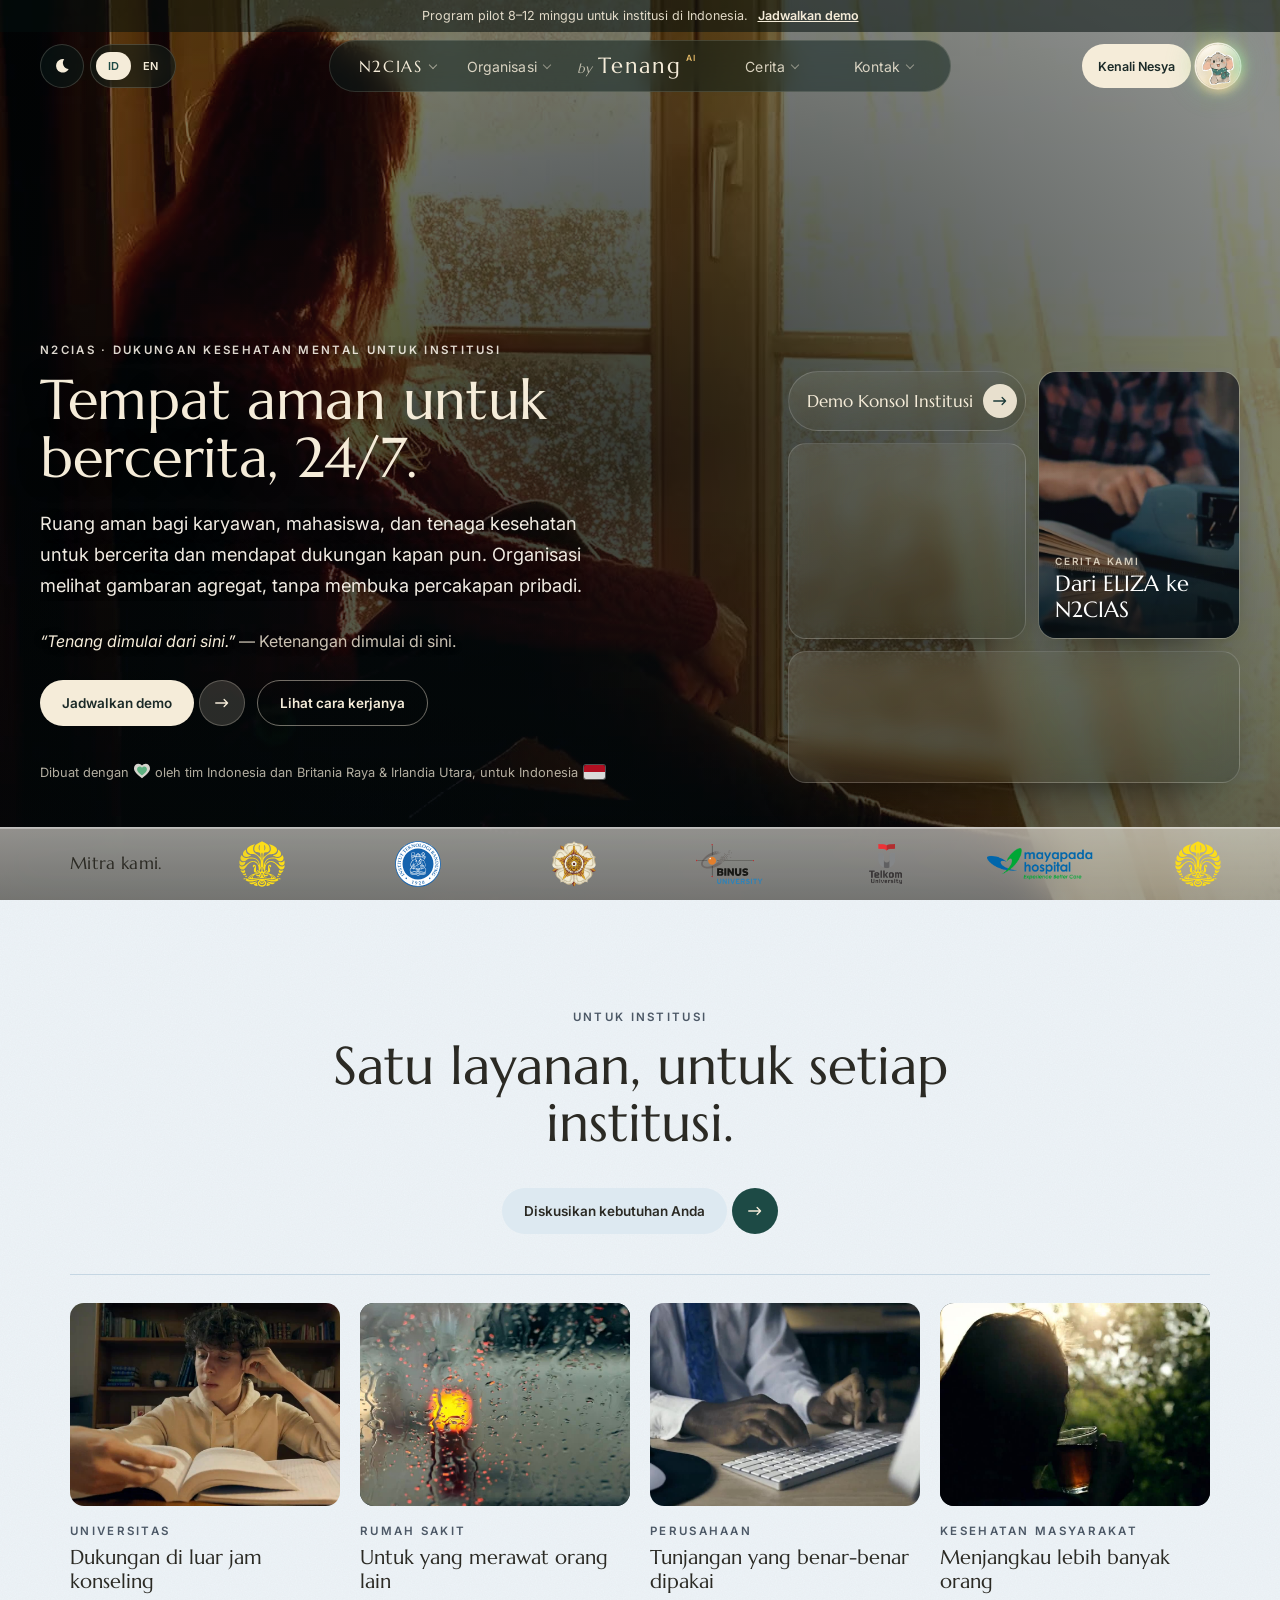
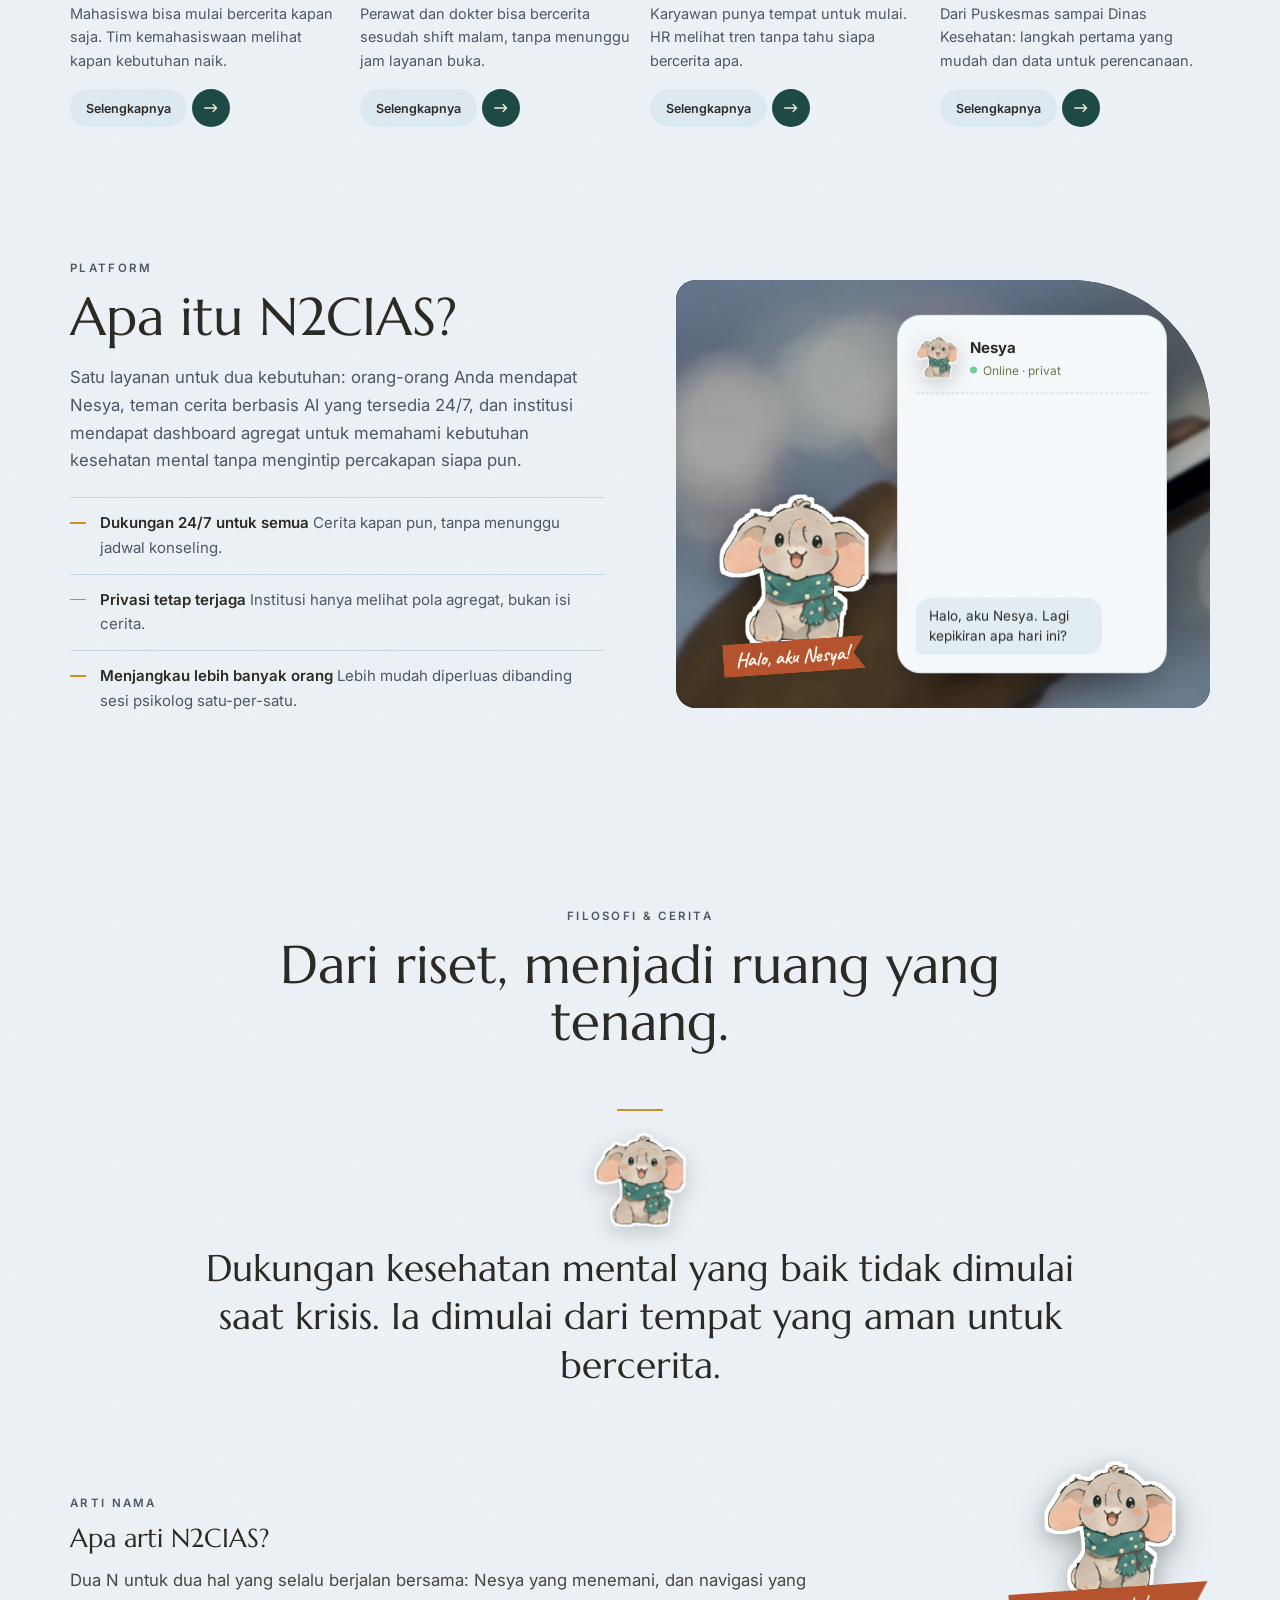
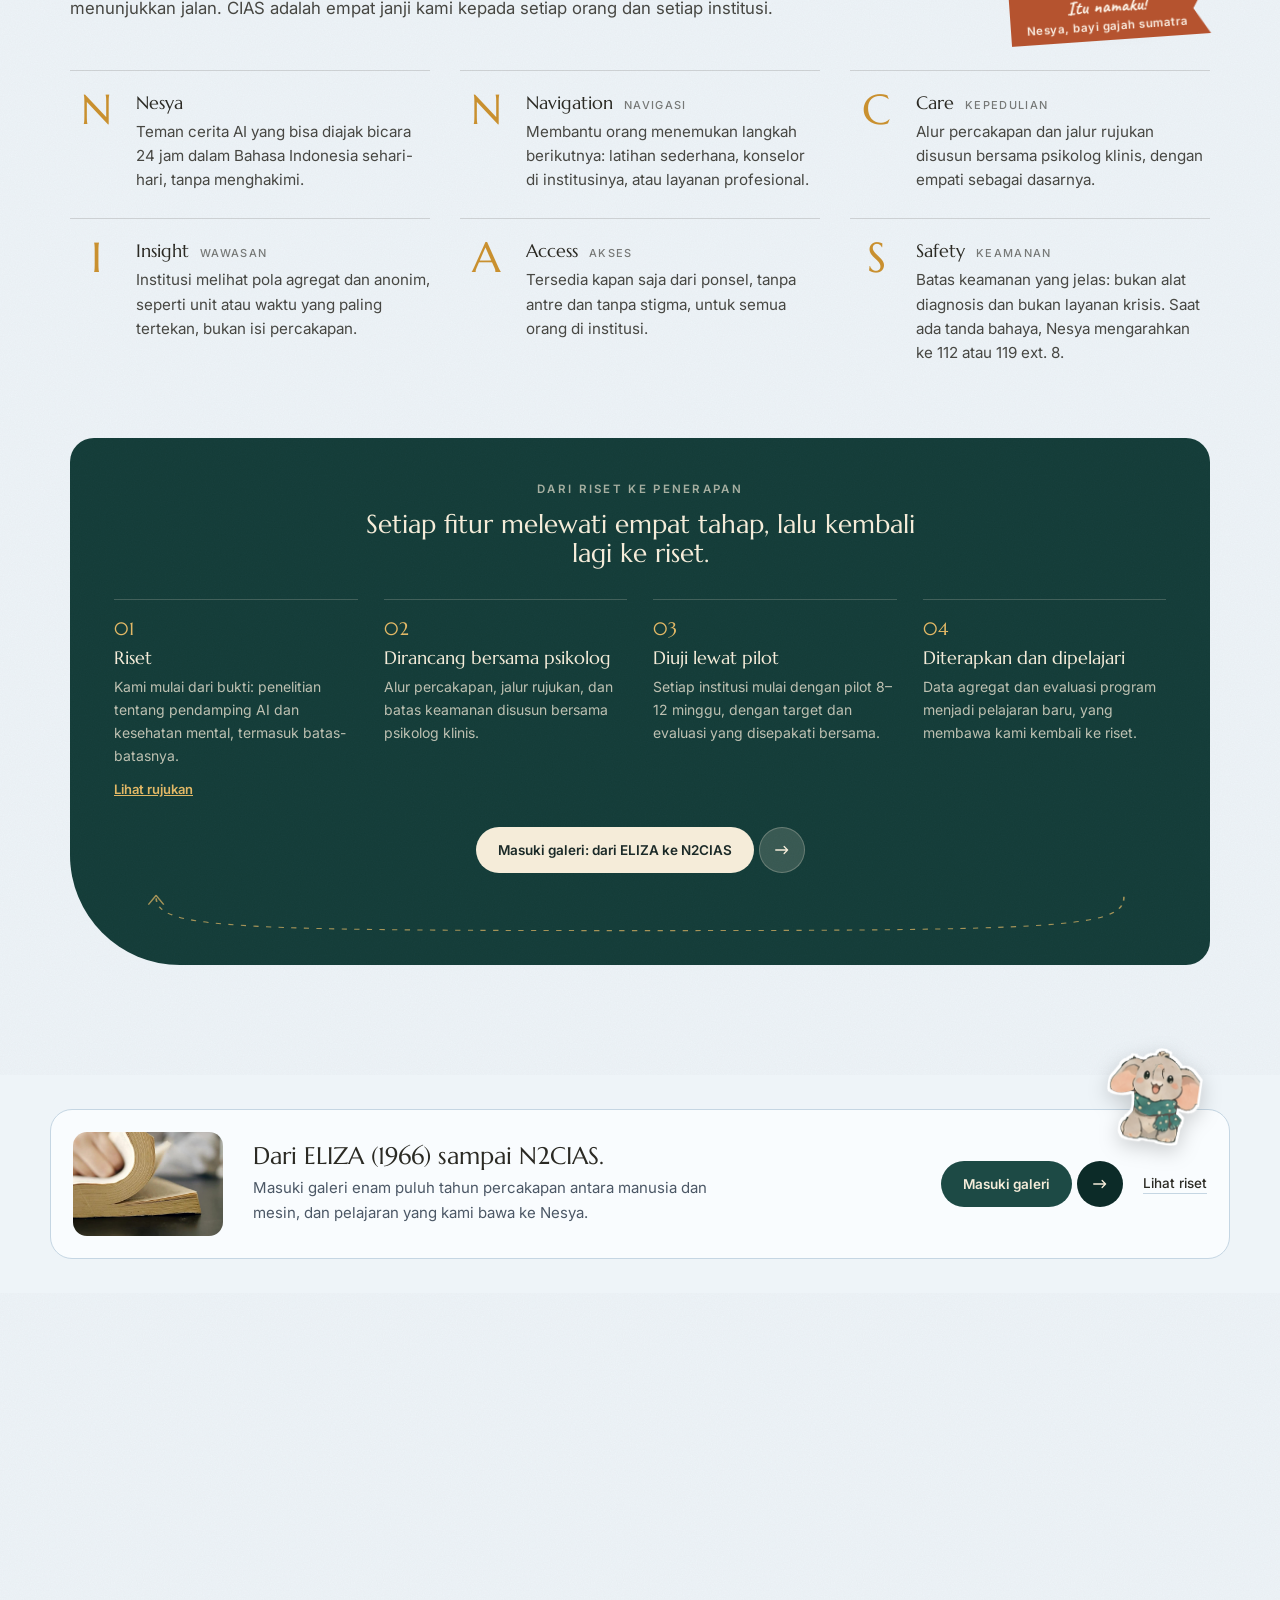
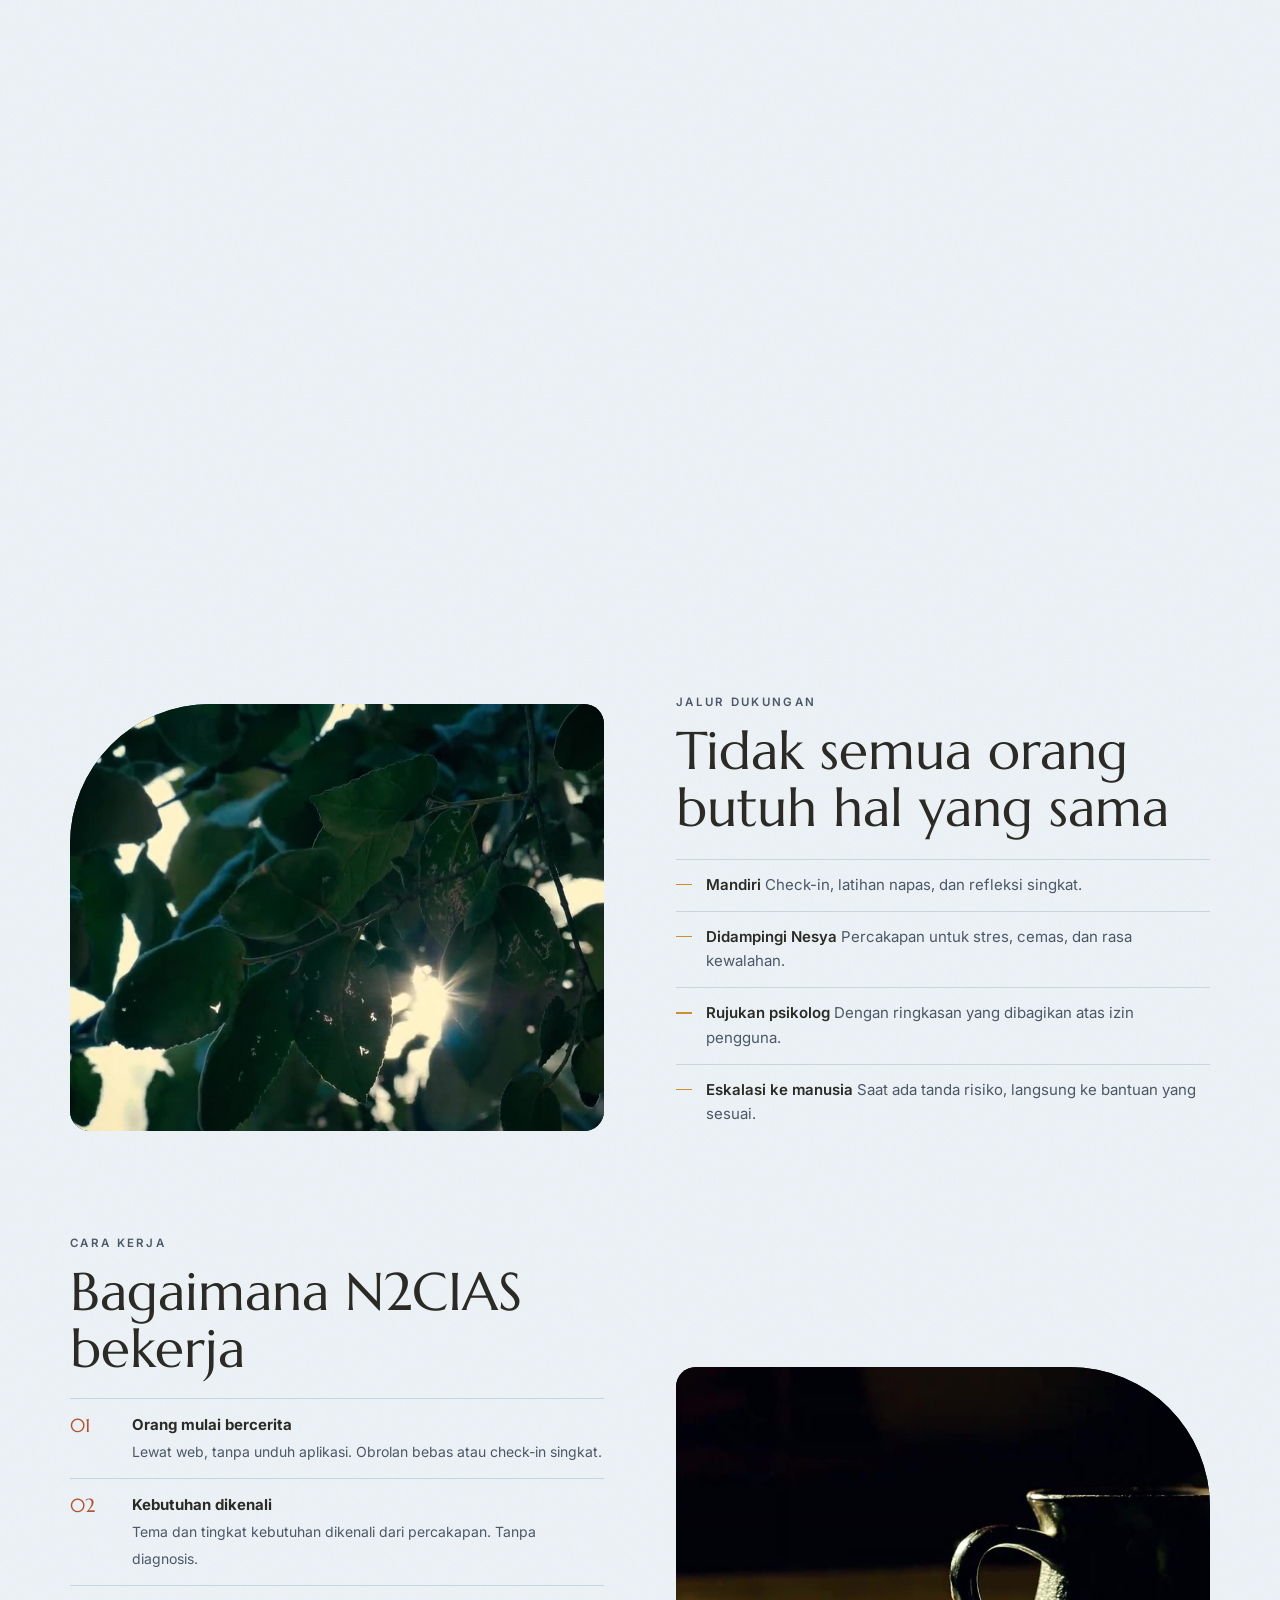
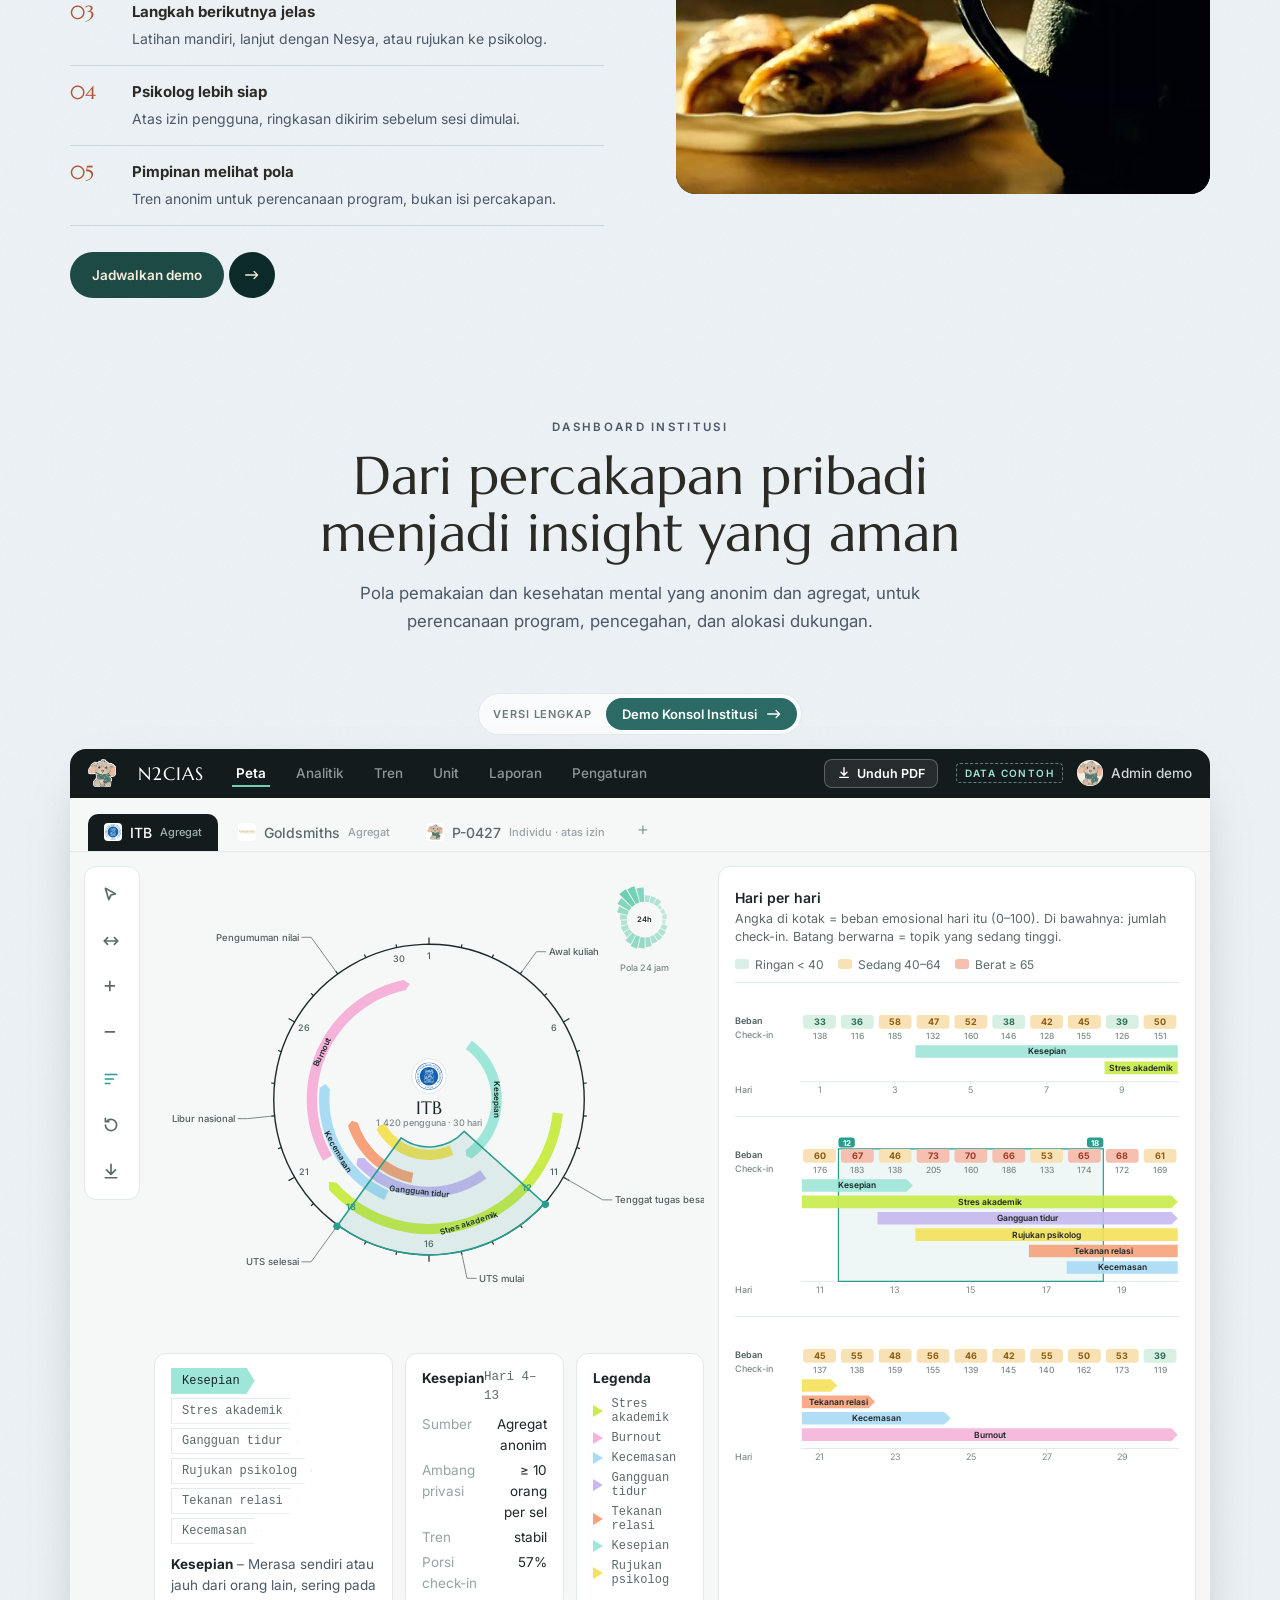
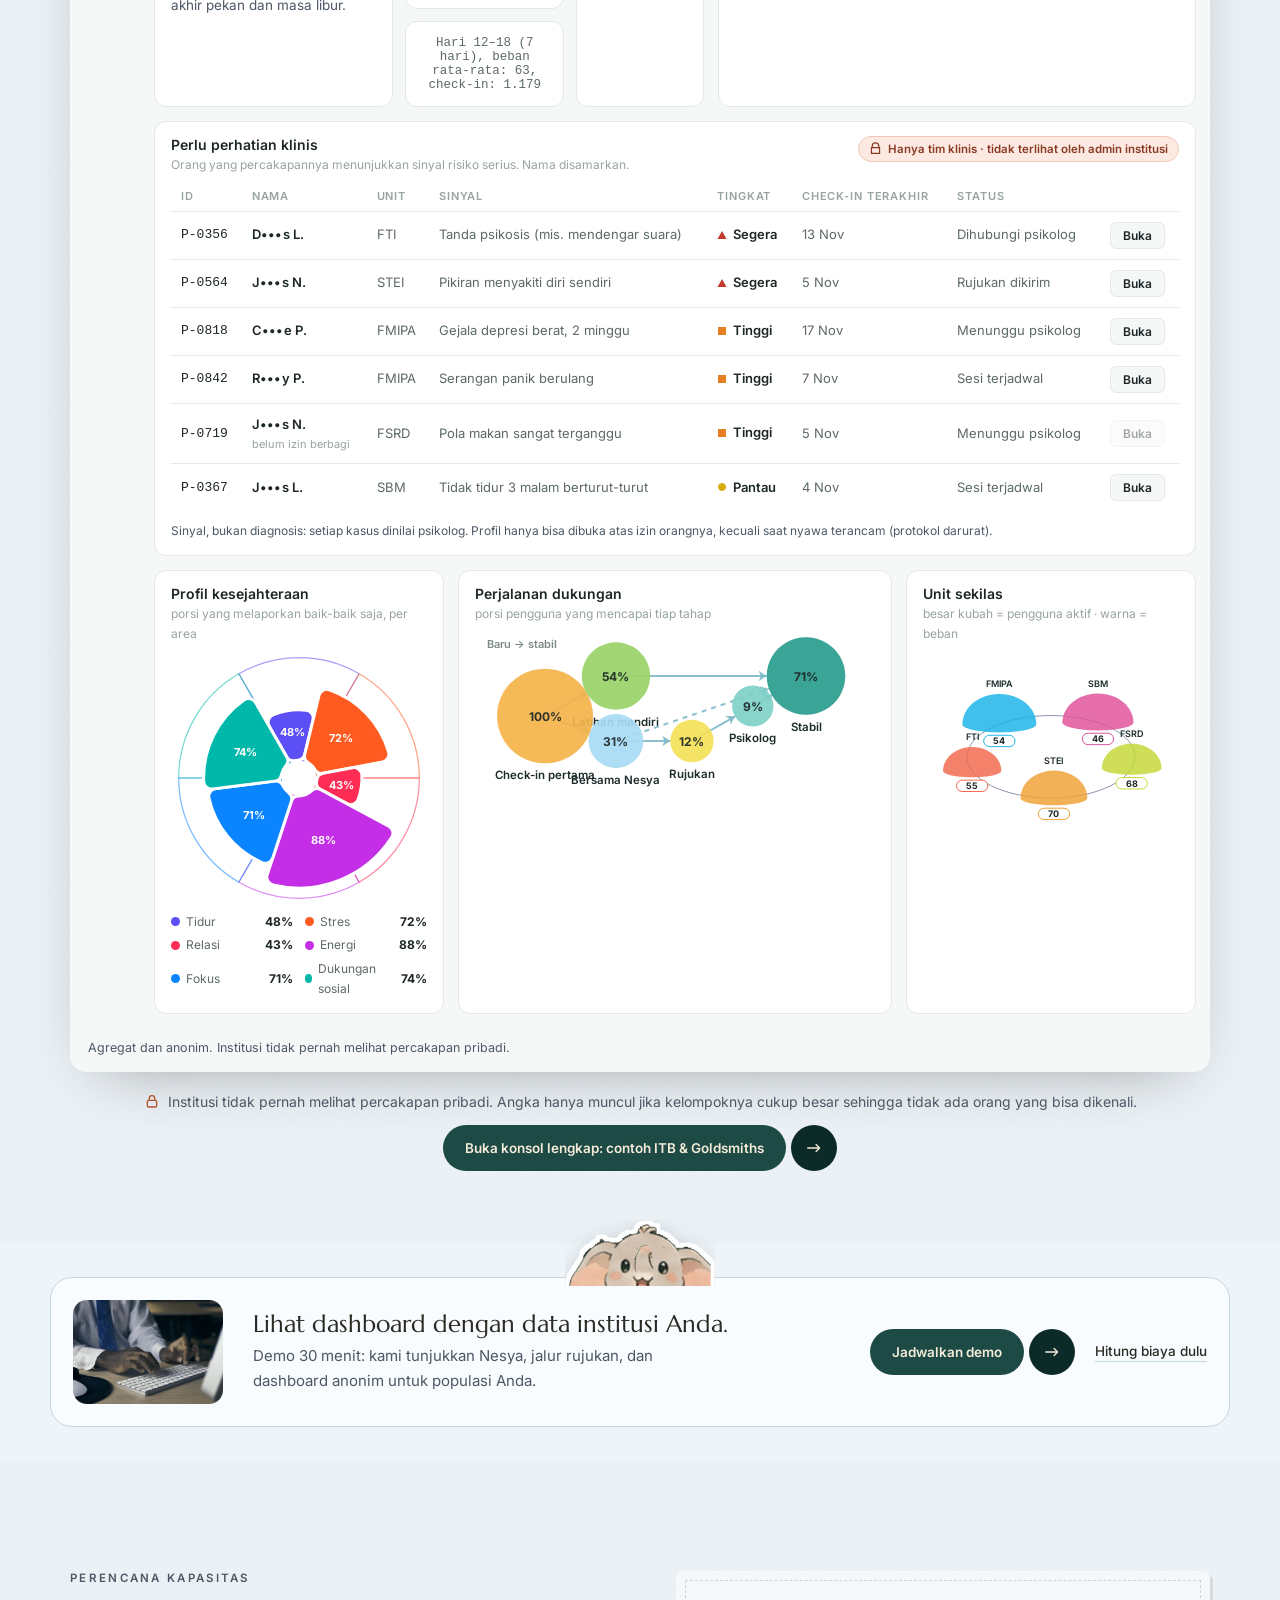
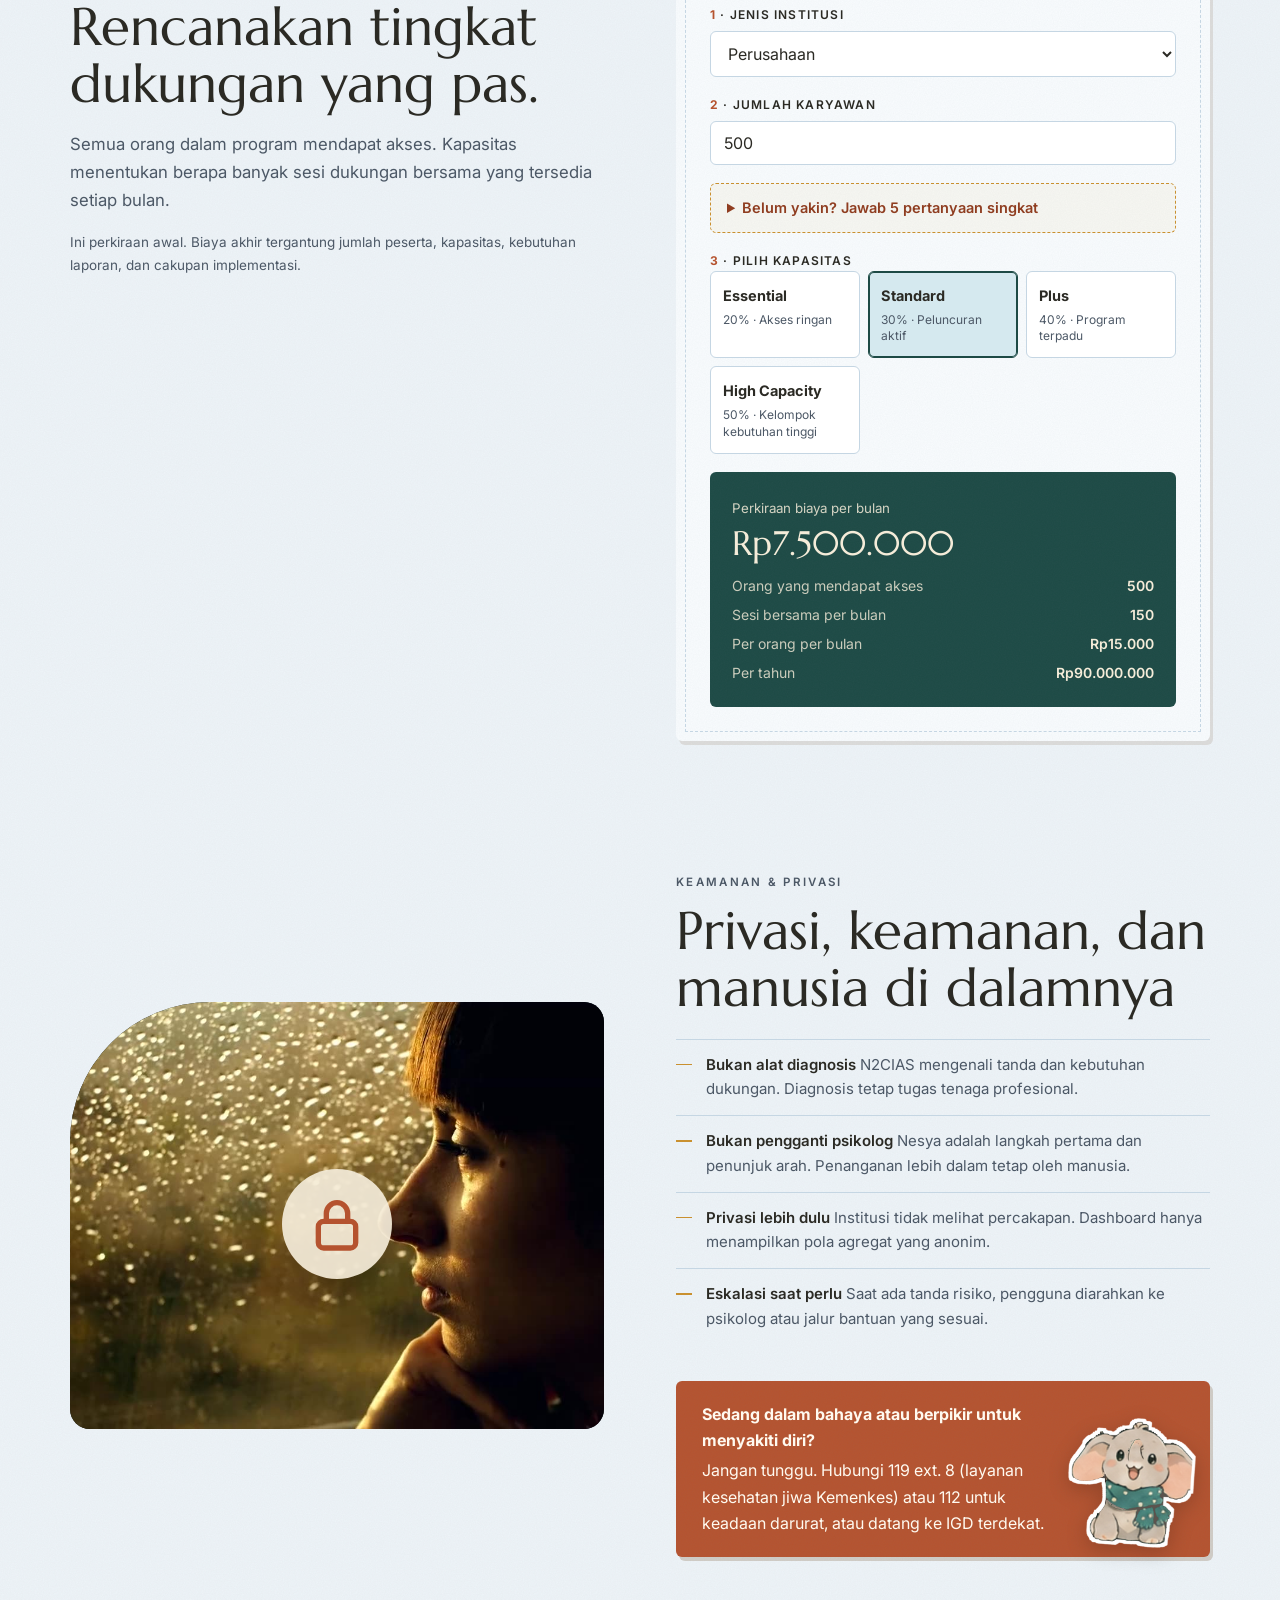
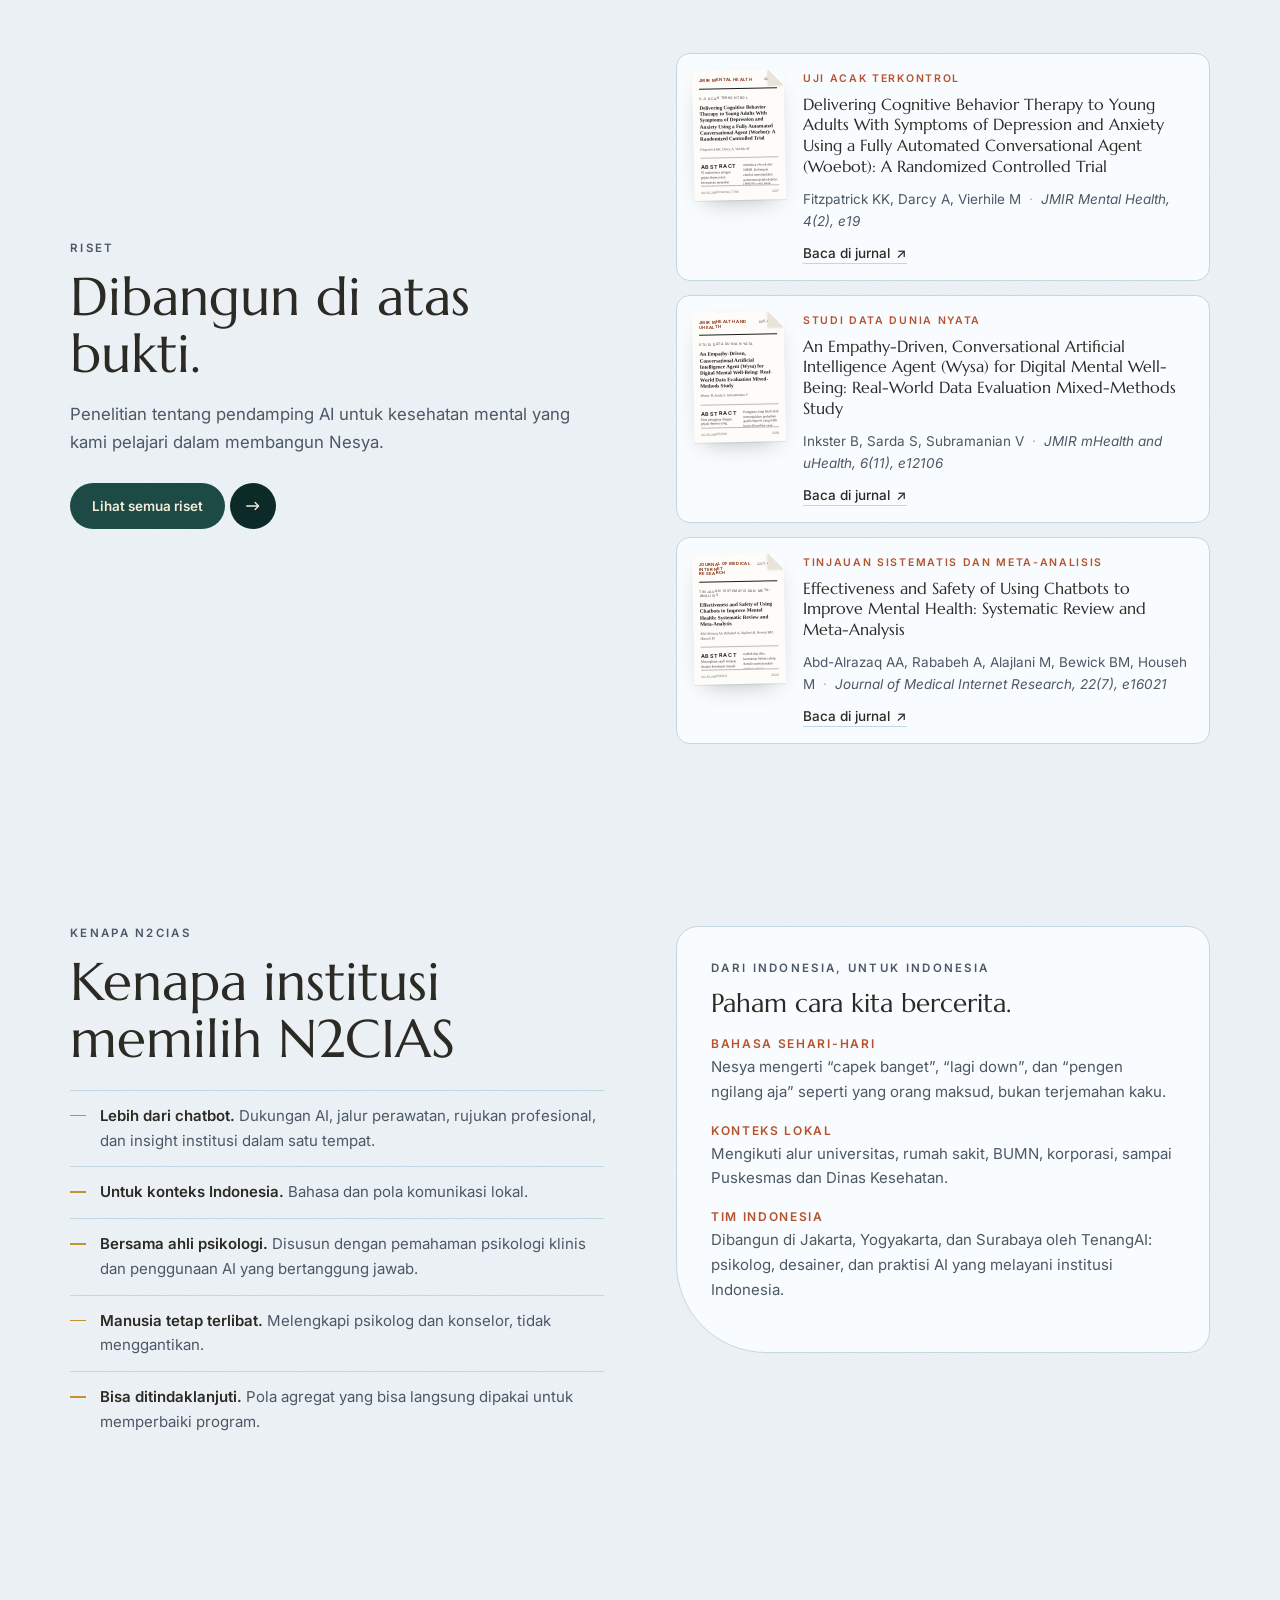
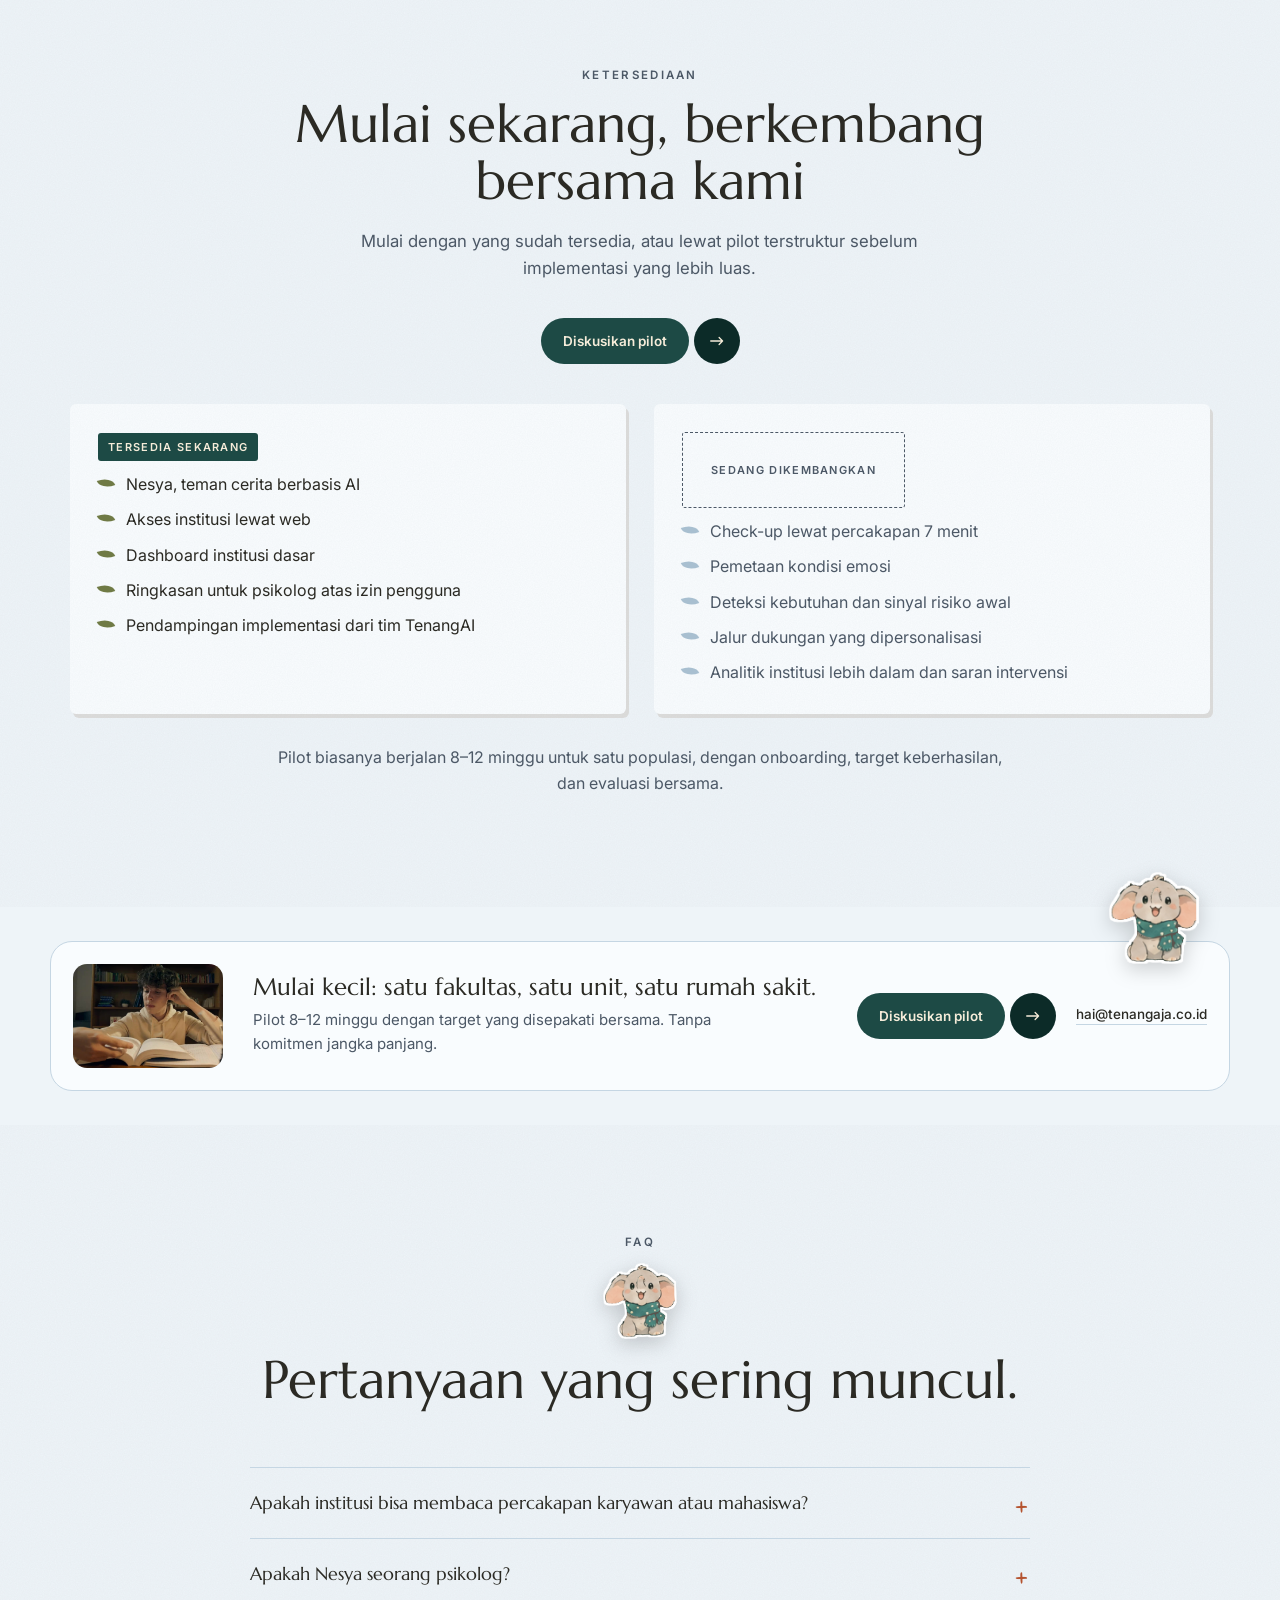
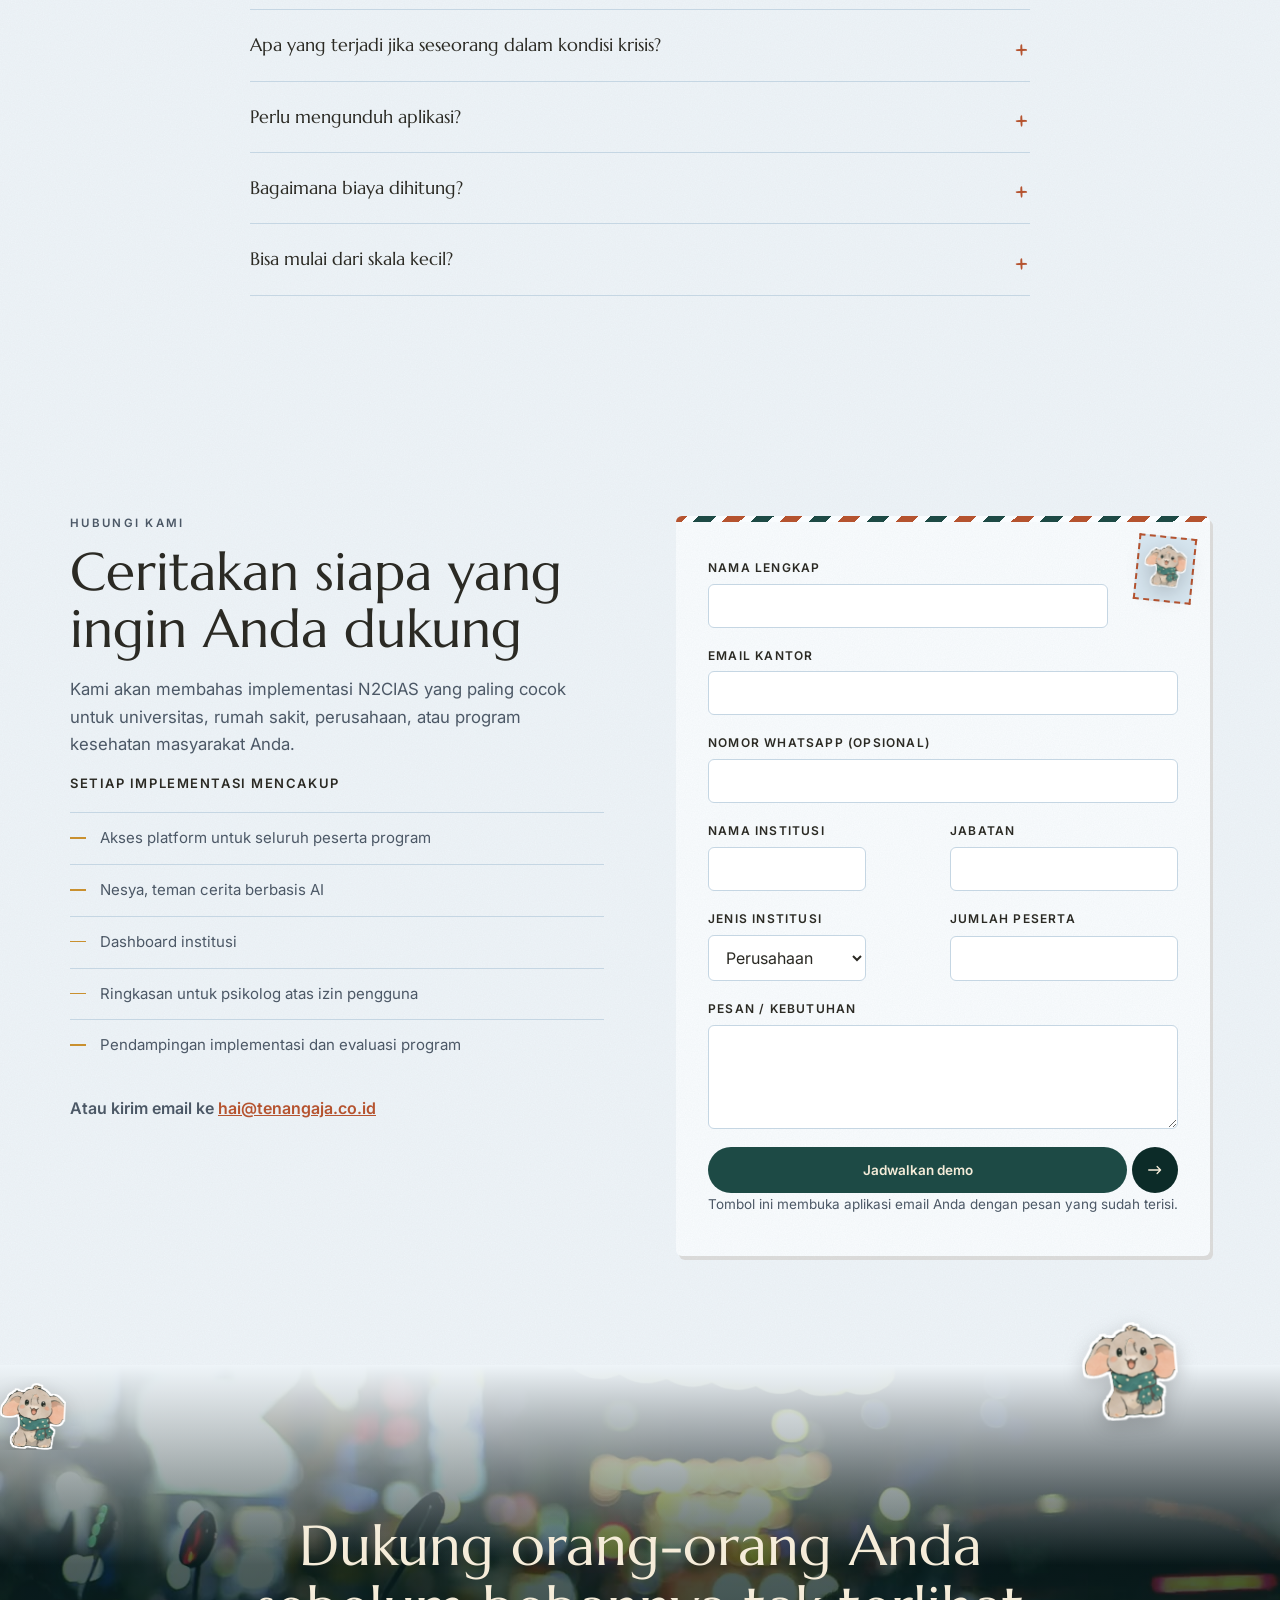
<file: index.html>
<!doctype html>
<html lang="id">
<head>
<meta charset="utf-8">
<meta name="viewport" content="width=device-width, initial-scale=1">
<title>N2CIAS oleh TenangAI · Dukungan kesehatan mental 24/7 untuk institusi</title>
<meta name="description" content="Dibuat di Indonesia. N2CIAS memberi karyawan, mahasiswa, dan tenaga kesehatan dukungan kesehatan mental 24/7 lewat Nesya, dan memberi institusi insight agregat tanpa membuka percakapan pribadi.">
<meta property="og:title" content="N2CIAS oleh TenangAI · Dukungan kesehatan mental 24/7">
<meta property="og:description" content="Tempat aman untuk bercerita, kapan saja. Insight anonim untuk institusi.">
<meta property="og:type" content="website">
<meta name="theme-color" content="#1d4a45">
<meta name="color-scheme" content="light dark">
<link rel="icon" href="assets/favicon.png" type="image/png">
<link rel="apple-touch-icon" href="assets/apple-touch-icon.png">
<link rel="preconnect" href="https://fonts.googleapis.com">
<link rel="preconnect" href="https://fonts.gstatic.com" crossorigin>
<link href="https://fonts.googleapis.com/css2?family=Caveat:wght@500;700&family=Marcellus&family=Inter:wght@400;500;600&display=swap" rel="stylesheet">
<link rel="stylesheet" href="styles.css?v=c06bdaa6">
<script>
  // Set light/dark before the page paints: saved choice first, then the system setting.
  (function () {
    var m = null;
    try { m = localStorage.getItem("mode"); } catch (e) {}
    if (!m) m = window.matchMedia && matchMedia("(prefers-color-scheme: dark)").matches ? "dark" : "light";
    document.documentElement.setAttribute("data-mode", m);
  })();
</script>
<script src="vt.js?v=b88d1577"></script>
</head>
<body>

<!-- Icon sprite -->
<svg width="0" height="0" style="position:absolute" aria-hidden="true">
  <symbol id="spark" viewBox="0 0 20 20"><path d="M10 0C11 7 13 9 20 10C13 11 11 13 10 20C9 13 7 11 0 10C7 9 9 7 10 0Z"/></symbol>
  <symbol id="i-company" viewBox="0 0 64 64"><g fill="none" stroke="currentColor" stroke-width="2.4" stroke-linecap="round" stroke-linejoin="round"><path d="M12 56V14l22-6v48M34 22h18v34M6 56h52"/><path d="M19 20h6M19 29h6M19 38h6M41 30h4M41 39h4M24 56v-8h4v8"/></g></symbol>
  <symbol id="i-hospital" viewBox="0 0 64 64"><g fill="none" stroke="currentColor" stroke-width="2.4" stroke-linecap="round" stroke-linejoin="round"><path d="M10 56V26L32 10l22 16v30M6 56h52"/><path d="M32 24v16M24 32h16"/><path d="M27 56v-8h10v8"/></g></symbol>
  <symbol id="i-university" viewBox="0 0 64 64"><g fill="none" stroke="currentColor" stroke-width="2.4" stroke-linecap="round" stroke-linejoin="round"><path d="M4 24l28-12 28 12-28 12z"/><path d="M16 30v12c0 5 8 9 16 9s16-4 16-9V30"/><path d="M60 24v14"/><circle cx="60" cy="41" r="2.5"/></g></symbol>
  <symbol id="i-public" viewBox="0 0 64 64"><g fill="none" stroke="currentColor" stroke-width="2.4" stroke-linecap="round" stroke-linejoin="round"><circle cx="32" cy="20" r="7"/><circle cx="13" cy="27" r="5.5"/><circle cx="51" cy="27" r="5.5"/><path d="M20 52c0-9 5-16 12-16s12 7 12 16M4 50c0-7 4-12 9-12 3 0 5 1 7 3M60 50c0-7-4-12-9-12-3 0-5 1-7 3"/></g></symbol>
  <symbol id="i-moon" viewBox="0 0 24 24"><path d="M15 3a9 9 0 1 0 6 13A8 8 0 0 1 15 3z" fill="currentColor"/></symbol>
  <symbol id="i-lock" viewBox="0 0 24 24"><g fill="none" stroke="currentColor" stroke-width="2" stroke-linecap="round"><rect x="5" y="11" width="14" height="10" rx="2"/><path d="M8 11V8a4 4 0 0 1 8 0v3"/></g></symbol>
  <symbol id="i-people" viewBox="0 0 24 24"><g fill="none" stroke="currentColor" stroke-width="2" stroke-linecap="round"><circle cx="9" cy="8" r="3.5"/><path d="M2 20c0-4 3-7 7-7s7 3 7 7"/><path d="M16 4.5a3.5 3.5 0 0 1 0 7M18 13c2.5 1 4 3.5 4 7"/></g></symbol>
  <symbol id="i-chat" viewBox="0 0 24 24"><path d="M4 5h16v11H9l-5 4z" fill="none" stroke="currentColor" stroke-width="2" stroke-linejoin="round"/><path d="M8 10h8M8 13h5" stroke="currentColor" stroke-width="2" stroke-linecap="round"/></symbol>
  <symbol id="i-check" viewBox="0 0 24 24"><g fill="none" stroke="currentColor" stroke-width="2" stroke-linecap="round" stroke-linejoin="round"><rect x="5" y="3" width="14" height="18" rx="2"/><path d="M9 3v3h6V3M9 12l2 2 4-4M9 17h6"/></g></symbol>
  <symbol id="i-leaf" viewBox="0 0 24 24"><g fill="none" stroke="currentColor" stroke-width="2" stroke-linecap="round" stroke-linejoin="round"><path d="M5 19C5 10 10 5 20 4c0 10-5 15-14 15z"/><path d="M5 19l8-8"/></g></symbol>
  <symbol id="i-doc" viewBox="0 0 24 24"><g fill="none" stroke="currentColor" stroke-width="2" stroke-linecap="round" stroke-linejoin="round"><path d="M6 3h9l4 4v14H6z"/><path d="M14 3v5h5M9 13h7M9 17h5"/></g></symbol>
  <symbol id="i-chart" viewBox="0 0 24 24"><g fill="none" stroke="currentColor" stroke-width="2" stroke-linecap="round"><path d="M4 20h16M7 16v-4M12 16V7M17 16v-6"/></g></symbol>
  <symbol id="arrow" viewBox="0 0 20 12"><path d="M1 6h17M13 1l5 5-5 5" fill="none" stroke="currentColor" stroke-width="1.8" stroke-linecap="round" stroke-linejoin="round"/></symbol>
</svg>

<a class="skip" href="#main" data-i18n="skip">Langsung ke isi</a>

<header class="nav2" id="nav">
  <div class="bar">
    <span data-i18n="bar.text">Program pilot 8–12 minggu untuk institusi di Indonesia.</span>
    <a href="#demo" data-i18n="bar.link">Jadwalkan demo</a>
  </div>
  <div class="wrap nav2-inner">
    <div class="nav2-side nav2-l">
      <button class="menu-btn" type="button" aria-label="Menu" aria-expanded="false"><span></span><span></span></button>
      <div class="util-pill">
        <button type="button" class="mode-btn" aria-label="Mode gelap / dark mode" aria-pressed="false">
          <svg class="i-moon2" viewBox="0 0 24 24"><path d="M15 3a9 9 0 1 0 6 13A8 8 0 0 1 15 3z" fill="currentColor"/></svg>
          <svg class="i-sun" viewBox="0 0 24 24"><g fill="none" stroke="currentColor" stroke-width="2" stroke-linecap="round"><circle cx="12" cy="12" r="4.5"/><path d="M12 2v2.5M12 19.5V22M2 12h2.5M19.5 12H22M4.9 4.9l1.8 1.8M17.3 17.3l1.8 1.8M4.9 19.1l1.8-1.8M17.3 6.7l1.8-1.8"/></g></svg>
        </button>
        <div class="lang" role="group" aria-label="Bahasa / Language">
          <button type="button" data-lang="id" aria-pressed="true">ID</button>
          <button type="button" data-lang="en" aria-pressed="false">EN</button>
        </div>
      </div>
    </div>
    <a href="#top" class="brand brand-m wm" aria-label="TenangAI"><span class="wm-t"><i class="wm-by">by</i><span class="wm-word">Tenang</span><sup>AI</sup></span><span class="wm-n2" aria-hidden="true">N2CIAS</span></a>
    <div class="nav2-pill">
      <nav class="nav-links nav-links-l" aria-label="Utama">
        <div class="dd"><button type="button" class="dd-btn dd-n2" aria-expanded="false"><span>N2CIAS</span></button><div class="dd-menu mega"><div class="mm-headbox"><div class="mm-head" data-i18n="mm.n2.h">Kenali N2CIAS</div><button type="button" class="n2-what" aria-expanded="false" aria-controls="n2-mean-mm"><span data-i18n="n2.what">Apa arti N2CIAS?</span><svg class="n2-chev" viewBox="0 0 10 6" aria-hidden="true"><path d="M1 1l4 4 4-4" fill="none" stroke="currentColor" stroke-width="1.4" stroke-linecap="round" stroke-linejoin="round"/></svg></button><p class="n2-mean n2-mean-mm" id="n2-mean-mm"><b>N</b>esya &amp; <b>N</b>avigation<br><b>C</b>are · <b>I</b>nsight · <b>A</b>ccess · <b>S</b>afety<br><a class="n2-more" href="#n2-name" data-i18n="n2.more">Selengkapnya</a></p></div><div class="mm-body"><div class="mm-col"><img src="assets/film/platform.jpg" alt="" loading="lazy"><span class="mm-eyebrow" data-i18n="mm.plat">Platform</span><b class="mm-title" data-i18n="mm.plat.t">Untuk setiap orang</b><div class="mm-links"><a href="#platform" data-i18n="n2.about">Tentang N2CIAS</a><a href="#toolkit" data-i18n="tool.eyebrow">Fitur</a><a href="#how-it-works" data-i18n="nav.how2">Cara kerja</a><a href="#dashboard">Dashboard</a><a href="dashboard.html" data-i18n="nav.console">Demo Konsol Institusi</a><a href="#safety" data-i18n="nav.safety">Keamanan</a></div></div><div class="mm-col"><img src="assets/film/safety.jpg" alt="" loading="lazy"><span class="mm-eyebrow" data-i18n="mm.cr">Clinical Research</span><b class="mm-title" data-i18n="mm.cr.t">Riset & bukti</b><div class="mm-links"><a href="research.html" data-i18n="rp.kicker">Riset & publikasi</a><a href="galeri.html" data-i18n="n2.story">Dari ELIZA ke N2CIAS</a><a href="research.html#team" data-i18n="rp.t.title">Tim klinis</a></div></div><div class="mm-col"><img src="assets/film/tea.jpg" alt="" loading="lazy"><span class="mm-eyebrow" data-i18n="mm.prog">Program</span><b class="mm-title" data-i18n="mm.prog.t">Mulai dengan pilot</b><div class="mm-links"><a href="#pilot" data-i18n="mm.pilot">Pilot 8–12 minggu</a><a href="#coverage" data-i18n="plan.kicker">Perencana kapasitas</a><a href="#faq">FAQ</a></div></div></div><div class="mm-foot"><a href="#demo" data-i18n="cta.demo">Jadwalkan demo</a><a href="mailto:hai@tenangaja.co.id">hai@tenangaja.co.id</a></div></div></div>
        <div class="dd"><button type="button" class="dd-btn" aria-expanded="false"><span data-i18n="nav.org">Organisasi</span></button><div class="dd-menu mega"><div class="mm-head" data-i18n="mm.org.h">Untuk institusi Anda</div><div class="mm-body"><a class="mm-card" href="universitas.html"><img src="assets/film/uni.jpg" alt="" loading="lazy"><span class="mm-eyebrow" data-i18n="mm.u.e">Kampus</span><b class="mm-title" data-i18n="type.university">Universitas</b></a><a class="mm-card" href="rumah-sakit.html"><img src="assets/film/rain.jpg" alt="" loading="lazy"><span class="mm-eyebrow" data-i18n="mm.h.e">Shift malam</span><b class="mm-title" data-i18n="type.hospital">Rumah sakit</b></a><a class="mm-card" href="perusahaan.html"><img src="assets/film/company.jpg" alt="" loading="lazy"><span class="mm-eyebrow" data-i18n="mm.c.e">Tempat kerja</span><b class="mm-title" data-i18n="type.company">Perusahaan</b></a><a class="mm-card" href="kesehatan-masyarakat.html"><img src="assets/film/public.jpg" alt="" loading="lazy"><span class="mm-eyebrow" data-i18n="mm.p.e">Puskesmas & Dinkes</span><b class="mm-title" data-i18n="type.public">Kesehatan masyarakat</b></a></div><div class="mm-foot"><a href="#use-cases" data-i18n="mm.org.all">Semua institusi</a><a href="#coverage" data-i18n="plan.kicker">Perencana kapasitas</a></div></div></div>
      </nav>
      <a href="#top" class="brand wm" aria-label="TenangAI"><span class="wm-t"><i class="wm-by">by</i><span class="wm-word">Tenang</span><sup>AI</sup></span><span class="wm-n2" aria-hidden="true">N2CIAS</span></a>
      <nav class="nav-links nav-links-r" aria-label="Lainnya">
        <div class="dd"><button type="button" class="dd-btn" aria-expanded="false"><span data-i18n="nav.story">Cerita</span></button><div class="dd-menu mega"><div class="mm-head" data-i18n="mm.st.h">Cerita kami</div><div class="mm-body"><a class="mm-card" href="#story"><img src="assets/film/leaves.jpg" alt="" loading="lazy"><span class="mm-eyebrow" data-i18n="mm.s1.e">Filosofi</span><b class="mm-title" data-i18n="mm.s1.t">Dari riset, menjadi ruang yang tenang</b></a><a class="mm-card" href="galeri.html"><img src="assets/film/rain.jpg" alt="" loading="lazy"><span class="mm-eyebrow" data-i18n="mm.s2.e">Galeri</span><b class="mm-title" data-i18n="n2.story">Dari ELIZA ke N2CIAS</b></a><a class="mm-card" href="research.html"><img src="assets/film/night.jpg" alt="" loading="lazy"><span class="mm-eyebrow" data-i18n="mm.s3.e">Bukti</span><b class="mm-title" data-i18n="rp.kicker">Riset & publikasi</b></a></div><div class="mm-foot"><a href="#why" data-i18n="id.kicker">Dari Indonesia, untuk Indonesia</a></div></div></div>
        <div class="dd"><button type="button" class="dd-btn" aria-expanded="false"><span data-i18n="nav.contact">Kontak</span></button><div class="dd-menu mega"><div class="mm-head" data-i18n="mm.ct.h">Mari bicara</div><div class="mm-body"><a class="mm-card" href="#demo"><img src="assets/film/night.jpg" alt="" loading="lazy"><span class="mm-eyebrow" data-i18n="mm.ct1.e">30 menit</span><b class="mm-title" data-i18n="cta.demo">Jadwalkan demo</b></a><a class="mm-card" href="#pilot"><img src="assets/film/tea.jpg" alt="" loading="lazy"><span class="mm-eyebrow" data-i18n="mm.ct2.e">8–12 minggu</span><b class="mm-title" data-i18n="cta.pilot">Diskusikan pilot</b></a><a class="mm-card" href="#faq"><img src="assets/film/safety.jpg" alt="" loading="lazy"><span class="mm-eyebrow" data-i18n="mm.ct3.e">Jawaban cepat</span><b class="mm-title">FAQ</b></a></div><div class="mm-foot"><a href="mailto:hai@tenangaja.co.id">hai@tenangaja.co.id</a></div></div></div>
      </nav>
      <div class="drawer-foot">
        <button type="button" class="mode-btn" aria-label="Mode gelap / dark mode" aria-pressed="false">
          <svg class="i-moon2" viewBox="0 0 24 24"><path d="M15 3a9 9 0 1 0 6 13A8 8 0 0 1 15 3z" fill="currentColor"/></svg>
          <svg class="i-sun" viewBox="0 0 24 24"><g fill="none" stroke="currentColor" stroke-width="2" stroke-linecap="round"><circle cx="12" cy="12" r="4.5"/><path d="M12 2v2.5M12 19.5V22M2 12h2.5M19.5 12H22M4.9 4.9l1.8 1.8M17.3 17.3l1.8 1.8M4.9 19.1l1.8-1.8M17.3 6.7l1.8-1.8"/></g></svg>
        </button>
        <a href="#platform" class="pbtn pbtn-light meet-btn"><span class="pbtn-t" data-i18n="hb.cat">Kenali Nesya</span><span class="pbtn-i meet-i"><img src="assets/nesya/tilt-4.png" alt=""></span></a>
        <a href="#demo" class="pbtn pbtn-light"><span class="pbtn-t" data-i18n="cta.demo">Jadwalkan demo</span><span class="pbtn-i"><svg width="14" height="10"><use href="#arrow"/></svg></span></a>
      </div>
    </div>
    <div class="nav2-side nav2-r">
      
      <a href="#platform" class="pbtn pbtn-sm pbtn-light demo-btn meet-btn"><span class="pbtn-t" data-i18n="hb.cat">Kenali Nesya</span><span class="pbtn-i meet-i"><img src="assets/nesya/tilt-4.png" alt="" class="bob"></span></a>
      <div class="lang lang-m" role="group" aria-label="Bahasa / Language">
        <button type="button" data-lang="id" aria-pressed="true">ID</button>
        <button type="button" data-lang="en" aria-pressed="false">EN</button>
      </div>
    </div>
  </div>
</header>

<main id="main">

<!-- HERO: full-bleed illustrated scene, headline bottom-left -->
<section class="hero2" id="top">
  <div class="hero2-bg" aria-hidden="true">
    <video class="hero2-video" autoplay muted loop playsinline preload="auto" poster="assets/film/hero.jpg?v=7af32c7a"><source src="assets/film/hero.mp4?v=7af32c7a" type="video/mp4"></video>
    <div class="hero2-shade"></div>
  </div>
  <div class="hero-peeks">
    <div class="hb">
      <a class="hb-pill" href="dashboard.html"><span data-i18n="pk.title">Demo Konsol Institusi</span><span class="hb-i" aria-hidden="true"><svg width="14" height="10"><use href="#arrow"/></svg></span></a>
      <a class="hb-tile hero-dash" href="dashboard.html" aria-label="Demo Konsol Institusi"><span class="pk-body hb-wheel"></span></a>
      <a class="hb-story" href="galeri.html"><video data-film muted loop playsinline preload="none" poster="assets/film/gallery/r0.jpg"><source src="assets/film/gallery/r0.mp4" type="video/mp4"></video><span class="hb-st"><small data-i18n="hb.story.e">Cerita kami</small><b data-i18n="n2.story">Dari ELIZA ke N2CIAS</b></span></a>
      <a class="hb-wide" href="dashboard.html" aria-label="Demo Konsol Institusi"><span class="pk-body hb-days"></span></a>
    </div>
  </div>
  <script>(function(){var w=document.querySelector('.hero-peeks'),c=w&&w.querySelector('.hb'),h=document.querySelector('.hero2');if(!c)return;
  /* the strip of partner logos sits over the hero's bottom edge: copy and cards both rest the same distance above it */
  function fit(){var p=document.querySelector('.partners-pin');if(p&&h)h.style.setProperty('--strip',p.offsetHeight+'px');w.classList.remove('pk-off');if(getComputedStyle(w).display==='none')return;
  var r=c.getBoundingClientRect(),hit=false;document.querySelectorAll('.hero2-copy > *').forEach(function(e){var b=e.getBoundingClientRect();if(b.width&&b.left<r.right+32&&b.right>r.left-32&&b.top<r.bottom&&b.bottom>r.top)hit=true;});if(hit)w.classList.add('pk-off');}
  addEventListener('resize',fit);addEventListener('load',fit);if(document.fonts)document.fonts.ready.then(fit);document.addEventListener('langchange',function(){setTimeout(fit,50);});fit();setTimeout(fit,1500);})();</script>
  <div class="wrap hero2-grid hero2-center">
    <div class="hero2-copy">
      <p class="eyebrow2 hero-eyebrow"><button type="button" class="he-n2" aria-expanded="false" aria-controls="n2-mean-hero" aria-label="N2CIAS: arti nama">N2CIAS<svg class="he-chev" viewBox="0 0 10 6" aria-hidden="true"><path d="M1 1l4 4 4-4" fill="none" stroke="currentColor" stroke-width="1.4" stroke-linecap="round" stroke-linejoin="round"/></svg></button><span class="n2-mean n2-mean-hero" id="n2-mean-hero"><b>N</b>esya &amp; <b>N</b>avigation · <b>C</b>are · <b>I</b>nsight · <b>A</b>ccess · <b>S</b>afety <a class="n2-more" href="#n2-name" data-i18n="n2.more">Selengkapnya</a></span><span class="he-dot" aria-hidden="true"> · </span><span class="he-t" data-i18n="hero.label">dukungan kesehatan mental untuk institusi</span></p>
      <h1 class="h1"><span data-i18n="hero.t1">Tempat aman untuk bercerita,</span> <span class="nw">24/7.</span></h1>
      <p class="hero2-lead" data-i18n="hero.lead">Ruang aman bagi karyawan, mahasiswa, dan tenaga kesehatan untuk bercerita dan mendapat dukungan kapan pun. Organisasi melihat gambaran agregat, tanpa membuka percakapan pribadi.</p>
      <p class="hero-motto"><span class="hm-q">&ldquo;Tenang dimulai dari sini.&rdquo;</span> <span class="hm-t">&mdash; <span data-i18n="hero.motto">Ketenangan dimulai di sini.</span></span></p>
      <div class="pbtn-row">
        <a href="#demo" class="pbtn pbtn-light"><span class="pbtn-t" data-i18n="cta.demo">Jadwalkan demo</span><span class="pbtn-i"><svg width="14" height="10"><use href="#arrow"/></svg></span></a>
        <a href="#how-it-works" class="pbtn pbtn-ghost"><span class="pbtn-t" data-i18n="cta.how">Lihat cara kerjanya</span></a>
      </div>
      <a class="hero-story" href="galeri.html">
        <span class="hs-thumb"><video data-film muted loop playsinline preload="none" poster="assets/film/gallery/r0.jpg"><source src="assets/film/gallery/r0.mp4" type="video/mp4"></video></span>
        <span class="hs-txt"><small data-i18n="hb.story.e">Cerita kami</small><b data-i18n="n2.story">Dari ELIZA ke N2CIAS</b></span>
        <span class="hs-i" aria-hidden="true"><svg width="14" height="10"><use href="#arrow"/></svg></span>
      </a>
      <p class="made-with"><span data-i18n="mw.a">Dibuat dengan</span> <span class="mw-hearts" aria-hidden="true"><svg class="mw-heart h-green" viewBox="0 0 24 22"><path d="M12 21C5 15.5 1 11.7 1 7.2 1 3.7 3.7 1 7 1c2 0 3.8 1 5 2.6C13.2 2 15 1 17 1c3.3 0 6 2.7 6 6.2 0 4.5-4 8.3-11 13.8z"/></svg><svg class="mw-heart h-white" viewBox="0 0 24 22"><path d="M12 21C5 15.5 1 11.7 1 7.2 1 3.7 3.7 1 7 1c2 0 3.8 1 5 2.6C13.2 2 15 1 17 1c3.3 0 6 2.7 6 6.2 0 4.5-4 8.3-11 13.8z"/></svg><i></i><i></i><i></i></span> <span data-i18n="mw.b">oleh tim Indonesia dan Britania Raya &amp; Irlandia Utara, untuk Indonesia</span> <span class="mw-flags"><svg class="flag" viewBox="0 0 30 20" role="img" aria-label="Indonesia"><rect width="30" height="10" fill="#ce1126"/><rect y="10" width="30" height="10" fill="#fff"/></svg></span></p>
      <ul class="proof proof-light">
        <li><b>24/7</b><span data-i18n="proof.1">akses untuk semua peserta</span></li>
        <li><b>0</b><span data-i18n="proof.2">percakapan dibuka ke institusi</span></li>
        <li><b>8–12</b><span data-i18n="proof.3">minggu untuk pilot pertama</span></li>
      </ul>
      
    </div>
    
    </div>

<!-- PARTNERS: moving logo carousel -->
<div class="logos partners-home partners-pin" aria-labelledby="logos-label">
  <div class="wrap logos-inner reveal">
    <p class="eyebrow2" data-i18n="logos.label">Bekerja bersama institusi di Indonesia</p>
    <h2 class="h2 center" id="logos-label" data-i18n="partners.title">Mitra kami.</h2>
  </div>
  <div class="marquee">
    <ul class="marquee-track"><li><img src="assets/logos/ui.svg" alt="Universitas Indonesia"></li><li><img src="assets/logos/itb.svg" alt="Institut Teknologi Bandung"></li><li><img src="assets/logos/ugm.png" alt="Universitas Gadjah Mada"></li><li><img src="assets/logos/binus.svg" alt="BINUS University"></li><li><img src="assets/logos/telkom.png" alt="Telkom University"></li><li><img src="assets/logos/mayapada.png" alt="Mayapada Hospital"></li><li aria-hidden="true"><img src="assets/logos/ui.svg" alt=""></li><li aria-hidden="true"><img src="assets/logos/itb.svg" alt=""></li><li aria-hidden="true"><img src="assets/logos/ugm.png" alt=""></li><li aria-hidden="true"><img src="assets/logos/binus.svg" alt=""></li><li aria-hidden="true"><img src="assets/logos/telkom.png" alt=""></li><li aria-hidden="true"><img src="assets/logos/mayapada.png" alt=""></li></ul>
  </div>
</div>
<!-- /PARTNERS -->
</section>







<!-- ORGANISATIONS: four cards (Bija "stories" row) -->
<section class="ed ed-light" id="use-cases">
  <div class="wrap">
    <div class="ed-head reveal">
      <div>
        <p class="eyebrow2" data-i18n="org.eyebrow">Untuk institusi</p>
        <h2 class="h2" data-i18n="org.home.title">Satu layanan, untuk setiap institusi.</h2>
      </div>
      <div class="ed-head-side">
        <a href="#demo" class="pbtn pbtn-soft"><span class="pbtn-t" data-i18n="org.all">Diskusikan kebutuhan Anda</span><span class="pbtn-i"><svg width="14" height="10"><use href="#arrow"/></svg></span></a>
      </div>
    </div>
    <div class="card4">
      <a class="c4 reveal" href="universitas.html">
        <span class="c4-media"><video class="film" data-film muted loop playsinline preload="none" poster="assets/film/uni.jpg"><source src="assets/film/uni.mp4" type="video/mp4"></video></span>
        <span class="eyebrow2" data-i18n="type.university">Universitas</span>
        <b class="c4-t" data-i18n="card.uni.t">Dukungan di luar jam konseling</b>
        <span class="c4-b" data-i18n="card.uni.b">Mahasiswa bisa mulai bercerita kapan saja. Tim kemahasiswaan melihat kapan kebutuhan naik.</span>
        <span class="pbtn pbtn-soft pbtn-sm"><span class="pbtn-t" data-i18n="card.more">Selengkapnya</span><span class="pbtn-i"><svg width="14" height="10"><use href="#arrow"/></svg></span></span>
      </a>
      <a class="c4 reveal" href="rumah-sakit.html">
        <span class="c4-media"><video class="film" data-film muted loop playsinline preload="none" poster="assets/film/rain.jpg"><source src="assets/film/rain.mp4" type="video/mp4"></video></span>
        <span class="eyebrow2" data-i18n="type.hospital">Rumah sakit</span>
        <b class="c4-t" data-i18n="card.hos.t">Untuk yang merawat orang lain</b>
        <span class="c4-b" data-i18n="card.hos.b">Perawat dan dokter bisa bercerita sesudah shift malam, tanpa menunggu jam layanan buka.</span>
        <span class="pbtn pbtn-soft pbtn-sm"><span class="pbtn-t" data-i18n="card.more">Selengkapnya</span><span class="pbtn-i"><svg width="14" height="10"><use href="#arrow"/></svg></span></span>
      </a>
      <a class="c4 reveal" href="perusahaan.html">
        <span class="c4-media"><video class="film" data-film muted loop playsinline preload="none" poster="assets/film/company.jpg"><source src="assets/film/company.mp4" type="video/mp4"></video></span>
        <span class="eyebrow2" data-i18n="type.company">Perusahaan</span>
        <b class="c4-t" data-i18n="card.com.t">Tunjangan yang benar-benar dipakai</b>
        <span class="c4-b" data-i18n="card.com.b">Karyawan punya tempat untuk mulai. HR melihat tren tanpa tahu siapa bercerita apa.</span>
        <span class="pbtn pbtn-soft pbtn-sm"><span class="pbtn-t" data-i18n="card.more">Selengkapnya</span><span class="pbtn-i"><svg width="14" height="10"><use href="#arrow"/></svg></span></span>
      </a>
      <a class="c4 reveal" href="kesehatan-masyarakat.html">
        <span class="c4-media"><video class="film" data-film muted loop playsinline preload="none" poster="assets/film/public.jpg"><source src="assets/film/public.mp4" type="video/mp4"></video></span>
        <span class="eyebrow2" data-i18n="type.public">Kesehatan masyarakat</span>
        <b class="c4-t" data-i18n="card.pub.t">Menjangkau lebih banyak orang</b>
        <span class="c4-b" data-i18n="card.pub.b">Dari Puskesmas sampai Dinas Kesehatan: langkah pertama yang mudah dan data untuk perencanaan.</span>
        <span class="pbtn pbtn-soft pbtn-sm"><span class="pbtn-t" data-i18n="card.more">Selengkapnya</span><span class="pbtn-i"><svg width="14" height="10"><use href="#arrow"/></svg></span></span>
      </a>
    </div>
  </div>
</section>

<!-- PLATFORM: split, text left / media right -->
<section class="ed ed-light ed-tight" id="platform">
  <div class="wrap split reveal-split">
    <div class="split-copy">
      <p class="eyebrow2" data-i18n="plat.eyebrow">Platform</p>
      <h2 class="h2" data-i18n="about.title">Apa itu N2CIAS?</h2>
      <p class="ed-p" data-i18n="about.lead">Satu layanan untuk dua kebutuhan: orang-orang Anda mendapat Nesya, teman cerita berbasis AI yang tersedia 24/7, dan institusi mendapat dashboard agregat untuk memahami kebutuhan kesehatan mental tanpa mengintip percakapan siapa pun.</p>
      <ul class="dash-list">
        <li><b data-i18n="about.1.t">Dukungan 24/7 untuk semua</b> <span data-i18n="about.1.b">Cerita kapan pun, tanpa menunggu jadwal konseling.</span></li>
        <li><b data-i18n="about.2.t">Privasi tetap terjaga</b> <span data-i18n="about.2.b">Institusi hanya melihat pola agregat, bukan isi cerita.</span></li>
        <li><b data-i18n="about.3.t">Menjangkau lebih banyak orang</b> <span data-i18n="about.3.b">Lebih mudah diperluas dibanding sesi psikolog satu-per-satu.</span></li>
      </ul>
    </div>
    <figure class="split-media media-nesya"><video class="film" data-film muted loop playsinline preload="none" poster="assets/film/platform.jpg"><source src="assets/film/platform.mp4" type="video/mp4"></video>
      <div class="nesya-peek"><span class="nesya lg" aria-hidden="true"><img src="assets/nesya/wave-1.png" alt=""></span><span class="tag" data-i18n="about.tag">Halo, aku Nesya!</span></div>
      <div class="phone phone-on-film">
        <div class="phone-top">
          <span class="nesya av" aria-hidden="true" data-chat-avatar><img src="assets/nesya/curious.png" alt=""></span>
          <div><strong>Nesya</strong><small data-i18n="chat.status">Online · privat</small></div>
        </div>
        <div class="chat" id="chat">
          <p class="msg user" data-i18n="chat.u1">Aku nggak tahu kenapa, tapi akhir-akhir ini rasanya berat.</p>
          <p class="msg bot" data-i18n="chat.b1">Aku dengerin. Kita pahami pelan-pelan ya. Bagian mana yang paling terasa berat akhir-akhir ini?</p>
          <p class="msg user" data-i18n="chat.u2">Kerjaan numpuk, tidur juga jadi berantakan.</p>
          <p class="msg bot" data-i18n="chat.b2">Kedengarannya capek banget. Mau coba latihan napas 2 menit dulu, atau cerita lebih banyak soal kerjaannya?</p>
          <div class="quick"><span data-i18n="chat.q1">Latihan napas</span><span data-i18n="chat.q2">Cerita lagi</span></div>
        </div>
      </div></figure>
  </div>
</section>

<!-- STORY: philosophy and the path from research to practice -->
<section class="ed ed-light story" id="story">
  <div class="wrap">
    <div class="ed-head reveal">
      <div>
        <p class="eyebrow2" data-i18n="st.eyebrow">Filosofi & cerita</p>
        <h2 class="h2" data-i18n="st.title">Dari riset, menjadi ruang yang tenang.</h2>
      </div>
    </div>

    <blockquote class="st-quote reveal">
      <span class="nesya quote-cat" aria-hidden="true"><img src="assets/nesya/wave-1.png" alt=""></span>
      <p data-i18n="st.quote">Dukungan kesehatan mental yang baik tidak dimulai saat krisis. Ia dimulai dari tempat yang aman untuk bercerita.</p>
    </blockquote>

    <div class="st-name reveal" id="n2-name" data-land="top">
      <div class="st-name-head">
        <p class="eyebrow2" data-i18n="n2n.eyebrow">Arti nama</p>
        <h3 class="h3" data-i18n="n2n.title">Apa arti N2CIAS?</h3>
        <p class="st-name-lead" data-i18n="n2n.lead">Dua N untuk dua hal yang selalu berjalan bersama: Nesya yang menemani, dan navigasi yang menunjukkan jalan. CIAS adalah empat janji kami kepada setiap orang dan setiap institusi.</p>
      </div>
      <div class="st-name-cat" aria-hidden="true"><span class="nesya name-cat"><img src="assets/nesya/happy.png" alt=""></span><span class="tag name-tag"><b data-i18n="n2n.tag">Itu namaku!</b><small data-i18n="n2n.cap">Nesya, bayi gajah sumatra</small></span>
      </div>
      <ol class="st-letters"><li><b class="sl-l">N</b><div><h4>Nesya</h4><p data-i18n="n2n.n1">Teman cerita AI yang bisa diajak bicara 24 jam dalam Bahasa Indonesia sehari-hari, tanpa menghakimi.</p></div></li><li><b class="sl-l">N</b><div><h4>Navigation <small class="sl-gl">Navigasi</small></h4><p data-i18n="n2n.n2">Membantu orang menemukan langkah berikutnya: latihan sederhana, konselor di institusinya, atau layanan profesional.</p></div></li><li><b class="sl-l">C</b><div><h4>Care <small class="sl-gl">Kepedulian</small></h4><p data-i18n="n2n.c">Alur percakapan dan jalur rujukan disusun bersama psikolog klinis, dengan empati sebagai dasarnya.</p></div></li><li><b class="sl-l">I</b><div><h4>Insight <small class="sl-gl">Wawasan</small></h4><p data-i18n="n2n.i">Institusi melihat pola agregat dan anonim, seperti unit atau waktu yang paling tertekan, bukan isi percakapan.</p></div></li><li><b class="sl-l">A</b><div><h4>Access <small class="sl-gl">Akses</small></h4><p data-i18n="n2n.a">Tersedia kapan saja dari ponsel, tanpa antre dan tanpa stigma, untuk semua orang di institusi.</p></div></li><li><b class="sl-l">S</b><div><h4>Safety <small class="sl-gl">Keamanan</small></h4><p data-i18n="n2n.s">Batas keamanan yang jelas: bukan alat diagnosis dan bukan layanan krisis. Saat ada tanda bahaya, Nesya mengarahkan ke 112 atau 119 ext. 8.</p></div></li></ol>
    </div>

    <div class="st-path reveal">
      <div class="st-path-head">
        <p class="eyebrow2" data-i18n="st.path.eyebrow">Dari riset ke penerapan</p>
        <h3 class="h3" data-i18n="st.path.title">Setiap fitur melewati empat tahap, lalu kembali lagi ke riset.</h3>
      </div>
      <ol class="st-steps">
        <li><span class="st-n">01</span><h4 data-i18n="st.p1.t">Riset</h4><p data-i18n="st.p1.b">Kami mulai dari bukti: penelitian tentang pendamping AI dan kesehatan mental, termasuk batas-batasnya.</p><a href="research.html" class="st-link" data-i18n="st.p1.l">Lihat rujukan</a></li>
        <li><span class="st-n">02</span><h4 data-i18n="st.p2.t">Dirancang bersama psikolog</h4><p data-i18n="st.p2.b">Alur percakapan, jalur rujukan, dan batas keamanan disusun bersama psikolog klinis.</p></li>
        <li><span class="st-n">03</span><h4 data-i18n="st.p3.t">Diuji lewat pilot</h4><p data-i18n="st.p3.b">Setiap institusi mulai dengan pilot 8–12 minggu, dengan target dan evaluasi yang disepakati bersama.</p></li>
        <li><span class="st-n">04</span><h4 data-i18n="st.p4.t">Diterapkan dan dipelajari</h4><p data-i18n="st.p4.b">Data agregat dan evaluasi program menjadi pelajaran baru, yang membawa kami kembali ke riset.</p></li>
      </ol>
      <a href="galeri.html" class="pbtn pbtn-light st-gallery"><span class="pbtn-t" data-i18n="st.gallery">Masuki galeri: dari ELIZA ke N2CIAS</span><span class="pbtn-i"><svg width="14" height="10"><use href="#arrow"/></svg></span></a>
      <svg class="st-loop" viewBox="0 0 1000 60" preserveAspectRatio="none" aria-hidden="true"><path d="M960 8 C960 50 900 54 500 54 S40 50 40 8" fill="none" stroke="currentColor" stroke-width="1.5" stroke-dasharray="5 7"/><path d="M33 18 L40 6 L47 18" fill="none" stroke="currentColor" stroke-width="1.5" stroke-linecap="round" stroke-linejoin="round"/></svg>
    </div>
  </div>
</section>


<section class="cta-band reveal">
  <div class="wrap cta-in">
    <span class="nesya cta-cat look" aria-hidden="true"><img src="assets/nesya/tilt-1.png" alt=""></span>
    <img class="cta-img" src="assets/film/gallery/r3.jpg" alt="" aria-hidden="true">
    <div class="cta-txt"><h3 data-i18n="cta1.t">Dari ELIZA (1966) sampai N2CIAS.</h3><p data-i18n="cta1.b">Masuki galeri enam puluh tahun percakapan antara manusia dan mesin, dan pelajaran yang kami bawa ke Nesya.</p></div>
    <div class="cta-acts">
      <a href="galeri.html" class="pbtn pbtn-dark"><span class="pbtn-t" data-i18n="cta1.a">Masuki galeri</span><span class="pbtn-i"><svg width="14" height="10"><use href="#arrow"/></svg></span></a>
      <a href="research.html" class="pt-link" data-i18n="cta1.c">Lihat riset</a>
    </div>
  </div>
</section>

<!-- TOOLKIT: dark product-style grid -->
<section class="ed ed-dark" id="toolkit">
  <div class="wrap">
    <div class="ed-head reveal">
      <div>
        <p class="eyebrow2" data-i18n="tool.eyebrow">Fitur</p>
        <h2 class="h2" data-i18n="tool.title">Isi kotak alat Nesya</h2>
        <p class="ed-p" data-i18n="tool.lead">Bukan sekadar chatbot. Alat yang membantu orang merasa lebih baik dan tahu langkah berikutnya.</p>
      </div>
    </div>
    <div class="tool-grid tg2">
      <article class="tcard reveal"><span class="tcard-top t1"><svg><use href="#i-chat"/></svg></span><h3 data-i18n="tool.1.t">Teman cerita AI</h3><p data-i18n="tool.1.b">Ngobrol kapan saja dalam Bahasa Indonesia sehari-hari, dengan empati dan tanpa menghakimi.</p></article>
      <article class="tcard reveal"><span class="tcard-top t2"><svg><use href="#i-check"/></svg></span><h3 data-i18n="tool.2.t">Check-in singkat</h3><p data-i18n="tool.2.b">Beberapa pertanyaan untuk mengenali perasaan dan apa yang sedang dibutuhkan.</p></article>
      <article class="tcard reveal"><span class="tcard-top t3"><svg><use href="#i-leaf"/></svg></span><h3 data-i18n="tool.3.t">Latihan menenangkan diri</h3><p data-i18n="tool.3.b">Latihan napas, grounding, dan refleksi singkat yang bisa dilakukan di mana saja.</p></article>
      <article class="tcard reveal"><span class="tcard-top t4"><svg><use href="#i-people"/></svg></span><h3 data-i18n="tool.4.t">Rujukan ke psikolog</h3><p data-i18n="tool.4.b">Saat butuh lebih dari sekadar cerita, Nesya mengarahkan ke psikolog atau konselor.</p></article>
      <article class="tcard reveal"><span class="tcard-top t5"><svg><use href="#i-doc"/></svg></span><h3 data-i18n="tool.5.t">Ringkasan untuk psikolog</h3><p data-i18n="tool.5.b">Atas izin pengguna, psikolog menerima ringkasan agar sesi tidak mulai dari nol.</p></article>
      <article class="tcard reveal"><span class="tcard-top t6"><svg><use href="#i-chart"/></svg></span><h3 data-i18n="tool.6.t">Dashboard institusi</h3><p data-i18n="tool.6.b">Pola agregat yang anonim untuk merencanakan program dukungan.</p></article>
    </div>
  </div>
</section>

<!-- PATHWAY: split, media left -->
<section class="ed ed-dark ed-tight" id="pathway">
  <div class="wrap split reveal-split split-rev">
    <figure class="split-media media-kite"><video class="film" data-film muted loop playsinline preload="none" poster="assets/film/leaves.jpg"><source src="assets/film/leaves.mp4" type="video/mp4"></video></figure>
    <div class="split-copy">
      <p class="eyebrow2" data-i18n="path.eyebrow">Jalur dukungan</p>
      <h2 class="h2" data-i18n="path.title">Tidak semua orang butuh hal yang sama</h2>
      <ul class="dash-list">
        <li><b data-i18n="path.1.t">Mandiri</b> <span data-i18n="path.1.b">Check-in, latihan napas, dan refleksi singkat.</span></li>
        <li><b data-i18n="path.2.t">Didampingi Nesya</b> <span data-i18n="path.2.b">Percakapan untuk stres, cemas, dan rasa kewalahan.</span></li>
        <li><b data-i18n="path.3.t">Rujukan psikolog</b> <span data-i18n="path.3.b">Dengan ringkasan yang dibagikan atas izin pengguna.</span></li>
        <li><b data-i18n="path.4.t">Eskalasi ke manusia</b> <span data-i18n="path.4.b">Saat ada tanda risiko, langsung ke bantuan yang sesuai.</span></li>
      </ul>
    </div>
  </div>
</section>

<!-- HOW IT WORKS: split with a steps table (Bija opening-hours table) -->
<section class="ed ed-dark ed-tight" id="how-it-works">
  <div class="wrap split reveal-split">
    <div class="split-copy">
      <p class="eyebrow2" data-i18n="how.eyebrow">Cara kerja</p>
      <h2 class="h2" data-i18n="how.title">Bagaimana N2CIAS bekerja</h2>
      <ol class="steps2">
        <li><b>01</b><span><strong data-i18n="how.1.t">Orang mulai bercerita</strong><em data-i18n="how.1.b">Lewat web, tanpa unduh aplikasi. Obrolan bebas atau check-in singkat.</em></span></li>
        <li><b>02</b><span><strong data-i18n="how.2.t">Kebutuhan dikenali</strong><em data-i18n="how.2.b">Tema dan tingkat kebutuhan dikenali dari percakapan. Tanpa diagnosis.</em></span></li>
        <li><b>03</b><span><strong data-i18n="how.3.t">Langkah berikutnya jelas</strong><em data-i18n="how.3.b">Latihan mandiri, lanjut dengan Nesya, atau rujukan ke psikolog.</em></span></li>
        <li><b>04</b><span><strong data-i18n="how.4.t">Psikolog lebih siap</strong><em data-i18n="how.4.b">Atas izin pengguna, ringkasan dikirim sebelum sesi dimulai.</em></span></li>
        <li><b>05</b><span><strong data-i18n="how.5.t">Pimpinan melihat pola</strong><em data-i18n="how.5.b">Tren anonim untuk perencanaan program, bukan isi percakapan.</em></span></li>
      </ol>
      <div class="pbtn-row"><a href="#demo" class="pbtn pbtn-light"><span class="pbtn-t" data-i18n="cta.demo">Jadwalkan demo</span><span class="pbtn-i"><svg width="14" height="10"><use href="#arrow"/></svg></span></a></div>
    </div>
    <figure class="split-media media-clouds"><video class="film" data-film muted loop playsinline preload="none" poster="assets/film/tea.jpg"><source src="assets/film/tea.mp4" type="video/mp4"></video></figure>
  </div>
</section>

<!-- DASHBOARD -->
<section class="ed ed-dark ed-tight" id="dashboard">
  <div class="wrap">
    <div class="ed-head reveal">
      <div>
        <p class="eyebrow2" data-i18n="dash.eyebrow">Dashboard institusi</p>
        <h2 class="h2" data-i18n="dash.title">Dari percakapan pribadi menjadi insight yang aman</h2>
        <p class="ed-p" data-i18n="dash.lead">Pola pemakaian dan kesehatan mental yang anonim dan agregat, untuk perencanaan program, pencegahan, dan alokasi dukungan.</p>
      </div>
    </div>
    <a class="dash-style dash-demo" href="dashboard.html"><span data-i18n="ds.lab">Versi lengkap</span><b><span data-i18n="pk.title">Demo Konsol Institusi</span><svg width="14" height="10" aria-hidden="true"><use href="#arrow"/></svg></b></a>
    <div class="cx cx-embed" id="cx"></div>
    <div class="dash-after">
      <p class="dash-foot"><svg width="16" height="16"><use href="#i-lock"/></svg> <span data-i18n="dash.foot">Institusi tidak pernah melihat percakapan pribadi. Angka hanya muncul jika kelompoknya cukup besar sehingga tidak ada orang yang bisa dikenali.</span></p>
      <p class="dash-more"><a href="dashboard.html" class="pbtn pbtn-light"><span class="pbtn-t" data-i18n="dash.more">Buka konsol lengkap: contoh ITB &amp; Goldsmiths</span><span class="pbtn-i"><svg width="14" height="10"><use href="#arrow"/></svg></span></a></p>
    </div>
  </div>
</section>


<section class="cta-band reveal">
  <div class="wrap cta-in">
    <span class="nesya cta-cat peek" aria-hidden="true"><img src="assets/nesya/peek-edge.png" alt=""></span>
    <img class="cta-img" src="assets/film/company.jpg" alt="" aria-hidden="true">
    <div class="cta-txt"><h3 data-i18n="cta2.t">Lihat dashboard dengan data institusi Anda.</h3><p data-i18n="cta2.b">Demo 30 menit: kami tunjukkan Nesya, jalur rujukan, dan dashboard anonim untuk populasi Anda.</p></div>
    <div class="cta-acts">
      <a href="#demo" class="pbtn pbtn-dark"><span class="pbtn-t" data-i18n="cta.demo">Jadwalkan demo</span><span class="pbtn-i"><svg width="14" height="10"><use href="#arrow"/></svg></span></a>
      <a href="#coverage" class="pt-link" data-i18n="cta2.c">Hitung biaya dulu</a>
    </div>
  </div>
</section>

<!-- COVERAGE PLANNER -->
<section class="ed ed-light" id="coverage">
  <div class="wrap split reveal-split split-top">
    <div class="split-copy">
      <p class="eyebrow2" data-i18n="plan.kicker">Perencana kapasitas</p>
      <h2 class="h2" data-i18n="plan.title">Rencanakan tingkat dukungan yang pas.</h2>
      <p class="ed-p" data-i18n="plan.lead">Semua orang dalam program mendapat akses. Kapasitas menentukan berapa banyak sesi dukungan bersama yang tersedia setiap bulan.</p>
      <p class="small" data-i18n="plan.note">Ini perkiraan awal. Biaya akhir tergantung jumlah peserta, kapasitas, kebutuhan laporan, dan cakupan implementasi.</p>
    </div>
    <form class="note stitched planner" id="planner" onsubmit="return false">
      <label class="field"><span><b>1</b> · <span data-i18n="plan.type">Jenis institusi</span></span>
        <select id="p-type">
          <option value="company" data-i18n="type.company">Perusahaan</option>
          <option value="hospital" data-i18n="type.hospital">Rumah sakit</option>
          <option value="university" data-i18n="type.university">Universitas</option>
          <option value="public" data-i18n="type.public">Kesehatan masyarakat</option>
        </select>
      </label>
      <label class="field"><span><b>2</b> · <span id="p-pop-label" data-i18n="plan.pop.emp">Jumlah karyawan</span></span>
        <input id="p-pop" type="number" inputmode="numeric" min="1" step="1" value="500">
      </label>
      <details class="quiz" id="quiz">
        <summary data-i18n="quiz.open">Belum yakin? Jawab 5 pertanyaan singkat</summary>
        <p class="small" data-i18n="quiz.intro">Beberapa pertanyaan membantu memperkirakan kapasitas awal yang masuk akal. Ini panduan, bukan keharusan.</p>
        <div id="quiz-qs"></div>
        <div id="quiz-out" class="quiz-out" aria-live="polite"></div>
      </details>
      <fieldset class="field" id="p-tier-wrap"><legend><b>3</b> · <span data-i18n="plan.tier">Pilih kapasitas</span></legend><div class="tiers" id="p-tiers"></div></fieldset>
      <div class="result" id="p-result" aria-live="polite"></div>
    </form>
  </div>
</section>

<!-- SAFETY: split, media left -->
<section class="ed ed-light ed-tight" id="safety">
  <div class="wrap split reveal-split split-rev">
    <figure class="split-media media-lock"><video class="film" data-film muted loop playsinline preload="none" poster="assets/film/safety.jpg"><source src="assets/film/safety.mp4" type="video/mp4"></video><span class="lock-badge" aria-hidden="true"><svg><use href="#i-lock"/></svg></span></figure>
    <div class="split-copy">
      <p class="eyebrow2" data-i18n="safe.eyebrow">Keamanan & privasi</p>
      <h2 class="h2" data-i18n="safe.title">Privasi, keamanan, dan manusia di dalamnya</h2>
      <ul class="dash-list">
        <li><b data-i18n="safe.1.t">Bukan alat diagnosis</b> <span data-i18n="safe.1.b">N2CIAS mengenali tanda dan kebutuhan dukungan. Diagnosis tetap tugas tenaga profesional.</span></li>
        <li><b data-i18n="safe.2.t">Bukan pengganti psikolog</b> <span data-i18n="safe.2.b">Nesya adalah langkah pertama dan penunjuk arah. Penanganan lebih dalam tetap oleh manusia.</span></li>
        <li><b data-i18n="safe.3.t">Privasi lebih dulu</b> <span data-i18n="safe.3.b">Institusi tidak melihat percakapan. Dashboard hanya menampilkan pola agregat yang anonim.</span></li>
        <li><b data-i18n="safe.4.t">Eskalasi saat perlu</b> <span data-i18n="safe.4.b">Saat ada tanda risiko, pengguna diarahkan ke psikolog atau jalur bantuan yang sesuai.</span></li>
      </ul>
      <div class="crisis">
        <span class="nesya crisis-cat breathe" aria-hidden="true"><img src="assets/nesya/lie-heart.png" alt=""></span>
        <strong data-i18n="crisis.t">Sedang dalam bahaya atau berpikir untuk menyakiti diri?</strong>
        <span data-i18n="crisis.b">Jangan tunggu. Hubungi 119 ext. 8 (layanan kesehatan jiwa Kemenkes) atau 112 untuk keadaan darurat, atau datang ke IGD terdekat.</span>
      </div>
    </div>
  </div>
</section>

<!-- RESEARCH: split -->
<section class="ed ed-light ed-tight" id="research">
  <div class="wrap split reveal-split">
    <div class="split-copy">
      <p class="eyebrow2" data-i18n="rs.kicker">Riset</p>
      <h2 class="h2" data-i18n="rs.title">Dibangun di atas bukti.</h2>
      <p class="ed-p" data-i18n="rs.sub">Penelitian tentang pendamping AI untuk kesehatan mental yang kami pelajari dalam membangun Nesya.</p>
      <div class="pbtn-row"><a href="research.html" class="pbtn pbtn-dark"><span class="pbtn-t" data-i18n="rs.all">Lihat semua riset</span><span class="pbtn-i"><svg width="14" height="10"><use href="#arrow"/></svg></span></a></div>
    </div>
    <div class="paper-list paper-compact" id="reading-teaser"></div>
  </div>
</section>

<!-- WHY + INDONESIA: dark -->
<section class="ed ed-dark" id="why">
  <div class="wrap split reveal-split split-top">
    <div class="split-copy">
      <p class="eyebrow2" data-i18n="why.eyebrow">Kenapa N2CIAS</p>
      <h2 class="h2" data-i18n="why.title">Kenapa institusi memilih N2CIAS</h2>
      <ul class="dash-list">
        <li><b data-i18n="why.1.t">Lebih dari chatbot.</b> <span data-i18n="why.1.b">Dukungan AI, jalur perawatan, rujukan profesional, dan insight institusi dalam satu tempat.</span></li>
        <li><b data-i18n="why.2.t">Untuk konteks Indonesia.</b> <span data-i18n="why.2.b">Bahasa dan pola komunikasi lokal.</span></li>
        <li><b data-i18n="why.3.t">Bersama ahli psikologi.</b> <span data-i18n="why.3.b">Disusun dengan pemahaman psikologi klinis dan penggunaan AI yang bertanggung jawab.</span></li>
        <li><b data-i18n="why.4.t">Manusia tetap terlibat.</b> <span data-i18n="why.4.b">Melengkapi psikolog dan konselor, tidak menggantikan.</span></li>
        <li><b data-i18n="why.5.t">Bisa ditindaklanjuti.</b> <span data-i18n="why.5.b">Pola agregat yang bisa langsung dipakai untuk memperbaiki program.</span></li>
      </ul>
    </div>
    <div class="id-box">
      <p class="eyebrow2" data-i18n="id.kicker">Dari Indonesia, untuk Indonesia</p>
      <h3 class="h3" data-i18n="id.title">Paham cara kita bercerita.</h3>
      <dl class="id-list">
        <dt data-i18n="id.1.t">Bahasa sehari-hari</dt><dd data-i18n="id.1.b">Nesya mengerti “capek banget”, “lagi down”, dan “pengen ngilang aja” seperti yang orang maksud, bukan terjemahan kaku.</dd>
        <dt data-i18n="id.2.t">Konteks lokal</dt><dd data-i18n="id.2.b">Mengikuti alur universitas, rumah sakit, BUMN, korporasi, sampai Puskesmas dan Dinas Kesehatan.</dd>
        <dt data-i18n="id.3.t">Tim Indonesia</dt><dd data-i18n="id.3.b">Dibangun di Jakarta, Yogyakarta, dan Surabaya oleh TenangAI: psikolog, desainer, dan praktisi AI yang melayani institusi Indonesia.</dd>
      </dl>
    </div>
  </div>
</section>

<!-- AVAILABILITY / PILOT -->
<section class="ed ed-light" id="pilot">
  <div class="wrap">
    <div class="ed-head reveal">
      <div>
        <p class="eyebrow2" data-i18n="av.eyebrow">Ketersediaan</p>
        <h2 class="h2" data-i18n="av.title">Mulai sekarang, berkembang bersama kami</h2>
        <p class="ed-p" data-i18n="av.lead">Mulai dengan yang sudah tersedia, atau lewat pilot terstruktur sebelum implementasi yang lebih luas.</p>
      </div>
      <div class="ed-head-side">
        <a href="#demo" class="pbtn pbtn-dark"><span class="pbtn-t" data-i18n="cta.pilot">Diskusikan pilot</span><span class="pbtn-i"><svg width="14" height="10"><use href="#arrow"/></svg></span></a>
      </div>
    </div>
    <div class="cols-2 av2">
      <article class="note">
        <span class="pill ok" data-i18n="av.now">Tersedia sekarang</span>
        <ul class="leafs">
          <li data-i18n="av.n1">Nesya, teman cerita berbasis AI</li><li data-i18n="av.n2">Akses institusi lewat web</li><li data-i18n="av.n3">Dashboard institusi dasar</li><li data-i18n="av.n4">Ringkasan untuk psikolog atas izin pengguna</li><li data-i18n="av.n5">Pendampingan implementasi dari tim TenangAI</li>
        </ul>
      </article>
      <article class="note">
        <span class="pill soon" data-i18n="av.soon">Sedang dikembangkan</span>
        <ul class="leafs muted">
          <li data-i18n="av.s1">Check-up lewat percakapan 7 menit</li><li data-i18n="av.s2">Pemetaan kondisi emosi</li><li data-i18n="av.s3">Deteksi kebutuhan dan sinyal risiko awal</li><li data-i18n="av.s4">Jalur dukungan yang dipersonalisasi</li><li data-i18n="av.s5">Analitik institusi lebih dalam dan saran intervensi</li>
        </ul>
      </article>
    </div>
    <p class="pilot-line" data-i18n="av.pilot">Pilot biasanya berjalan 8–12 minggu untuk satu populasi, dengan onboarding, target keberhasilan, dan evaluasi bersama.</p>
  </div>
</section>




<section class="cta-band reveal">
  <div class="wrap cta-in">
    <span class="nesya cta-cat hop" aria-hidden="true"><img src="assets/nesya/wave-1.png" alt=""></span>
    <img class="cta-img" src="assets/film/uni.jpg" alt="" aria-hidden="true">
    <div class="cta-txt"><h3 data-i18n="cta3.t">Mulai kecil: satu fakultas, satu unit, satu rumah sakit.</h3><p data-i18n="cta3.b">Pilot 8–12 minggu dengan target yang disepakati bersama. Tanpa komitmen jangka panjang.</p></div>
    <div class="cta-acts">
      <a href="#demo" class="pbtn pbtn-dark"><span class="pbtn-t" data-i18n="cta.pilot">Diskusikan pilot</span><span class="pbtn-i"><svg width="14" height="10"><use href="#arrow"/></svg></span></a>
      <a href="mailto:hai@tenangaja.co.id" class="pt-link" data-i18n="cta3.c">hai@tenangaja.co.id</a>
    </div>
  </div>
</section>

<!-- FAQ -->
<section class="ed ed-light" id="faq">
  <div class="wrap split reveal-split split-top">
    <div class="split-copy">
      <p class="eyebrow2">FAQ</p>
      
      <span class="nesya faq-cat tilt" aria-hidden="true"><img src="assets/nesya/wink.png" alt=""></span>
      <h2 class="h2" data-i18n="faq.title">Pertanyaan yang sering muncul.</h2>
    </div>
    <div class="faq reveal">
      <details><summary data-i18n="faq.1.q">Apakah institusi bisa membaca percakapan karyawan atau mahasiswa?</summary><p data-i18n="faq.1.a">Tidak. Institusi hanya melihat angka agregat, dan hanya untuk kelompok yang cukup besar sehingga tidak ada individu yang bisa dikenali.</p></details>
      <details><summary data-i18n="faq.2.q">Apakah Nesya seorang psikolog?</summary><p data-i18n="faq.2.a">Bukan. Nesya adalah AI yang membantu orang bercerita, menenangkan diri, dan menemukan langkah berikutnya. Untuk penanganan lebih dalam, Nesya merujuk ke psikolog atau konselor.</p></details>
      <details><summary data-i18n="faq.3.q">Apa yang terjadi jika seseorang dalam kondisi krisis?</summary><p data-i18n="faq.3.a">Nesya mengarahkan pengguna ke layanan darurat dan jalur rujukan yang disepakati dengan institusi. N2CIAS bukan layanan krisis.</p></details>
      <details><summary data-i18n="faq.4.q">Perlu mengunduh aplikasi?</summary><p data-i18n="faq.4.a">Tidak. Nesya bisa diakses lewat browser di ponsel maupun laptop.</p></details>
      <details><summary data-i18n="faq.5.q">Bagaimana biaya dihitung?</summary><p data-i18n="faq.5.a">Per peserta per bulan, sesuai tingkat kapasitas yang dipilih. Gunakan perencana kapasitas di atas, lalu kami sesuaikan saat diskusi.</p></details>
      <details><summary data-i18n="faq.6.q">Bisa mulai dari skala kecil?</summary><p data-i18n="faq.6.a">Bisa. Banyak institusi memulai dengan pilot untuk satu fakultas, unit, atau departemen.</p></details>
    </div>
  </div>
</section>

<!-- CONTACT -->
<section class="ed ed-dark" id="demo">
  <div class="wrap split reveal-split split-top">
    <div class="split-copy">
      <p class="eyebrow2" data-i18n="ct.eyebrow">Hubungi kami</p>
      <h2 class="h2" data-i18n="ct.title">Ceritakan siapa yang ingin Anda dukung</h2>
      <p class="ed-p" data-i18n="ct.lead">Kami akan membahas implementasi N2CIAS yang paling cocok untuk universitas, rumah sakit, perusahaan, atau program kesehatan masyarakat Anda.</p>
      <h4 class="caps" data-i18n="ct.inc">Setiap implementasi mencakup</h4>
      <ul class="dash-list">
        <li data-i18n="ct.i1">Akses platform untuk seluruh peserta program</li><li data-i18n="ct.i2">Nesya, teman cerita berbasis AI</li><li data-i18n="ct.i3">Dashboard institusi</li><li data-i18n="ct.i4">Ringkasan untuk psikolog atas izin pengguna</li><li data-i18n="ct.i5">Pendampingan implementasi dan evaluasi program</li>
      </ul>
      <p class="mail"><span data-i18n="ct.mail">Atau kirim email ke</span> <a href="mailto:hai@tenangaja.co.id">hai@tenangaja.co.id</a></p>
    </div>
    <form class="note letter" id="contact">
      <span class="stamp" aria-hidden="true"><span class="nesya pulse" aria-hidden="true"><img src="assets/nesya/heart.png" alt=""></span></span>
      <label class="field"><span data-i18n="f.name">Nama lengkap</span><input name="name" required autocomplete="name"></label>
      <label class="field"><span data-i18n="f.email">Email kantor</span><input name="email" type="email" required autocomplete="email"></label>
      <label class="field"><span data-i18n="f.wa">Nomor WhatsApp (opsional)</span><input name="wa" type="tel" autocomplete="tel"></label>
      <div class="row">
        <label class="field"><span data-i18n="f.org">Nama institusi</span><input name="org" required autocomplete="organization"></label>
        <label class="field"><span data-i18n="f.role">Jabatan</span><input name="role" autocomplete="organization-title"></label>
      </div>
      <div class="row">
        <label class="field"><span data-i18n="f.type">Jenis institusi</span>
          <select name="type">
            <option data-i18n="type.company">Perusahaan</option>
            <option data-i18n="type.hospital">Rumah sakit</option>
            <option data-i18n="type.university">Universitas</option>
            <option data-i18n="type.public">Kesehatan masyarakat</option>
            <option data-i18n="type.other">Lainnya</option>
          </select>
        </label>
        <label class="field"><span data-i18n="f.size">Jumlah peserta</span><input name="size" type="number" min="1" inputmode="numeric"></label>
      </div>
      <label class="field"><span data-i18n="f.msg">Pesan / kebutuhan</span><textarea name="msg" rows="4"></textarea></label>
      <button class="pbtn pbtn-dark pbtn-block" type="submit"><span class="pbtn-t" data-i18n="cta.demo">Jadwalkan demo</span><span class="pbtn-i"><svg width="14" height="10"><use href="#arrow"/></svg></span></button>
      <p class="small" data-i18n="f.note">Tombol ini membuka aplikasi email Anda dengan pesan yang sudah terisi.</p>
    </form>
  </div>
</section>

</main>

<footer class="footer foot2">
  <div class="walker" aria-hidden="true"><span class="nesya walk" aria-hidden="true"><img src="assets/nesya/walk-1.png" alt=""></span></div>
  <span class="nesya sleeper breathe" aria-hidden="true"><img src="assets/nesya/curl.png" alt=""></span>
  <div class="foot2-film" aria-hidden="true"><video class="film" data-film muted loop playsinline preload="none" poster="assets/film/night.jpg"><source src="assets/film/night.mp4" type="video/mp4"></video><div class="foot2-shade"></div></div>
  <div class="wrap foot2-grid">
    <div class="foot2-big reveal">
      <h2 class="h2" data-i18n="final.title">Dukung orang-orang Anda sebelum bebannya tak terlihat</h2>
      <p class="made-with foot-mw"><span data-i18n="mw.a">Dibuat dengan</span> <span class="mw-hearts" aria-hidden="true"><svg class="mw-heart h-green" viewBox="0 0 24 22"><path d="M12 21C5 15.5 1 11.7 1 7.2 1 3.7 3.7 1 7 1c2 0 3.8 1 5 2.6C13.2 2 15 1 17 1c3.3 0 6 2.7 6 6.2 0 4.5-4 8.3-11 13.8z"/></svg><svg class="mw-heart h-white" viewBox="0 0 24 22"><path d="M12 21C5 15.5 1 11.7 1 7.2 1 3.7 3.7 1 7 1c2 0 3.8 1 5 2.6C13.2 2 15 1 17 1c3.3 0 6 2.7 6 6.2 0 4.5-4 8.3-11 13.8z"/></svg><i></i><i></i><i></i></span> <span data-i18n="mw.b">oleh tim Indonesia dan Britania Raya &amp; Irlandia Utara, untuk Indonesia</span> <span class="mw-flags"><svg class="flag" viewBox="0 0 30 20" role="img" aria-label="Indonesia"><rect width="30" height="10" fill="#ce1126"/><rect y="10" width="30" height="10" fill="#fff"/></svg></span></p>
      <p data-i18n="foot.about">Layanan kesehatan mental preventif untuk institusi Indonesia. Dibuat di Jakarta, Indonesia.</p>
      <a href="#demo" class="pbtn pbtn-light"><span class="pbtn-t" data-i18n="cta.demo">Jadwalkan demo</span><span class="pbtn-i"><svg width="14" height="10"><use href="#arrow"/></svg></span></a>
    </div>
    <nav aria-label="Footer">
      <h4 data-i18n="foot.explore">Jelajahi</h4>
      <a href="#platform">Platform</a>
      <a href="#story" data-i18n="nav.story">Cerita</a>
      <a href="#how-it-works" data-i18n="nav.how2">Cara kerja</a>
      <a href="#dashboard">Dashboard</a>
      <a href="#safety" data-i18n="nav.safety">Keamanan</a>
      <a href="#pilot">Pilot</a>
      <a href="#faq">FAQ</a>
    </nav>
    <nav aria-label="Organisasi">
      <h4 data-i18n="nav.org">Organisasi</h4>
      <a href="universitas.html" data-i18n="type.university">Universitas</a>
      <a href="perusahaan.html" data-i18n="type.company">Perusahaan</a>
      <a href="rumah-sakit.html" data-i18n="type.hospital">Rumah sakit</a>
      <a href="kesehatan-masyarakat.html" data-i18n="type.public">Kesehatan masyarakat</a>
    </nav>
    <nav aria-label="Riset">
      <h4 data-i18n="nav.research">Riset</h4>
      <a href="research.html" data-i18n="rp.kicker">Riset & publikasi</a>
      <a href="research.html#team" data-i18n="rp.t.title">Tim klinis</a>
      <a href="galeri.html" data-i18n="ga.kicker">Galeri</a>
      <h4 data-i18n="foot.contact">Kontak</h4>
      <a href="mailto:hai@tenangaja.co.id">hai@tenangaja.co.id</a>
    </nav>
  </div>
  <div class="wrap foot-legal">
    <p data-i18n="foot.disc">N2CIAS dirancang untuk dukungan kesehatan mental dan navigasi perawatan. N2CIAS bukan alat diagnosis, bukan layanan krisis, dan bukan pengganti perawatan profesional. Dalam keadaan darurat hubungi 112 atau 119 ext. 8.</p>
    <p>© <span id="year">2026</span> TenangAI</p>
  </div>
</footer>

<a href="#top" class="to-top" aria-label="Kembali ke atas"><img src="assets/nesya/back-1.png" alt=""></a>
<a href="#demo" class="m-cta" aria-hidden="true" tabindex="-1"><span data-i18n="cta.demo">Jadwalkan demo</span><svg width="18" height="12"><use href="#arrow"/></svg></a>

<script src="i18n.js?v=685dc5c2"></script>
<script src="app.js?v=bd4a6255"></script>
<script src="assets/vendor/echarts/echarts.min.js"></script>
<script src="charts.js?v=ce0e8134"></script>
<script src="dash.js?v=39992f6b"></script>
<script src="hero-peek.js?v=5e9729b3"></script>
<script src="console.js?v=fb9a96b1"></script>
<script src="data.js?v=d16d1927"></script>
<script src="research.js?v=8eac0e99"></script>
</body>
</html>
</file>
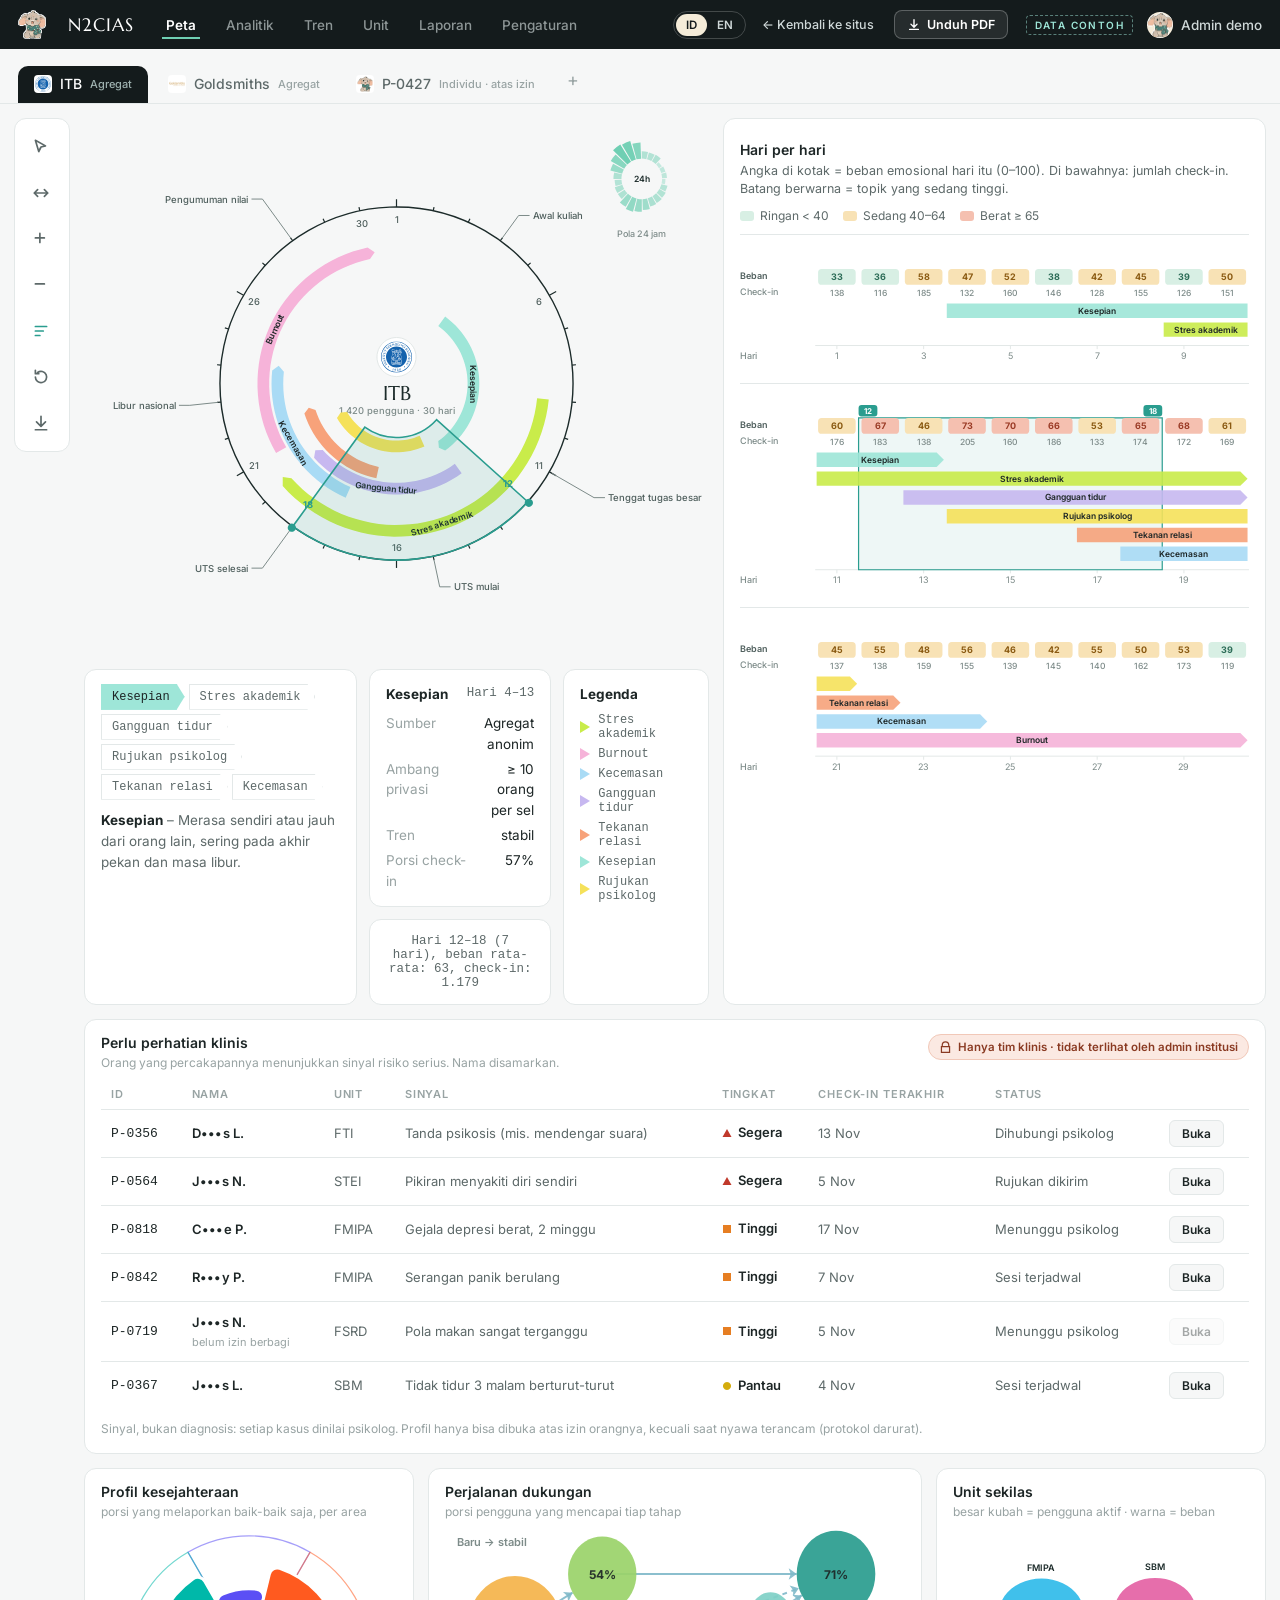
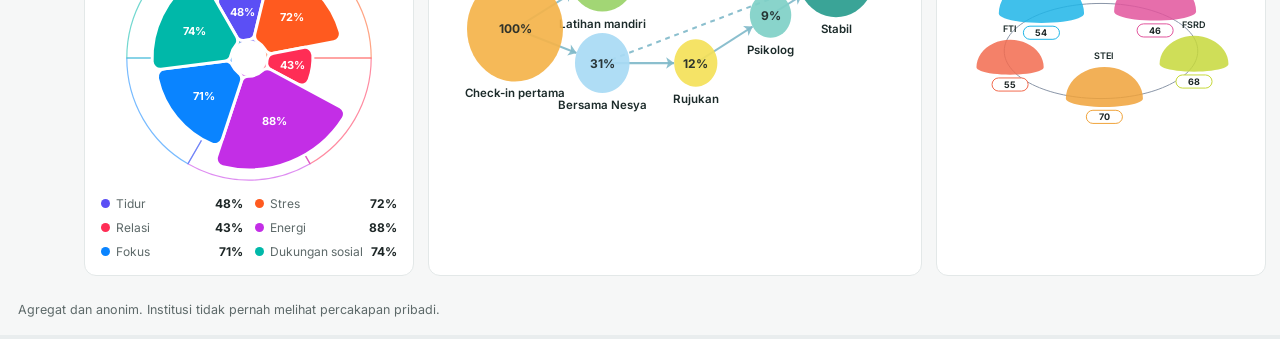
<file: dashboard.html>
<!doctype html>
<html lang="id">
<head>
<meta charset="utf-8">
<meta name="viewport" content="width=device-width, initial-scale=1">
<title>Demo Konsol Institusi · N2CIAS</title>
<meta name="description" content="Dibuat di Indonesia. N2CIAS memberi karyawan, mahasiswa, dan tenaga kesehatan dukungan kesehatan mental 24/7 lewat Nesya, dan memberi institusi insight agregat tanpa membuka percakapan pribadi.">
<meta property="og:title" content="N2CIAS oleh TenangAI · Dukungan kesehatan mental 24/7">
<meta property="og:description" content="Tempat aman untuk bercerita, kapan saja. Insight anonim untuk institusi.">
<meta property="og:type" content="website">
<meta name="theme-color" content="#1d4a45">
<meta name="color-scheme" content="light dark">
<link rel="icon" href="assets/favicon.png" type="image/png">
<link rel="apple-touch-icon" href="assets/apple-touch-icon.png">
<link rel="preconnect" href="https://fonts.googleapis.com">
<link rel="preconnect" href="https://fonts.gstatic.com" crossorigin>
<link href="https://fonts.googleapis.com/css2?family=Caveat:wght@500;700&family=Marcellus&family=Inter:wght@400;500;600&display=swap" rel="stylesheet">
<link rel="stylesheet" href="styles.css?v=c06bdaa6">
<script>
  // Set light/dark before the page paints: saved choice first, then the system setting.
  (function () {
    var m = null;
    try { m = localStorage.getItem("mode"); } catch (e) {}
    if (!m) m = window.matchMedia && matchMedia("(prefers-color-scheme: dark)").matches ? "dark" : "light";
    document.documentElement.setAttribute("data-mode", m);
  })();
</script>
<script src="vt.js?v=b88d1577"></script>
<body class="cx-full">
<script>try{var l=localStorage.getItem("lang");if(l)document.documentElement.lang=l;}catch(e){}</script>
<div class="cx" id="cx"></div>
<script src="assets/vendor/echarts/echarts.min.js"></script>
<script src="charts.js?v=ce0e8134"></script>
<script src="dash.js?v=39992f6b"></script>
<script src="console.js?v=fb9a96b1"></script>
</body>
</html>
</file>
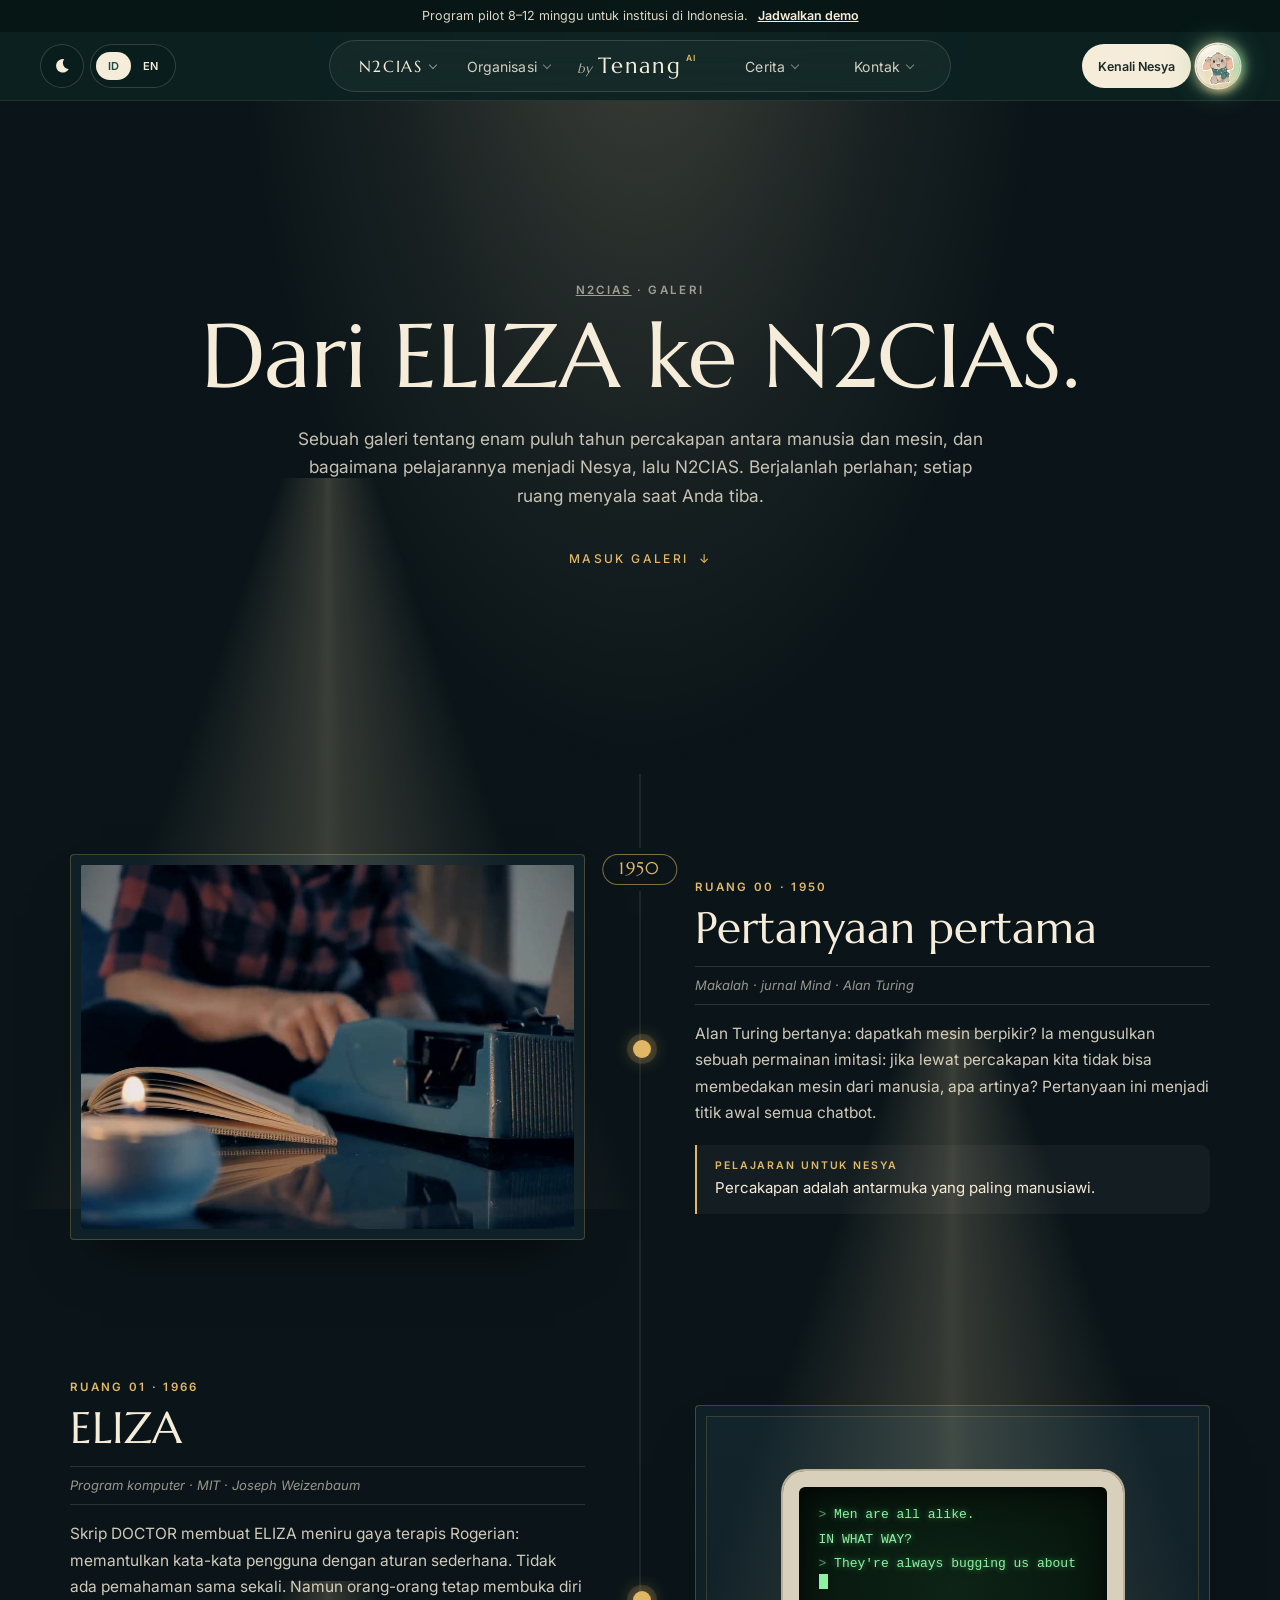
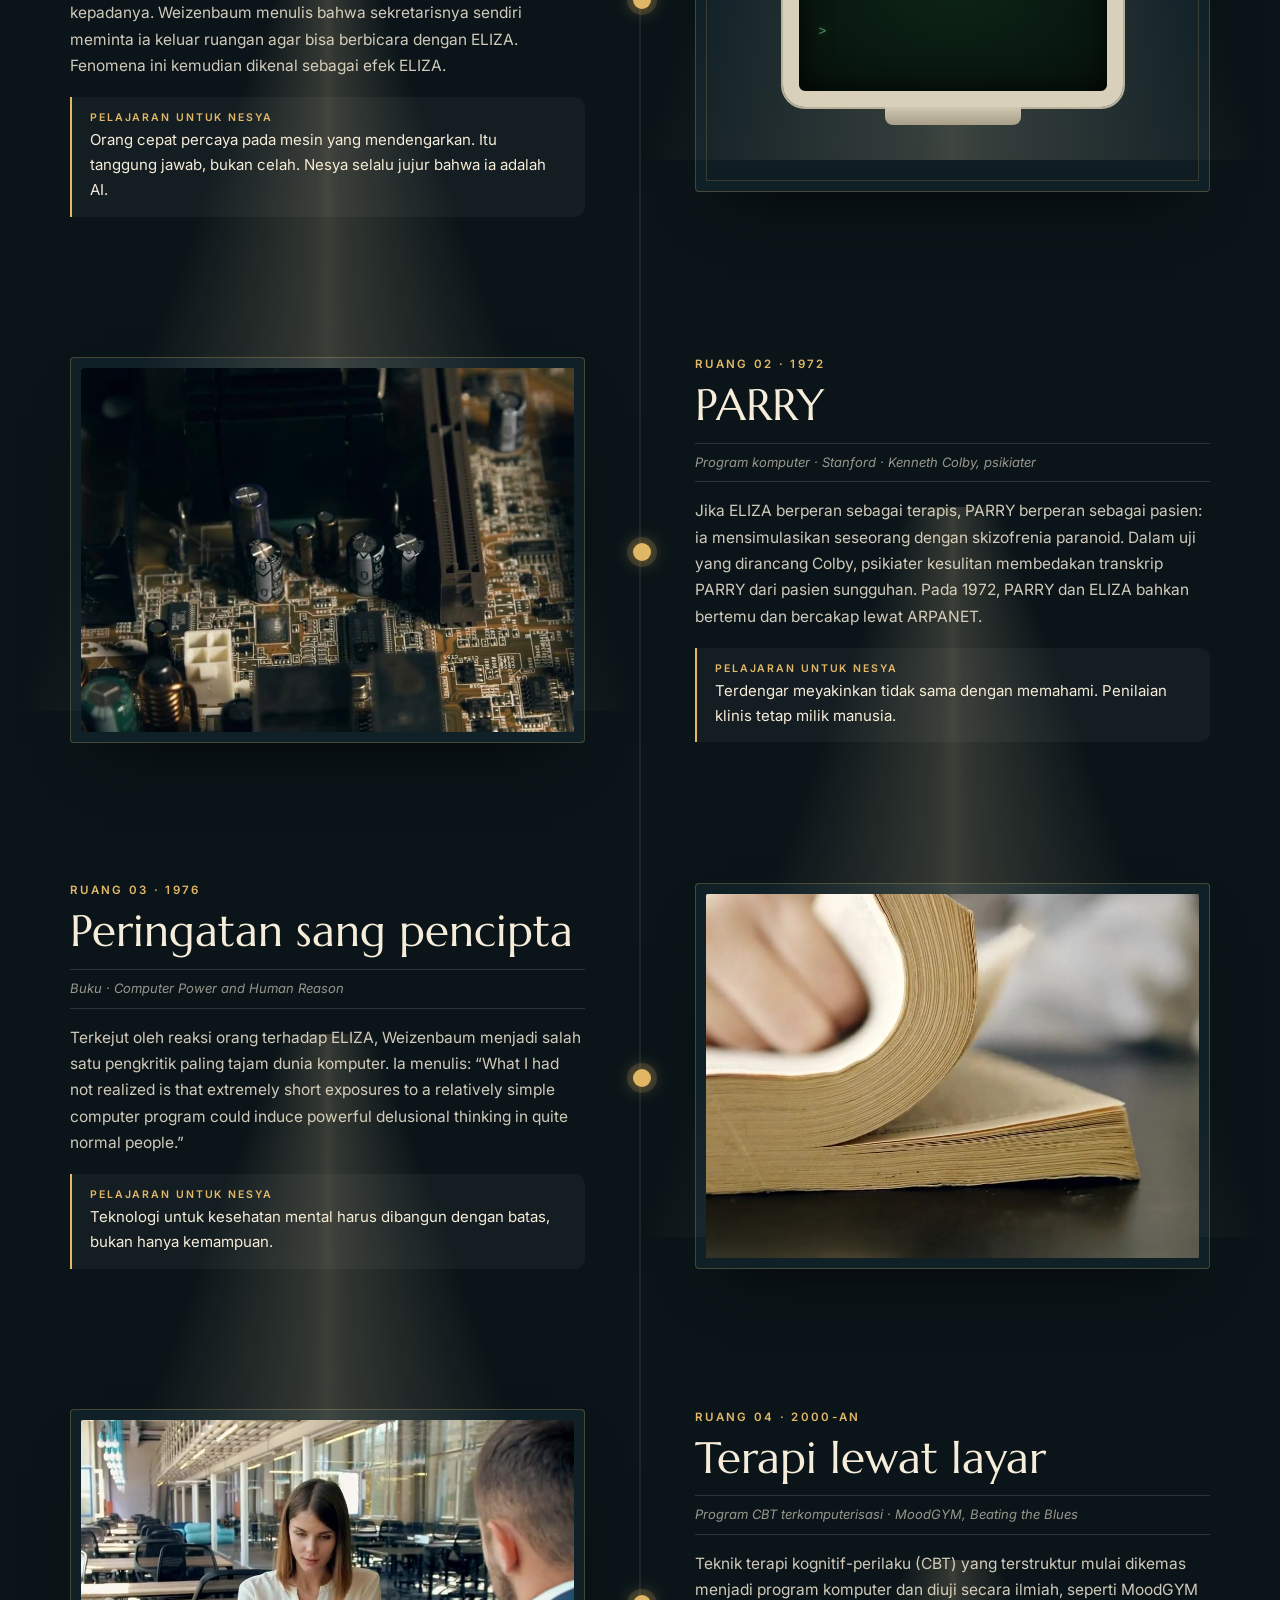
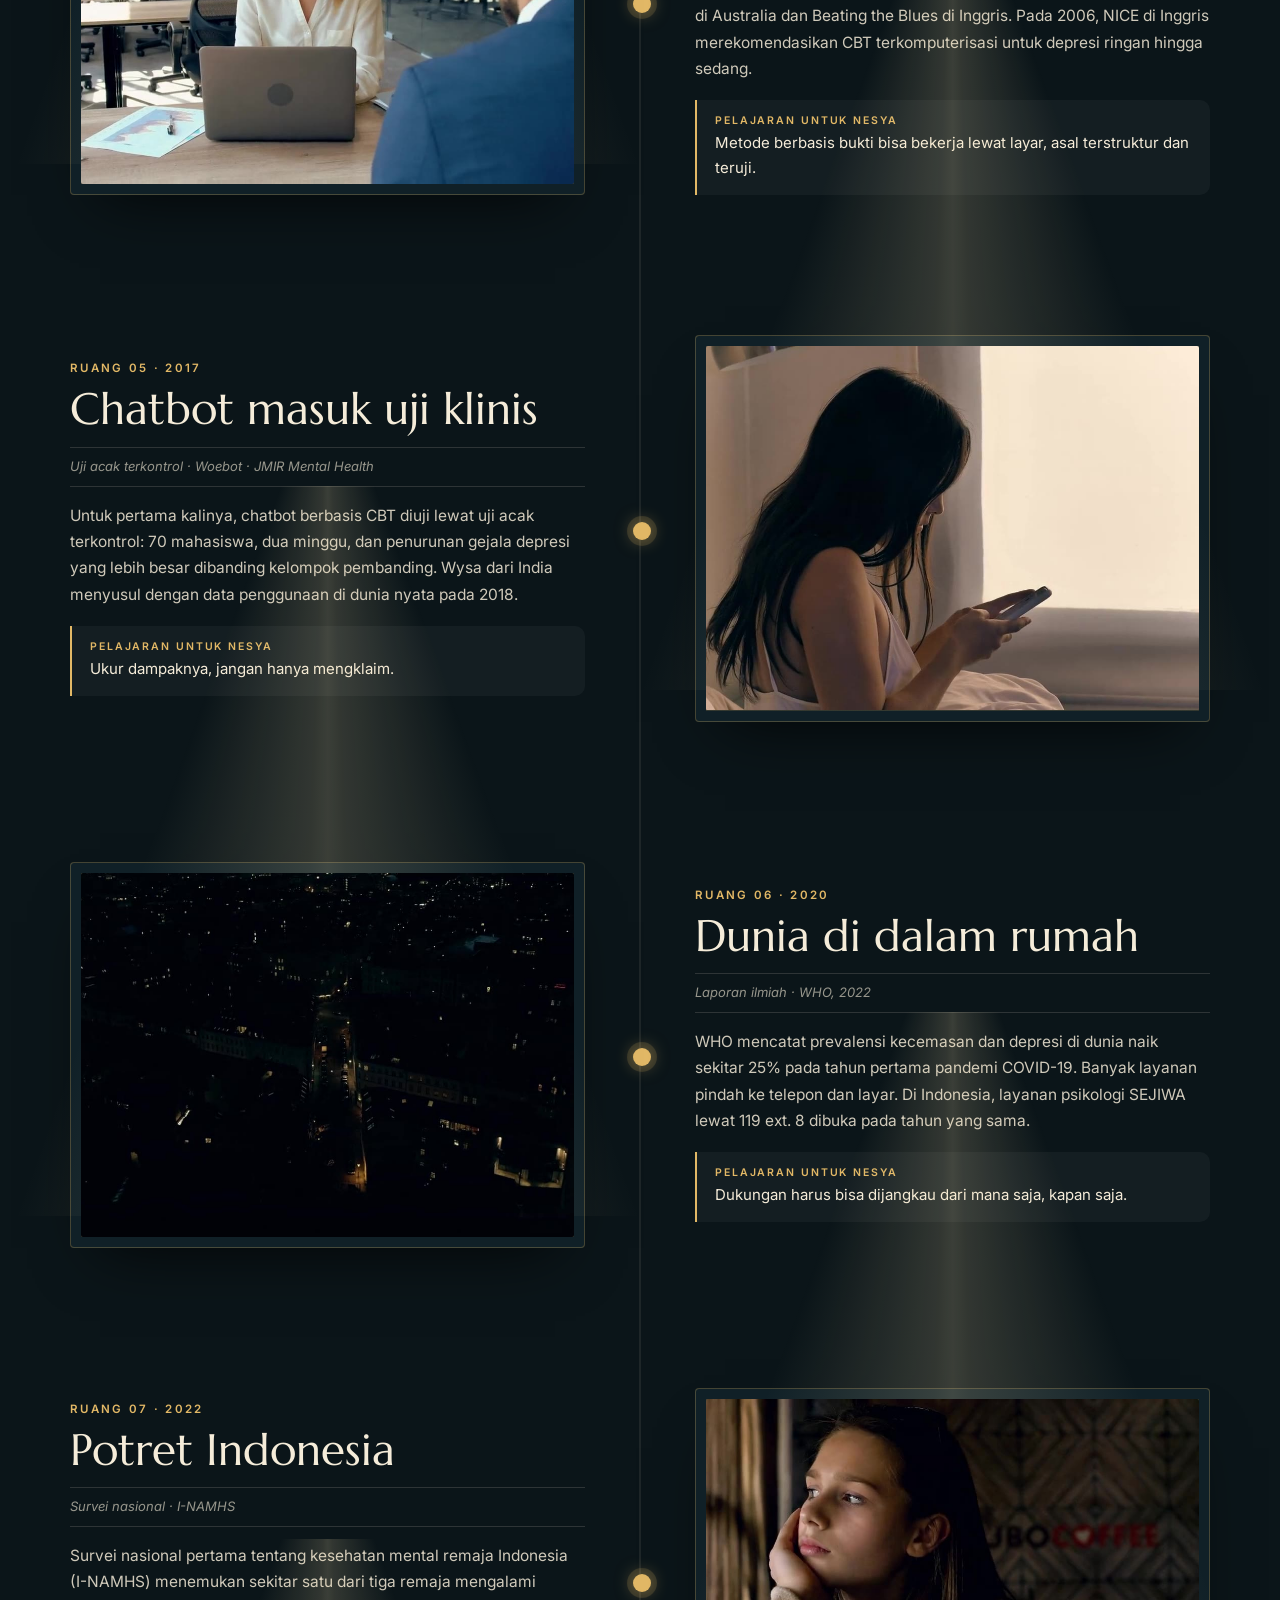
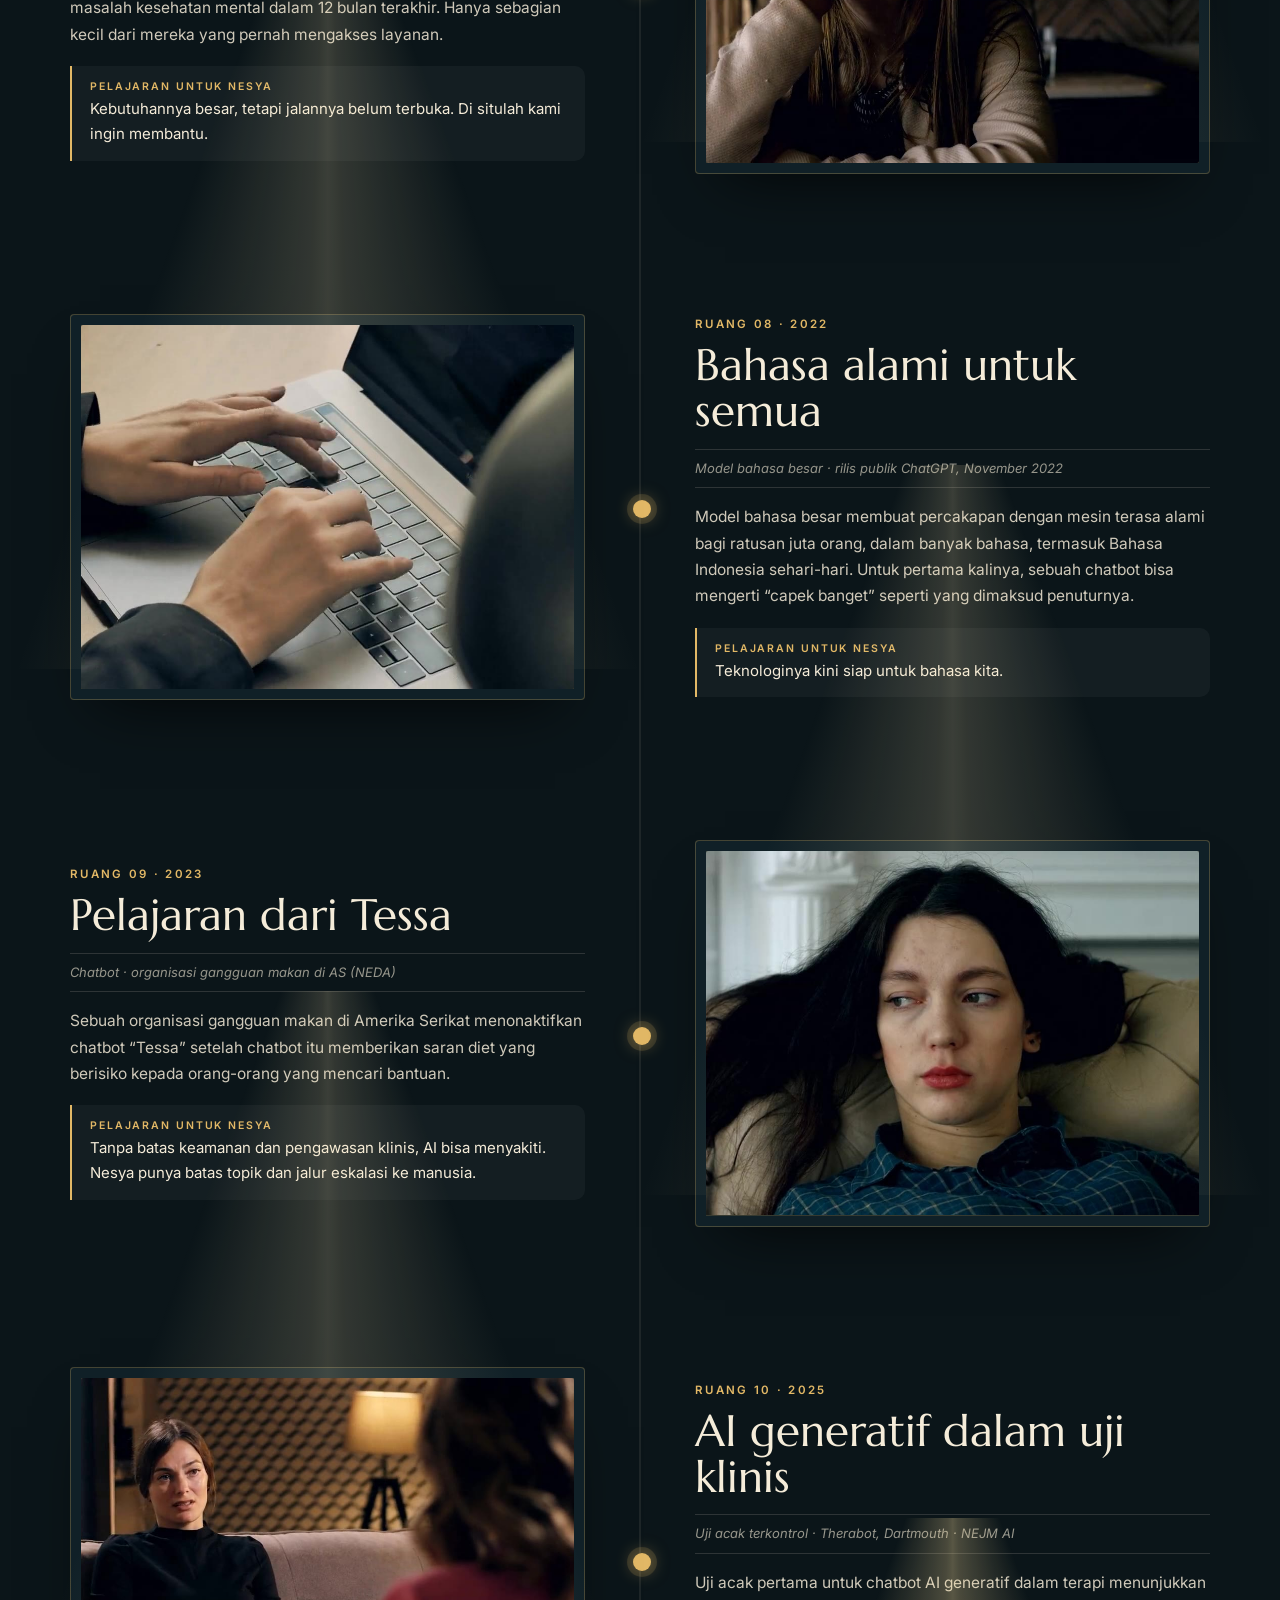
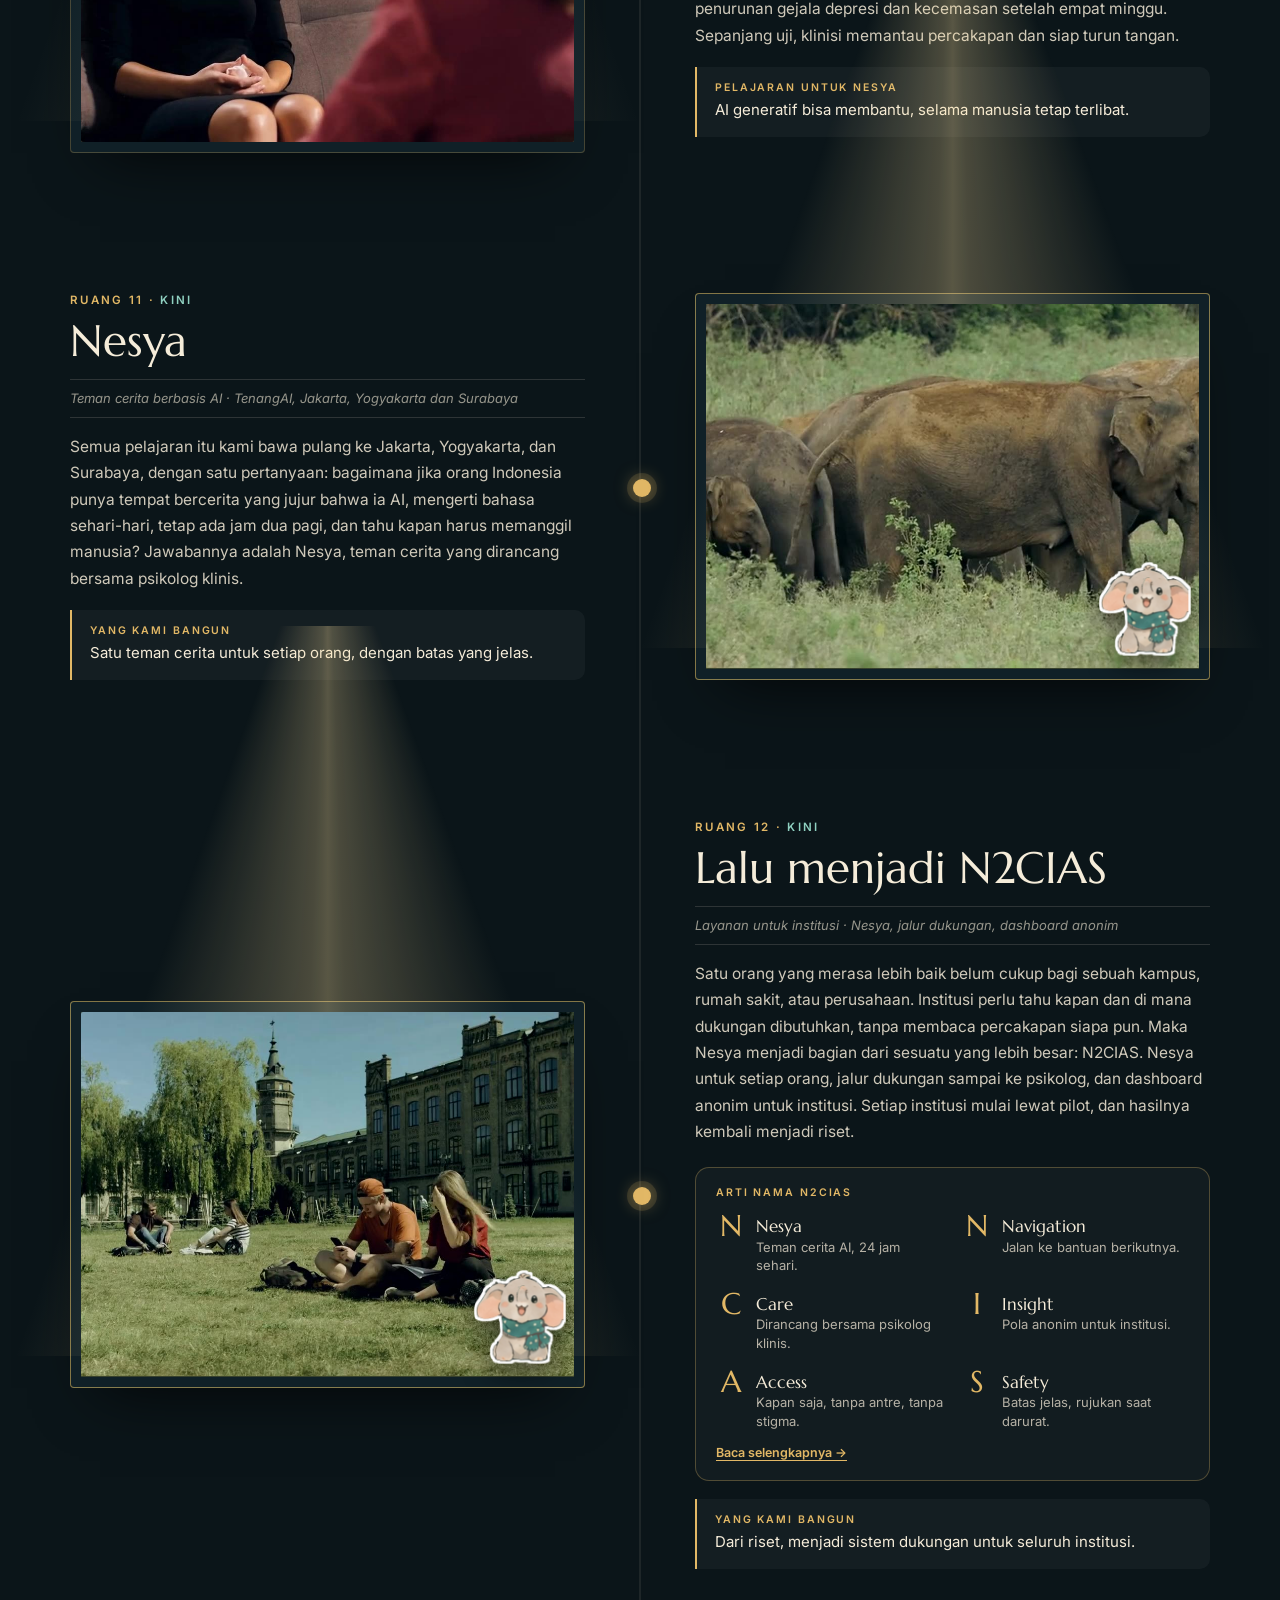
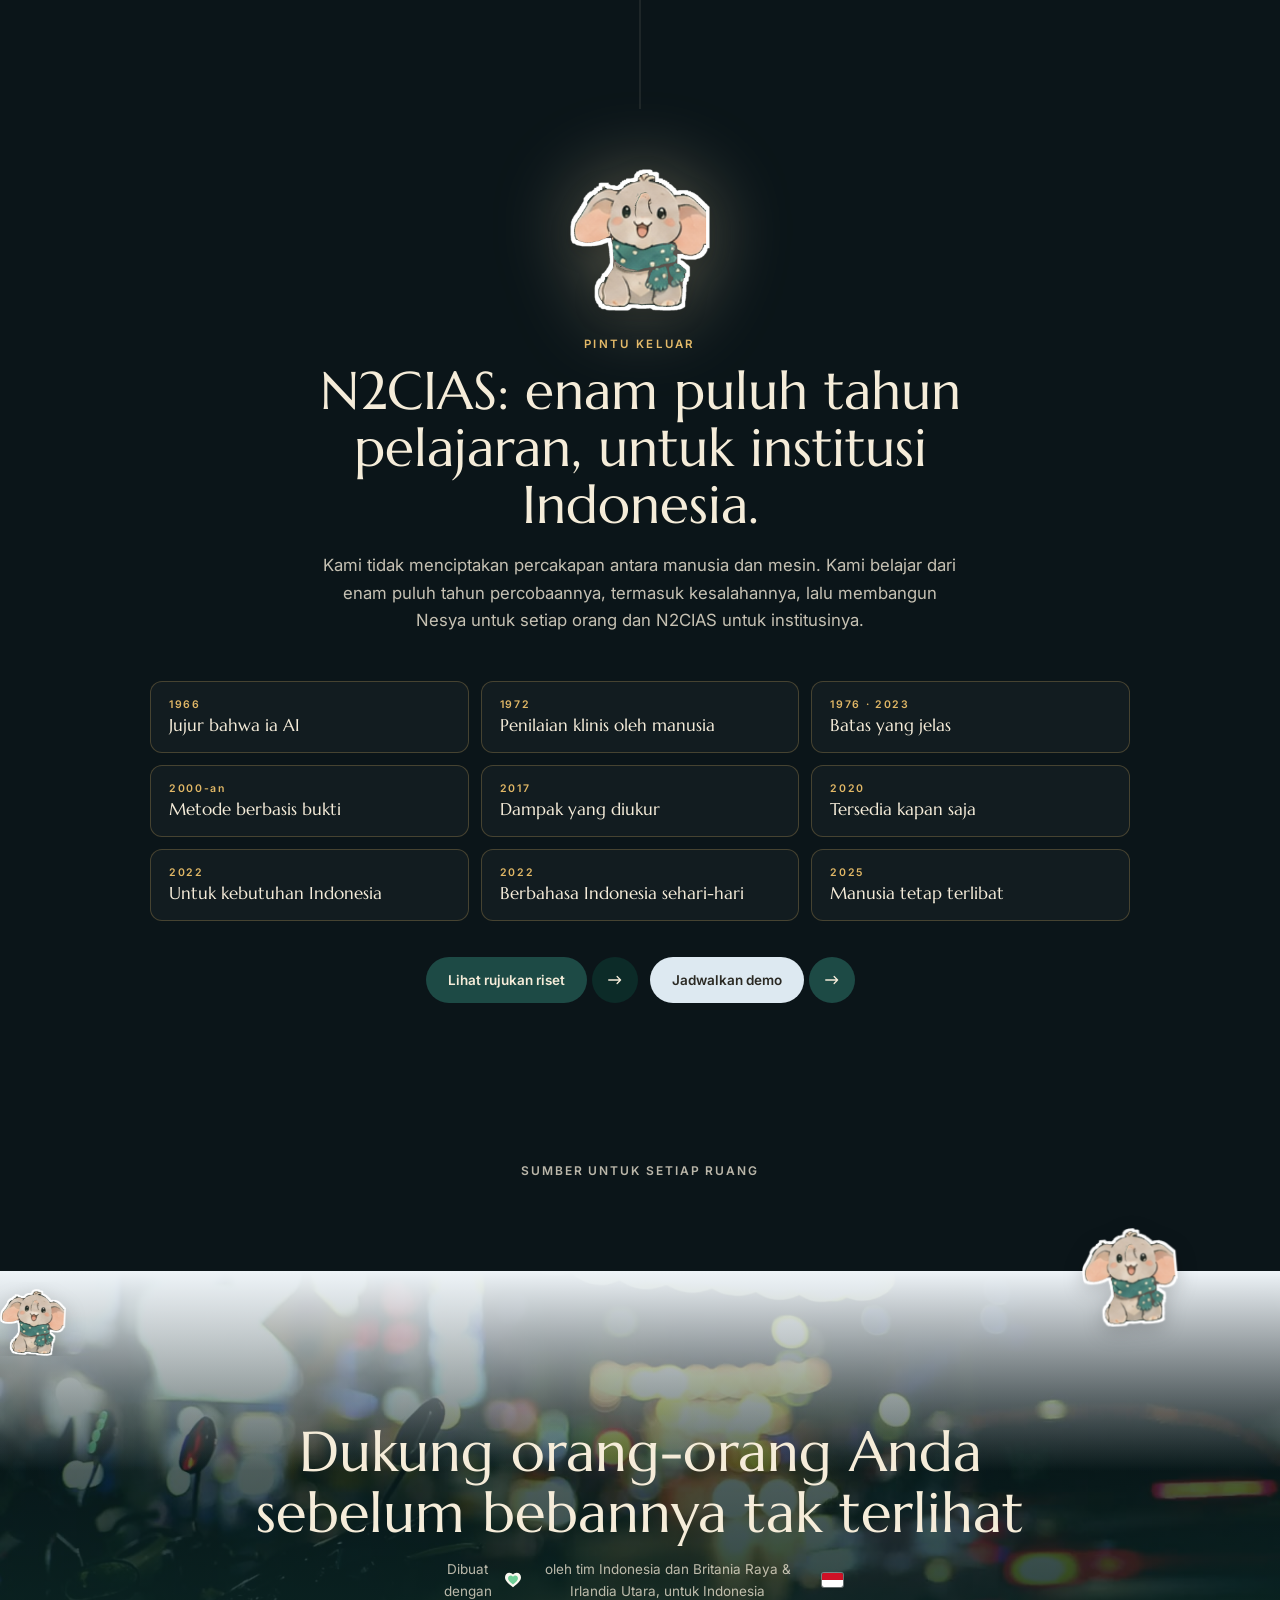
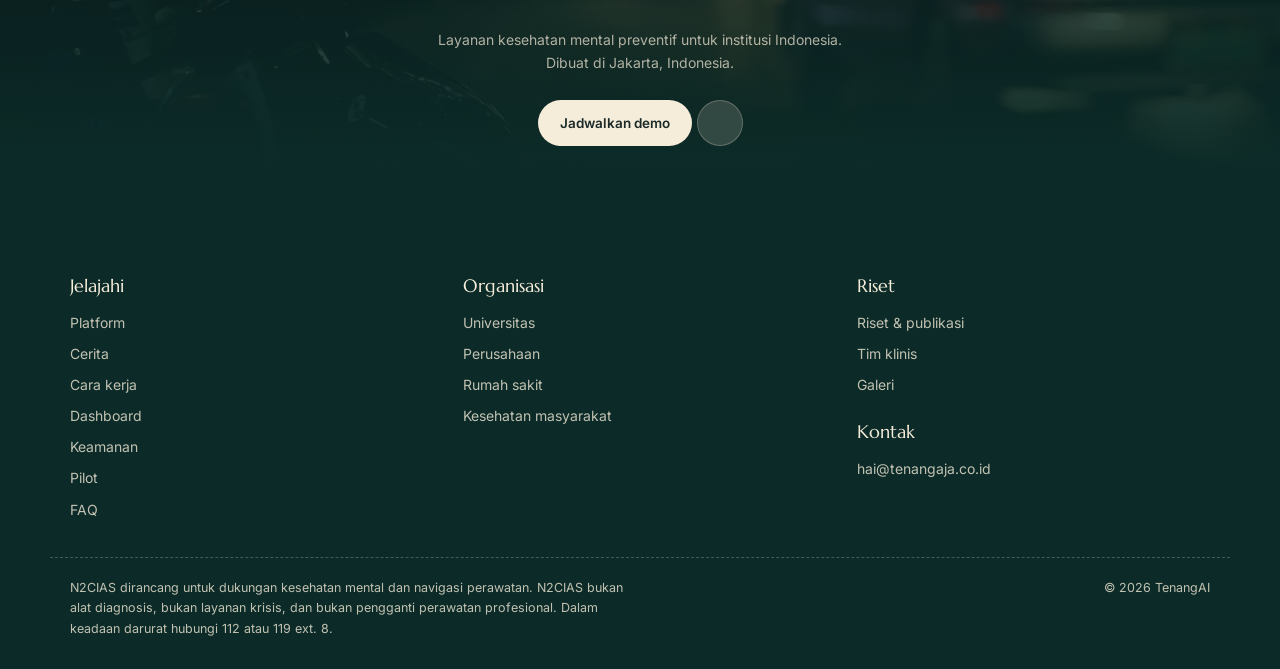
<file: galeri.html>
<!doctype html>
<html lang="id">
<head>
<meta charset="utf-8">
<meta name="viewport" content="width=device-width, initial-scale=1">
<title>Galeri: dari ELIZA ke N2CIAS · N2CIAS oleh TenangAI</title>
<meta name="description" content="Sejarah percakapan antara manusia dan mesin di kesehatan mental, dari ELIZA (1966) sampai Nesya dan N2CIAS.">
<meta property="og:title" content="Galeri: dari ELIZA ke N2CIAS · N2CIAS oleh TenangAI">
<meta property="og:description" content="Tempat aman untuk bercerita, kapan saja. Insight anonim untuk institusi.">
<meta property="og:type" content="website">
<meta name="theme-color" content="#1d4a45">
<meta name="color-scheme" content="light dark">
<link rel="icon" href="assets/favicon.png" type="image/png">
<link rel="apple-touch-icon" href="assets/apple-touch-icon.png">
<link rel="preconnect" href="https://fonts.googleapis.com">
<link rel="preconnect" href="https://fonts.gstatic.com" crossorigin>
<link href="https://fonts.googleapis.com/css2?family=Caveat:wght@500;700&family=Marcellus&family=Inter:wght@400;500;600&display=swap" rel="stylesheet">
<link rel="stylesheet" href="styles.css?v=c06bdaa6">
<script>
  // Set light/dark before the page paints: saved choice first, then the system setting.
  (function () {
    var m = null;
    try { m = localStorage.getItem("mode"); } catch (e) {}
    if (!m) m = window.matchMedia && matchMedia("(prefers-color-scheme: dark)").matches ? "dark" : "light";
    document.documentElement.setAttribute("data-mode", m);
  })();
</script>
<script src="vt.js?v=b88d1577"></script>
</head>
<body>

<!-- Icon sprite -->
<svg width="0" height="0" style="position:absolute" aria-hidden="true">
  <symbol id="spark" viewBox="0 0 20 20"><path d="M10 0C11 7 13 9 20 10C13 11 11 13 10 20C9 13 7 11 0 10C7 9 9 7 10 0Z"/></symbol>
  <symbol id="i-company" viewBox="0 0 64 64"><g fill="none" stroke="currentColor" stroke-width="2.4" stroke-linecap="round" stroke-linejoin="round"><path d="M12 56V14l22-6v48M34 22h18v34M6 56h52"/><path d="M19 20h6M19 29h6M19 38h6M41 30h4M41 39h4M24 56v-8h4v8"/></g></symbol>
  <symbol id="i-hospital" viewBox="0 0 64 64"><g fill="none" stroke="currentColor" stroke-width="2.4" stroke-linecap="round" stroke-linejoin="round"><path d="M10 56V26L32 10l22 16v30M6 56h52"/><path d="M32 24v16M24 32h16"/><path d="M27 56v-8h10v8"/></g></symbol>
  <symbol id="i-university" viewBox="0 0 64 64"><g fill="none" stroke="currentColor" stroke-width="2.4" stroke-linecap="round" stroke-linejoin="round"><path d="M4 24l28-12 28 12-28 12z"/><path d="M16 30v12c0 5 8 9 16 9s16-4 16-9V30"/><path d="M60 24v14"/><circle cx="60" cy="41" r="2.5"/></g></symbol>
  <symbol id="i-public" viewBox="0 0 64 64"><g fill="none" stroke="currentColor" stroke-width="2.4" stroke-linecap="round" stroke-linejoin="round"><circle cx="32" cy="20" r="7"/><circle cx="13" cy="27" r="5.5"/><circle cx="51" cy="27" r="5.5"/><path d="M20 52c0-9 5-16 12-16s12 7 12 16M4 50c0-7 4-12 9-12 3 0 5 1 7 3M60 50c0-7-4-12-9-12-3 0-5 1-7 3"/></g></symbol>
  <symbol id="i-moon" viewBox="0 0 24 24"><path d="M15 3a9 9 0 1 0 6 13A8 8 0 0 1 15 3z" fill="currentColor"/></symbol>
  <symbol id="i-lock" viewBox="0 0 24 24"><g fill="none" stroke="currentColor" stroke-width="2" stroke-linecap="round"><rect x="5" y="11" width="14" height="10" rx="2"/><path d="M8 11V8a4 4 0 0 1 8 0v3"/></g></symbol>
  <symbol id="i-people" viewBox="0 0 24 24"><g fill="none" stroke="currentColor" stroke-width="2" stroke-linecap="round"><circle cx="9" cy="8" r="3.5"/><path d="M2 20c0-4 3-7 7-7s7 3 7 7"/><path d="M16 4.5a3.5 3.5 0 0 1 0 7M18 13c2.5 1 4 3.5 4 7"/></g></symbol>
  <symbol id="i-chat" viewBox="0 0 24 24"><path d="M4 5h16v11H9l-5 4z" fill="none" stroke="currentColor" stroke-width="2" stroke-linejoin="round"/><path d="M8 10h8M8 13h5" stroke="currentColor" stroke-width="2" stroke-linecap="round"/></symbol>
  <symbol id="i-check" viewBox="0 0 24 24"><g fill="none" stroke="currentColor" stroke-width="2" stroke-linecap="round" stroke-linejoin="round"><rect x="5" y="3" width="14" height="18" rx="2"/><path d="M9 3v3h6V3M9 12l2 2 4-4M9 17h6"/></g></symbol>
  <symbol id="i-leaf" viewBox="0 0 24 24"><g fill="none" stroke="currentColor" stroke-width="2" stroke-linecap="round" stroke-linejoin="round"><path d="M5 19C5 10 10 5 20 4c0 10-5 15-14 15z"/><path d="M5 19l8-8"/></g></symbol>
  <symbol id="i-doc" viewBox="0 0 24 24"><g fill="none" stroke="currentColor" stroke-width="2" stroke-linecap="round" stroke-linejoin="round"><path d="M6 3h9l4 4v14H6z"/><path d="M14 3v5h5M9 13h7M9 17h5"/></g></symbol>
  <symbol id="i-chart" viewBox="0 0 24 24"><g fill="none" stroke="currentColor" stroke-width="2" stroke-linecap="round"><path d="M4 20h16M7 16v-4M12 16V7M17 16v-6"/></g></symbol>
  <symbol id="arrow" viewBox="0 0 20 12"><path d="M1 6h17M13 1l5 5-5 5" fill="none" stroke="currentColor" stroke-width="1.8" stroke-linecap="round" stroke-linejoin="round"/></symbol>
</svg>

<a class="skip" href="#main" data-i18n="skip">Langsung ke isi</a>

<header class="nav2" id="nav">
  <div class="bar">
    <span data-i18n="bar.text">Program pilot 8–12 minggu untuk institusi di Indonesia.</span>
    <a href="index.html#demo" data-i18n="bar.link">Jadwalkan demo</a>
  </div>
  <div class="wrap nav2-inner">
    <div class="nav2-side nav2-l">
      <button class="menu-btn" type="button" aria-label="Menu" aria-expanded="false"><span></span><span></span></button>
      <div class="util-pill">
        <button type="button" class="mode-btn" aria-label="Mode gelap / dark mode" aria-pressed="false">
          <svg class="i-moon2" viewBox="0 0 24 24"><path d="M15 3a9 9 0 1 0 6 13A8 8 0 0 1 15 3z" fill="currentColor"/></svg>
          <svg class="i-sun" viewBox="0 0 24 24"><g fill="none" stroke="currentColor" stroke-width="2" stroke-linecap="round"><circle cx="12" cy="12" r="4.5"/><path d="M12 2v2.5M12 19.5V22M2 12h2.5M19.5 12H22M4.9 4.9l1.8 1.8M17.3 17.3l1.8 1.8M4.9 19.1l1.8-1.8M17.3 6.7l1.8-1.8"/></g></svg>
        </button>
        <div class="lang" role="group" aria-label="Bahasa / Language">
          <button type="button" data-lang="id" aria-pressed="true">ID</button>
          <button type="button" data-lang="en" aria-pressed="false">EN</button>
        </div>
      </div>
    </div>
    <a href="index.html" class="brand brand-m wm" aria-label="TenangAI"><span class="wm-t"><i class="wm-by">by</i><span class="wm-word">Tenang</span><sup>AI</sup></span><span class="wm-n2" aria-hidden="true">N2CIAS</span></a>
    <div class="nav2-pill">
      <nav class="nav-links nav-links-l" aria-label="Utama">
        <div class="dd"><button type="button" class="dd-btn dd-n2" aria-expanded="false"><span>N2CIAS</span></button><div class="dd-menu mega"><div class="mm-headbox"><div class="mm-head" data-i18n="mm.n2.h">Kenali N2CIAS</div><button type="button" class="n2-what" aria-expanded="false" aria-controls="n2-mean-mm"><span data-i18n="n2.what">Apa arti N2CIAS?</span><svg class="n2-chev" viewBox="0 0 10 6" aria-hidden="true"><path d="M1 1l4 4 4-4" fill="none" stroke="currentColor" stroke-width="1.4" stroke-linecap="round" stroke-linejoin="round"/></svg></button><p class="n2-mean n2-mean-mm" id="n2-mean-mm"><b>N</b>esya &amp; <b>N</b>avigation<br><b>C</b>are · <b>I</b>nsight · <b>A</b>ccess · <b>S</b>afety<br><a class="n2-more" href="index.html#n2-name" data-i18n="n2.more">Selengkapnya</a></p></div><div class="mm-body"><div class="mm-col"><img src="assets/film/platform.jpg" alt="" loading="lazy"><span class="mm-eyebrow" data-i18n="mm.plat">Platform</span><b class="mm-title" data-i18n="mm.plat.t">Untuk setiap orang</b><div class="mm-links"><a href="index.html#platform" data-i18n="n2.about">Tentang N2CIAS</a><a href="index.html#toolkit" data-i18n="tool.eyebrow">Fitur</a><a href="index.html#how-it-works" data-i18n="nav.how2">Cara kerja</a><a href="index.html#dashboard">Dashboard</a><a href="dashboard.html" data-i18n="nav.console">Demo Konsol Institusi</a><a href="index.html#safety" data-i18n="nav.safety">Keamanan</a></div></div><div class="mm-col"><img src="assets/film/safety.jpg" alt="" loading="lazy"><span class="mm-eyebrow" data-i18n="mm.cr">Clinical Research</span><b class="mm-title" data-i18n="mm.cr.t">Riset & bukti</b><div class="mm-links"><a href="research.html" data-i18n="rp.kicker">Riset & publikasi</a><a aria-current="page" href="galeri.html" data-i18n="n2.story">Dari ELIZA ke N2CIAS</a><a href="research.html#team" data-i18n="rp.t.title">Tim klinis</a></div></div><div class="mm-col"><img src="assets/film/tea.jpg" alt="" loading="lazy"><span class="mm-eyebrow" data-i18n="mm.prog">Program</span><b class="mm-title" data-i18n="mm.prog.t">Mulai dengan pilot</b><div class="mm-links"><a href="index.html#pilot" data-i18n="mm.pilot">Pilot 8–12 minggu</a><a href="index.html#coverage" data-i18n="plan.kicker">Perencana kapasitas</a><a href="index.html#faq">FAQ</a></div></div></div><div class="mm-foot"><a href="index.html#demo" data-i18n="cta.demo">Jadwalkan demo</a><a href="mailto:hai@tenangaja.co.id">hai@tenangaja.co.id</a></div></div></div>
        <div class="dd"><button type="button" class="dd-btn" aria-expanded="false"><span data-i18n="nav.org">Organisasi</span></button><div class="dd-menu mega"><div class="mm-head" data-i18n="mm.org.h">Untuk institusi Anda</div><div class="mm-body"><a class="mm-card" href="universitas.html"><img src="assets/film/uni.jpg" alt="" loading="lazy"><span class="mm-eyebrow" data-i18n="mm.u.e">Kampus</span><b class="mm-title" data-i18n="type.university">Universitas</b></a><a class="mm-card" href="rumah-sakit.html"><img src="assets/film/rain.jpg" alt="" loading="lazy"><span class="mm-eyebrow" data-i18n="mm.h.e">Shift malam</span><b class="mm-title" data-i18n="type.hospital">Rumah sakit</b></a><a class="mm-card" href="perusahaan.html"><img src="assets/film/company.jpg" alt="" loading="lazy"><span class="mm-eyebrow" data-i18n="mm.c.e">Tempat kerja</span><b class="mm-title" data-i18n="type.company">Perusahaan</b></a><a class="mm-card" href="kesehatan-masyarakat.html"><img src="assets/film/public.jpg" alt="" loading="lazy"><span class="mm-eyebrow" data-i18n="mm.p.e">Puskesmas & Dinkes</span><b class="mm-title" data-i18n="type.public">Kesehatan masyarakat</b></a></div><div class="mm-foot"><a href="index.html#use-cases" data-i18n="mm.org.all">Semua institusi</a><a href="index.html#coverage" data-i18n="plan.kicker">Perencana kapasitas</a></div></div></div>
      </nav>
      <a href="index.html" class="brand wm" aria-label="TenangAI"><span class="wm-t"><i class="wm-by">by</i><span class="wm-word">Tenang</span><sup>AI</sup></span><span class="wm-n2" aria-hidden="true">N2CIAS</span></a>
      <nav class="nav-links nav-links-r" aria-label="Lainnya">
        <div class="dd"><button type="button" class="dd-btn" aria-expanded="false"><span data-i18n="nav.story">Cerita</span></button><div class="dd-menu mega"><div class="mm-head" data-i18n="mm.st.h">Cerita kami</div><div class="mm-body"><a class="mm-card" href="index.html#story"><img src="assets/film/leaves.jpg" alt="" loading="lazy"><span class="mm-eyebrow" data-i18n="mm.s1.e">Filosofi</span><b class="mm-title" data-i18n="mm.s1.t">Dari riset, menjadi ruang yang tenang</b></a><a class="mm-card" href="galeri.html"><img src="assets/film/rain.jpg" alt="" loading="lazy"><span class="mm-eyebrow" data-i18n="mm.s2.e">Galeri</span><b class="mm-title" data-i18n="n2.story">Dari ELIZA ke N2CIAS</b></a><a class="mm-card" href="research.html"><img src="assets/film/night.jpg" alt="" loading="lazy"><span class="mm-eyebrow" data-i18n="mm.s3.e">Bukti</span><b class="mm-title" data-i18n="rp.kicker">Riset & publikasi</b></a></div><div class="mm-foot"><a href="index.html#why" data-i18n="id.kicker">Dari Indonesia, untuk Indonesia</a></div></div></div>
        <div class="dd"><button type="button" class="dd-btn" aria-expanded="false"><span data-i18n="nav.contact">Kontak</span></button><div class="dd-menu mega"><div class="mm-head" data-i18n="mm.ct.h">Mari bicara</div><div class="mm-body"><a class="mm-card" href="index.html#demo"><img src="assets/film/night.jpg" alt="" loading="lazy"><span class="mm-eyebrow" data-i18n="mm.ct1.e">30 menit</span><b class="mm-title" data-i18n="cta.demo">Jadwalkan demo</b></a><a class="mm-card" href="index.html#pilot"><img src="assets/film/tea.jpg" alt="" loading="lazy"><span class="mm-eyebrow" data-i18n="mm.ct2.e">8–12 minggu</span><b class="mm-title" data-i18n="cta.pilot">Diskusikan pilot</b></a><a class="mm-card" href="index.html#faq"><img src="assets/film/safety.jpg" alt="" loading="lazy"><span class="mm-eyebrow" data-i18n="mm.ct3.e">Jawaban cepat</span><b class="mm-title">FAQ</b></a></div><div class="mm-foot"><a href="mailto:hai@tenangaja.co.id">hai@tenangaja.co.id</a></div></div></div>
      </nav>
      <div class="drawer-foot">
        <button type="button" class="mode-btn" aria-label="Mode gelap / dark mode" aria-pressed="false">
          <svg class="i-moon2" viewBox="0 0 24 24"><path d="M15 3a9 9 0 1 0 6 13A8 8 0 0 1 15 3z" fill="currentColor"/></svg>
          <svg class="i-sun" viewBox="0 0 24 24"><g fill="none" stroke="currentColor" stroke-width="2" stroke-linecap="round"><circle cx="12" cy="12" r="4.5"/><path d="M12 2v2.5M12 19.5V22M2 12h2.5M19.5 12H22M4.9 4.9l1.8 1.8M17.3 17.3l1.8 1.8M4.9 19.1l1.8-1.8M17.3 6.7l1.8-1.8"/></g></svg>
        </button>
        <a href="index.html#platform" class="pbtn pbtn-light meet-btn"><span class="pbtn-t" data-i18n="hb.cat">Kenali Nesya</span><span class="pbtn-i meet-i"><img src="assets/nesya/tilt-4.png" alt=""></span></a>
        <a href="index.html#demo" class="pbtn pbtn-light"><span class="pbtn-t" data-i18n="cta.demo">Jadwalkan demo</span><span class="pbtn-i"><svg width="14" height="10"><use href="index.html#arrow"/></svg></span></a>
      </div>
    </div>
    <div class="nav2-side nav2-r">
      
      <a href="index.html#platform" class="pbtn pbtn-sm pbtn-light demo-btn meet-btn"><span class="pbtn-t" data-i18n="hb.cat">Kenali Nesya</span><span class="pbtn-i meet-i"><img src="assets/nesya/tilt-4.png" alt="" class="bob"></span></a>
      <div class="lang lang-m" role="group" aria-label="Bahasa / Language">
        <button type="button" data-lang="id" aria-pressed="true">ID</button>
        <button type="button" data-lang="en" aria-pressed="false">EN</button>
      </div>
    </div>
  </div>
</header>

<main id="main" class="subpage">
<section class="ga-hero">
  <div class="ga-hero-light" aria-hidden="true"></div>
  <div class="wrap ga-hero-in">
    <p class="eyebrow2"><a href="index.html">N2CIAS</a> · <span data-i18n="ga.kicker">Galeri</span></p>
    <h1 class="h1" data-i18n="ga.title">Dari ELIZA ke N2CIAS.</h1>
    <p class="ga-lead" data-i18n="ga.lead">Sebuah galeri tentang enam puluh tahun percakapan antara manusia dan mesin, dan bagaimana pelajarannya menjadi Nesya, lalu N2CIAS. Berjalanlah perlahan; setiap ruang menyala saat Anda tiba.</p>
    <a href="#r0" class="ga-enter"><span data-i18n="ga.enter">Masuk galeri</span> <span aria-hidden="true">↓</span></a>
  </div>
</section>

<section class="ga-hall" aria-label="Galeri">
  <div class="ga-rail" aria-hidden="true"><div class="ga-rail-fill"></div></div>
  <div class="ga-now" aria-hidden="true"><span class="ga-now-year">1950</span></div>
  <div class="wrap ga-rooms">
    <article class="ga-room ga-left" id="r0" data-year="1950">
      <div class="ga-frame"><div class="ga-light"></div><div class="ga-art"><video class="ga-film" data-film muted loop playsinline preload="none" poster="assets/film/gallery/r0.jpg"><source src="assets/film/gallery/r0.mp4" type="video/mp4"></video></div></div>
      <div class="ga-plaque">
        <p class="ga-no"><span data-i18n="ga.room">Ruang</span> 00 · <span class="ga-year">1950</span></p>
        <h2 class="ga-title" data-i18n="ga.r0.t">Pertanyaan pertama</h2>
        <p class="ga-obj" data-i18n="ga.r0.o">Makalah · jurnal Mind · Alan Turing</p>
        <p class="ga-body" data-i18n="ga.r0.b">Alan Turing bertanya: dapatkah mesin berpikir? Ia mengusulkan sebuah permainan imitasi: jika lewat percakapan kita tidak bisa membedakan mesin dari manusia, apa artinya? Pertanyaan ini menjadi titik awal semua chatbot.</p>
        <div class="ga-lesson"><span><span data-i18n="ga.lesson">Pelajaran untuk Nesya</span></span><p data-i18n="ga.r0.l">Percakapan adalah antarmuka yang paling manusiawi.</p></div>
      </div>
    </article>
    <article class="ga-room ga-right" id="r1" data-year="1966">
      <div class="ga-frame"><div class="ga-light"></div><div class="ga-art"><div class="ga-crt" data-type><div class="ga-crt-screen"><p class="u" data-line="Men are all alike."></p><p class="e" data-line="IN WHAT WAY?"></p><p class="u" data-line="They're always bugging us about something or other."></p><p class="e" data-line="CAN YOU THINK OF A SPECIFIC EXAMPLE?"></p><p class="u" data-line="Well, my boyfriend made me come here."></p><p class="e" data-line="YOUR BOYFRIEND MADE YOU COME HERE?"></p><span class="ga-caret"></span></div><div class="ga-crt-base"></div></div></div></div>
      <div class="ga-plaque">
        <p class="ga-no"><span data-i18n="ga.room">Ruang</span> 01 · <span class="ga-year">1966</span></p>
        <h2 class="ga-title" data-i18n="ga.r1.t">ELIZA</h2>
        <p class="ga-obj" data-i18n="ga.r1.o">Program komputer · MIT · Joseph Weizenbaum</p>
        <p class="ga-body" data-i18n="ga.r1.b">Skrip DOCTOR membuat ELIZA meniru gaya terapis Rogerian: memantulkan kata-kata pengguna dengan aturan sederhana. Tidak ada pemahaman sama sekali. Namun orang-orang tetap membuka diri kepadanya. Weizenbaum menulis bahwa sekretarisnya sendiri meminta ia keluar ruangan agar bisa berbicara dengan ELIZA. Fenomena ini kemudian dikenal sebagai efek ELIZA.</p>
        <div class="ga-lesson"><span><span data-i18n="ga.lesson">Pelajaran untuk Nesya</span></span><p data-i18n="ga.r1.l">Orang cepat percaya pada mesin yang mendengarkan. Itu tanggung jawab, bukan celah. Nesya selalu jujur bahwa ia adalah AI.</p></div>
      </div>
    </article>
    <article class="ga-room ga-left" id="r2" data-year="1972">
      <div class="ga-frame"><div class="ga-light"></div><div class="ga-art"><video class="ga-film" data-film muted loop playsinline preload="none" poster="assets/film/gallery/r2.jpg"><source src="assets/film/gallery/r2.mp4" type="video/mp4"></video></div></div>
      <div class="ga-plaque">
        <p class="ga-no"><span data-i18n="ga.room">Ruang</span> 02 · <span class="ga-year">1972</span></p>
        <h2 class="ga-title" data-i18n="ga.r2.t">PARRY</h2>
        <p class="ga-obj" data-i18n="ga.r2.o">Program komputer · Stanford · Kenneth Colby, psikiater</p>
        <p class="ga-body" data-i18n="ga.r2.b">Jika ELIZA berperan sebagai terapis, PARRY berperan sebagai pasien: ia mensimulasikan seseorang dengan skizofrenia paranoid. Dalam uji yang dirancang Colby, psikiater kesulitan membedakan transkrip PARRY dari pasien sungguhan. Pada 1972, PARRY dan ELIZA bahkan bertemu dan bercakap lewat ARPANET.</p>
        <div class="ga-lesson"><span><span data-i18n="ga.lesson">Pelajaran untuk Nesya</span></span><p data-i18n="ga.r2.l">Terdengar meyakinkan tidak sama dengan memahami. Penilaian klinis tetap milik manusia.</p></div>
      </div>
    </article>
    <article class="ga-room ga-right" id="r3" data-year="1976">
      <div class="ga-frame"><div class="ga-light"></div><div class="ga-art"><video class="ga-film" data-film muted loop playsinline preload="none" poster="assets/film/gallery/r3.jpg"><source src="assets/film/gallery/r3.mp4" type="video/mp4"></video></div></div>
      <div class="ga-plaque">
        <p class="ga-no"><span data-i18n="ga.room">Ruang</span> 03 · <span class="ga-year">1976</span></p>
        <h2 class="ga-title" data-i18n="ga.r3.t">Peringatan sang pencipta</h2>
        <p class="ga-obj" data-i18n="ga.r3.o">Buku · Computer Power and Human Reason</p>
        <p class="ga-body" data-i18n="ga.r3.b">Terkejut oleh reaksi orang terhadap ELIZA, Weizenbaum menjadi salah satu pengkritik paling tajam dunia komputer. Ia menulis: “What I had not realized is that extremely short exposures to a relatively simple computer program could induce powerful delusional thinking in quite normal people.”</p>
        <div class="ga-lesson"><span><span data-i18n="ga.lesson">Pelajaran untuk Nesya</span></span><p data-i18n="ga.r3.l">Teknologi untuk kesehatan mental harus dibangun dengan batas, bukan hanya kemampuan.</p></div>
      </div>
    </article>
    <article class="ga-room ga-left" id="r4" data-year="2000-an">
      <div class="ga-frame"><div class="ga-light"></div><div class="ga-art"><video class="ga-film" data-film muted loop playsinline preload="none" poster="assets/film/gallery/r4.jpg"><source src="assets/film/gallery/r4.mp4" type="video/mp4"></video></div></div>
      <div class="ga-plaque">
        <p class="ga-no"><span data-i18n="ga.room">Ruang</span> 04 · <span class="ga-year">2000-an</span></p>
        <h2 class="ga-title" data-i18n="ga.r4.t">Terapi lewat layar</h2>
        <p class="ga-obj" data-i18n="ga.r4.o">Program CBT terkomputerisasi · MoodGYM, Beating the Blues</p>
        <p class="ga-body" data-i18n="ga.r4.b">Teknik terapi kognitif-perilaku (CBT) yang terstruktur mulai dikemas menjadi program komputer dan diuji secara ilmiah, seperti MoodGYM di Australia dan Beating the Blues di Inggris. Pada 2006, NICE di Inggris merekomendasikan CBT terkomputerisasi untuk depresi ringan hingga sedang.</p>
        <div class="ga-lesson"><span><span data-i18n="ga.lesson">Pelajaran untuk Nesya</span></span><p data-i18n="ga.r4.l">Metode berbasis bukti bisa bekerja lewat layar, asal terstruktur dan teruji.</p></div>
      </div>
    </article>
    <article class="ga-room ga-right" id="r5" data-year="2017">
      <div class="ga-frame"><div class="ga-light"></div><div class="ga-art"><video class="ga-film" data-film muted loop playsinline preload="none" poster="assets/film/gallery/r5.jpg"><source src="assets/film/gallery/r5.mp4" type="video/mp4"></video></div></div>
      <div class="ga-plaque">
        <p class="ga-no"><span data-i18n="ga.room">Ruang</span> 05 · <span class="ga-year">2017</span></p>
        <h2 class="ga-title" data-i18n="ga.r5.t">Chatbot masuk uji klinis</h2>
        <p class="ga-obj" data-i18n="ga.r5.o">Uji acak terkontrol · Woebot · JMIR Mental Health</p>
        <p class="ga-body" data-i18n="ga.r5.b">Untuk pertama kalinya, chatbot berbasis CBT diuji lewat uji acak terkontrol: 70 mahasiswa, dua minggu, dan penurunan gejala depresi yang lebih besar dibanding kelompok pembanding. Wysa dari India menyusul dengan data penggunaan di dunia nyata pada 2018.</p>
        <div class="ga-lesson"><span><span data-i18n="ga.lesson">Pelajaran untuk Nesya</span></span><p data-i18n="ga.r5.l">Ukur dampaknya, jangan hanya mengklaim.</p></div>
      </div>
    </article>
    <article class="ga-room ga-left" id="r6" data-year="2020">
      <div class="ga-frame"><div class="ga-light"></div><div class="ga-art"><video class="ga-film" data-film muted loop playsinline preload="none" poster="assets/film/gallery/r6.jpg"><source src="assets/film/gallery/r6.mp4" type="video/mp4"></video></div></div>
      <div class="ga-plaque">
        <p class="ga-no"><span data-i18n="ga.room">Ruang</span> 06 · <span class="ga-year">2020</span></p>
        <h2 class="ga-title" data-i18n="ga.r6.t">Dunia di dalam rumah</h2>
        <p class="ga-obj" data-i18n="ga.r6.o">Laporan ilmiah · WHO, 2022</p>
        <p class="ga-body" data-i18n="ga.r6.b">WHO mencatat prevalensi kecemasan dan depresi di dunia naik sekitar 25% pada tahun pertama pandemi COVID-19. Banyak layanan pindah ke telepon dan layar. Di Indonesia, layanan psikologi SEJIWA lewat 119 ext. 8 dibuka pada tahun yang sama.</p>
        <div class="ga-lesson"><span><span data-i18n="ga.lesson">Pelajaran untuk Nesya</span></span><p data-i18n="ga.r6.l">Dukungan harus bisa dijangkau dari mana saja, kapan saja.</p></div>
      </div>
    </article>
    <article class="ga-room ga-right" id="r7" data-year="2022">
      <div class="ga-frame"><div class="ga-light"></div><div class="ga-art"><video class="ga-film" data-film muted loop playsinline preload="none" poster="assets/film/gallery/r7.jpg"><source src="assets/film/gallery/r7.mp4" type="video/mp4"></video></div></div>
      <div class="ga-plaque">
        <p class="ga-no"><span data-i18n="ga.room">Ruang</span> 07 · <span class="ga-year">2022</span></p>
        <h2 class="ga-title" data-i18n="ga.r7.t">Potret Indonesia</h2>
        <p class="ga-obj" data-i18n="ga.r7.o">Survei nasional · I-NAMHS</p>
        <p class="ga-body" data-i18n="ga.r7.b">Survei nasional pertama tentang kesehatan mental remaja Indonesia (I-NAMHS) menemukan sekitar satu dari tiga remaja mengalami masalah kesehatan mental dalam 12 bulan terakhir. Hanya sebagian kecil dari mereka yang pernah mengakses layanan.</p>
        <div class="ga-lesson"><span><span data-i18n="ga.lesson">Pelajaran untuk Nesya</span></span><p data-i18n="ga.r7.l">Kebutuhannya besar, tetapi jalannya belum terbuka. Di situlah kami ingin membantu.</p></div>
      </div>
    </article>
    <article class="ga-room ga-left" id="r8" data-year="2022">
      <div class="ga-frame"><div class="ga-light"></div><div class="ga-art"><video class="ga-film" data-film muted loop playsinline preload="none" poster="assets/film/gallery/r8.jpg"><source src="assets/film/gallery/r8.mp4" type="video/mp4"></video></div></div>
      <div class="ga-plaque">
        <p class="ga-no"><span data-i18n="ga.room">Ruang</span> 08 · <span class="ga-year">2022</span></p>
        <h2 class="ga-title" data-i18n="ga.r8.t">Bahasa alami untuk semua</h2>
        <p class="ga-obj" data-i18n="ga.r8.o">Model bahasa besar · rilis publik ChatGPT, November 2022</p>
        <p class="ga-body" data-i18n="ga.r8.b">Model bahasa besar membuat percakapan dengan mesin terasa alami bagi ratusan juta orang, dalam banyak bahasa, termasuk Bahasa Indonesia sehari-hari. Untuk pertama kalinya, sebuah chatbot bisa mengerti “capek banget” seperti yang dimaksud penuturnya.</p>
        <div class="ga-lesson"><span><span data-i18n="ga.lesson">Pelajaran untuk Nesya</span></span><p data-i18n="ga.r8.l">Teknologinya kini siap untuk bahasa kita.</p></div>
      </div>
    </article>
    <article class="ga-room ga-right" id="r9" data-year="2023">
      <div class="ga-frame"><div class="ga-light"></div><div class="ga-art"><video class="ga-film" data-film muted loop playsinline preload="none" poster="assets/film/gallery/r9.jpg"><source src="assets/film/gallery/r9.mp4" type="video/mp4"></video></div></div>
      <div class="ga-plaque">
        <p class="ga-no"><span data-i18n="ga.room">Ruang</span> 09 · <span class="ga-year">2023</span></p>
        <h2 class="ga-title" data-i18n="ga.r9.t">Pelajaran dari Tessa</h2>
        <p class="ga-obj" data-i18n="ga.r9.o">Chatbot · organisasi gangguan makan di AS (NEDA)</p>
        <p class="ga-body" data-i18n="ga.r9.b">Sebuah organisasi gangguan makan di Amerika Serikat menonaktifkan chatbot “Tessa” setelah chatbot itu memberikan saran diet yang berisiko kepada orang-orang yang mencari bantuan.</p>
        <div class="ga-lesson"><span><span data-i18n="ga.lesson">Pelajaran untuk Nesya</span></span><p data-i18n="ga.r9.l">Tanpa batas keamanan dan pengawasan klinis, AI bisa menyakiti. Nesya punya batas topik dan jalur eskalasi ke manusia.</p></div>
      </div>
    </article>
    <article class="ga-room ga-left" id="r10" data-year="2025">
      <div class="ga-frame"><div class="ga-light"></div><div class="ga-art"><video class="ga-film" data-film muted loop playsinline preload="none" poster="assets/film/gallery/r10.jpg"><source src="assets/film/gallery/r10.mp4" type="video/mp4"></video></div></div>
      <div class="ga-plaque">
        <p class="ga-no"><span data-i18n="ga.room">Ruang</span> 10 · <span class="ga-year">2025</span></p>
        <h2 class="ga-title" data-i18n="ga.r10.t">AI generatif dalam uji klinis</h2>
        <p class="ga-obj" data-i18n="ga.r10.o">Uji acak terkontrol · Therabot, Dartmouth · NEJM AI</p>
        <p class="ga-body" data-i18n="ga.r10.b">Uji acak pertama untuk chatbot AI generatif dalam terapi menunjukkan penurunan gejala depresi dan kecemasan setelah empat minggu. Sepanjang uji, klinisi memantau percakapan dan siap turun tangan.</p>
        <div class="ga-lesson"><span><span data-i18n="ga.lesson">Pelajaran untuk Nesya</span></span><p data-i18n="ga.r10.l">AI generatif bisa membantu, selama manusia tetap terlibat.</p></div>
      </div>
    </article>
    <article class="ga-room ga-right ga-ours" id="r11" data-year="Kini">
      <div class="ga-frame"><div class="ga-light"></div><div class="ga-art"><video class="ga-film" data-film muted loop playsinline preload="none" poster="assets/film/gallery/r11.jpg?v=c08a3677"><source src="assets/film/gallery/r11.mp4?v=c08a3677" type="video/mp4"></video><span class="ga-sticker"><span class="nesya" aria-hidden="true"><img src="assets/nesya/wave-1.png" alt=""></span></span></div></div>
      <div class="ga-plaque">
        <p class="ga-no"><span data-i18n="ga.room">Ruang</span> 11 · <span class="ga-year">Kini</span></p>
        <h2 class="ga-title" data-i18n="ga.r11.t">Nesya</h2>
        <p class="ga-obj" data-i18n="ga.r11.o">Teman cerita berbasis AI · TenangAI, Jakarta, Yogyakarta dan Surabaya</p>
        <p class="ga-body" data-i18n="ga.r11.b">Semua pelajaran itu kami bawa pulang ke Jakarta, Yogyakarta, dan Surabaya, dengan satu pertanyaan: bagaimana jika orang Indonesia punya tempat bercerita yang jujur bahwa ia AI, mengerti bahasa sehari-hari, tetap ada jam dua pagi, dan tahu kapan harus memanggil manusia? Jawabannya adalah Nesya, teman cerita yang dirancang bersama psikolog klinis.</p>
        <div class="ga-lesson"><span><span data-i18n="ga.built">Yang kami bangun</span></span><p data-i18n="ga.r11.l">Satu teman cerita untuk setiap orang, dengan batas yang jelas.</p></div>
      </div>
    </article>
    <article class="ga-room ga-left ga-ours" id="r12" data-year="Kini">
      <div class="ga-frame"><div class="ga-light"></div><div class="ga-art"><video class="ga-film" data-film muted loop playsinline preload="none" poster="assets/film/gallery/r12.jpg"><source src="assets/film/gallery/r12.mp4" type="video/mp4"></video><span class="ga-sticker"><span class="nesya" aria-hidden="true"><img src="assets/nesya/wave-1.png" alt=""></span></span></div></div>
      <div class="ga-plaque">
        <p class="ga-no"><span data-i18n="ga.room">Ruang</span> 12 · <span class="ga-year">Kini</span></p>
        <h2 class="ga-title" data-i18n="ga.r12.t">Lalu menjadi N2CIAS</h2>
        <p class="ga-obj" data-i18n="ga.r12.o">Layanan untuk institusi · Nesya, jalur dukungan, dashboard anonim</p>
        <p class="ga-body" data-i18n="ga.r12.b">Satu orang yang merasa lebih baik belum cukup bagi sebuah kampus, rumah sakit, atau perusahaan. Institusi perlu tahu kapan dan di mana dukungan dibutuhkan, tanpa membaca percakapan siapa pun. Maka Nesya menjadi bagian dari sesuatu yang lebih besar: N2CIAS. Nesya untuk setiap orang, jalur dukungan sampai ke psikolog, dan dashboard anonim untuk institusi. Setiap institusi mulai lewat pilot, dan hasilnya kembali menjadi riset.</p>
        <div class="ga-name"><p class="gn-h" data-i18n="ga.name.h">Arti nama N2CIAS</p><ol><li><b class="gn-l">N</b><span class="gn-w">Nesya</span><span class="gn-t" data-i18n="ga.name.n1">Teman cerita AI, 24 jam sehari.</span></li><li><b class="gn-l">N</b><span class="gn-w">Navigation</span><span class="gn-t" data-i18n="ga.name.n2">Jalan ke bantuan berikutnya.</span></li><li><b class="gn-l">C</b><span class="gn-w">Care</span><span class="gn-t" data-i18n="ga.name.c">Dirancang bersama psikolog klinis.</span></li><li><b class="gn-l">I</b><span class="gn-w">Insight</span><span class="gn-t" data-i18n="ga.name.i">Pola anonim untuk institusi.</span></li><li><b class="gn-l">A</b><span class="gn-w">Access</span><span class="gn-t" data-i18n="ga.name.a">Kapan saja, tanpa antre, tanpa stigma.</span></li><li><b class="gn-l">S</b><span class="gn-w">Safety</span><span class="gn-t" data-i18n="ga.name.s">Batas jelas, rujukan saat darurat.</span></li></ol><a class="gn-more" href="index.html#n2-name"><span data-i18n="ga.name.more">Baca selengkapnya</span> <span aria-hidden="true">&rarr;</span></a></div>
        <div class="ga-lesson"><span><span data-i18n="ga.built">Yang kami bangun</span></span><p data-i18n="ga.r12.l">Dari riset, menjadi sistem dukungan untuk seluruh institusi.</p></div>
      </div>
    </article>
  </div>
</section>

<section class="ga-final">
  <div class="wrap">
    <div class="ga-final-head">
      <span class="nesya ga-final-nesya" aria-hidden="true"><img src="assets/nesya/sit-1.png" alt=""></span>
      <p class="ga-no"><span data-i18n="ga.exit">Pintu keluar</span></p>
      <h2 class="h2 center" data-i18n="ga.final.t">N2CIAS: enam puluh tahun pelajaran, untuk institusi Indonesia.</h2>
      <p class="ed-p center" data-i18n="ga.final.b">Kami tidak menciptakan percakapan antara manusia dan mesin. Kami belajar dari enam puluh tahun percobaannya, termasuk kesalahannya, lalu membangun Nesya untuk setiap orang dan N2CIAS untuk institusinya.</p>
    </div>
    <ol class="ga-lessons"><li><small>1966</small><span data-i18n="ga.f1">Jujur bahwa ia AI</span></li><li><small>1972</small><span data-i18n="ga.f2">Penilaian klinis oleh manusia</span></li><li><small>1976 · 2023</small><span data-i18n="ga.f3">Batas yang jelas</span></li><li><small>2000-an</small><span data-i18n="ga.f4">Metode berbasis bukti</span></li><li><small>2017</small><span data-i18n="ga.f5">Dampak yang diukur</span></li><li><small>2020</small><span data-i18n="ga.f6">Tersedia kapan saja</span></li><li><small>2022</small><span data-i18n="ga.f7">Untuk kebutuhan Indonesia</span></li><li><small>2022</small><span data-i18n="ga.f8">Berbahasa Indonesia sehari-hari</span></li><li><small>2025</small><span data-i18n="ga.f9">Manusia tetap terlibat</span></li></ol>
    <div class="pbtn-row center">
      <a href="research.html" class="pbtn pbtn-dark"><span class="pbtn-t" data-i18n="ga.cta1">Lihat rujukan riset</span><span class="pbtn-i"><svg width="14" height="10"><use href="#arrow"/></svg></span></a>
      <a href="index.html#demo" class="pbtn pbtn-soft"><span class="pbtn-t" data-i18n="cta.demo">Jadwalkan demo</span><span class="pbtn-i"><svg width="14" height="10"><use href="#arrow"/></svg></span></a>
    </div>
  </div>
</section>

<section class="ga-sources">
  <div class="wrap narrow">
    <details>
      <summary><span data-i18n="ga.src">Sumber untuk setiap ruang</span></summary>
      <ol><li>Turing AM. Computing Machinery and Intelligence. Mind. 1950;59(236):433–460.</li><li>Weizenbaum J. ELIZA: a computer program for the study of natural language communication between man and machine. Communications of the ACM. 1966;9(1):36–45.</li><li>Colby KM, Weber S, Hilf FD. Artificial paranoia. Artificial Intelligence. 1971;2(1):1–25.</li><li>Weizenbaum J. Computer Power and Human Reason: From Judgment to Calculation. W. H. Freeman; 1976.</li><li>NICE. Computerised cognitive behaviour therapy for depression and anxiety (TA97). 2006.</li><li>Fitzpatrick KK, Darcy A, Vierhile M. Delivering CBT to young adults using a fully automated conversational agent (Woebot): a randomized controlled trial. JMIR Mental Health. 2017;4(2):e19.</li><li>Inkster B, Sarda S, Subramanian V. An empathy-driven, conversational AI agent (Wysa) for digital mental well-being. JMIR mHealth and uHealth. 2018;6(11):e12106.</li><li>World Health Organization. Mental health and COVID-19: early evidence of the pandemic's impact. Scientific brief, 2 March 2022.</li><li>Center for Reproductive Health UGM, University of Queensland, Johns Hopkins Bloomberg School of Public Health. Indonesia National Adolescent Mental Health Survey (I-NAMHS) report. 2022.</li><li>Media reports on NEDA's Tessa chatbot being taken offline, June 2023.</li><li>Heinz MV, et al. Randomized trial of a generative AI chatbot for mental health treatment. NEJM AI. 2025;2(4).</li></ol>
    </details>
  </div>
</section>
</main>

<footer class="footer foot2">
  <div class="walker" aria-hidden="true"><span class="nesya walk" aria-hidden="true"><img src="assets/nesya/walk-1.png" alt=""></span></div>
  <span class="nesya sleeper breathe" aria-hidden="true"><img src="assets/nesya/curl.png" alt=""></span>
  <div class="foot2-film" aria-hidden="true"><video class="film" data-film muted loop playsinline preload="none" poster="assets/film/night.jpg"><source src="assets/film/night.mp4" type="video/mp4"></video><div class="foot2-shade"></div></div>
  <div class="wrap foot2-grid">
    <div class="foot2-big reveal">
      <h2 class="h2" data-i18n="final.title">Dukung orang-orang Anda sebelum bebannya tak terlihat</h2>
      <p class="made-with foot-mw"><span data-i18n="mw.a">Dibuat dengan</span> <span class="mw-hearts" aria-hidden="true"><svg class="mw-heart h-green" viewBox="0 0 24 22"><path d="M12 21C5 15.5 1 11.7 1 7.2 1 3.7 3.7 1 7 1c2 0 3.8 1 5 2.6C13.2 2 15 1 17 1c3.3 0 6 2.7 6 6.2 0 4.5-4 8.3-11 13.8z"/></svg><svg class="mw-heart h-white" viewBox="0 0 24 22"><path d="M12 21C5 15.5 1 11.7 1 7.2 1 3.7 3.7 1 7 1c2 0 3.8 1 5 2.6C13.2 2 15 1 17 1c3.3 0 6 2.7 6 6.2 0 4.5-4 8.3-11 13.8z"/></svg><i></i><i></i><i></i></span> <span data-i18n="mw.b">oleh tim Indonesia dan Britania Raya &amp; Irlandia Utara, untuk Indonesia</span> <span class="mw-flags"><svg class="flag" viewBox="0 0 30 20" role="img" aria-label="Indonesia"><rect width="30" height="10" fill="#ce1126"/><rect y="10" width="30" height="10" fill="#fff"/></svg></span></p>
      <p data-i18n="foot.about">Layanan kesehatan mental preventif untuk institusi Indonesia. Dibuat di Jakarta, Indonesia.</p>
      <a href="index.html#demo" class="pbtn pbtn-light"><span class="pbtn-t" data-i18n="cta.demo">Jadwalkan demo</span><span class="pbtn-i"><svg width="14" height="10"><use href="index.html#arrow"/></svg></span></a>
    </div>
    <nav aria-label="Footer">
      <h4 data-i18n="foot.explore">Jelajahi</h4>
      <a href="index.html#platform">Platform</a>
      <a href="index.html#story" data-i18n="nav.story">Cerita</a>
      <a href="index.html#how-it-works" data-i18n="nav.how2">Cara kerja</a>
      <a href="index.html#dashboard">Dashboard</a>
      <a href="index.html#safety" data-i18n="nav.safety">Keamanan</a>
      <a href="index.html#pilot">Pilot</a>
      <a href="index.html#faq">FAQ</a>
    </nav>
    <nav aria-label="Organisasi">
      <h4 data-i18n="nav.org">Organisasi</h4>
      <a href="universitas.html" data-i18n="type.university">Universitas</a>
      <a href="perusahaan.html" data-i18n="type.company">Perusahaan</a>
      <a href="rumah-sakit.html" data-i18n="type.hospital">Rumah sakit</a>
      <a href="kesehatan-masyarakat.html" data-i18n="type.public">Kesehatan masyarakat</a>
    </nav>
    <nav aria-label="Riset">
      <h4 data-i18n="nav.research">Riset</h4>
      <a href="research.html" data-i18n="rp.kicker">Riset & publikasi</a>
      <a href="research.html#team" data-i18n="rp.t.title">Tim klinis</a>
      <a href="galeri.html" data-i18n="ga.kicker">Galeri</a>
      <h4 data-i18n="foot.contact">Kontak</h4>
      <a href="mailto:hai@tenangaja.co.id">hai@tenangaja.co.id</a>
    </nav>
  </div>
  <div class="wrap foot-legal">
    <p data-i18n="foot.disc">N2CIAS dirancang untuk dukungan kesehatan mental dan navigasi perawatan. N2CIAS bukan alat diagnosis, bukan layanan krisis, dan bukan pengganti perawatan profesional. Dalam keadaan darurat hubungi 112 atau 119 ext. 8.</p>
    <p>© <span id="year">2026</span> TenangAI</p>
  </div>
</footer>

<a href="index.html" class="to-top" aria-label="Kembali ke atas"><img src="assets/nesya/back-1.png" alt=""></a>
<a href="index.html#demo" class="m-cta" aria-hidden="true" tabindex="-1"><span data-i18n="cta.demo">Jadwalkan demo</span><svg width="18" height="12"><use href="index.html#arrow"/></svg></a>

<script src="i18n.js?v=685dc5c2"></script>
<script src="i18n-pages.js?v=d0707b22"></script>
<script src="app.js?v=bd4a6255"></script>
<script src="data.js?v=d16d1927"></script>
<script src="research.js?v=8eac0e99"></script>
</body>
</html>
</file>
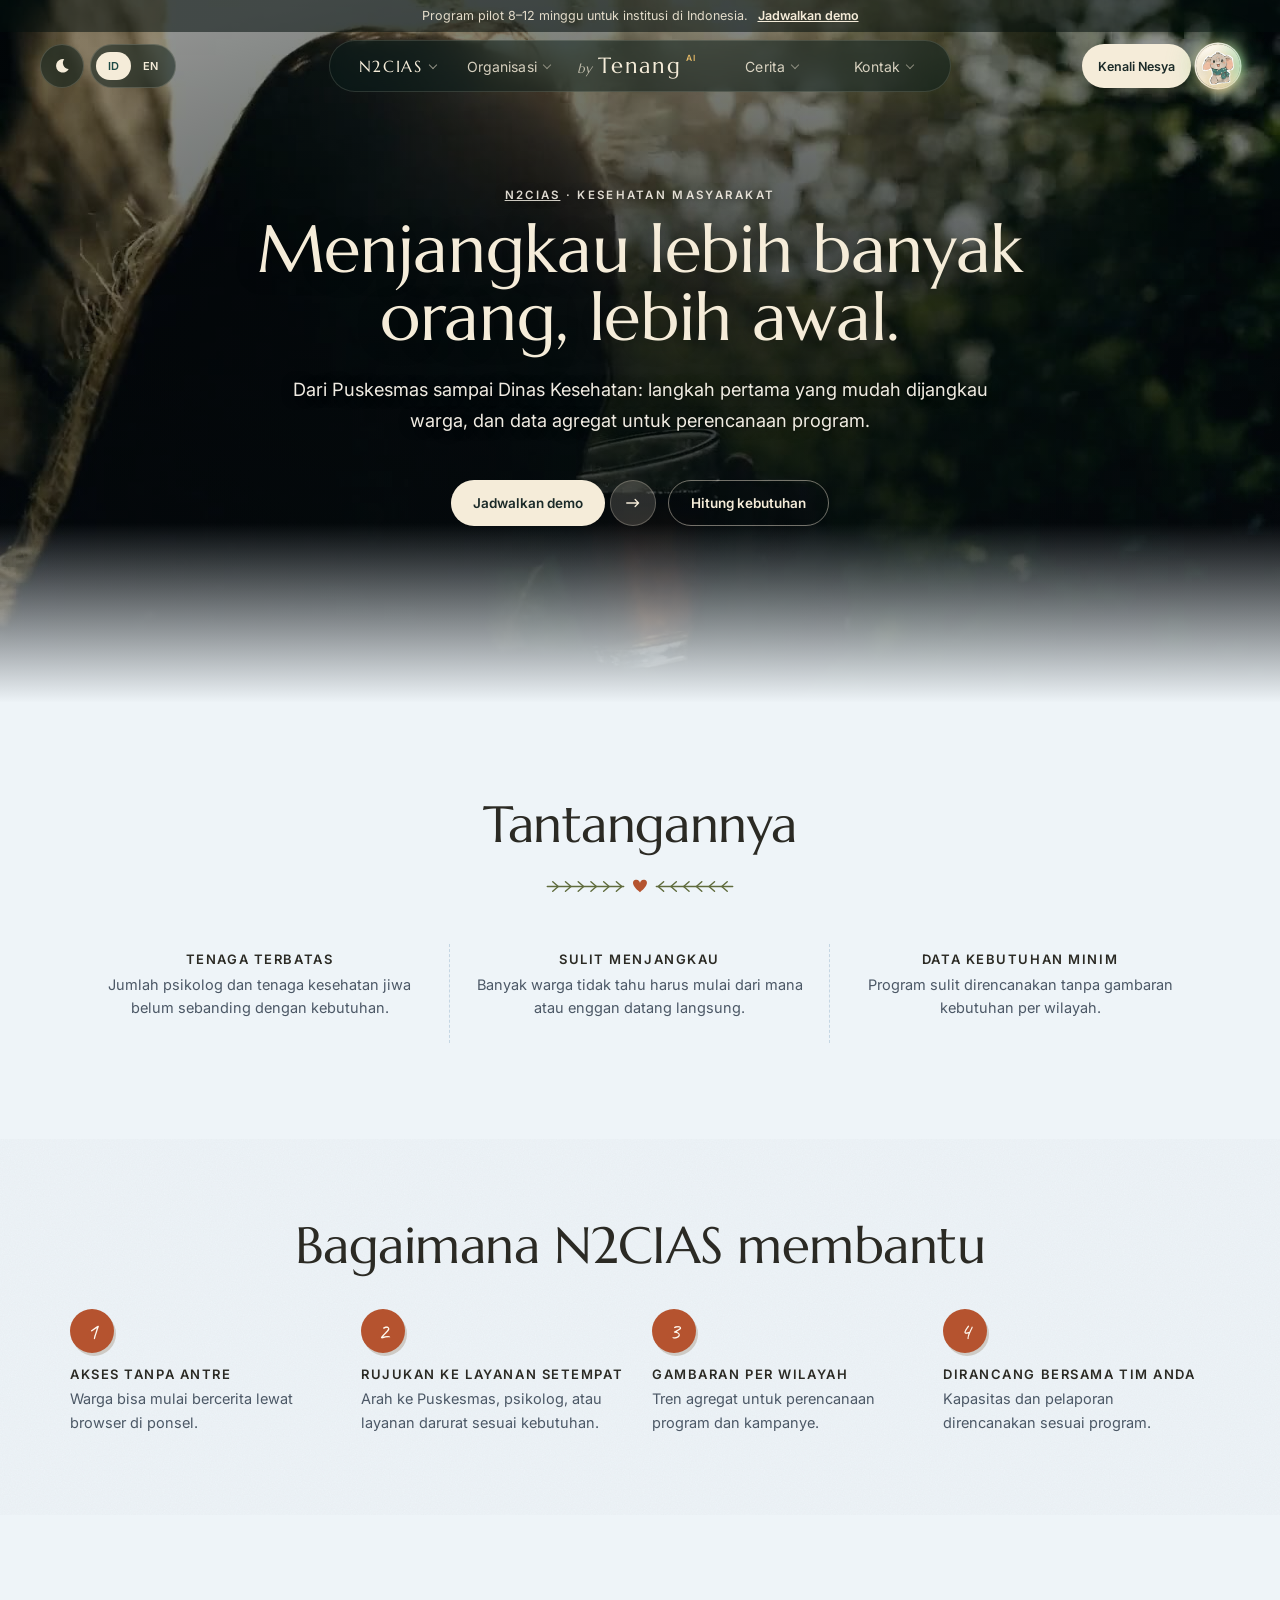
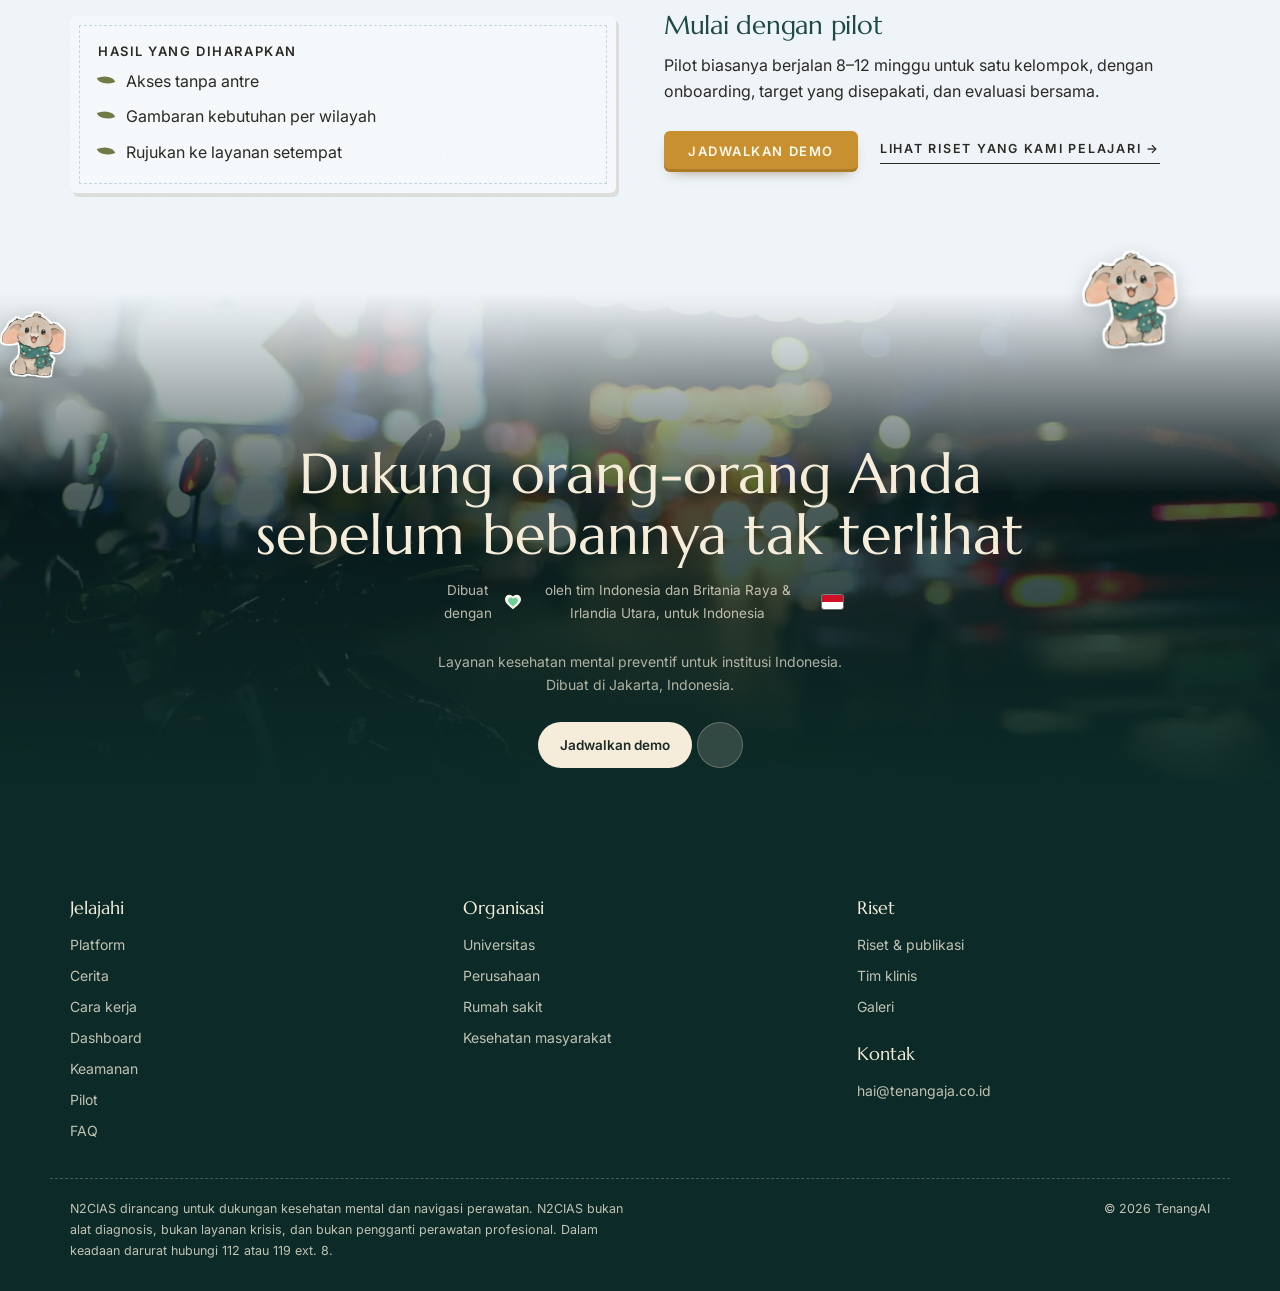
<file: kesehatan-masyarakat.html>
<!doctype html>
<html lang="id">
<head>
<meta charset="utf-8">
<meta name="viewport" content="width=device-width, initial-scale=1">
<title>Kesehatan masyarakat · N2CIAS oleh TenangAI</title>
<meta name="description" content="Dari Puskesmas sampai Dinas Kesehatan: langkah pertama yang mudah dijangkau warga, dan data agregat untuk perencanaan program.">
<meta property="og:title" content="Kesehatan masyarakat · N2CIAS oleh TenangAI">
<meta property="og:description" content="Tempat aman untuk bercerita, kapan saja. Insight anonim untuk institusi.">
<meta property="og:type" content="website">
<meta name="theme-color" content="#1d4a45">
<meta name="color-scheme" content="light dark">
<link rel="icon" href="assets/favicon.png" type="image/png">
<link rel="apple-touch-icon" href="assets/apple-touch-icon.png">
<link rel="preconnect" href="https://fonts.googleapis.com">
<link rel="preconnect" href="https://fonts.gstatic.com" crossorigin>
<link href="https://fonts.googleapis.com/css2?family=Caveat:wght@500;700&family=Marcellus&family=Inter:wght@400;500;600&display=swap" rel="stylesheet">
<link rel="stylesheet" href="styles.css?v=c06bdaa6">
<script>
  // Set light/dark before the page paints: saved choice first, then the system setting.
  (function () {
    var m = null;
    try { m = localStorage.getItem("mode"); } catch (e) {}
    if (!m) m = window.matchMedia && matchMedia("(prefers-color-scheme: dark)").matches ? "dark" : "light";
    document.documentElement.setAttribute("data-mode", m);
  })();
</script>
<script src="vt.js?v=b88d1577"></script>
</head>
<body>

<!-- Icon sprite -->
<svg width="0" height="0" style="position:absolute" aria-hidden="true">
  <symbol id="spark" viewBox="0 0 20 20"><path d="M10 0C11 7 13 9 20 10C13 11 11 13 10 20C9 13 7 11 0 10C7 9 9 7 10 0Z"/></symbol>
  <symbol id="i-company" viewBox="0 0 64 64"><g fill="none" stroke="currentColor" stroke-width="2.4" stroke-linecap="round" stroke-linejoin="round"><path d="M12 56V14l22-6v48M34 22h18v34M6 56h52"/><path d="M19 20h6M19 29h6M19 38h6M41 30h4M41 39h4M24 56v-8h4v8"/></g></symbol>
  <symbol id="i-hospital" viewBox="0 0 64 64"><g fill="none" stroke="currentColor" stroke-width="2.4" stroke-linecap="round" stroke-linejoin="round"><path d="M10 56V26L32 10l22 16v30M6 56h52"/><path d="M32 24v16M24 32h16"/><path d="M27 56v-8h10v8"/></g></symbol>
  <symbol id="i-university" viewBox="0 0 64 64"><g fill="none" stroke="currentColor" stroke-width="2.4" stroke-linecap="round" stroke-linejoin="round"><path d="M4 24l28-12 28 12-28 12z"/><path d="M16 30v12c0 5 8 9 16 9s16-4 16-9V30"/><path d="M60 24v14"/><circle cx="60" cy="41" r="2.5"/></g></symbol>
  <symbol id="i-public" viewBox="0 0 64 64"><g fill="none" stroke="currentColor" stroke-width="2.4" stroke-linecap="round" stroke-linejoin="round"><circle cx="32" cy="20" r="7"/><circle cx="13" cy="27" r="5.5"/><circle cx="51" cy="27" r="5.5"/><path d="M20 52c0-9 5-16 12-16s12 7 12 16M4 50c0-7 4-12 9-12 3 0 5 1 7 3M60 50c0-7-4-12-9-12-3 0-5 1-7 3"/></g></symbol>
  <symbol id="i-moon" viewBox="0 0 24 24"><path d="M15 3a9 9 0 1 0 6 13A8 8 0 0 1 15 3z" fill="currentColor"/></symbol>
  <symbol id="i-lock" viewBox="0 0 24 24"><g fill="none" stroke="currentColor" stroke-width="2" stroke-linecap="round"><rect x="5" y="11" width="14" height="10" rx="2"/><path d="M8 11V8a4 4 0 0 1 8 0v3"/></g></symbol>
  <symbol id="i-people" viewBox="0 0 24 24"><g fill="none" stroke="currentColor" stroke-width="2" stroke-linecap="round"><circle cx="9" cy="8" r="3.5"/><path d="M2 20c0-4 3-7 7-7s7 3 7 7"/><path d="M16 4.5a3.5 3.5 0 0 1 0 7M18 13c2.5 1 4 3.5 4 7"/></g></symbol>
  <symbol id="i-chat" viewBox="0 0 24 24"><path d="M4 5h16v11H9l-5 4z" fill="none" stroke="currentColor" stroke-width="2" stroke-linejoin="round"/><path d="M8 10h8M8 13h5" stroke="currentColor" stroke-width="2" stroke-linecap="round"/></symbol>
  <symbol id="i-check" viewBox="0 0 24 24"><g fill="none" stroke="currentColor" stroke-width="2" stroke-linecap="round" stroke-linejoin="round"><rect x="5" y="3" width="14" height="18" rx="2"/><path d="M9 3v3h6V3M9 12l2 2 4-4M9 17h6"/></g></symbol>
  <symbol id="i-leaf" viewBox="0 0 24 24"><g fill="none" stroke="currentColor" stroke-width="2" stroke-linecap="round" stroke-linejoin="round"><path d="M5 19C5 10 10 5 20 4c0 10-5 15-14 15z"/><path d="M5 19l8-8"/></g></symbol>
  <symbol id="i-doc" viewBox="0 0 24 24"><g fill="none" stroke="currentColor" stroke-width="2" stroke-linecap="round" stroke-linejoin="round"><path d="M6 3h9l4 4v14H6z"/><path d="M14 3v5h5M9 13h7M9 17h5"/></g></symbol>
  <symbol id="i-chart" viewBox="0 0 24 24"><g fill="none" stroke="currentColor" stroke-width="2" stroke-linecap="round"><path d="M4 20h16M7 16v-4M12 16V7M17 16v-6"/></g></symbol>
  <symbol id="arrow" viewBox="0 0 20 12"><path d="M1 6h17M13 1l5 5-5 5" fill="none" stroke="currentColor" stroke-width="1.8" stroke-linecap="round" stroke-linejoin="round"/></symbol>
</svg>

<a class="skip" href="#main" data-i18n="skip">Langsung ke isi</a>

<header class="nav2" id="nav">
  <div class="bar">
    <span data-i18n="bar.text">Program pilot 8–12 minggu untuk institusi di Indonesia.</span>
    <a href="index.html#demo" data-i18n="bar.link">Jadwalkan demo</a>
  </div>
  <div class="wrap nav2-inner">
    <div class="nav2-side nav2-l">
      <button class="menu-btn" type="button" aria-label="Menu" aria-expanded="false"><span></span><span></span></button>
      <div class="util-pill">
        <button type="button" class="mode-btn" aria-label="Mode gelap / dark mode" aria-pressed="false">
          <svg class="i-moon2" viewBox="0 0 24 24"><path d="M15 3a9 9 0 1 0 6 13A8 8 0 0 1 15 3z" fill="currentColor"/></svg>
          <svg class="i-sun" viewBox="0 0 24 24"><g fill="none" stroke="currentColor" stroke-width="2" stroke-linecap="round"><circle cx="12" cy="12" r="4.5"/><path d="M12 2v2.5M12 19.5V22M2 12h2.5M19.5 12H22M4.9 4.9l1.8 1.8M17.3 17.3l1.8 1.8M4.9 19.1l1.8-1.8M17.3 6.7l1.8-1.8"/></g></svg>
        </button>
        <div class="lang" role="group" aria-label="Bahasa / Language">
          <button type="button" data-lang="id" aria-pressed="true">ID</button>
          <button type="button" data-lang="en" aria-pressed="false">EN</button>
        </div>
      </div>
    </div>
    <a href="index.html" class="brand brand-m wm" aria-label="TenangAI"><span class="wm-t"><i class="wm-by">by</i><span class="wm-word">Tenang</span><sup>AI</sup></span><span class="wm-n2" aria-hidden="true">N2CIAS</span></a>
    <div class="nav2-pill">
      <nav class="nav-links nav-links-l" aria-label="Utama">
        <div class="dd"><button type="button" class="dd-btn dd-n2" aria-expanded="false"><span>N2CIAS</span></button><div class="dd-menu mega"><div class="mm-headbox"><div class="mm-head" data-i18n="mm.n2.h">Kenali N2CIAS</div><button type="button" class="n2-what" aria-expanded="false" aria-controls="n2-mean-mm"><span data-i18n="n2.what">Apa arti N2CIAS?</span><svg class="n2-chev" viewBox="0 0 10 6" aria-hidden="true"><path d="M1 1l4 4 4-4" fill="none" stroke="currentColor" stroke-width="1.4" stroke-linecap="round" stroke-linejoin="round"/></svg></button><p class="n2-mean n2-mean-mm" id="n2-mean-mm"><b>N</b>esya &amp; <b>N</b>avigation<br><b>C</b>are · <b>I</b>nsight · <b>A</b>ccess · <b>S</b>afety<br><a class="n2-more" href="index.html#n2-name" data-i18n="n2.more">Selengkapnya</a></p></div><div class="mm-body"><div class="mm-col"><img src="assets/film/platform.jpg" alt="" loading="lazy"><span class="mm-eyebrow" data-i18n="mm.plat">Platform</span><b class="mm-title" data-i18n="mm.plat.t">Untuk setiap orang</b><div class="mm-links"><a href="index.html#platform" data-i18n="n2.about">Tentang N2CIAS</a><a href="index.html#toolkit" data-i18n="tool.eyebrow">Fitur</a><a href="index.html#how-it-works" data-i18n="nav.how2">Cara kerja</a><a href="index.html#dashboard">Dashboard</a><a href="dashboard.html" data-i18n="nav.console">Demo Konsol Institusi</a><a href="index.html#safety" data-i18n="nav.safety">Keamanan</a></div></div><div class="mm-col"><img src="assets/film/safety.jpg" alt="" loading="lazy"><span class="mm-eyebrow" data-i18n="mm.cr">Clinical Research</span><b class="mm-title" data-i18n="mm.cr.t">Riset & bukti</b><div class="mm-links"><a href="research.html" data-i18n="rp.kicker">Riset & publikasi</a><a href="galeri.html" data-i18n="n2.story">Dari ELIZA ke N2CIAS</a><a href="research.html#team" data-i18n="rp.t.title">Tim klinis</a></div></div><div class="mm-col"><img src="assets/film/tea.jpg" alt="" loading="lazy"><span class="mm-eyebrow" data-i18n="mm.prog">Program</span><b class="mm-title" data-i18n="mm.prog.t">Mulai dengan pilot</b><div class="mm-links"><a href="index.html#pilot" data-i18n="mm.pilot">Pilot 8–12 minggu</a><a href="index.html#coverage" data-i18n="plan.kicker">Perencana kapasitas</a><a href="index.html#faq">FAQ</a></div></div></div><div class="mm-foot"><a href="index.html#demo" data-i18n="cta.demo">Jadwalkan demo</a><a href="mailto:hai@tenangaja.co.id">hai@tenangaja.co.id</a></div></div></div>
        <div class="dd"><button type="button" class="dd-btn" aria-expanded="false"><span data-i18n="nav.org">Organisasi</span></button><div class="dd-menu mega"><div class="mm-head" data-i18n="mm.org.h">Untuk institusi Anda</div><div class="mm-body"><a class="mm-card" href="universitas.html"><img src="assets/film/uni.jpg" alt="" loading="lazy"><span class="mm-eyebrow" data-i18n="mm.u.e">Kampus</span><b class="mm-title" data-i18n="type.university">Universitas</b></a><a class="mm-card" href="rumah-sakit.html"><img src="assets/film/rain.jpg" alt="" loading="lazy"><span class="mm-eyebrow" data-i18n="mm.h.e">Shift malam</span><b class="mm-title" data-i18n="type.hospital">Rumah sakit</b></a><a class="mm-card" href="perusahaan.html"><img src="assets/film/company.jpg" alt="" loading="lazy"><span class="mm-eyebrow" data-i18n="mm.c.e">Tempat kerja</span><b class="mm-title" data-i18n="type.company">Perusahaan</b></a><a class="mm-card" href="kesehatan-masyarakat.html"><img src="assets/film/public.jpg" alt="" loading="lazy"><span class="mm-eyebrow" data-i18n="mm.p.e">Puskesmas & Dinkes</span><b class="mm-title" data-i18n="type.public">Kesehatan masyarakat</b></a></div><div class="mm-foot"><a href="index.html#use-cases" data-i18n="mm.org.all">Semua institusi</a><a href="index.html#coverage" data-i18n="plan.kicker">Perencana kapasitas</a></div></div></div>
      </nav>
      <a href="index.html" class="brand wm" aria-label="TenangAI"><span class="wm-t"><i class="wm-by">by</i><span class="wm-word">Tenang</span><sup>AI</sup></span><span class="wm-n2" aria-hidden="true">N2CIAS</span></a>
      <nav class="nav-links nav-links-r" aria-label="Lainnya">
        <div class="dd"><button type="button" class="dd-btn" aria-expanded="false"><span data-i18n="nav.story">Cerita</span></button><div class="dd-menu mega"><div class="mm-head" data-i18n="mm.st.h">Cerita kami</div><div class="mm-body"><a class="mm-card" href="index.html#story"><img src="assets/film/leaves.jpg" alt="" loading="lazy"><span class="mm-eyebrow" data-i18n="mm.s1.e">Filosofi</span><b class="mm-title" data-i18n="mm.s1.t">Dari riset, menjadi ruang yang tenang</b></a><a class="mm-card" href="galeri.html"><img src="assets/film/rain.jpg" alt="" loading="lazy"><span class="mm-eyebrow" data-i18n="mm.s2.e">Galeri</span><b class="mm-title" data-i18n="n2.story">Dari ELIZA ke N2CIAS</b></a><a class="mm-card" href="research.html"><img src="assets/film/night.jpg" alt="" loading="lazy"><span class="mm-eyebrow" data-i18n="mm.s3.e">Bukti</span><b class="mm-title" data-i18n="rp.kicker">Riset & publikasi</b></a></div><div class="mm-foot"><a href="index.html#why" data-i18n="id.kicker">Dari Indonesia, untuk Indonesia</a></div></div></div>
        <div class="dd"><button type="button" class="dd-btn" aria-expanded="false"><span data-i18n="nav.contact">Kontak</span></button><div class="dd-menu mega"><div class="mm-head" data-i18n="mm.ct.h">Mari bicara</div><div class="mm-body"><a class="mm-card" href="index.html#demo"><img src="assets/film/night.jpg" alt="" loading="lazy"><span class="mm-eyebrow" data-i18n="mm.ct1.e">30 menit</span><b class="mm-title" data-i18n="cta.demo">Jadwalkan demo</b></a><a class="mm-card" href="index.html#pilot"><img src="assets/film/tea.jpg" alt="" loading="lazy"><span class="mm-eyebrow" data-i18n="mm.ct2.e">8–12 minggu</span><b class="mm-title" data-i18n="cta.pilot">Diskusikan pilot</b></a><a class="mm-card" href="index.html#faq"><img src="assets/film/safety.jpg" alt="" loading="lazy"><span class="mm-eyebrow" data-i18n="mm.ct3.e">Jawaban cepat</span><b class="mm-title">FAQ</b></a></div><div class="mm-foot"><a href="mailto:hai@tenangaja.co.id">hai@tenangaja.co.id</a></div></div></div>
      </nav>
      <div class="drawer-foot">
        <button type="button" class="mode-btn" aria-label="Mode gelap / dark mode" aria-pressed="false">
          <svg class="i-moon2" viewBox="0 0 24 24"><path d="M15 3a9 9 0 1 0 6 13A8 8 0 0 1 15 3z" fill="currentColor"/></svg>
          <svg class="i-sun" viewBox="0 0 24 24"><g fill="none" stroke="currentColor" stroke-width="2" stroke-linecap="round"><circle cx="12" cy="12" r="4.5"/><path d="M12 2v2.5M12 19.5V22M2 12h2.5M19.5 12H22M4.9 4.9l1.8 1.8M17.3 17.3l1.8 1.8M4.9 19.1l1.8-1.8M17.3 6.7l1.8-1.8"/></g></svg>
        </button>
        <a href="index.html#platform" class="pbtn pbtn-light meet-btn"><span class="pbtn-t" data-i18n="hb.cat">Kenali Nesya</span><span class="pbtn-i meet-i"><img src="assets/nesya/tilt-4.png" alt=""></span></a>
        <a href="index.html#demo" class="pbtn pbtn-light"><span class="pbtn-t" data-i18n="cta.demo">Jadwalkan demo</span><span class="pbtn-i"><svg width="14" height="10"><use href="index.html#arrow"/></svg></span></a>
      </div>
    </div>
    <div class="nav2-side nav2-r">
      
      <a href="index.html#platform" class="pbtn pbtn-sm pbtn-light demo-btn meet-btn"><span class="pbtn-t" data-i18n="hb.cat">Kenali Nesya</span><span class="pbtn-i meet-i"><img src="assets/nesya/tilt-4.png" alt="" class="bob"></span></a>
      <div class="lang lang-m" role="group" aria-label="Bahasa / Language">
        <button type="button" data-lang="id" aria-pressed="true">ID</button>
        <button type="button" data-lang="en" aria-pressed="false">EN</button>
      </div>
    </div>
  </div>
</header>

<main id="main" class="subpage">
<section class="hero2 hero-sub">
  <div class="hero2-bg" aria-hidden="true">
    <video class="hero2-video" autoplay muted loop playsinline preload="auto" poster="assets/film/public.jpg"><source src="assets/film/public.mp4" type="video/mp4"></video>
    <div class="hero2-shade"></div>
  </div>
  <div class="wrap hero2-grid hero2-center">
    <div class="hero2-copy">
      <p class="eyebrow2"><a href="index.html">N2CIAS</a> · <span data-i18n="org.pub.kicker">Kesehatan masyarakat</span></p>
      <h1 class="h1" data-i18n="org.pub.title">Menjangkau lebih banyak orang, lebih awal.</h1>
      <p class="hero2-lead" data-i18n="org.pub.lead">Dari Puskesmas sampai Dinas Kesehatan: langkah pertama yang mudah dijangkau warga, dan data agregat untuk perencanaan program.</p>
      <div class="pbtn-row">
        <a href="index.html#demo" class="pbtn pbtn-light"><span class="pbtn-t" data-i18n="cta.demo">Jadwalkan demo</span><span class="pbtn-i"><svg width="14" height="10"><use href="#arrow"/></svg></span></a>
        <a href="index.html#coverage" class="pbtn pbtn-ghost"><span class="pbtn-t" data-i18n="org.plan">Hitung kebutuhan</span></a>
      </div>
    </div>
  </div>
</section>

<section class="section paper">
  <div class="wrap">
    <div class="head"><h2 class="script" data-i18n="org.challenge">Tantangannya</h2><img class="divider" src="assets/divider.svg" alt="" width="200" height="18"></div>
    <div class="cols-4 cols-3x">
      <article class="col"><h3 class="caps" data-i18n="org.pub.c1t">Tenaga terbatas</h3><p data-i18n="org.pub.c1b">Jumlah psikolog dan tenaga kesehatan jiwa belum sebanding dengan kebutuhan.</p></article>
      <article class="col"><h3 class="caps" data-i18n="org.pub.c2t">Sulit menjangkau</h3><p data-i18n="org.pub.c2b">Banyak warga tidak tahu harus mulai dari mana atau enggan datang langsung.</p></article>
      <article class="col"><h3 class="caps" data-i18n="org.pub.c3t">Data kebutuhan minim</h3><p data-i18n="org.pub.c3b">Program sulit direncanakan tanpa gambaran kebutuhan per wilayah.</p></article>
    </div>
  </div>
</section>

<section class="band band-olive edge-both">
  <div class="wrap">
    <h2 class="script center" data-i18n="org.helps">Bagaimana N2CIAS membantu</h2>
    <ol class="org-helps">
      <li><span class="num">1</span><h3 class="caps" data-i18n="org.pub.h1t">Akses tanpa antre</h3><p data-i18n="org.pub.h1b">Warga bisa mulai bercerita lewat browser di ponsel.</p></li>
      <li><span class="num">2</span><h3 class="caps" data-i18n="org.pub.h2t">Rujukan ke layanan setempat</h3><p data-i18n="org.pub.h2b">Arah ke Puskesmas, psikolog, atau layanan darurat sesuai kebutuhan.</p></li>
      <li><span class="num">3</span><h3 class="caps" data-i18n="org.pub.h3t">Gambaran per wilayah</h3><p data-i18n="org.pub.h3b">Tren agregat untuk perencanaan program dan kampanye.</p></li>
      <li><span class="num">4</span><h3 class="caps" data-i18n="org.pub.h4t">Dirancang bersama tim Anda</h3><p data-i18n="org.pub.h4b">Kapasitas dan pelaporan direncanakan sesuai program.</p></li>
    </ol>
  </div>
</section>

<section class="section paper">
  <div class="wrap org-out">
    <div class="note stitched">
      <h3 class="caps" data-i18n="org.outcomes">Hasil yang diharapkan</h3>
      <ul class="leafs">
        <li data-i18n="use.pub.1">Akses tanpa antre</li>
        <li data-i18n="use.pub.2">Gambaran kebutuhan per wilayah</li>
        <li data-i18n="use.pub.3">Rujukan ke layanan setempat</li>
      </ul>
    </div>
    <div>
      <h2 class="script-sm" data-i18n="org.cta.t">Mulai dengan pilot</h2>
      <p data-i18n="org.cta.b">Pilot biasanya berjalan 8–12 minggu untuk satu kelompok, dengan onboarding, target yang disepakati, dan evaluasi bersama.</p>
      <div class="hero-cta">
        <a href="index.html#demo" class="btn btn-mustard" data-i18n="cta.demo">Jadwalkan demo</a>
        <a href="research.html" class="link-u" data-i18n="org.research">Lihat riset yang kami pelajari</a>
      </div>
    </div>
  </div>
</section>
</main>

<footer class="footer foot2">
  <div class="walker" aria-hidden="true"><span class="nesya walk" aria-hidden="true"><img src="assets/nesya/walk-1.png" alt=""></span></div>
  <span class="nesya sleeper breathe" aria-hidden="true"><img src="assets/nesya/curl.png" alt=""></span>
  <div class="foot2-film" aria-hidden="true"><video class="film" data-film muted loop playsinline preload="none" poster="assets/film/night.jpg"><source src="assets/film/night.mp4" type="video/mp4"></video><div class="foot2-shade"></div></div>
  <div class="wrap foot2-grid">
    <div class="foot2-big reveal">
      <h2 class="h2" data-i18n="final.title">Dukung orang-orang Anda sebelum bebannya tak terlihat</h2>
      <p class="made-with foot-mw"><span data-i18n="mw.a">Dibuat dengan</span> <span class="mw-hearts" aria-hidden="true"><svg class="mw-heart h-green" viewBox="0 0 24 22"><path d="M12 21C5 15.5 1 11.7 1 7.2 1 3.7 3.7 1 7 1c2 0 3.8 1 5 2.6C13.2 2 15 1 17 1c3.3 0 6 2.7 6 6.2 0 4.5-4 8.3-11 13.8z"/></svg><svg class="mw-heart h-white" viewBox="0 0 24 22"><path d="M12 21C5 15.5 1 11.7 1 7.2 1 3.7 3.7 1 7 1c2 0 3.8 1 5 2.6C13.2 2 15 1 17 1c3.3 0 6 2.7 6 6.2 0 4.5-4 8.3-11 13.8z"/></svg><i></i><i></i><i></i></span> <span data-i18n="mw.b">oleh tim Indonesia dan Britania Raya &amp; Irlandia Utara, untuk Indonesia</span> <span class="mw-flags"><svg class="flag" viewBox="0 0 30 20" role="img" aria-label="Indonesia"><rect width="30" height="10" fill="#ce1126"/><rect y="10" width="30" height="10" fill="#fff"/></svg></span></p>
      <p data-i18n="foot.about">Layanan kesehatan mental preventif untuk institusi Indonesia. Dibuat di Jakarta, Indonesia.</p>
      <a href="index.html#demo" class="pbtn pbtn-light"><span class="pbtn-t" data-i18n="cta.demo">Jadwalkan demo</span><span class="pbtn-i"><svg width="14" height="10"><use href="index.html#arrow"/></svg></span></a>
    </div>
    <nav aria-label="Footer">
      <h4 data-i18n="foot.explore">Jelajahi</h4>
      <a href="index.html#platform">Platform</a>
      <a href="index.html#story" data-i18n="nav.story">Cerita</a>
      <a href="index.html#how-it-works" data-i18n="nav.how2">Cara kerja</a>
      <a href="index.html#dashboard">Dashboard</a>
      <a href="index.html#safety" data-i18n="nav.safety">Keamanan</a>
      <a href="index.html#pilot">Pilot</a>
      <a href="index.html#faq">FAQ</a>
    </nav>
    <nav aria-label="Organisasi">
      <h4 data-i18n="nav.org">Organisasi</h4>
      <a href="universitas.html" data-i18n="type.university">Universitas</a>
      <a href="perusahaan.html" data-i18n="type.company">Perusahaan</a>
      <a href="rumah-sakit.html" data-i18n="type.hospital">Rumah sakit</a>
      <a href="kesehatan-masyarakat.html" data-i18n="type.public">Kesehatan masyarakat</a>
    </nav>
    <nav aria-label="Riset">
      <h4 data-i18n="nav.research">Riset</h4>
      <a href="research.html" data-i18n="rp.kicker">Riset & publikasi</a>
      <a href="research.html#team" data-i18n="rp.t.title">Tim klinis</a>
      <a href="galeri.html" data-i18n="ga.kicker">Galeri</a>
      <h4 data-i18n="foot.contact">Kontak</h4>
      <a href="mailto:hai@tenangaja.co.id">hai@tenangaja.co.id</a>
    </nav>
  </div>
  <div class="wrap foot-legal">
    <p data-i18n="foot.disc">N2CIAS dirancang untuk dukungan kesehatan mental dan navigasi perawatan. N2CIAS bukan alat diagnosis, bukan layanan krisis, dan bukan pengganti perawatan profesional. Dalam keadaan darurat hubungi 112 atau 119 ext. 8.</p>
    <p>© <span id="year">2026</span> TenangAI</p>
  </div>
</footer>

<a href="index.html" class="to-top" aria-label="Kembali ke atas"><img src="assets/nesya/back-1.png" alt=""></a>
<a href="index.html#demo" class="m-cta" aria-hidden="true" tabindex="-1"><span data-i18n="cta.demo">Jadwalkan demo</span><svg width="18" height="12"><use href="index.html#arrow"/></svg></a>

<script src="i18n.js?v=685dc5c2"></script>
<script src="i18n-pages.js?v=d0707b22"></script>
<script src="app.js?v=bd4a6255"></script>
<script src="data.js?v=d16d1927"></script>
<script src="research.js?v=8eac0e99"></script>
</body>
</html>
</file>
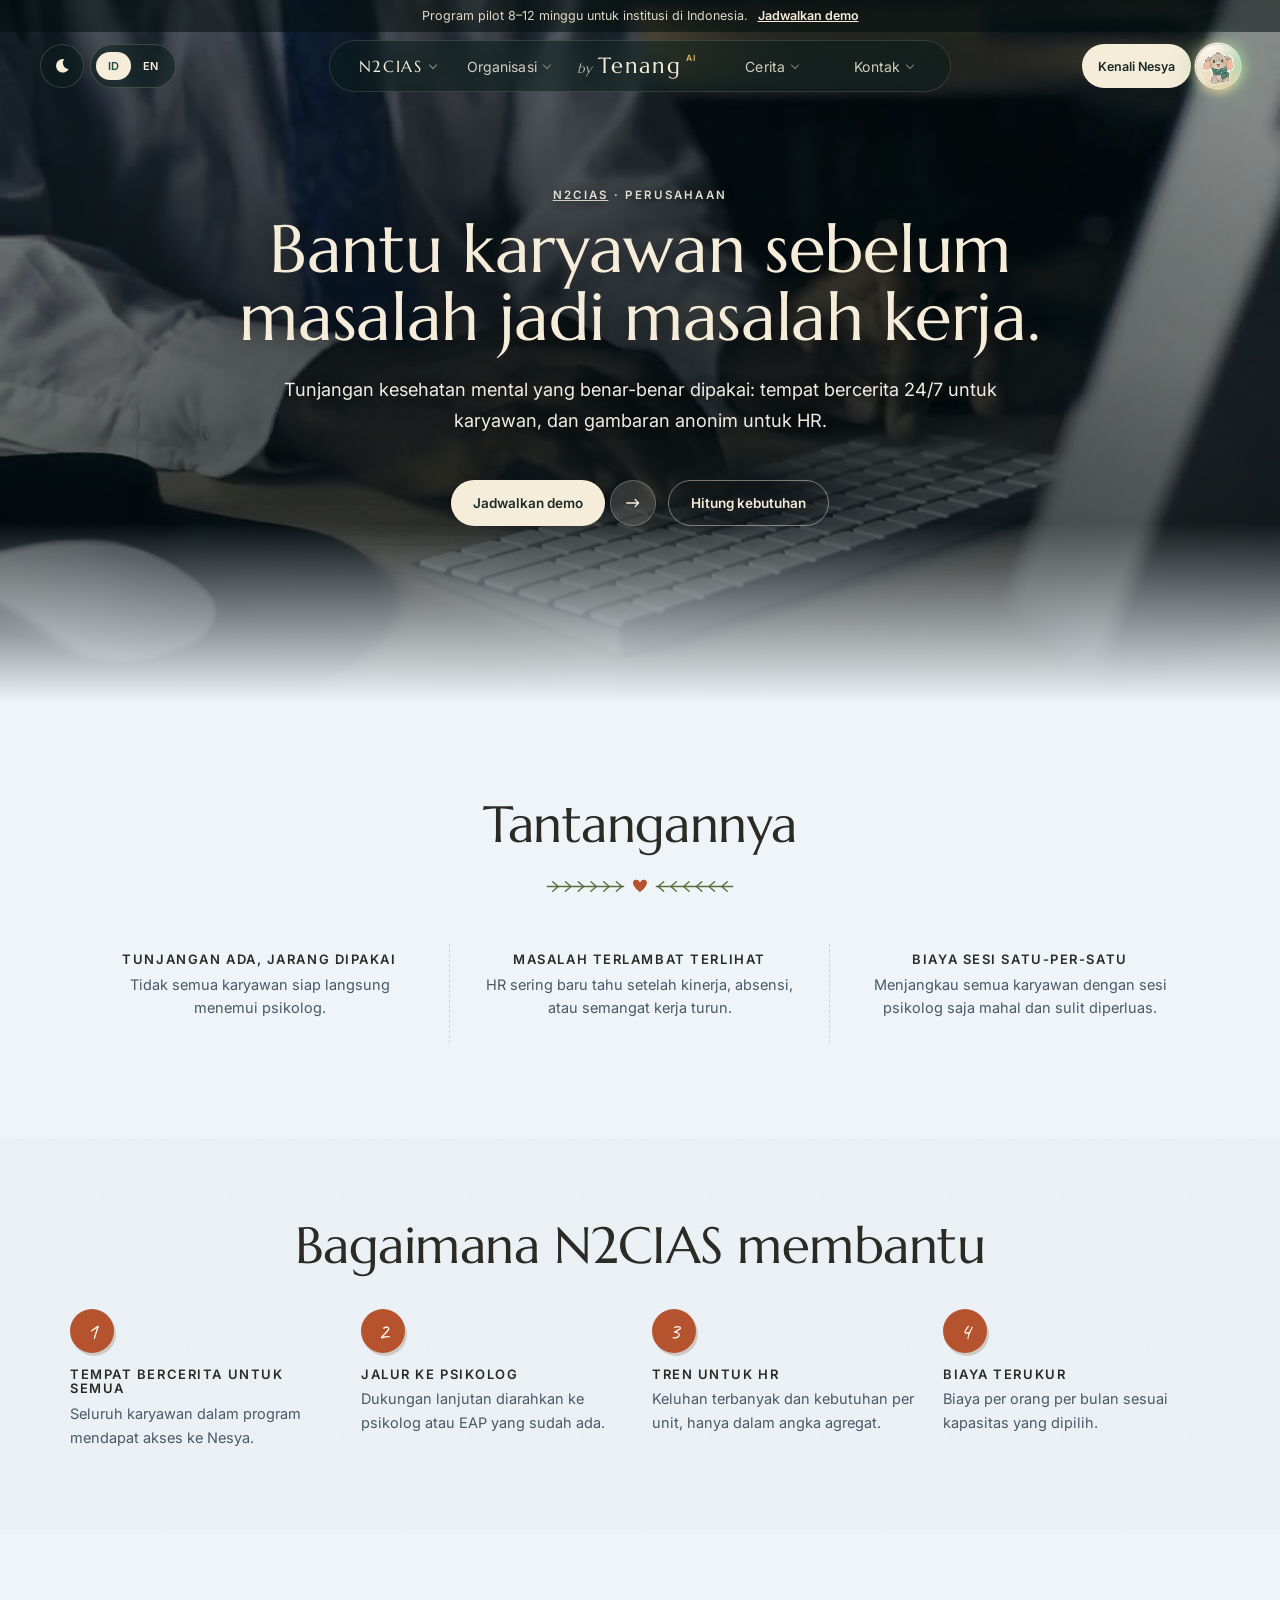
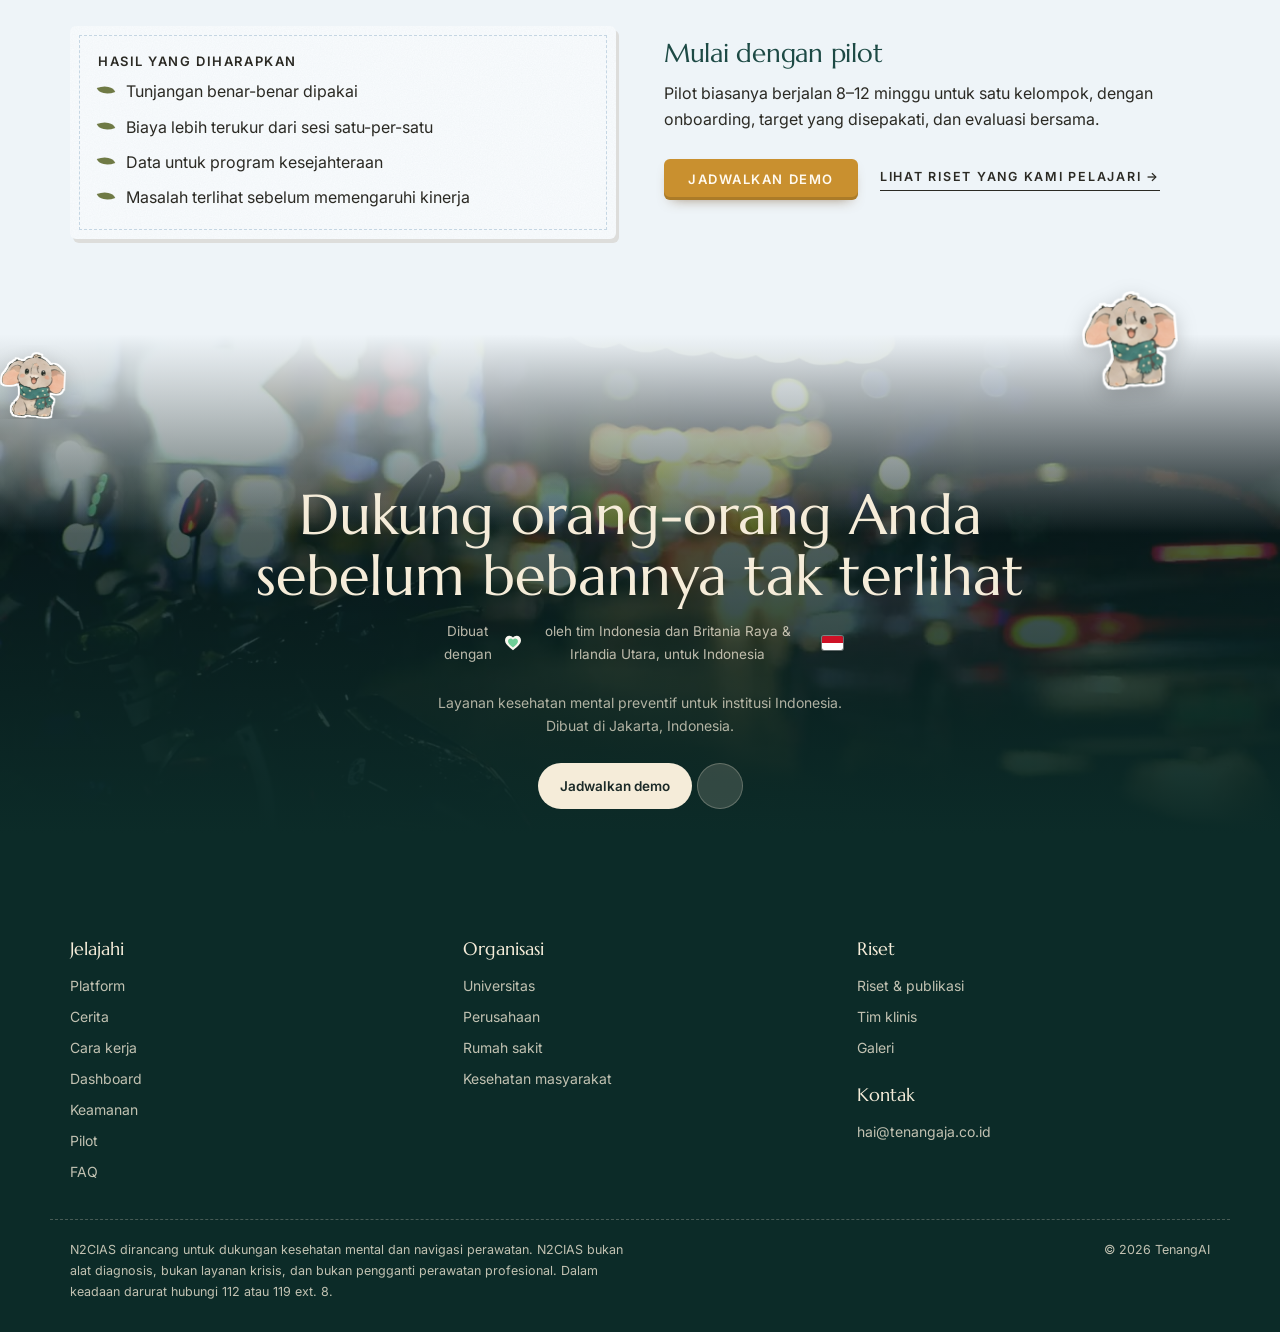
<file: perusahaan.html>
<!doctype html>
<html lang="id">
<head>
<meta charset="utf-8">
<meta name="viewport" content="width=device-width, initial-scale=1">
<title>Perusahaan · N2CIAS oleh TenangAI</title>
<meta name="description" content="Tunjangan kesehatan mental yang benar-benar dipakai: tempat bercerita 24/7 untuk karyawan, dan gambaran anonim untuk HR.">
<meta property="og:title" content="Perusahaan · N2CIAS oleh TenangAI">
<meta property="og:description" content="Tempat aman untuk bercerita, kapan saja. Insight anonim untuk institusi.">
<meta property="og:type" content="website">
<meta name="theme-color" content="#1d4a45">
<meta name="color-scheme" content="light dark">
<link rel="icon" href="assets/favicon.png" type="image/png">
<link rel="apple-touch-icon" href="assets/apple-touch-icon.png">
<link rel="preconnect" href="https://fonts.googleapis.com">
<link rel="preconnect" href="https://fonts.gstatic.com" crossorigin>
<link href="https://fonts.googleapis.com/css2?family=Caveat:wght@500;700&family=Marcellus&family=Inter:wght@400;500;600&display=swap" rel="stylesheet">
<link rel="stylesheet" href="styles.css?v=c06bdaa6">
<script>
  // Set light/dark before the page paints: saved choice first, then the system setting.
  (function () {
    var m = null;
    try { m = localStorage.getItem("mode"); } catch (e) {}
    if (!m) m = window.matchMedia && matchMedia("(prefers-color-scheme: dark)").matches ? "dark" : "light";
    document.documentElement.setAttribute("data-mode", m);
  })();
</script>
<script src="vt.js?v=b88d1577"></script>
</head>
<body>

<!-- Icon sprite -->
<svg width="0" height="0" style="position:absolute" aria-hidden="true">
  <symbol id="spark" viewBox="0 0 20 20"><path d="M10 0C11 7 13 9 20 10C13 11 11 13 10 20C9 13 7 11 0 10C7 9 9 7 10 0Z"/></symbol>
  <symbol id="i-company" viewBox="0 0 64 64"><g fill="none" stroke="currentColor" stroke-width="2.4" stroke-linecap="round" stroke-linejoin="round"><path d="M12 56V14l22-6v48M34 22h18v34M6 56h52"/><path d="M19 20h6M19 29h6M19 38h6M41 30h4M41 39h4M24 56v-8h4v8"/></g></symbol>
  <symbol id="i-hospital" viewBox="0 0 64 64"><g fill="none" stroke="currentColor" stroke-width="2.4" stroke-linecap="round" stroke-linejoin="round"><path d="M10 56V26L32 10l22 16v30M6 56h52"/><path d="M32 24v16M24 32h16"/><path d="M27 56v-8h10v8"/></g></symbol>
  <symbol id="i-university" viewBox="0 0 64 64"><g fill="none" stroke="currentColor" stroke-width="2.4" stroke-linecap="round" stroke-linejoin="round"><path d="M4 24l28-12 28 12-28 12z"/><path d="M16 30v12c0 5 8 9 16 9s16-4 16-9V30"/><path d="M60 24v14"/><circle cx="60" cy="41" r="2.5"/></g></symbol>
  <symbol id="i-public" viewBox="0 0 64 64"><g fill="none" stroke="currentColor" stroke-width="2.4" stroke-linecap="round" stroke-linejoin="round"><circle cx="32" cy="20" r="7"/><circle cx="13" cy="27" r="5.5"/><circle cx="51" cy="27" r="5.5"/><path d="M20 52c0-9 5-16 12-16s12 7 12 16M4 50c0-7 4-12 9-12 3 0 5 1 7 3M60 50c0-7-4-12-9-12-3 0-5 1-7 3"/></g></symbol>
  <symbol id="i-moon" viewBox="0 0 24 24"><path d="M15 3a9 9 0 1 0 6 13A8 8 0 0 1 15 3z" fill="currentColor"/></symbol>
  <symbol id="i-lock" viewBox="0 0 24 24"><g fill="none" stroke="currentColor" stroke-width="2" stroke-linecap="round"><rect x="5" y="11" width="14" height="10" rx="2"/><path d="M8 11V8a4 4 0 0 1 8 0v3"/></g></symbol>
  <symbol id="i-people" viewBox="0 0 24 24"><g fill="none" stroke="currentColor" stroke-width="2" stroke-linecap="round"><circle cx="9" cy="8" r="3.5"/><path d="M2 20c0-4 3-7 7-7s7 3 7 7"/><path d="M16 4.5a3.5 3.5 0 0 1 0 7M18 13c2.5 1 4 3.5 4 7"/></g></symbol>
  <symbol id="i-chat" viewBox="0 0 24 24"><path d="M4 5h16v11H9l-5 4z" fill="none" stroke="currentColor" stroke-width="2" stroke-linejoin="round"/><path d="M8 10h8M8 13h5" stroke="currentColor" stroke-width="2" stroke-linecap="round"/></symbol>
  <symbol id="i-check" viewBox="0 0 24 24"><g fill="none" stroke="currentColor" stroke-width="2" stroke-linecap="round" stroke-linejoin="round"><rect x="5" y="3" width="14" height="18" rx="2"/><path d="M9 3v3h6V3M9 12l2 2 4-4M9 17h6"/></g></symbol>
  <symbol id="i-leaf" viewBox="0 0 24 24"><g fill="none" stroke="currentColor" stroke-width="2" stroke-linecap="round" stroke-linejoin="round"><path d="M5 19C5 10 10 5 20 4c0 10-5 15-14 15z"/><path d="M5 19l8-8"/></g></symbol>
  <symbol id="i-doc" viewBox="0 0 24 24"><g fill="none" stroke="currentColor" stroke-width="2" stroke-linecap="round" stroke-linejoin="round"><path d="M6 3h9l4 4v14H6z"/><path d="M14 3v5h5M9 13h7M9 17h5"/></g></symbol>
  <symbol id="i-chart" viewBox="0 0 24 24"><g fill="none" stroke="currentColor" stroke-width="2" stroke-linecap="round"><path d="M4 20h16M7 16v-4M12 16V7M17 16v-6"/></g></symbol>
  <symbol id="arrow" viewBox="0 0 20 12"><path d="M1 6h17M13 1l5 5-5 5" fill="none" stroke="currentColor" stroke-width="1.8" stroke-linecap="round" stroke-linejoin="round"/></symbol>
</svg>

<a class="skip" href="#main" data-i18n="skip">Langsung ke isi</a>

<header class="nav2" id="nav">
  <div class="bar">
    <span data-i18n="bar.text">Program pilot 8–12 minggu untuk institusi di Indonesia.</span>
    <a href="index.html#demo" data-i18n="bar.link">Jadwalkan demo</a>
  </div>
  <div class="wrap nav2-inner">
    <div class="nav2-side nav2-l">
      <button class="menu-btn" type="button" aria-label="Menu" aria-expanded="false"><span></span><span></span></button>
      <div class="util-pill">
        <button type="button" class="mode-btn" aria-label="Mode gelap / dark mode" aria-pressed="false">
          <svg class="i-moon2" viewBox="0 0 24 24"><path d="M15 3a9 9 0 1 0 6 13A8 8 0 0 1 15 3z" fill="currentColor"/></svg>
          <svg class="i-sun" viewBox="0 0 24 24"><g fill="none" stroke="currentColor" stroke-width="2" stroke-linecap="round"><circle cx="12" cy="12" r="4.5"/><path d="M12 2v2.5M12 19.5V22M2 12h2.5M19.5 12H22M4.9 4.9l1.8 1.8M17.3 17.3l1.8 1.8M4.9 19.1l1.8-1.8M17.3 6.7l1.8-1.8"/></g></svg>
        </button>
        <div class="lang" role="group" aria-label="Bahasa / Language">
          <button type="button" data-lang="id" aria-pressed="true">ID</button>
          <button type="button" data-lang="en" aria-pressed="false">EN</button>
        </div>
      </div>
    </div>
    <a href="index.html" class="brand brand-m wm" aria-label="TenangAI"><span class="wm-t"><i class="wm-by">by</i><span class="wm-word">Tenang</span><sup>AI</sup></span><span class="wm-n2" aria-hidden="true">N2CIAS</span></a>
    <div class="nav2-pill">
      <nav class="nav-links nav-links-l" aria-label="Utama">
        <div class="dd"><button type="button" class="dd-btn dd-n2" aria-expanded="false"><span>N2CIAS</span></button><div class="dd-menu mega"><div class="mm-headbox"><div class="mm-head" data-i18n="mm.n2.h">Kenali N2CIAS</div><button type="button" class="n2-what" aria-expanded="false" aria-controls="n2-mean-mm"><span data-i18n="n2.what">Apa arti N2CIAS?</span><svg class="n2-chev" viewBox="0 0 10 6" aria-hidden="true"><path d="M1 1l4 4 4-4" fill="none" stroke="currentColor" stroke-width="1.4" stroke-linecap="round" stroke-linejoin="round"/></svg></button><p class="n2-mean n2-mean-mm" id="n2-mean-mm"><b>N</b>esya &amp; <b>N</b>avigation<br><b>C</b>are · <b>I</b>nsight · <b>A</b>ccess · <b>S</b>afety<br><a class="n2-more" href="index.html#n2-name" data-i18n="n2.more">Selengkapnya</a></p></div><div class="mm-body"><div class="mm-col"><img src="assets/film/platform.jpg" alt="" loading="lazy"><span class="mm-eyebrow" data-i18n="mm.plat">Platform</span><b class="mm-title" data-i18n="mm.plat.t">Untuk setiap orang</b><div class="mm-links"><a href="index.html#platform" data-i18n="n2.about">Tentang N2CIAS</a><a href="index.html#toolkit" data-i18n="tool.eyebrow">Fitur</a><a href="index.html#how-it-works" data-i18n="nav.how2">Cara kerja</a><a href="index.html#dashboard">Dashboard</a><a href="dashboard.html" data-i18n="nav.console">Demo Konsol Institusi</a><a href="index.html#safety" data-i18n="nav.safety">Keamanan</a></div></div><div class="mm-col"><img src="assets/film/safety.jpg" alt="" loading="lazy"><span class="mm-eyebrow" data-i18n="mm.cr">Clinical Research</span><b class="mm-title" data-i18n="mm.cr.t">Riset & bukti</b><div class="mm-links"><a href="research.html" data-i18n="rp.kicker">Riset & publikasi</a><a href="galeri.html" data-i18n="n2.story">Dari ELIZA ke N2CIAS</a><a href="research.html#team" data-i18n="rp.t.title">Tim klinis</a></div></div><div class="mm-col"><img src="assets/film/tea.jpg" alt="" loading="lazy"><span class="mm-eyebrow" data-i18n="mm.prog">Program</span><b class="mm-title" data-i18n="mm.prog.t">Mulai dengan pilot</b><div class="mm-links"><a href="index.html#pilot" data-i18n="mm.pilot">Pilot 8–12 minggu</a><a href="index.html#coverage" data-i18n="plan.kicker">Perencana kapasitas</a><a href="index.html#faq">FAQ</a></div></div></div><div class="mm-foot"><a href="index.html#demo" data-i18n="cta.demo">Jadwalkan demo</a><a href="mailto:hai@tenangaja.co.id">hai@tenangaja.co.id</a></div></div></div>
        <div class="dd"><button type="button" class="dd-btn" aria-expanded="false"><span data-i18n="nav.org">Organisasi</span></button><div class="dd-menu mega"><div class="mm-head" data-i18n="mm.org.h">Untuk institusi Anda</div><div class="mm-body"><a class="mm-card" href="universitas.html"><img src="assets/film/uni.jpg" alt="" loading="lazy"><span class="mm-eyebrow" data-i18n="mm.u.e">Kampus</span><b class="mm-title" data-i18n="type.university">Universitas</b></a><a class="mm-card" href="rumah-sakit.html"><img src="assets/film/rain.jpg" alt="" loading="lazy"><span class="mm-eyebrow" data-i18n="mm.h.e">Shift malam</span><b class="mm-title" data-i18n="type.hospital">Rumah sakit</b></a><a class="mm-card" href="perusahaan.html"><img src="assets/film/company.jpg" alt="" loading="lazy"><span class="mm-eyebrow" data-i18n="mm.c.e">Tempat kerja</span><b class="mm-title" data-i18n="type.company">Perusahaan</b></a><a class="mm-card" href="kesehatan-masyarakat.html"><img src="assets/film/public.jpg" alt="" loading="lazy"><span class="mm-eyebrow" data-i18n="mm.p.e">Puskesmas & Dinkes</span><b class="mm-title" data-i18n="type.public">Kesehatan masyarakat</b></a></div><div class="mm-foot"><a href="index.html#use-cases" data-i18n="mm.org.all">Semua institusi</a><a href="index.html#coverage" data-i18n="plan.kicker">Perencana kapasitas</a></div></div></div>
      </nav>
      <a href="index.html" class="brand wm" aria-label="TenangAI"><span class="wm-t"><i class="wm-by">by</i><span class="wm-word">Tenang</span><sup>AI</sup></span><span class="wm-n2" aria-hidden="true">N2CIAS</span></a>
      <nav class="nav-links nav-links-r" aria-label="Lainnya">
        <div class="dd"><button type="button" class="dd-btn" aria-expanded="false"><span data-i18n="nav.story">Cerita</span></button><div class="dd-menu mega"><div class="mm-head" data-i18n="mm.st.h">Cerita kami</div><div class="mm-body"><a class="mm-card" href="index.html#story"><img src="assets/film/leaves.jpg" alt="" loading="lazy"><span class="mm-eyebrow" data-i18n="mm.s1.e">Filosofi</span><b class="mm-title" data-i18n="mm.s1.t">Dari riset, menjadi ruang yang tenang</b></a><a class="mm-card" href="galeri.html"><img src="assets/film/rain.jpg" alt="" loading="lazy"><span class="mm-eyebrow" data-i18n="mm.s2.e">Galeri</span><b class="mm-title" data-i18n="n2.story">Dari ELIZA ke N2CIAS</b></a><a class="mm-card" href="research.html"><img src="assets/film/night.jpg" alt="" loading="lazy"><span class="mm-eyebrow" data-i18n="mm.s3.e">Bukti</span><b class="mm-title" data-i18n="rp.kicker">Riset & publikasi</b></a></div><div class="mm-foot"><a href="index.html#why" data-i18n="id.kicker">Dari Indonesia, untuk Indonesia</a></div></div></div>
        <div class="dd"><button type="button" class="dd-btn" aria-expanded="false"><span data-i18n="nav.contact">Kontak</span></button><div class="dd-menu mega"><div class="mm-head" data-i18n="mm.ct.h">Mari bicara</div><div class="mm-body"><a class="mm-card" href="index.html#demo"><img src="assets/film/night.jpg" alt="" loading="lazy"><span class="mm-eyebrow" data-i18n="mm.ct1.e">30 menit</span><b class="mm-title" data-i18n="cta.demo">Jadwalkan demo</b></a><a class="mm-card" href="index.html#pilot"><img src="assets/film/tea.jpg" alt="" loading="lazy"><span class="mm-eyebrow" data-i18n="mm.ct2.e">8–12 minggu</span><b class="mm-title" data-i18n="cta.pilot">Diskusikan pilot</b></a><a class="mm-card" href="index.html#faq"><img src="assets/film/safety.jpg" alt="" loading="lazy"><span class="mm-eyebrow" data-i18n="mm.ct3.e">Jawaban cepat</span><b class="mm-title">FAQ</b></a></div><div class="mm-foot"><a href="mailto:hai@tenangaja.co.id">hai@tenangaja.co.id</a></div></div></div>
      </nav>
      <div class="drawer-foot">
        <button type="button" class="mode-btn" aria-label="Mode gelap / dark mode" aria-pressed="false">
          <svg class="i-moon2" viewBox="0 0 24 24"><path d="M15 3a9 9 0 1 0 6 13A8 8 0 0 1 15 3z" fill="currentColor"/></svg>
          <svg class="i-sun" viewBox="0 0 24 24"><g fill="none" stroke="currentColor" stroke-width="2" stroke-linecap="round"><circle cx="12" cy="12" r="4.5"/><path d="M12 2v2.5M12 19.5V22M2 12h2.5M19.5 12H22M4.9 4.9l1.8 1.8M17.3 17.3l1.8 1.8M4.9 19.1l1.8-1.8M17.3 6.7l1.8-1.8"/></g></svg>
        </button>
        <a href="index.html#platform" class="pbtn pbtn-light meet-btn"><span class="pbtn-t" data-i18n="hb.cat">Kenali Nesya</span><span class="pbtn-i meet-i"><img src="assets/nesya/tilt-4.png" alt=""></span></a>
        <a href="index.html#demo" class="pbtn pbtn-light"><span class="pbtn-t" data-i18n="cta.demo">Jadwalkan demo</span><span class="pbtn-i"><svg width="14" height="10"><use href="index.html#arrow"/></svg></span></a>
      </div>
    </div>
    <div class="nav2-side nav2-r">
      
      <a href="index.html#platform" class="pbtn pbtn-sm pbtn-light demo-btn meet-btn"><span class="pbtn-t" data-i18n="hb.cat">Kenali Nesya</span><span class="pbtn-i meet-i"><img src="assets/nesya/tilt-4.png" alt="" class="bob"></span></a>
      <div class="lang lang-m" role="group" aria-label="Bahasa / Language">
        <button type="button" data-lang="id" aria-pressed="true">ID</button>
        <button type="button" data-lang="en" aria-pressed="false">EN</button>
      </div>
    </div>
  </div>
</header>

<main id="main" class="subpage">
<section class="hero2 hero-sub">
  <div class="hero2-bg" aria-hidden="true">
    <video class="hero2-video" autoplay muted loop playsinline preload="auto" poster="assets/film/company.jpg"><source src="assets/film/company.mp4" type="video/mp4"></video>
    <div class="hero2-shade"></div>
  </div>
  <div class="wrap hero2-grid hero2-center">
    <div class="hero2-copy">
      <p class="eyebrow2"><a href="index.html">N2CIAS</a> · <span data-i18n="org.com.kicker">Perusahaan</span></p>
      <h1 class="h1" data-i18n="org.com.title">Bantu karyawan sebelum masalah jadi masalah kerja.</h1>
      <p class="hero2-lead" data-i18n="org.com.lead">Tunjangan kesehatan mental yang benar-benar dipakai: tempat bercerita 24/7 untuk karyawan, dan gambaran anonim untuk HR.</p>
      <div class="pbtn-row">
        <a href="index.html#demo" class="pbtn pbtn-light"><span class="pbtn-t" data-i18n="cta.demo">Jadwalkan demo</span><span class="pbtn-i"><svg width="14" height="10"><use href="#arrow"/></svg></span></a>
        <a href="index.html#coverage" class="pbtn pbtn-ghost"><span class="pbtn-t" data-i18n="org.plan">Hitung kebutuhan</span></a>
      </div>
    </div>
  </div>
</section>

<section class="section paper">
  <div class="wrap">
    <div class="head"><h2 class="script" data-i18n="org.challenge">Tantangannya</h2><img class="divider" src="assets/divider.svg" alt="" width="200" height="18"></div>
    <div class="cols-4 cols-3x">
      <article class="col"><h3 class="caps" data-i18n="org.com.c1t">Tunjangan ada, jarang dipakai</h3><p data-i18n="org.com.c1b">Tidak semua karyawan siap langsung menemui psikolog.</p></article>
      <article class="col"><h3 class="caps" data-i18n="org.com.c2t">Masalah terlambat terlihat</h3><p data-i18n="org.com.c2b">HR sering baru tahu setelah kinerja, absensi, atau semangat kerja turun.</p></article>
      <article class="col"><h3 class="caps" data-i18n="org.com.c3t">Biaya sesi satu-per-satu</h3><p data-i18n="org.com.c3b">Menjangkau semua karyawan dengan sesi psikolog saja mahal dan sulit diperluas.</p></article>
    </div>
  </div>
</section>

<section class="band band-olive edge-both">
  <div class="wrap">
    <h2 class="script center" data-i18n="org.helps">Bagaimana N2CIAS membantu</h2>
    <ol class="org-helps">
      <li><span class="num">1</span><h3 class="caps" data-i18n="org.com.h1t">Tempat bercerita untuk semua</h3><p data-i18n="org.com.h1b">Seluruh karyawan dalam program mendapat akses ke Nesya.</p></li>
      <li><span class="num">2</span><h3 class="caps" data-i18n="org.com.h2t">Jalur ke psikolog</h3><p data-i18n="org.com.h2b">Dukungan lanjutan diarahkan ke psikolog atau EAP yang sudah ada.</p></li>
      <li><span class="num">3</span><h3 class="caps" data-i18n="org.com.h3t">Tren untuk HR</h3><p data-i18n="org.com.h3b">Keluhan terbanyak dan kebutuhan per unit, hanya dalam angka agregat.</p></li>
      <li><span class="num">4</span><h3 class="caps" data-i18n="org.com.h4t">Biaya terukur</h3><p data-i18n="org.com.h4b">Biaya per orang per bulan sesuai kapasitas yang dipilih.</p></li>
    </ol>
  </div>
</section>

<section class="section paper">
  <div class="wrap org-out">
    <div class="note stitched">
      <h3 class="caps" data-i18n="org.outcomes">Hasil yang diharapkan</h3>
      <ul class="leafs">
        <li data-i18n="use.com.1">Tunjangan benar-benar dipakai</li>
        <li data-i18n="use.com.2">Biaya lebih terukur dari sesi satu-per-satu</li>
        <li data-i18n="use.com.3">Data untuk program kesejahteraan</li>
        <li data-i18n="use.com.4">Masalah terlihat sebelum memengaruhi kinerja</li>
      </ul>
    </div>
    <div>
      <h2 class="script-sm" data-i18n="org.cta.t">Mulai dengan pilot</h2>
      <p data-i18n="org.cta.b">Pilot biasanya berjalan 8–12 minggu untuk satu kelompok, dengan onboarding, target yang disepakati, dan evaluasi bersama.</p>
      <div class="hero-cta">
        <a href="index.html#demo" class="btn btn-mustard" data-i18n="cta.demo">Jadwalkan demo</a>
        <a href="research.html" class="link-u" data-i18n="org.research">Lihat riset yang kami pelajari</a>
      </div>
    </div>
  </div>
</section>
</main>

<footer class="footer foot2">
  <div class="walker" aria-hidden="true"><span class="nesya walk" aria-hidden="true"><img src="assets/nesya/walk-1.png" alt=""></span></div>
  <span class="nesya sleeper breathe" aria-hidden="true"><img src="assets/nesya/curl.png" alt=""></span>
  <div class="foot2-film" aria-hidden="true"><video class="film" data-film muted loop playsinline preload="none" poster="assets/film/night.jpg"><source src="assets/film/night.mp4" type="video/mp4"></video><div class="foot2-shade"></div></div>
  <div class="wrap foot2-grid">
    <div class="foot2-big reveal">
      <h2 class="h2" data-i18n="final.title">Dukung orang-orang Anda sebelum bebannya tak terlihat</h2>
      <p class="made-with foot-mw"><span data-i18n="mw.a">Dibuat dengan</span> <span class="mw-hearts" aria-hidden="true"><svg class="mw-heart h-green" viewBox="0 0 24 22"><path d="M12 21C5 15.5 1 11.7 1 7.2 1 3.7 3.7 1 7 1c2 0 3.8 1 5 2.6C13.2 2 15 1 17 1c3.3 0 6 2.7 6 6.2 0 4.5-4 8.3-11 13.8z"/></svg><svg class="mw-heart h-white" viewBox="0 0 24 22"><path d="M12 21C5 15.5 1 11.7 1 7.2 1 3.7 3.7 1 7 1c2 0 3.8 1 5 2.6C13.2 2 15 1 17 1c3.3 0 6 2.7 6 6.2 0 4.5-4 8.3-11 13.8z"/></svg><i></i><i></i><i></i></span> <span data-i18n="mw.b">oleh tim Indonesia dan Britania Raya &amp; Irlandia Utara, untuk Indonesia</span> <span class="mw-flags"><svg class="flag" viewBox="0 0 30 20" role="img" aria-label="Indonesia"><rect width="30" height="10" fill="#ce1126"/><rect y="10" width="30" height="10" fill="#fff"/></svg></span></p>
      <p data-i18n="foot.about">Layanan kesehatan mental preventif untuk institusi Indonesia. Dibuat di Jakarta, Indonesia.</p>
      <a href="index.html#demo" class="pbtn pbtn-light"><span class="pbtn-t" data-i18n="cta.demo">Jadwalkan demo</span><span class="pbtn-i"><svg width="14" height="10"><use href="index.html#arrow"/></svg></span></a>
    </div>
    <nav aria-label="Footer">
      <h4 data-i18n="foot.explore">Jelajahi</h4>
      <a href="index.html#platform">Platform</a>
      <a href="index.html#story" data-i18n="nav.story">Cerita</a>
      <a href="index.html#how-it-works" data-i18n="nav.how2">Cara kerja</a>
      <a href="index.html#dashboard">Dashboard</a>
      <a href="index.html#safety" data-i18n="nav.safety">Keamanan</a>
      <a href="index.html#pilot">Pilot</a>
      <a href="index.html#faq">FAQ</a>
    </nav>
    <nav aria-label="Organisasi">
      <h4 data-i18n="nav.org">Organisasi</h4>
      <a href="universitas.html" data-i18n="type.university">Universitas</a>
      <a href="perusahaan.html" data-i18n="type.company">Perusahaan</a>
      <a href="rumah-sakit.html" data-i18n="type.hospital">Rumah sakit</a>
      <a href="kesehatan-masyarakat.html" data-i18n="type.public">Kesehatan masyarakat</a>
    </nav>
    <nav aria-label="Riset">
      <h4 data-i18n="nav.research">Riset</h4>
      <a href="research.html" data-i18n="rp.kicker">Riset & publikasi</a>
      <a href="research.html#team" data-i18n="rp.t.title">Tim klinis</a>
      <a href="galeri.html" data-i18n="ga.kicker">Galeri</a>
      <h4 data-i18n="foot.contact">Kontak</h4>
      <a href="mailto:hai@tenangaja.co.id">hai@tenangaja.co.id</a>
    </nav>
  </div>
  <div class="wrap foot-legal">
    <p data-i18n="foot.disc">N2CIAS dirancang untuk dukungan kesehatan mental dan navigasi perawatan. N2CIAS bukan alat diagnosis, bukan layanan krisis, dan bukan pengganti perawatan profesional. Dalam keadaan darurat hubungi 112 atau 119 ext. 8.</p>
    <p>© <span id="year">2026</span> TenangAI</p>
  </div>
</footer>

<a href="index.html" class="to-top" aria-label="Kembali ke atas"><img src="assets/nesya/back-1.png" alt=""></a>
<a href="index.html#demo" class="m-cta" aria-hidden="true" tabindex="-1"><span data-i18n="cta.demo">Jadwalkan demo</span><svg width="18" height="12"><use href="index.html#arrow"/></svg></a>

<script src="i18n.js?v=685dc5c2"></script>
<script src="i18n-pages.js?v=d0707b22"></script>
<script src="app.js?v=bd4a6255"></script>
<script src="data.js?v=d16d1927"></script>
<script src="research.js?v=8eac0e99"></script>
</body>
</html>
</file>
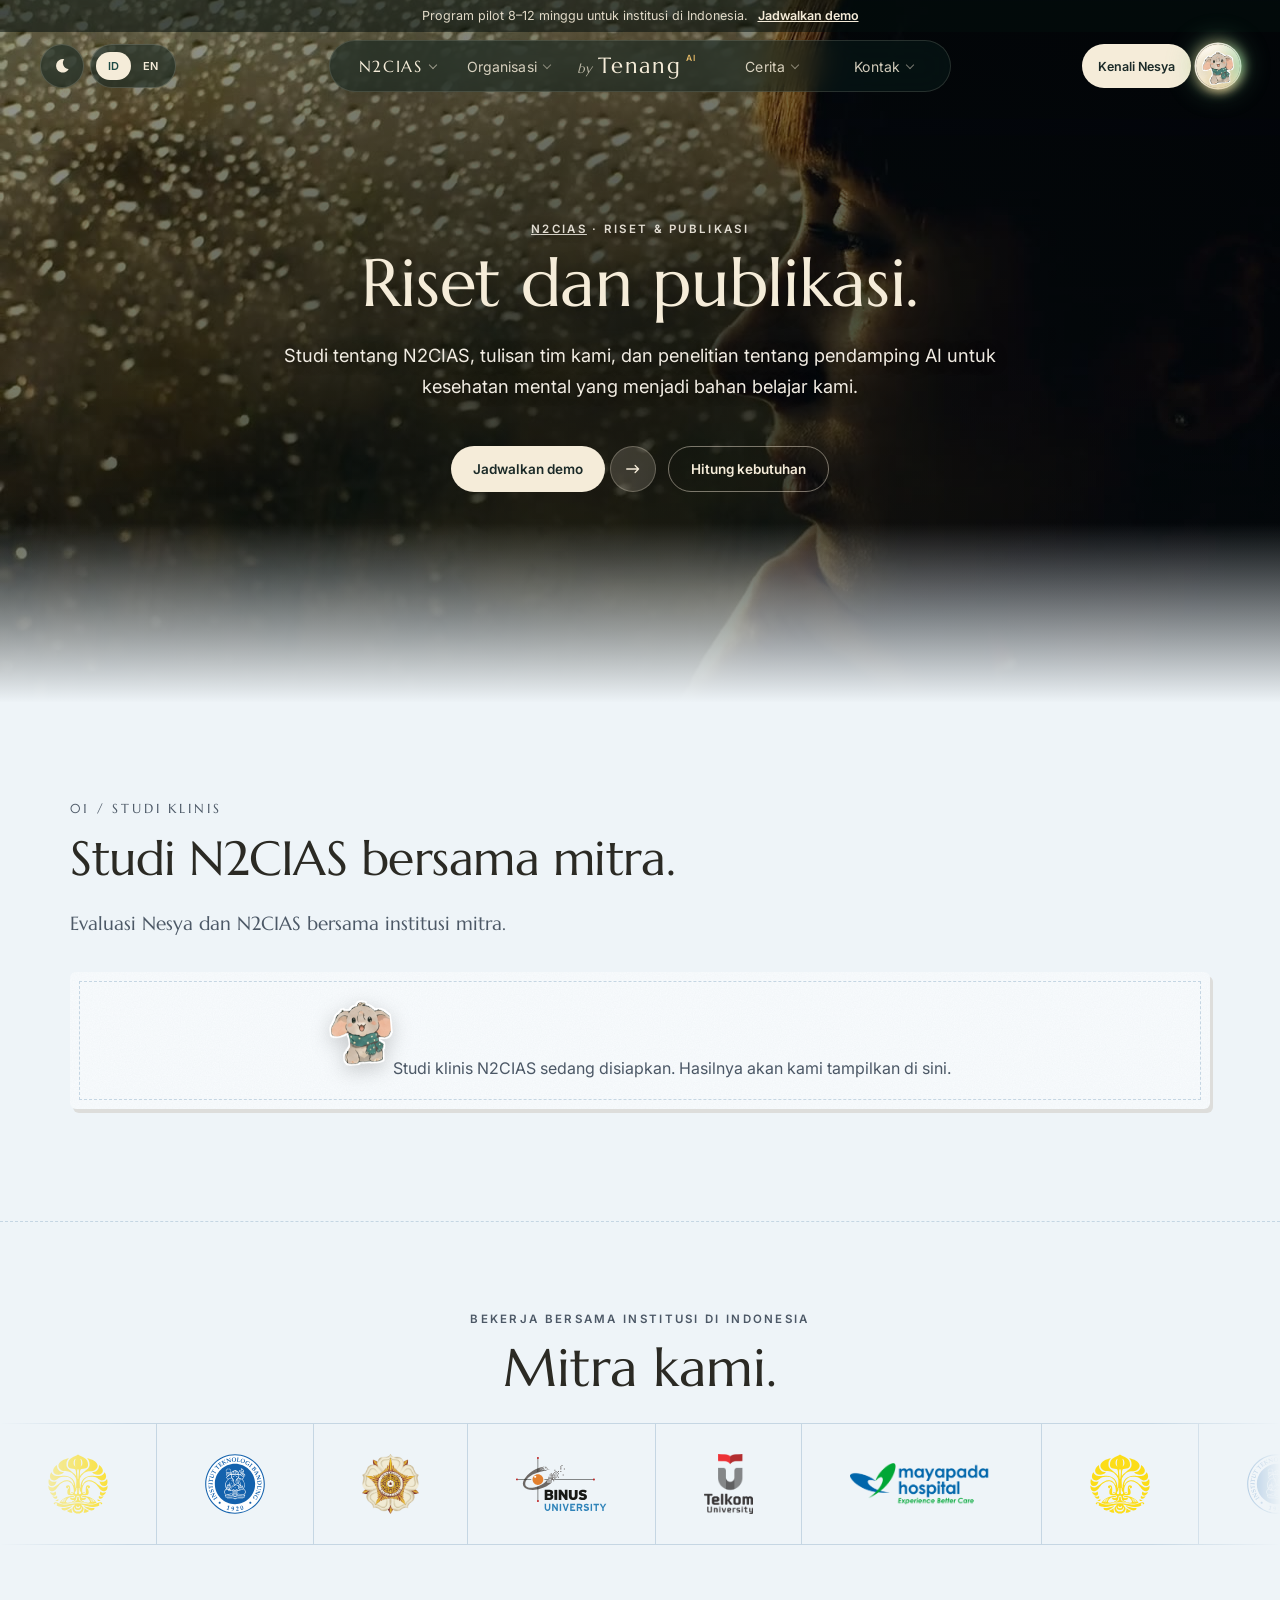
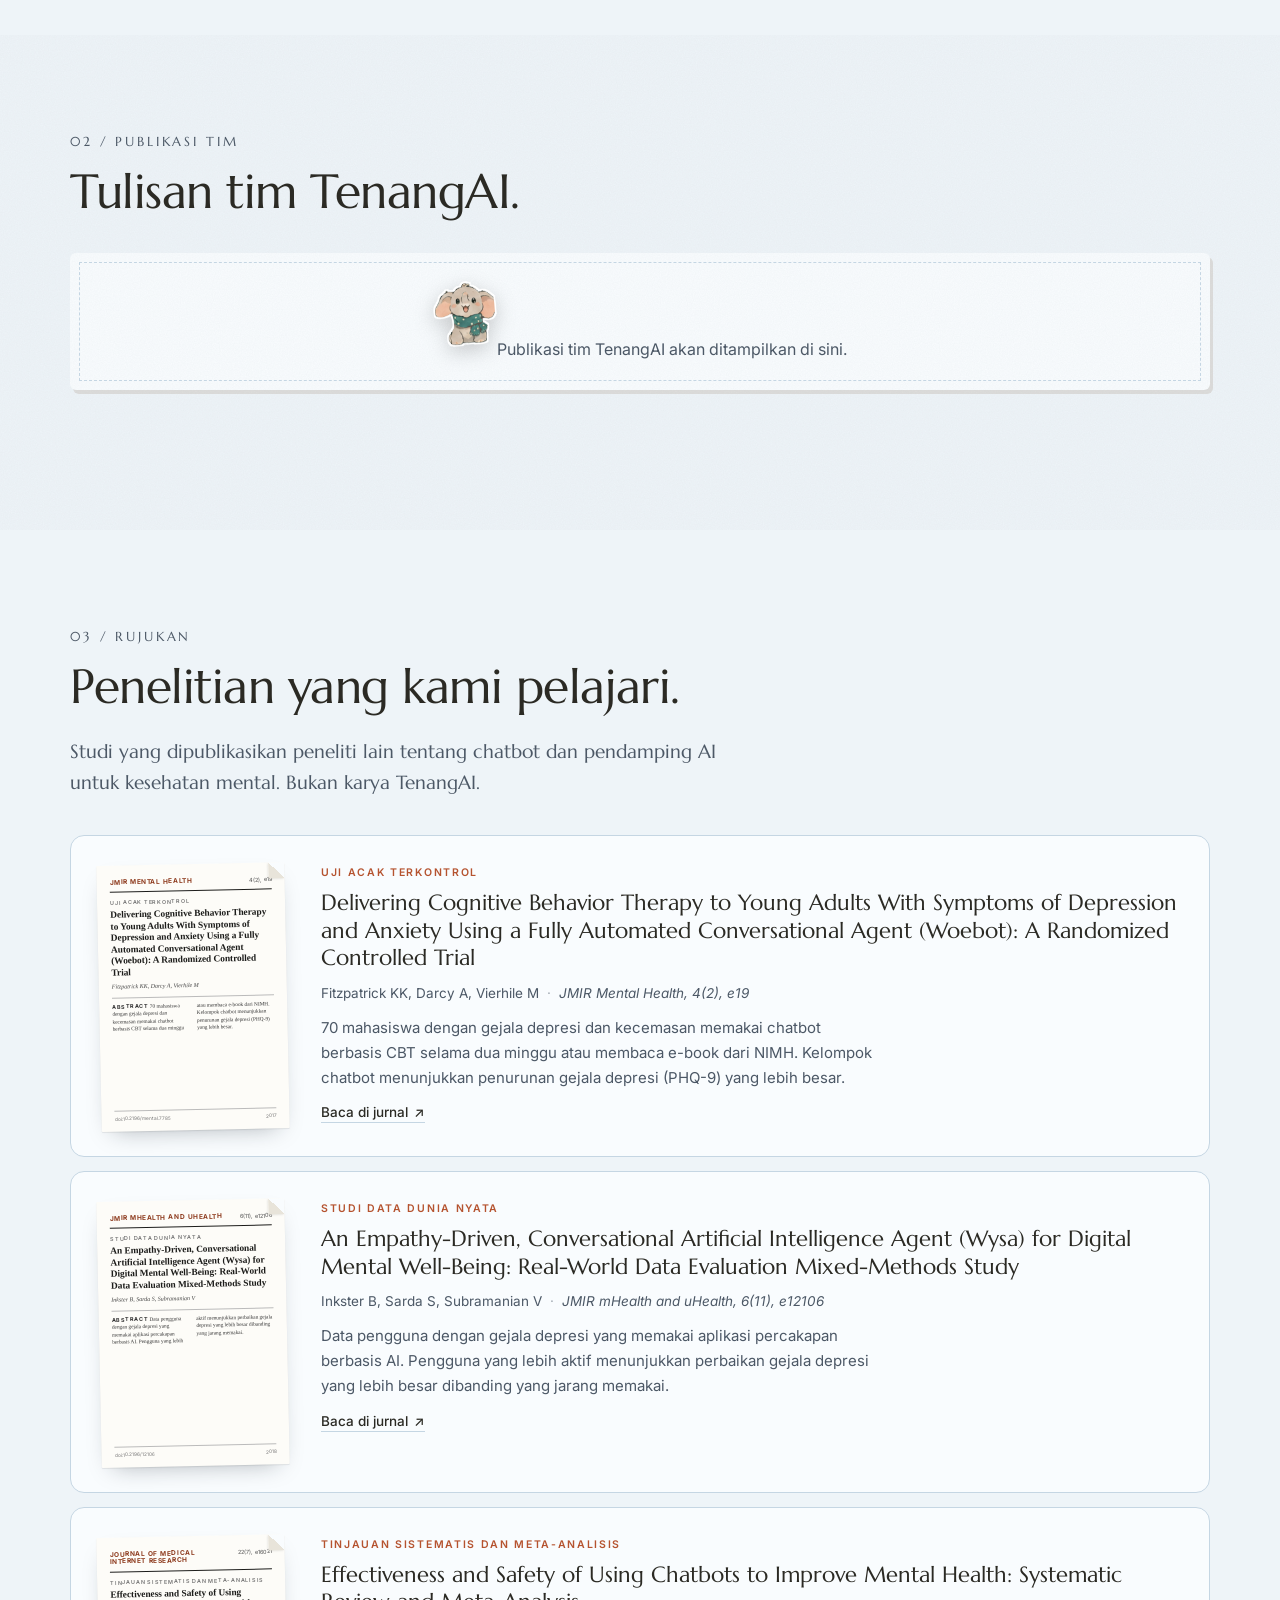
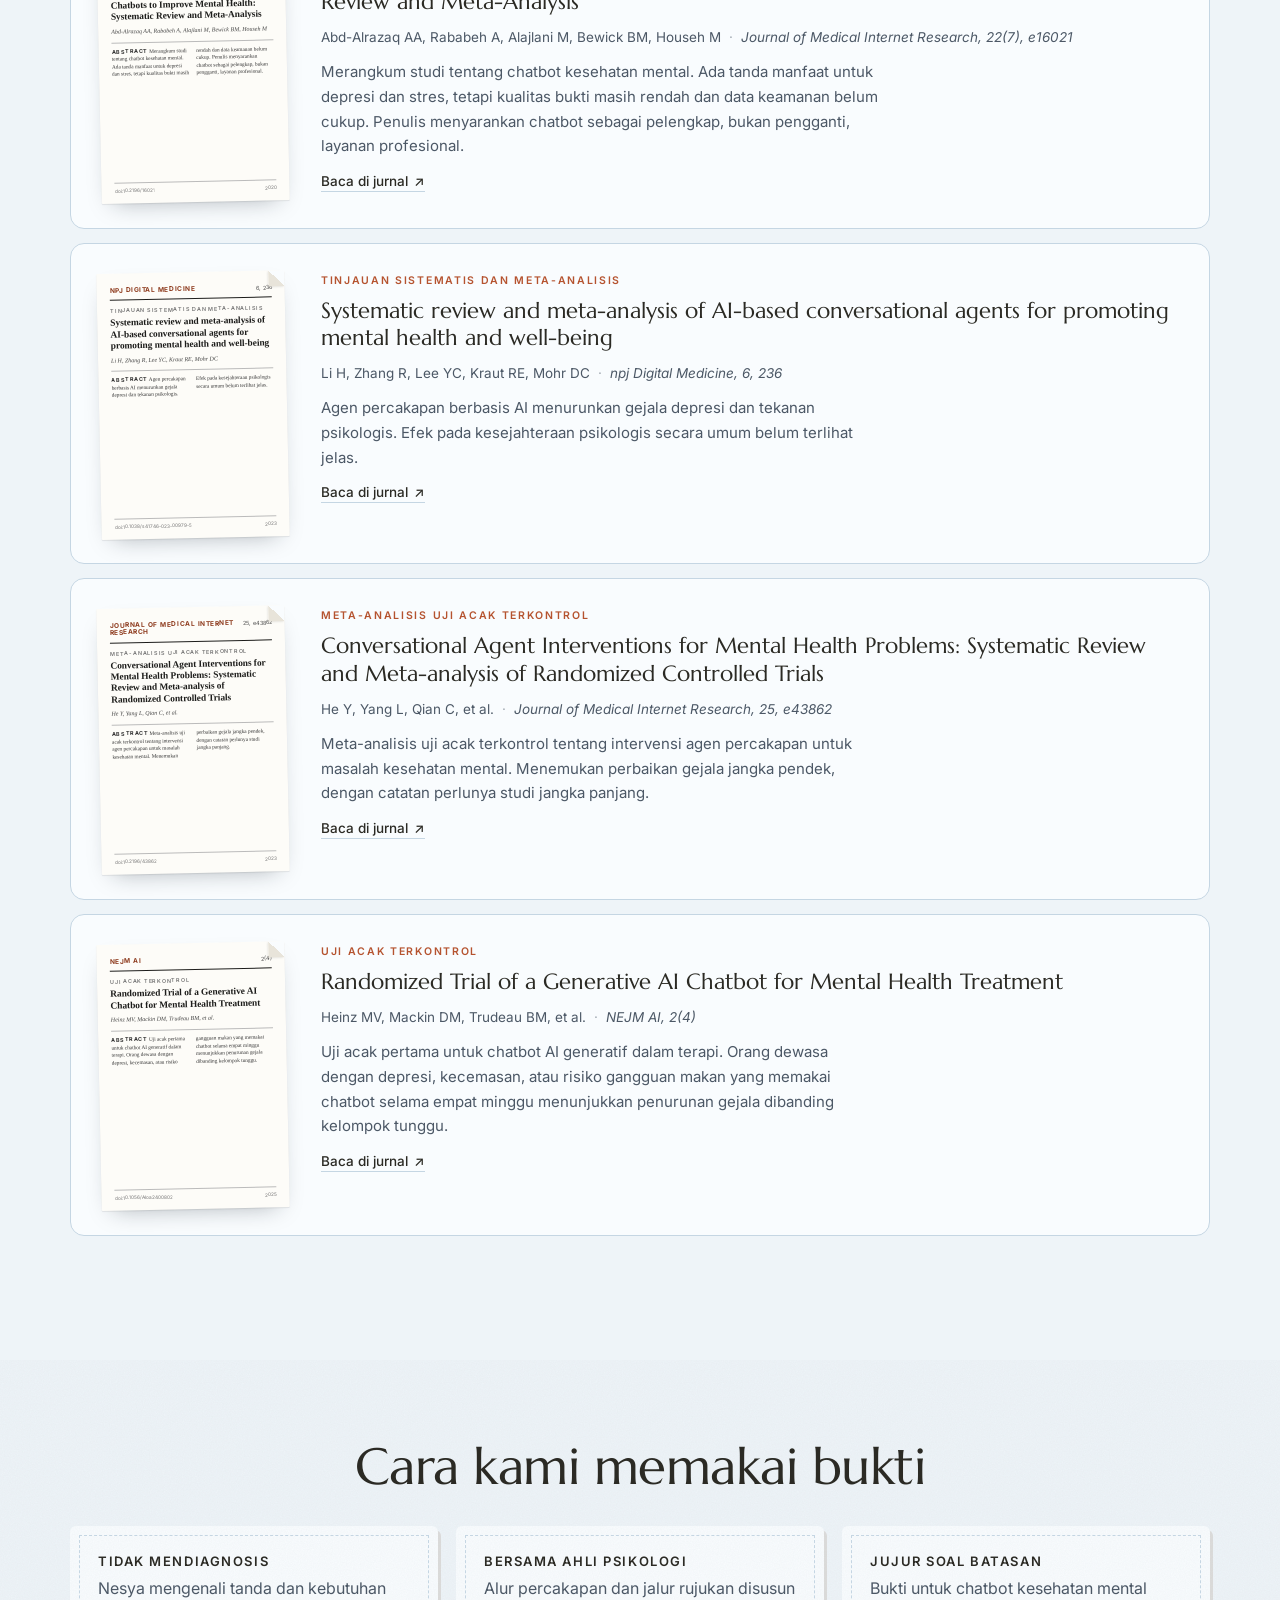
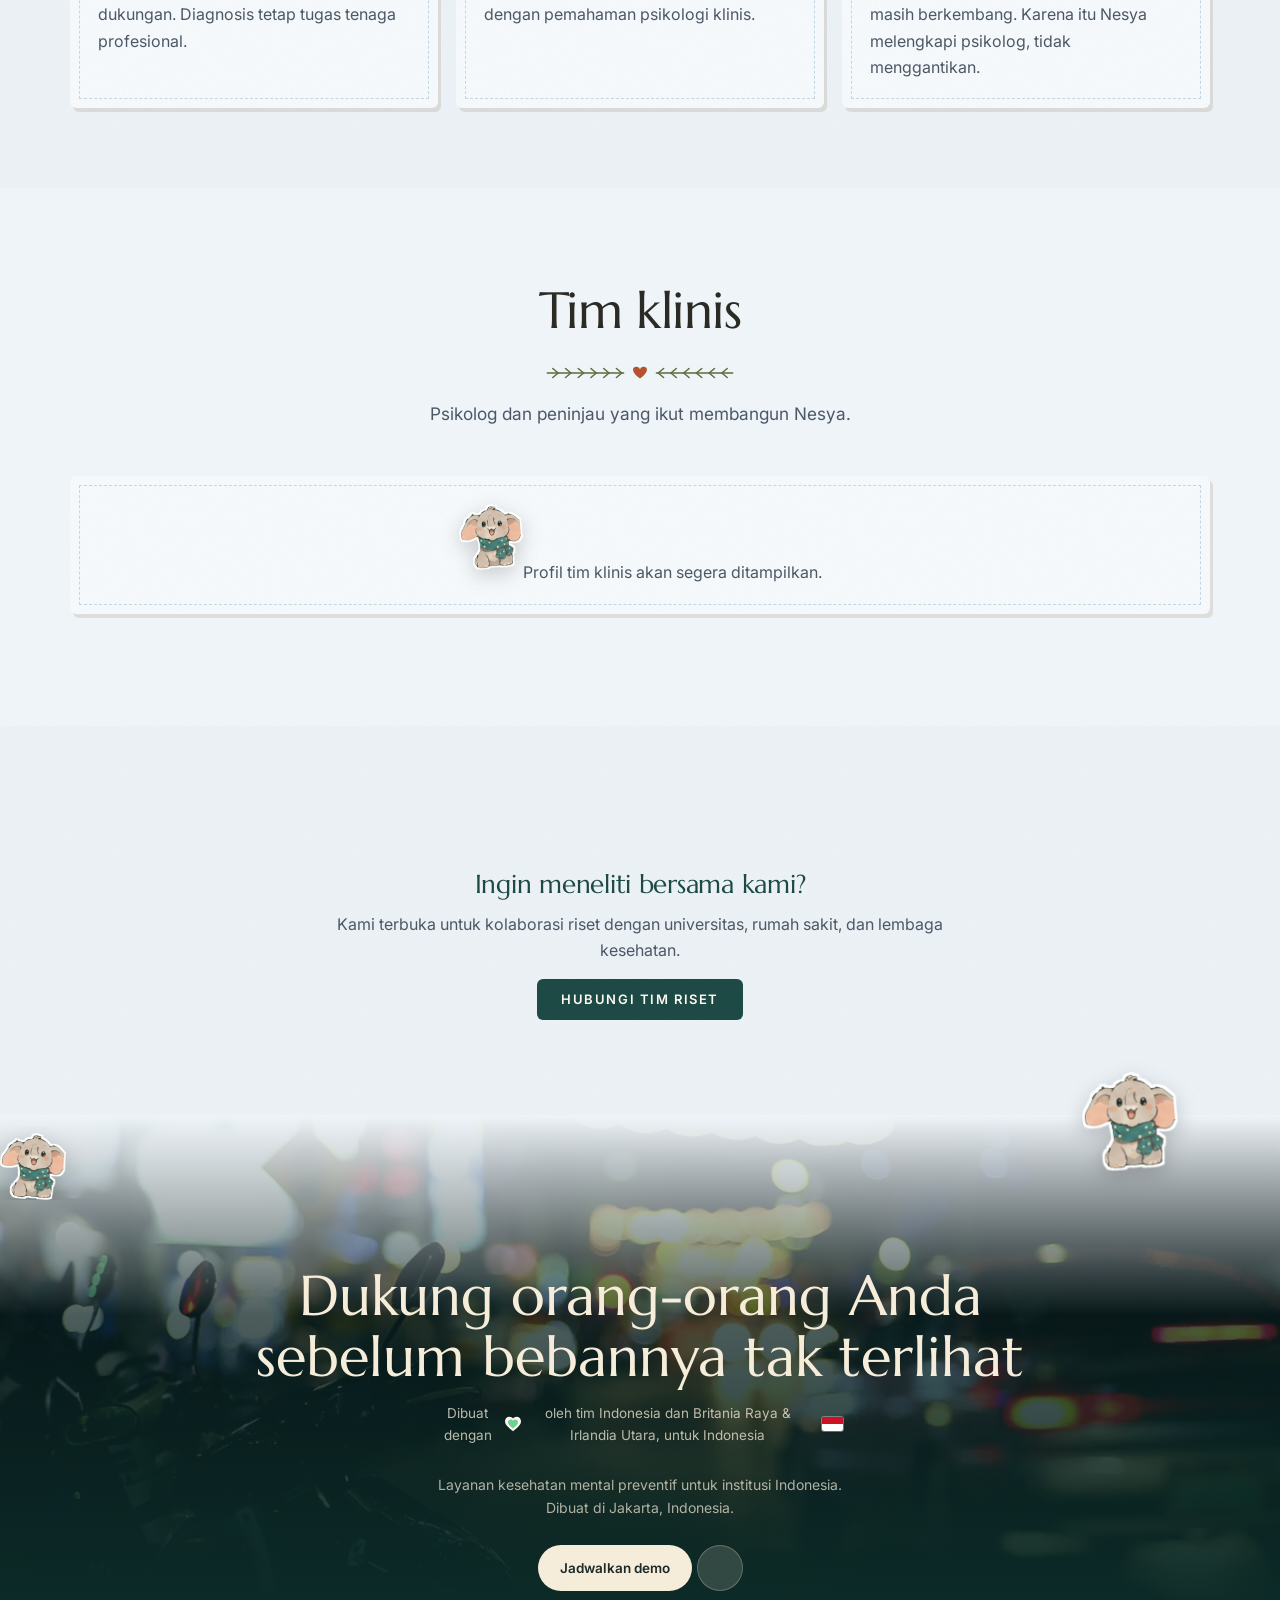
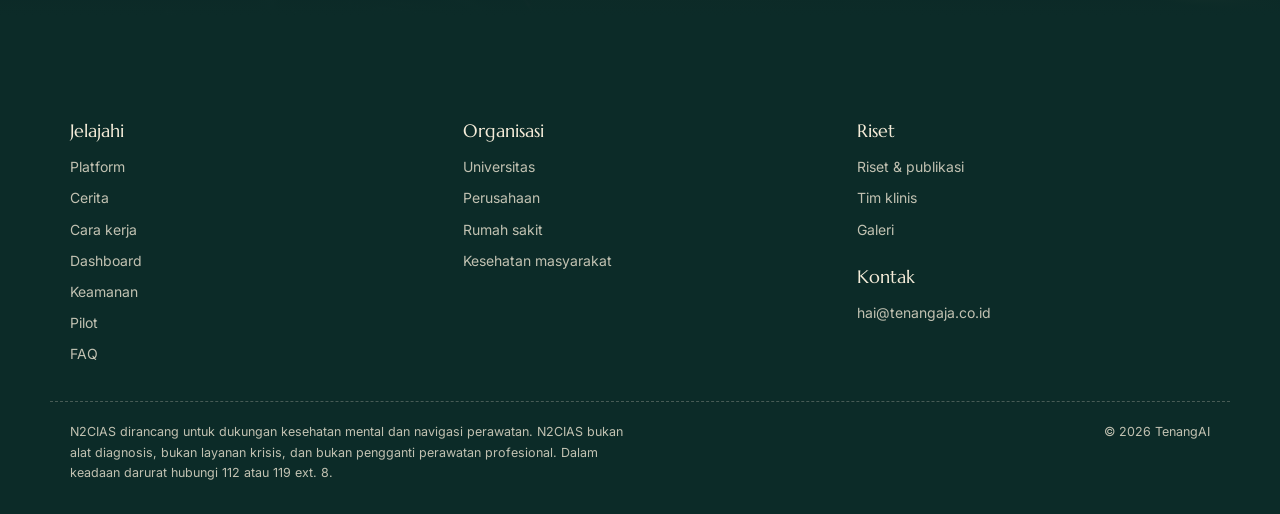
<file: research.html>
<!doctype html>
<html lang="id">
<head>
<meta charset="utf-8">
<meta name="viewport" content="width=device-width, initial-scale=1">
<title>Riset & publikasi · N2CIAS oleh TenangAI</title>
<meta name="description" content="Studi, publikasi, dan rujukan ilmiah di balik Nesya dan N2CIAS.">
<meta property="og:title" content="Riset & publikasi · N2CIAS oleh TenangAI">
<meta property="og:description" content="Tempat aman untuk bercerita, kapan saja. Insight anonim untuk institusi.">
<meta property="og:type" content="website">
<meta name="theme-color" content="#1d4a45">
<meta name="color-scheme" content="light dark">
<link rel="icon" href="assets/favicon.png" type="image/png">
<link rel="apple-touch-icon" href="assets/apple-touch-icon.png">
<link rel="preconnect" href="https://fonts.googleapis.com">
<link rel="preconnect" href="https://fonts.gstatic.com" crossorigin>
<link href="https://fonts.googleapis.com/css2?family=Caveat:wght@500;700&family=Marcellus&family=Inter:wght@400;500;600&display=swap" rel="stylesheet">
<link rel="stylesheet" href="styles.css?v=c06bdaa6">
<script>
  // Set light/dark before the page paints: saved choice first, then the system setting.
  (function () {
    var m = null;
    try { m = localStorage.getItem("mode"); } catch (e) {}
    if (!m) m = window.matchMedia && matchMedia("(prefers-color-scheme: dark)").matches ? "dark" : "light";
    document.documentElement.setAttribute("data-mode", m);
  })();
</script>
<script src="vt.js?v=b88d1577"></script>
</head>
<body>

<!-- Icon sprite -->
<svg width="0" height="0" style="position:absolute" aria-hidden="true">
  <symbol id="spark" viewBox="0 0 20 20"><path d="M10 0C11 7 13 9 20 10C13 11 11 13 10 20C9 13 7 11 0 10C7 9 9 7 10 0Z"/></symbol>
  <symbol id="i-company" viewBox="0 0 64 64"><g fill="none" stroke="currentColor" stroke-width="2.4" stroke-linecap="round" stroke-linejoin="round"><path d="M12 56V14l22-6v48M34 22h18v34M6 56h52"/><path d="M19 20h6M19 29h6M19 38h6M41 30h4M41 39h4M24 56v-8h4v8"/></g></symbol>
  <symbol id="i-hospital" viewBox="0 0 64 64"><g fill="none" stroke="currentColor" stroke-width="2.4" stroke-linecap="round" stroke-linejoin="round"><path d="M10 56V26L32 10l22 16v30M6 56h52"/><path d="M32 24v16M24 32h16"/><path d="M27 56v-8h10v8"/></g></symbol>
  <symbol id="i-university" viewBox="0 0 64 64"><g fill="none" stroke="currentColor" stroke-width="2.4" stroke-linecap="round" stroke-linejoin="round"><path d="M4 24l28-12 28 12-28 12z"/><path d="M16 30v12c0 5 8 9 16 9s16-4 16-9V30"/><path d="M60 24v14"/><circle cx="60" cy="41" r="2.5"/></g></symbol>
  <symbol id="i-public" viewBox="0 0 64 64"><g fill="none" stroke="currentColor" stroke-width="2.4" stroke-linecap="round" stroke-linejoin="round"><circle cx="32" cy="20" r="7"/><circle cx="13" cy="27" r="5.5"/><circle cx="51" cy="27" r="5.5"/><path d="M20 52c0-9 5-16 12-16s12 7 12 16M4 50c0-7 4-12 9-12 3 0 5 1 7 3M60 50c0-7-4-12-9-12-3 0-5 1-7 3"/></g></symbol>
  <symbol id="i-moon" viewBox="0 0 24 24"><path d="M15 3a9 9 0 1 0 6 13A8 8 0 0 1 15 3z" fill="currentColor"/></symbol>
  <symbol id="i-lock" viewBox="0 0 24 24"><g fill="none" stroke="currentColor" stroke-width="2" stroke-linecap="round"><rect x="5" y="11" width="14" height="10" rx="2"/><path d="M8 11V8a4 4 0 0 1 8 0v3"/></g></symbol>
  <symbol id="i-people" viewBox="0 0 24 24"><g fill="none" stroke="currentColor" stroke-width="2" stroke-linecap="round"><circle cx="9" cy="8" r="3.5"/><path d="M2 20c0-4 3-7 7-7s7 3 7 7"/><path d="M16 4.5a3.5 3.5 0 0 1 0 7M18 13c2.5 1 4 3.5 4 7"/></g></symbol>
  <symbol id="i-chat" viewBox="0 0 24 24"><path d="M4 5h16v11H9l-5 4z" fill="none" stroke="currentColor" stroke-width="2" stroke-linejoin="round"/><path d="M8 10h8M8 13h5" stroke="currentColor" stroke-width="2" stroke-linecap="round"/></symbol>
  <symbol id="i-check" viewBox="0 0 24 24"><g fill="none" stroke="currentColor" stroke-width="2" stroke-linecap="round" stroke-linejoin="round"><rect x="5" y="3" width="14" height="18" rx="2"/><path d="M9 3v3h6V3M9 12l2 2 4-4M9 17h6"/></g></symbol>
  <symbol id="i-leaf" viewBox="0 0 24 24"><g fill="none" stroke="currentColor" stroke-width="2" stroke-linecap="round" stroke-linejoin="round"><path d="M5 19C5 10 10 5 20 4c0 10-5 15-14 15z"/><path d="M5 19l8-8"/></g></symbol>
  <symbol id="i-doc" viewBox="0 0 24 24"><g fill="none" stroke="currentColor" stroke-width="2" stroke-linecap="round" stroke-linejoin="round"><path d="M6 3h9l4 4v14H6z"/><path d="M14 3v5h5M9 13h7M9 17h5"/></g></symbol>
  <symbol id="i-chart" viewBox="0 0 24 24"><g fill="none" stroke="currentColor" stroke-width="2" stroke-linecap="round"><path d="M4 20h16M7 16v-4M12 16V7M17 16v-6"/></g></symbol>
  <symbol id="arrow" viewBox="0 0 20 12"><path d="M1 6h17M13 1l5 5-5 5" fill="none" stroke="currentColor" stroke-width="1.8" stroke-linecap="round" stroke-linejoin="round"/></symbol>
</svg>

<a class="skip" href="#main" data-i18n="skip">Langsung ke isi</a>

<header class="nav2" id="nav">
  <div class="bar">
    <span data-i18n="bar.text">Program pilot 8–12 minggu untuk institusi di Indonesia.</span>
    <a href="index.html#demo" data-i18n="bar.link">Jadwalkan demo</a>
  </div>
  <div class="wrap nav2-inner">
    <div class="nav2-side nav2-l">
      <button class="menu-btn" type="button" aria-label="Menu" aria-expanded="false"><span></span><span></span></button>
      <div class="util-pill">
        <button type="button" class="mode-btn" aria-label="Mode gelap / dark mode" aria-pressed="false">
          <svg class="i-moon2" viewBox="0 0 24 24"><path d="M15 3a9 9 0 1 0 6 13A8 8 0 0 1 15 3z" fill="currentColor"/></svg>
          <svg class="i-sun" viewBox="0 0 24 24"><g fill="none" stroke="currentColor" stroke-width="2" stroke-linecap="round"><circle cx="12" cy="12" r="4.5"/><path d="M12 2v2.5M12 19.5V22M2 12h2.5M19.5 12H22M4.9 4.9l1.8 1.8M17.3 17.3l1.8 1.8M4.9 19.1l1.8-1.8M17.3 6.7l1.8-1.8"/></g></svg>
        </button>
        <div class="lang" role="group" aria-label="Bahasa / Language">
          <button type="button" data-lang="id" aria-pressed="true">ID</button>
          <button type="button" data-lang="en" aria-pressed="false">EN</button>
        </div>
      </div>
    </div>
    <a href="index.html" class="brand brand-m wm" aria-label="TenangAI"><span class="wm-t"><i class="wm-by">by</i><span class="wm-word">Tenang</span><sup>AI</sup></span><span class="wm-n2" aria-hidden="true">N2CIAS</span></a>
    <div class="nav2-pill">
      <nav class="nav-links nav-links-l" aria-label="Utama">
        <div class="dd"><button type="button" class="dd-btn dd-n2" aria-expanded="false"><span>N2CIAS</span></button><div class="dd-menu mega"><div class="mm-headbox"><div class="mm-head" data-i18n="mm.n2.h">Kenali N2CIAS</div><button type="button" class="n2-what" aria-expanded="false" aria-controls="n2-mean-mm"><span data-i18n="n2.what">Apa arti N2CIAS?</span><svg class="n2-chev" viewBox="0 0 10 6" aria-hidden="true"><path d="M1 1l4 4 4-4" fill="none" stroke="currentColor" stroke-width="1.4" stroke-linecap="round" stroke-linejoin="round"/></svg></button><p class="n2-mean n2-mean-mm" id="n2-mean-mm"><b>N</b>esya &amp; <b>N</b>avigation<br><b>C</b>are · <b>I</b>nsight · <b>A</b>ccess · <b>S</b>afety<br><a class="n2-more" href="index.html#n2-name" data-i18n="n2.more">Selengkapnya</a></p></div><div class="mm-body"><div class="mm-col"><img src="assets/film/platform.jpg" alt="" loading="lazy"><span class="mm-eyebrow" data-i18n="mm.plat">Platform</span><b class="mm-title" data-i18n="mm.plat.t">Untuk setiap orang</b><div class="mm-links"><a href="index.html#platform" data-i18n="n2.about">Tentang N2CIAS</a><a href="index.html#toolkit" data-i18n="tool.eyebrow">Fitur</a><a href="index.html#how-it-works" data-i18n="nav.how2">Cara kerja</a><a href="index.html#dashboard">Dashboard</a><a href="dashboard.html" data-i18n="nav.console">Demo Konsol Institusi</a><a href="index.html#safety" data-i18n="nav.safety">Keamanan</a></div></div><div class="mm-col"><img src="assets/film/safety.jpg" alt="" loading="lazy"><span class="mm-eyebrow" data-i18n="mm.cr">Clinical Research</span><b class="mm-title" data-i18n="mm.cr.t">Riset & bukti</b><div class="mm-links"><a aria-current="page" href="research.html" data-i18n="rp.kicker">Riset & publikasi</a><a href="galeri.html" data-i18n="n2.story">Dari ELIZA ke N2CIAS</a><a href="research.html#team" data-i18n="rp.t.title">Tim klinis</a></div></div><div class="mm-col"><img src="assets/film/tea.jpg" alt="" loading="lazy"><span class="mm-eyebrow" data-i18n="mm.prog">Program</span><b class="mm-title" data-i18n="mm.prog.t">Mulai dengan pilot</b><div class="mm-links"><a href="index.html#pilot" data-i18n="mm.pilot">Pilot 8–12 minggu</a><a href="index.html#coverage" data-i18n="plan.kicker">Perencana kapasitas</a><a href="index.html#faq">FAQ</a></div></div></div><div class="mm-foot"><a href="index.html#demo" data-i18n="cta.demo">Jadwalkan demo</a><a href="mailto:hai@tenangaja.co.id">hai@tenangaja.co.id</a></div></div></div>
        <div class="dd"><button type="button" class="dd-btn" aria-expanded="false"><span data-i18n="nav.org">Organisasi</span></button><div class="dd-menu mega"><div class="mm-head" data-i18n="mm.org.h">Untuk institusi Anda</div><div class="mm-body"><a class="mm-card" href="universitas.html"><img src="assets/film/uni.jpg" alt="" loading="lazy"><span class="mm-eyebrow" data-i18n="mm.u.e">Kampus</span><b class="mm-title" data-i18n="type.university">Universitas</b></a><a class="mm-card" href="rumah-sakit.html"><img src="assets/film/rain.jpg" alt="" loading="lazy"><span class="mm-eyebrow" data-i18n="mm.h.e">Shift malam</span><b class="mm-title" data-i18n="type.hospital">Rumah sakit</b></a><a class="mm-card" href="perusahaan.html"><img src="assets/film/company.jpg" alt="" loading="lazy"><span class="mm-eyebrow" data-i18n="mm.c.e">Tempat kerja</span><b class="mm-title" data-i18n="type.company">Perusahaan</b></a><a class="mm-card" href="kesehatan-masyarakat.html"><img src="assets/film/public.jpg" alt="" loading="lazy"><span class="mm-eyebrow" data-i18n="mm.p.e">Puskesmas & Dinkes</span><b class="mm-title" data-i18n="type.public">Kesehatan masyarakat</b></a></div><div class="mm-foot"><a href="index.html#use-cases" data-i18n="mm.org.all">Semua institusi</a><a href="index.html#coverage" data-i18n="plan.kicker">Perencana kapasitas</a></div></div></div>
      </nav>
      <a href="index.html" class="brand wm" aria-label="TenangAI"><span class="wm-t"><i class="wm-by">by</i><span class="wm-word">Tenang</span><sup>AI</sup></span><span class="wm-n2" aria-hidden="true">N2CIAS</span></a>
      <nav class="nav-links nav-links-r" aria-label="Lainnya">
        <div class="dd"><button type="button" class="dd-btn" aria-expanded="false"><span data-i18n="nav.story">Cerita</span></button><div class="dd-menu mega"><div class="mm-head" data-i18n="mm.st.h">Cerita kami</div><div class="mm-body"><a class="mm-card" href="index.html#story"><img src="assets/film/leaves.jpg" alt="" loading="lazy"><span class="mm-eyebrow" data-i18n="mm.s1.e">Filosofi</span><b class="mm-title" data-i18n="mm.s1.t">Dari riset, menjadi ruang yang tenang</b></a><a class="mm-card" href="galeri.html"><img src="assets/film/rain.jpg" alt="" loading="lazy"><span class="mm-eyebrow" data-i18n="mm.s2.e">Galeri</span><b class="mm-title" data-i18n="n2.story">Dari ELIZA ke N2CIAS</b></a><a class="mm-card" href="research.html"><img src="assets/film/night.jpg" alt="" loading="lazy"><span class="mm-eyebrow" data-i18n="mm.s3.e">Bukti</span><b class="mm-title" data-i18n="rp.kicker">Riset & publikasi</b></a></div><div class="mm-foot"><a href="index.html#why" data-i18n="id.kicker">Dari Indonesia, untuk Indonesia</a></div></div></div>
        <div class="dd"><button type="button" class="dd-btn" aria-expanded="false"><span data-i18n="nav.contact">Kontak</span></button><div class="dd-menu mega"><div class="mm-head" data-i18n="mm.ct.h">Mari bicara</div><div class="mm-body"><a class="mm-card" href="index.html#demo"><img src="assets/film/night.jpg" alt="" loading="lazy"><span class="mm-eyebrow" data-i18n="mm.ct1.e">30 menit</span><b class="mm-title" data-i18n="cta.demo">Jadwalkan demo</b></a><a class="mm-card" href="index.html#pilot"><img src="assets/film/tea.jpg" alt="" loading="lazy"><span class="mm-eyebrow" data-i18n="mm.ct2.e">8–12 minggu</span><b class="mm-title" data-i18n="cta.pilot">Diskusikan pilot</b></a><a class="mm-card" href="index.html#faq"><img src="assets/film/safety.jpg" alt="" loading="lazy"><span class="mm-eyebrow" data-i18n="mm.ct3.e">Jawaban cepat</span><b class="mm-title">FAQ</b></a></div><div class="mm-foot"><a href="mailto:hai@tenangaja.co.id">hai@tenangaja.co.id</a></div></div></div>
      </nav>
      <div class="drawer-foot">
        <button type="button" class="mode-btn" aria-label="Mode gelap / dark mode" aria-pressed="false">
          <svg class="i-moon2" viewBox="0 0 24 24"><path d="M15 3a9 9 0 1 0 6 13A8 8 0 0 1 15 3z" fill="currentColor"/></svg>
          <svg class="i-sun" viewBox="0 0 24 24"><g fill="none" stroke="currentColor" stroke-width="2" stroke-linecap="round"><circle cx="12" cy="12" r="4.5"/><path d="M12 2v2.5M12 19.5V22M2 12h2.5M19.5 12H22M4.9 4.9l1.8 1.8M17.3 17.3l1.8 1.8M4.9 19.1l1.8-1.8M17.3 6.7l1.8-1.8"/></g></svg>
        </button>
        <a href="index.html#platform" class="pbtn pbtn-light meet-btn"><span class="pbtn-t" data-i18n="hb.cat">Kenali Nesya</span><span class="pbtn-i meet-i"><img src="assets/nesya/tilt-4.png" alt=""></span></a>
        <a href="index.html#demo" class="pbtn pbtn-light"><span class="pbtn-t" data-i18n="cta.demo">Jadwalkan demo</span><span class="pbtn-i"><svg width="14" height="10"><use href="index.html#arrow"/></svg></span></a>
      </div>
    </div>
    <div class="nav2-side nav2-r">
      
      <a href="index.html#platform" class="pbtn pbtn-sm pbtn-light demo-btn meet-btn"><span class="pbtn-t" data-i18n="hb.cat">Kenali Nesya</span><span class="pbtn-i meet-i"><img src="assets/nesya/tilt-4.png" alt="" class="bob"></span></a>
      <div class="lang lang-m" role="group" aria-label="Bahasa / Language">
        <button type="button" data-lang="id" aria-pressed="true">ID</button>
        <button type="button" data-lang="en" aria-pressed="false">EN</button>
      </div>
    </div>
  </div>
</header>

<main id="main" class="subpage">
<section class="hero2 hero-sub">
  <div class="hero2-bg" aria-hidden="true">
    <video class="hero2-video" autoplay muted loop playsinline preload="auto" poster="assets/film/safety.jpg"><source src="assets/film/safety.mp4" type="video/mp4"></video>
    <div class="hero2-shade"></div>
  </div>
  <div class="wrap hero2-grid hero2-center">
    <div class="hero2-copy">
      <p class="eyebrow2"><a href="index.html">N2CIAS</a> · <span data-i18n="rp.kicker">Riset & publikasi</span></p>
      <h1 class="h1" data-i18n="rp.title">Riset dan publikasi.</h1>
      <p class="hero2-lead" data-i18n="rp.lead">Studi tentang N2CIAS, tulisan tim kami, dan penelitian tentang pendamping AI untuk kesehatan mental yang menjadi bahan belajar kami.</p>
      <div class="pbtn-row">
        <a href="index.html#demo" class="pbtn pbtn-light"><span class="pbtn-t" data-i18n="cta.demo">Jadwalkan demo</span><span class="pbtn-i"><svg width="14" height="10"><use href="#arrow"/></svg></span></a>
        <a href="index.html#coverage" class="pbtn pbtn-ghost"><span class="pbtn-t" data-i18n="org.plan">Hitung kebutuhan</span></a>
      </div>
    </div>
  </div>
</section>

<section class="section paper" id="studies">
  <div class="wrap">
    <p class="kicker">01 / <span data-i18n="rp.s.kicker">Studi klinis</span></p>
    <h2 class="display" data-i18n="rp.s.title">Studi N2CIAS bersama mitra.</h2>
    <p class="sub" data-i18n="rp.s.sub">Evaluasi Nesya dan N2CIAS bersama institusi mitra.</p>
    <div class="study-list" id="studies-list"></div>
  </div>
</section>

<!-- PARTNERS: moving logo carousel -->
<section class="logos ed-partners" aria-labelledby="logos-label">
  <div class="wrap logos-inner reveal">
    <p class="eyebrow2" data-i18n="logos.label">Bekerja bersama institusi di Indonesia</p>
    <h2 class="h2 center" id="logos-label" data-i18n="partners.title">Mitra kami.</h2>
  </div>
  <div class="marquee">
    <ul class="marquee-track"><li><img src="assets/logos/ui.svg" alt="Universitas Indonesia"></li><li><img src="assets/logos/itb.svg" alt="Institut Teknologi Bandung"></li><li><img src="assets/logos/ugm.png" alt="Universitas Gadjah Mada"></li><li><img src="assets/logos/binus.svg" alt="BINUS University"></li><li><img src="assets/logos/telkom.png" alt="Telkom University"></li><li><img src="assets/logos/mayapada.png" alt="Mayapada Hospital"></li><li aria-hidden="true"><img src="assets/logos/ui.svg" alt=""></li><li aria-hidden="true"><img src="assets/logos/itb.svg" alt=""></li><li aria-hidden="true"><img src="assets/logos/ugm.png" alt=""></li><li aria-hidden="true"><img src="assets/logos/binus.svg" alt=""></li><li aria-hidden="true"><img src="assets/logos/telkom.png" alt=""></li><li aria-hidden="true"><img src="assets/logos/mayapada.png" alt=""></li></ul>
  </div>
</section>
<section class="section tint torn-top" id="publications">
  <div class="wrap">
    <p class="kicker">02 / <span data-i18n="rp.p.kicker">Publikasi tim</span></p>
    <h2 class="display" data-i18n="rp.p.title">Tulisan tim TenangAI.</h2>
    <div class="paper-list" id="pubs-list"></div>
  </div>
</section>

<section class="section paper torn-top" id="reading">
  <div class="wrap">
    <p class="kicker">03 / <span data-i18n="rp.r.kicker">Rujukan</span></p>
    <h2 class="display" data-i18n="rp.r.title">Penelitian yang kami pelajari.</h2>
    <p class="sub" data-i18n="rp.r.sub">Studi yang dipublikasikan peneliti lain tentang chatbot dan pendamping AI untuk kesehatan mental. Bukan karya TenangAI.</p>
    <div class="paper-list" id="reading-list"></div>
  </div>
</section>

<section class="band band-teal edge-both" id="principles">
  <div class="wrap">
    <h2 class="script center" data-i18n="rp.pr.title">Cara kami memakai bukti</h2>
    <div class="cols-3 principles">
      <article class="note stitched"><h3 class="caps" data-i18n="rp.pr.1.t">Tidak mendiagnosis</h3><p data-i18n="rp.pr.1.b">Nesya mengenali tanda dan kebutuhan dukungan. Diagnosis tetap tugas tenaga profesional.</p></article>
      <article class="note stitched"><h3 class="caps" data-i18n="rp.pr.2.t">Bersama ahli psikologi</h3><p data-i18n="rp.pr.2.b">Alur percakapan dan jalur rujukan disusun dengan pemahaman psikologi klinis.</p></article>
      <article class="note stitched"><h3 class="caps" data-i18n="rp.pr.3.t">Jujur soal batasan</h3><p data-i18n="rp.pr.3.b">Bukti untuk chatbot kesehatan mental masih berkembang. Karena itu Nesya melengkapi psikolog, tidak menggantikan.</p></article>
    </div>
  </div>
</section>

<section class="section paper" id="team">
  <div class="wrap">
    <div class="head">
      <h2 class="script" data-i18n="rp.t.title">Tim klinis</h2>
      <img class="divider" src="assets/divider.svg" alt="" width="200" height="18">
      <p class="lead" data-i18n="rp.t.lead">Psikolog dan peninjau yang ikut membangun Nesya.</p>
    </div>
    <div class="team-list" id="team-list"></div>
  </div>
</section>

<section class="section tint torn-top">
  <div class="wrap pilot-card">
    <h2 class="script-sm" data-i18n="rp.c.title">Ingin meneliti bersama kami?</h2>
    <p data-i18n="rp.c.body">Kami terbuka untuk kolaborasi riset dengan universitas, rumah sakit, dan lembaga kesehatan.</p>
    <a class="btn btn-teal" href="mailto:hai@tenangaja.co.id?subject=Kolaborasi%20riset" data-i18n="rp.c.cta">Hubungi tim riset</a>
  </div>
</section>
</main>

<footer class="footer foot2">
  <div class="walker" aria-hidden="true"><span class="nesya walk" aria-hidden="true"><img src="assets/nesya/walk-1.png" alt=""></span></div>
  <span class="nesya sleeper breathe" aria-hidden="true"><img src="assets/nesya/curl.png" alt=""></span>
  <div class="foot2-film" aria-hidden="true"><video class="film" data-film muted loop playsinline preload="none" poster="assets/film/night.jpg"><source src="assets/film/night.mp4" type="video/mp4"></video><div class="foot2-shade"></div></div>
  <div class="wrap foot2-grid">
    <div class="foot2-big reveal">
      <h2 class="h2" data-i18n="final.title">Dukung orang-orang Anda sebelum bebannya tak terlihat</h2>
      <p class="made-with foot-mw"><span data-i18n="mw.a">Dibuat dengan</span> <span class="mw-hearts" aria-hidden="true"><svg class="mw-heart h-green" viewBox="0 0 24 22"><path d="M12 21C5 15.5 1 11.7 1 7.2 1 3.7 3.7 1 7 1c2 0 3.8 1 5 2.6C13.2 2 15 1 17 1c3.3 0 6 2.7 6 6.2 0 4.5-4 8.3-11 13.8z"/></svg><svg class="mw-heart h-white" viewBox="0 0 24 22"><path d="M12 21C5 15.5 1 11.7 1 7.2 1 3.7 3.7 1 7 1c2 0 3.8 1 5 2.6C13.2 2 15 1 17 1c3.3 0 6 2.7 6 6.2 0 4.5-4 8.3-11 13.8z"/></svg><i></i><i></i><i></i></span> <span data-i18n="mw.b">oleh tim Indonesia dan Britania Raya &amp; Irlandia Utara, untuk Indonesia</span> <span class="mw-flags"><svg class="flag" viewBox="0 0 30 20" role="img" aria-label="Indonesia"><rect width="30" height="10" fill="#ce1126"/><rect y="10" width="30" height="10" fill="#fff"/></svg></span></p>
      <p data-i18n="foot.about">Layanan kesehatan mental preventif untuk institusi Indonesia. Dibuat di Jakarta, Indonesia.</p>
      <a href="index.html#demo" class="pbtn pbtn-light"><span class="pbtn-t" data-i18n="cta.demo">Jadwalkan demo</span><span class="pbtn-i"><svg width="14" height="10"><use href="index.html#arrow"/></svg></span></a>
    </div>
    <nav aria-label="Footer">
      <h4 data-i18n="foot.explore">Jelajahi</h4>
      <a href="index.html#platform">Platform</a>
      <a href="index.html#story" data-i18n="nav.story">Cerita</a>
      <a href="index.html#how-it-works" data-i18n="nav.how2">Cara kerja</a>
      <a href="index.html#dashboard">Dashboard</a>
      <a href="index.html#safety" data-i18n="nav.safety">Keamanan</a>
      <a href="index.html#pilot">Pilot</a>
      <a href="index.html#faq">FAQ</a>
    </nav>
    <nav aria-label="Organisasi">
      <h4 data-i18n="nav.org">Organisasi</h4>
      <a href="universitas.html" data-i18n="type.university">Universitas</a>
      <a href="perusahaan.html" data-i18n="type.company">Perusahaan</a>
      <a href="rumah-sakit.html" data-i18n="type.hospital">Rumah sakit</a>
      <a href="kesehatan-masyarakat.html" data-i18n="type.public">Kesehatan masyarakat</a>
    </nav>
    <nav aria-label="Riset">
      <h4 data-i18n="nav.research">Riset</h4>
      <a href="research.html" data-i18n="rp.kicker">Riset & publikasi</a>
      <a href="research.html#team" data-i18n="rp.t.title">Tim klinis</a>
      <a href="galeri.html" data-i18n="ga.kicker">Galeri</a>
      <h4 data-i18n="foot.contact">Kontak</h4>
      <a href="mailto:hai@tenangaja.co.id">hai@tenangaja.co.id</a>
    </nav>
  </div>
  <div class="wrap foot-legal">
    <p data-i18n="foot.disc">N2CIAS dirancang untuk dukungan kesehatan mental dan navigasi perawatan. N2CIAS bukan alat diagnosis, bukan layanan krisis, dan bukan pengganti perawatan profesional. Dalam keadaan darurat hubungi 112 atau 119 ext. 8.</p>
    <p>© <span id="year">2026</span> TenangAI</p>
  </div>
</footer>

<a href="index.html" class="to-top" aria-label="Kembali ke atas"><img src="assets/nesya/back-1.png" alt=""></a>
<a href="index.html#demo" class="m-cta" aria-hidden="true" tabindex="-1"><span data-i18n="cta.demo">Jadwalkan demo</span><svg width="18" height="12"><use href="index.html#arrow"/></svg></a>

<script src="i18n.js?v=685dc5c2"></script>
<script src="i18n-pages.js?v=d0707b22"></script>
<script src="app.js?v=bd4a6255"></script>
<script src="data.js?v=d16d1927"></script>
<script src="research.js?v=8eac0e99"></script>
</body>
</html>
</file>
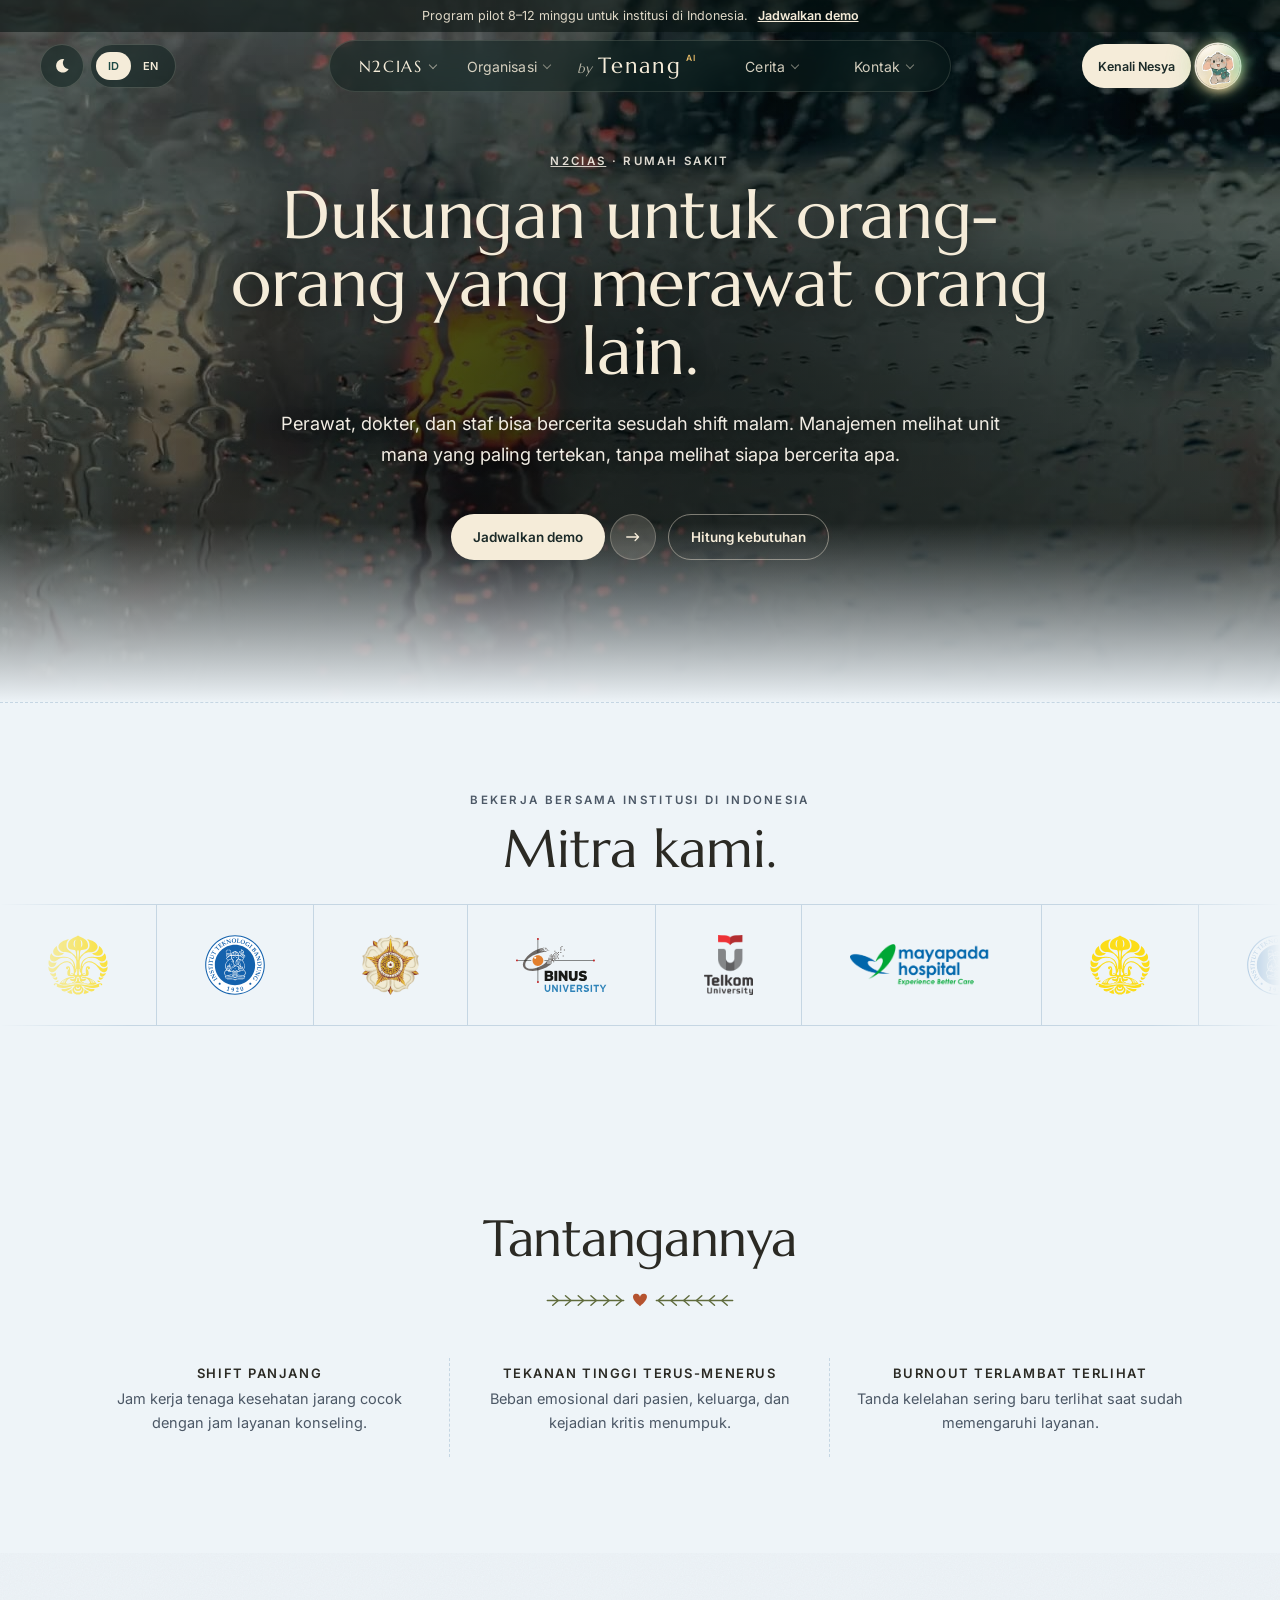
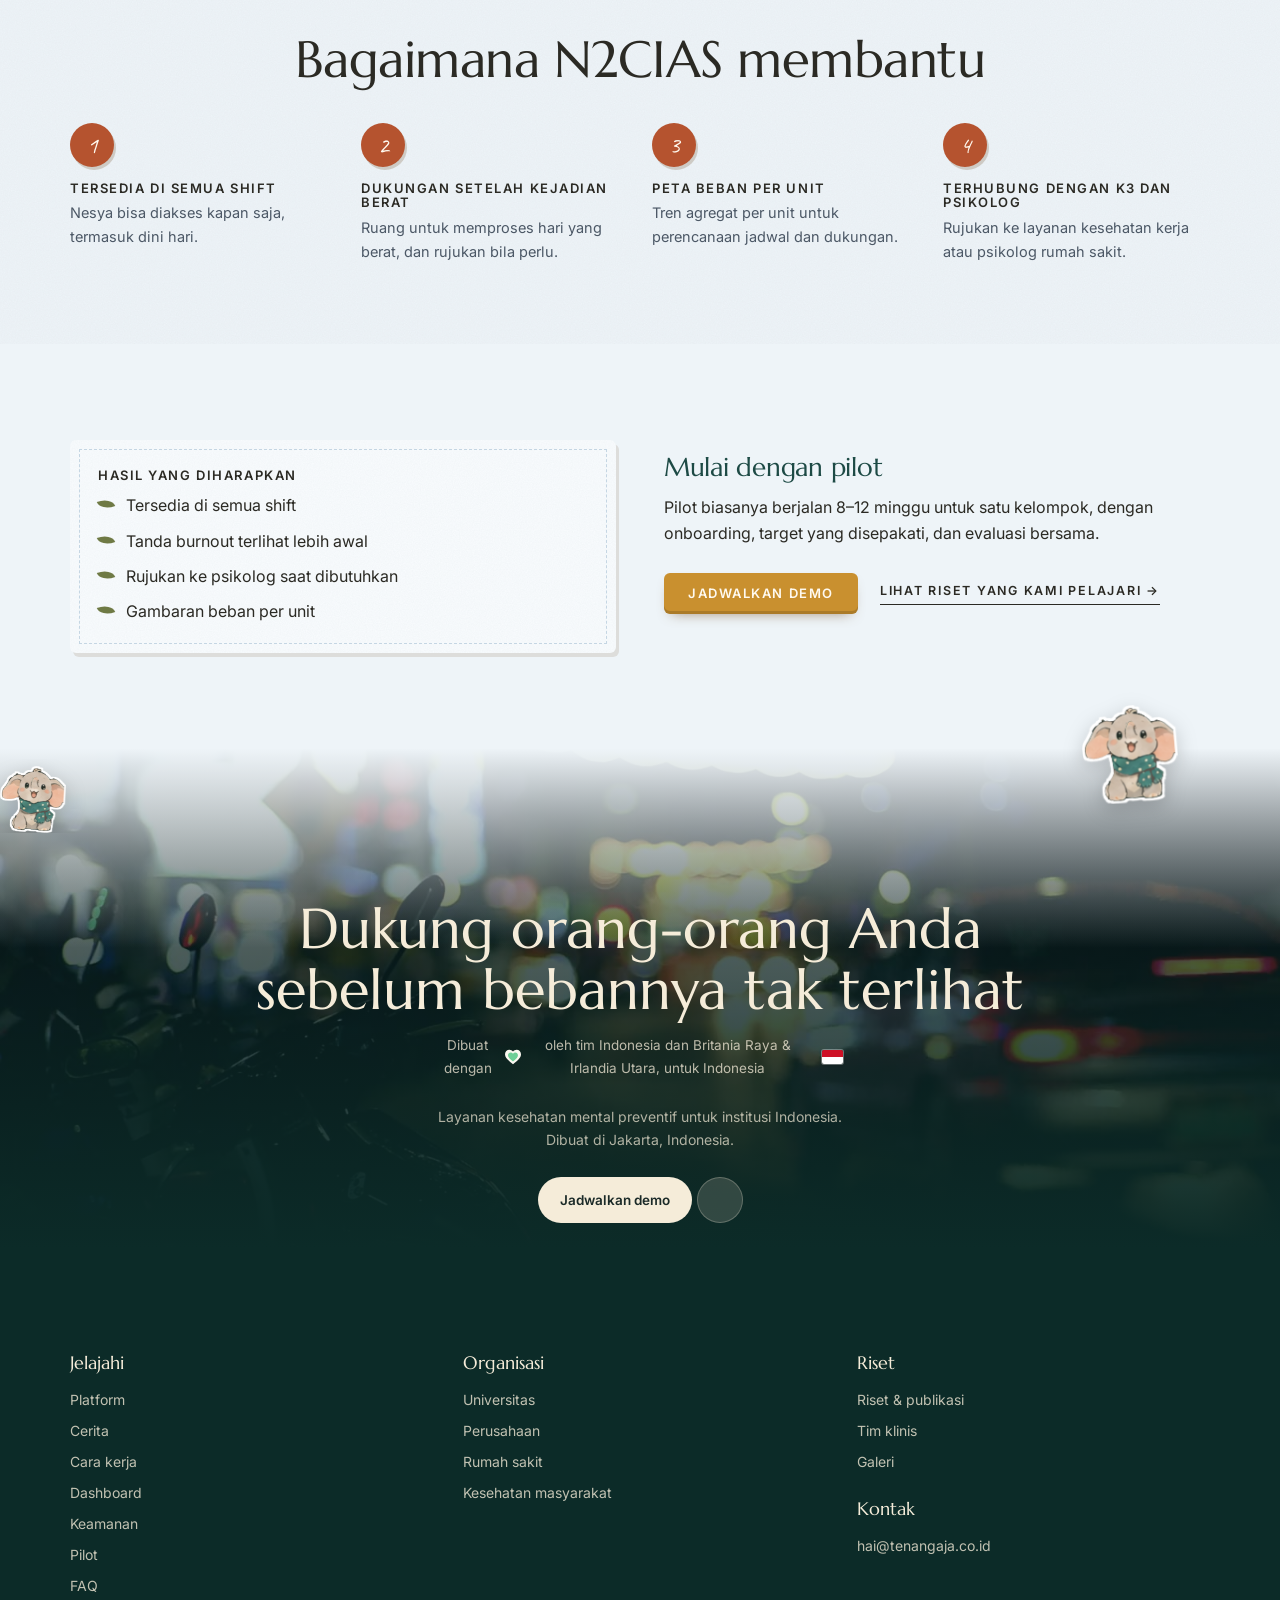
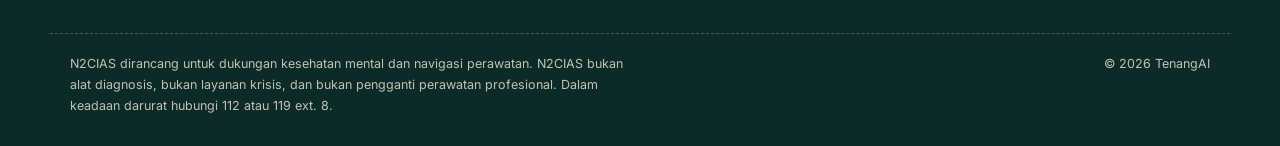
<file: rumah-sakit.html>
<!doctype html>
<html lang="id">
<head>
<meta charset="utf-8">
<meta name="viewport" content="width=device-width, initial-scale=1">
<title>Rumah sakit · N2CIAS oleh TenangAI</title>
<meta name="description" content="Perawat, dokter, dan staf bisa bercerita sesudah shift malam. Manajemen melihat unit mana yang paling tertekan, tanpa melihat siapa bercerita apa.">
<meta property="og:title" content="Rumah sakit · N2CIAS oleh TenangAI">
<meta property="og:description" content="Tempat aman untuk bercerita, kapan saja. Insight anonim untuk institusi.">
<meta property="og:type" content="website">
<meta name="theme-color" content="#1d4a45">
<meta name="color-scheme" content="light dark">
<link rel="icon" href="assets/favicon.png" type="image/png">
<link rel="apple-touch-icon" href="assets/apple-touch-icon.png">
<link rel="preconnect" href="https://fonts.googleapis.com">
<link rel="preconnect" href="https://fonts.gstatic.com" crossorigin>
<link href="https://fonts.googleapis.com/css2?family=Caveat:wght@500;700&family=Marcellus&family=Inter:wght@400;500;600&display=swap" rel="stylesheet">
<link rel="stylesheet" href="styles.css?v=c06bdaa6">
<script>
  // Set light/dark before the page paints: saved choice first, then the system setting.
  (function () {
    var m = null;
    try { m = localStorage.getItem("mode"); } catch (e) {}
    if (!m) m = window.matchMedia && matchMedia("(prefers-color-scheme: dark)").matches ? "dark" : "light";
    document.documentElement.setAttribute("data-mode", m);
  })();
</script>
<script src="vt.js?v=b88d1577"></script>
</head>
<body>

<!-- Icon sprite -->
<svg width="0" height="0" style="position:absolute" aria-hidden="true">
  <symbol id="spark" viewBox="0 0 20 20"><path d="M10 0C11 7 13 9 20 10C13 11 11 13 10 20C9 13 7 11 0 10C7 9 9 7 10 0Z"/></symbol>
  <symbol id="i-company" viewBox="0 0 64 64"><g fill="none" stroke="currentColor" stroke-width="2.4" stroke-linecap="round" stroke-linejoin="round"><path d="M12 56V14l22-6v48M34 22h18v34M6 56h52"/><path d="M19 20h6M19 29h6M19 38h6M41 30h4M41 39h4M24 56v-8h4v8"/></g></symbol>
  <symbol id="i-hospital" viewBox="0 0 64 64"><g fill="none" stroke="currentColor" stroke-width="2.4" stroke-linecap="round" stroke-linejoin="round"><path d="M10 56V26L32 10l22 16v30M6 56h52"/><path d="M32 24v16M24 32h16"/><path d="M27 56v-8h10v8"/></g></symbol>
  <symbol id="i-university" viewBox="0 0 64 64"><g fill="none" stroke="currentColor" stroke-width="2.4" stroke-linecap="round" stroke-linejoin="round"><path d="M4 24l28-12 28 12-28 12z"/><path d="M16 30v12c0 5 8 9 16 9s16-4 16-9V30"/><path d="M60 24v14"/><circle cx="60" cy="41" r="2.5"/></g></symbol>
  <symbol id="i-public" viewBox="0 0 64 64"><g fill="none" stroke="currentColor" stroke-width="2.4" stroke-linecap="round" stroke-linejoin="round"><circle cx="32" cy="20" r="7"/><circle cx="13" cy="27" r="5.5"/><circle cx="51" cy="27" r="5.5"/><path d="M20 52c0-9 5-16 12-16s12 7 12 16M4 50c0-7 4-12 9-12 3 0 5 1 7 3M60 50c0-7-4-12-9-12-3 0-5 1-7 3"/></g></symbol>
  <symbol id="i-moon" viewBox="0 0 24 24"><path d="M15 3a9 9 0 1 0 6 13A8 8 0 0 1 15 3z" fill="currentColor"/></symbol>
  <symbol id="i-lock" viewBox="0 0 24 24"><g fill="none" stroke="currentColor" stroke-width="2" stroke-linecap="round"><rect x="5" y="11" width="14" height="10" rx="2"/><path d="M8 11V8a4 4 0 0 1 8 0v3"/></g></symbol>
  <symbol id="i-people" viewBox="0 0 24 24"><g fill="none" stroke="currentColor" stroke-width="2" stroke-linecap="round"><circle cx="9" cy="8" r="3.5"/><path d="M2 20c0-4 3-7 7-7s7 3 7 7"/><path d="M16 4.5a3.5 3.5 0 0 1 0 7M18 13c2.5 1 4 3.5 4 7"/></g></symbol>
  <symbol id="i-chat" viewBox="0 0 24 24"><path d="M4 5h16v11H9l-5 4z" fill="none" stroke="currentColor" stroke-width="2" stroke-linejoin="round"/><path d="M8 10h8M8 13h5" stroke="currentColor" stroke-width="2" stroke-linecap="round"/></symbol>
  <symbol id="i-check" viewBox="0 0 24 24"><g fill="none" stroke="currentColor" stroke-width="2" stroke-linecap="round" stroke-linejoin="round"><rect x="5" y="3" width="14" height="18" rx="2"/><path d="M9 3v3h6V3M9 12l2 2 4-4M9 17h6"/></g></symbol>
  <symbol id="i-leaf" viewBox="0 0 24 24"><g fill="none" stroke="currentColor" stroke-width="2" stroke-linecap="round" stroke-linejoin="round"><path d="M5 19C5 10 10 5 20 4c0 10-5 15-14 15z"/><path d="M5 19l8-8"/></g></symbol>
  <symbol id="i-doc" viewBox="0 0 24 24"><g fill="none" stroke="currentColor" stroke-width="2" stroke-linecap="round" stroke-linejoin="round"><path d="M6 3h9l4 4v14H6z"/><path d="M14 3v5h5M9 13h7M9 17h5"/></g></symbol>
  <symbol id="i-chart" viewBox="0 0 24 24"><g fill="none" stroke="currentColor" stroke-width="2" stroke-linecap="round"><path d="M4 20h16M7 16v-4M12 16V7M17 16v-6"/></g></symbol>
  <symbol id="arrow" viewBox="0 0 20 12"><path d="M1 6h17M13 1l5 5-5 5" fill="none" stroke="currentColor" stroke-width="1.8" stroke-linecap="round" stroke-linejoin="round"/></symbol>
</svg>

<a class="skip" href="#main" data-i18n="skip">Langsung ke isi</a>

<header class="nav2" id="nav">
  <div class="bar">
    <span data-i18n="bar.text">Program pilot 8–12 minggu untuk institusi di Indonesia.</span>
    <a href="index.html#demo" data-i18n="bar.link">Jadwalkan demo</a>
  </div>
  <div class="wrap nav2-inner">
    <div class="nav2-side nav2-l">
      <button class="menu-btn" type="button" aria-label="Menu" aria-expanded="false"><span></span><span></span></button>
      <div class="util-pill">
        <button type="button" class="mode-btn" aria-label="Mode gelap / dark mode" aria-pressed="false">
          <svg class="i-moon2" viewBox="0 0 24 24"><path d="M15 3a9 9 0 1 0 6 13A8 8 0 0 1 15 3z" fill="currentColor"/></svg>
          <svg class="i-sun" viewBox="0 0 24 24"><g fill="none" stroke="currentColor" stroke-width="2" stroke-linecap="round"><circle cx="12" cy="12" r="4.5"/><path d="M12 2v2.5M12 19.5V22M2 12h2.5M19.5 12H22M4.9 4.9l1.8 1.8M17.3 17.3l1.8 1.8M4.9 19.1l1.8-1.8M17.3 6.7l1.8-1.8"/></g></svg>
        </button>
        <div class="lang" role="group" aria-label="Bahasa / Language">
          <button type="button" data-lang="id" aria-pressed="true">ID</button>
          <button type="button" data-lang="en" aria-pressed="false">EN</button>
        </div>
      </div>
    </div>
    <a href="index.html" class="brand brand-m wm" aria-label="TenangAI"><span class="wm-t"><i class="wm-by">by</i><span class="wm-word">Tenang</span><sup>AI</sup></span><span class="wm-n2" aria-hidden="true">N2CIAS</span></a>
    <div class="nav2-pill">
      <nav class="nav-links nav-links-l" aria-label="Utama">
        <div class="dd"><button type="button" class="dd-btn dd-n2" aria-expanded="false"><span>N2CIAS</span></button><div class="dd-menu mega"><div class="mm-headbox"><div class="mm-head" data-i18n="mm.n2.h">Kenali N2CIAS</div><button type="button" class="n2-what" aria-expanded="false" aria-controls="n2-mean-mm"><span data-i18n="n2.what">Apa arti N2CIAS?</span><svg class="n2-chev" viewBox="0 0 10 6" aria-hidden="true"><path d="M1 1l4 4 4-4" fill="none" stroke="currentColor" stroke-width="1.4" stroke-linecap="round" stroke-linejoin="round"/></svg></button><p class="n2-mean n2-mean-mm" id="n2-mean-mm"><b>N</b>esya &amp; <b>N</b>avigation<br><b>C</b>are · <b>I</b>nsight · <b>A</b>ccess · <b>S</b>afety<br><a class="n2-more" href="index.html#n2-name" data-i18n="n2.more">Selengkapnya</a></p></div><div class="mm-body"><div class="mm-col"><img src="assets/film/platform.jpg" alt="" loading="lazy"><span class="mm-eyebrow" data-i18n="mm.plat">Platform</span><b class="mm-title" data-i18n="mm.plat.t">Untuk setiap orang</b><div class="mm-links"><a href="index.html#platform" data-i18n="n2.about">Tentang N2CIAS</a><a href="index.html#toolkit" data-i18n="tool.eyebrow">Fitur</a><a href="index.html#how-it-works" data-i18n="nav.how2">Cara kerja</a><a href="index.html#dashboard">Dashboard</a><a href="dashboard.html" data-i18n="nav.console">Demo Konsol Institusi</a><a href="index.html#safety" data-i18n="nav.safety">Keamanan</a></div></div><div class="mm-col"><img src="assets/film/safety.jpg" alt="" loading="lazy"><span class="mm-eyebrow" data-i18n="mm.cr">Clinical Research</span><b class="mm-title" data-i18n="mm.cr.t">Riset & bukti</b><div class="mm-links"><a href="research.html" data-i18n="rp.kicker">Riset & publikasi</a><a href="galeri.html" data-i18n="n2.story">Dari ELIZA ke N2CIAS</a><a href="research.html#team" data-i18n="rp.t.title">Tim klinis</a></div></div><div class="mm-col"><img src="assets/film/tea.jpg" alt="" loading="lazy"><span class="mm-eyebrow" data-i18n="mm.prog">Program</span><b class="mm-title" data-i18n="mm.prog.t">Mulai dengan pilot</b><div class="mm-links"><a href="index.html#pilot" data-i18n="mm.pilot">Pilot 8–12 minggu</a><a href="index.html#coverage" data-i18n="plan.kicker">Perencana kapasitas</a><a href="index.html#faq">FAQ</a></div></div></div><div class="mm-foot"><a href="index.html#demo" data-i18n="cta.demo">Jadwalkan demo</a><a href="mailto:hai@tenangaja.co.id">hai@tenangaja.co.id</a></div></div></div>
        <div class="dd"><button type="button" class="dd-btn" aria-expanded="false"><span data-i18n="nav.org">Organisasi</span></button><div class="dd-menu mega"><div class="mm-head" data-i18n="mm.org.h">Untuk institusi Anda</div><div class="mm-body"><a class="mm-card" href="universitas.html"><img src="assets/film/uni.jpg" alt="" loading="lazy"><span class="mm-eyebrow" data-i18n="mm.u.e">Kampus</span><b class="mm-title" data-i18n="type.university">Universitas</b></a><a class="mm-card" href="rumah-sakit.html"><img src="assets/film/rain.jpg" alt="" loading="lazy"><span class="mm-eyebrow" data-i18n="mm.h.e">Shift malam</span><b class="mm-title" data-i18n="type.hospital">Rumah sakit</b></a><a class="mm-card" href="perusahaan.html"><img src="assets/film/company.jpg" alt="" loading="lazy"><span class="mm-eyebrow" data-i18n="mm.c.e">Tempat kerja</span><b class="mm-title" data-i18n="type.company">Perusahaan</b></a><a class="mm-card" href="kesehatan-masyarakat.html"><img src="assets/film/public.jpg" alt="" loading="lazy"><span class="mm-eyebrow" data-i18n="mm.p.e">Puskesmas & Dinkes</span><b class="mm-title" data-i18n="type.public">Kesehatan masyarakat</b></a></div><div class="mm-foot"><a href="index.html#use-cases" data-i18n="mm.org.all">Semua institusi</a><a href="index.html#coverage" data-i18n="plan.kicker">Perencana kapasitas</a></div></div></div>
      </nav>
      <a href="index.html" class="brand wm" aria-label="TenangAI"><span class="wm-t"><i class="wm-by">by</i><span class="wm-word">Tenang</span><sup>AI</sup></span><span class="wm-n2" aria-hidden="true">N2CIAS</span></a>
      <nav class="nav-links nav-links-r" aria-label="Lainnya">
        <div class="dd"><button type="button" class="dd-btn" aria-expanded="false"><span data-i18n="nav.story">Cerita</span></button><div class="dd-menu mega"><div class="mm-head" data-i18n="mm.st.h">Cerita kami</div><div class="mm-body"><a class="mm-card" href="index.html#story"><img src="assets/film/leaves.jpg" alt="" loading="lazy"><span class="mm-eyebrow" data-i18n="mm.s1.e">Filosofi</span><b class="mm-title" data-i18n="mm.s1.t">Dari riset, menjadi ruang yang tenang</b></a><a class="mm-card" href="galeri.html"><img src="assets/film/rain.jpg" alt="" loading="lazy"><span class="mm-eyebrow" data-i18n="mm.s2.e">Galeri</span><b class="mm-title" data-i18n="n2.story">Dari ELIZA ke N2CIAS</b></a><a class="mm-card" href="research.html"><img src="assets/film/night.jpg" alt="" loading="lazy"><span class="mm-eyebrow" data-i18n="mm.s3.e">Bukti</span><b class="mm-title" data-i18n="rp.kicker">Riset & publikasi</b></a></div><div class="mm-foot"><a href="index.html#why" data-i18n="id.kicker">Dari Indonesia, untuk Indonesia</a></div></div></div>
        <div class="dd"><button type="button" class="dd-btn" aria-expanded="false"><span data-i18n="nav.contact">Kontak</span></button><div class="dd-menu mega"><div class="mm-head" data-i18n="mm.ct.h">Mari bicara</div><div class="mm-body"><a class="mm-card" href="index.html#demo"><img src="assets/film/night.jpg" alt="" loading="lazy"><span class="mm-eyebrow" data-i18n="mm.ct1.e">30 menit</span><b class="mm-title" data-i18n="cta.demo">Jadwalkan demo</b></a><a class="mm-card" href="index.html#pilot"><img src="assets/film/tea.jpg" alt="" loading="lazy"><span class="mm-eyebrow" data-i18n="mm.ct2.e">8–12 minggu</span><b class="mm-title" data-i18n="cta.pilot">Diskusikan pilot</b></a><a class="mm-card" href="index.html#faq"><img src="assets/film/safety.jpg" alt="" loading="lazy"><span class="mm-eyebrow" data-i18n="mm.ct3.e">Jawaban cepat</span><b class="mm-title">FAQ</b></a></div><div class="mm-foot"><a href="mailto:hai@tenangaja.co.id">hai@tenangaja.co.id</a></div></div></div>
      </nav>
      <div class="drawer-foot">
        <button type="button" class="mode-btn" aria-label="Mode gelap / dark mode" aria-pressed="false">
          <svg class="i-moon2" viewBox="0 0 24 24"><path d="M15 3a9 9 0 1 0 6 13A8 8 0 0 1 15 3z" fill="currentColor"/></svg>
          <svg class="i-sun" viewBox="0 0 24 24"><g fill="none" stroke="currentColor" stroke-width="2" stroke-linecap="round"><circle cx="12" cy="12" r="4.5"/><path d="M12 2v2.5M12 19.5V22M2 12h2.5M19.5 12H22M4.9 4.9l1.8 1.8M17.3 17.3l1.8 1.8M4.9 19.1l1.8-1.8M17.3 6.7l1.8-1.8"/></g></svg>
        </button>
        <a href="index.html#platform" class="pbtn pbtn-light meet-btn"><span class="pbtn-t" data-i18n="hb.cat">Kenali Nesya</span><span class="pbtn-i meet-i"><img src="assets/nesya/tilt-4.png" alt=""></span></a>
        <a href="index.html#demo" class="pbtn pbtn-light"><span class="pbtn-t" data-i18n="cta.demo">Jadwalkan demo</span><span class="pbtn-i"><svg width="14" height="10"><use href="index.html#arrow"/></svg></span></a>
      </div>
    </div>
    <div class="nav2-side nav2-r">
      
      <a href="index.html#platform" class="pbtn pbtn-sm pbtn-light demo-btn meet-btn"><span class="pbtn-t" data-i18n="hb.cat">Kenali Nesya</span><span class="pbtn-i meet-i"><img src="assets/nesya/tilt-4.png" alt="" class="bob"></span></a>
      <div class="lang lang-m" role="group" aria-label="Bahasa / Language">
        <button type="button" data-lang="id" aria-pressed="true">ID</button>
        <button type="button" data-lang="en" aria-pressed="false">EN</button>
      </div>
    </div>
  </div>
</header>

<main id="main" class="subpage">
<section class="hero2 hero-sub">
  <div class="hero2-bg" aria-hidden="true">
    <video class="hero2-video" autoplay muted loop playsinline preload="auto" poster="assets/film/rain.jpg"><source src="assets/film/rain.mp4" type="video/mp4"></video>
    <div class="hero2-shade"></div>
  </div>
  <div class="wrap hero2-grid hero2-center">
    <div class="hero2-copy">
      <p class="eyebrow2"><a href="index.html">N2CIAS</a> · <span data-i18n="org.hos.kicker">Rumah sakit</span></p>
      <h1 class="h1" data-i18n="org.hos.title">Dukungan untuk orang-orang yang merawat orang lain.</h1>
      <p class="hero2-lead" data-i18n="org.hos.lead">Perawat, dokter, dan staf bisa bercerita sesudah shift malam. Manajemen melihat unit mana yang paling tertekan, tanpa melihat siapa bercerita apa.</p>
      <div class="pbtn-row">
        <a href="index.html#demo" class="pbtn pbtn-light"><span class="pbtn-t" data-i18n="cta.demo">Jadwalkan demo</span><span class="pbtn-i"><svg width="14" height="10"><use href="#arrow"/></svg></span></a>
        <a href="index.html#coverage" class="pbtn pbtn-ghost"><span class="pbtn-t" data-i18n="org.plan">Hitung kebutuhan</span></a>
      </div>
    </div>
  </div>
</section>
<!-- PARTNERS: moving logo carousel -->
<section class="logos ed-partners" aria-labelledby="logos-label">
  <div class="wrap logos-inner reveal">
    <p class="eyebrow2" data-i18n="logos.label">Bekerja bersama institusi di Indonesia</p>
    <h2 class="h2 center" id="logos-label" data-i18n="partners.title">Mitra kami.</h2>
  </div>
  <div class="marquee">
    <ul class="marquee-track"><li><img src="assets/logos/ui.svg" alt="Universitas Indonesia"></li><li><img src="assets/logos/itb.svg" alt="Institut Teknologi Bandung"></li><li><img src="assets/logos/ugm.png" alt="Universitas Gadjah Mada"></li><li><img src="assets/logos/binus.svg" alt="BINUS University"></li><li><img src="assets/logos/telkom.png" alt="Telkom University"></li><li><img src="assets/logos/mayapada.png" alt="Mayapada Hospital"></li><li aria-hidden="true"><img src="assets/logos/ui.svg" alt=""></li><li aria-hidden="true"><img src="assets/logos/itb.svg" alt=""></li><li aria-hidden="true"><img src="assets/logos/ugm.png" alt=""></li><li aria-hidden="true"><img src="assets/logos/binus.svg" alt=""></li><li aria-hidden="true"><img src="assets/logos/telkom.png" alt=""></li><li aria-hidden="true"><img src="assets/logos/mayapada.png" alt=""></li></ul>
  </div>
</section>

<section class="section paper">
  <div class="wrap">
    <div class="head"><h2 class="script" data-i18n="org.challenge">Tantangannya</h2><img class="divider" src="assets/divider.svg" alt="" width="200" height="18"></div>
    <div class="cols-4 cols-3x">
      <article class="col"><h3 class="caps" data-i18n="org.hos.c1t">Shift panjang</h3><p data-i18n="org.hos.c1b">Jam kerja tenaga kesehatan jarang cocok dengan jam layanan konseling.</p></article>
      <article class="col"><h3 class="caps" data-i18n="org.hos.c2t">Tekanan tinggi terus-menerus</h3><p data-i18n="org.hos.c2b">Beban emosional dari pasien, keluarga, dan kejadian kritis menumpuk.</p></article>
      <article class="col"><h3 class="caps" data-i18n="org.hos.c3t">Burnout terlambat terlihat</h3><p data-i18n="org.hos.c3b">Tanda kelelahan sering baru terlihat saat sudah memengaruhi layanan.</p></article>
    </div>
  </div>
</section>

<section class="band band-olive edge-both">
  <div class="wrap">
    <h2 class="script center" data-i18n="org.helps">Bagaimana N2CIAS membantu</h2>
    <ol class="org-helps">
      <li><span class="num">1</span><h3 class="caps" data-i18n="org.hos.h1t">Tersedia di semua shift</h3><p data-i18n="org.hos.h1b">Nesya bisa diakses kapan saja, termasuk dini hari.</p></li>
      <li><span class="num">2</span><h3 class="caps" data-i18n="org.hos.h2t">Dukungan setelah kejadian berat</h3><p data-i18n="org.hos.h2b">Ruang untuk memproses hari yang berat, dan rujukan bila perlu.</p></li>
      <li><span class="num">3</span><h3 class="caps" data-i18n="org.hos.h3t">Peta beban per unit</h3><p data-i18n="org.hos.h3b">Tren agregat per unit untuk perencanaan jadwal dan dukungan.</p></li>
      <li><span class="num">4</span><h3 class="caps" data-i18n="org.hos.h4t">Terhubung dengan K3 dan psikolog</h3><p data-i18n="org.hos.h4b">Rujukan ke layanan kesehatan kerja atau psikolog rumah sakit.</p></li>
    </ol>
  </div>
</section>

<section class="section paper">
  <div class="wrap org-out">
    <div class="note stitched">
      <h3 class="caps" data-i18n="org.outcomes">Hasil yang diharapkan</h3>
      <ul class="leafs">
        <li data-i18n="use.hos.1">Tersedia di semua shift</li>
        <li data-i18n="use.hos.2">Tanda burnout terlihat lebih awal</li>
        <li data-i18n="use.hos.3">Rujukan ke psikolog saat dibutuhkan</li>
        <li data-i18n="use.hos.4">Gambaran beban per unit</li>
      </ul>
    </div>
    <div>
      <h2 class="script-sm" data-i18n="org.cta.t">Mulai dengan pilot</h2>
      <p data-i18n="org.cta.b">Pilot biasanya berjalan 8–12 minggu untuk satu kelompok, dengan onboarding, target yang disepakati, dan evaluasi bersama.</p>
      <div class="hero-cta">
        <a href="index.html#demo" class="btn btn-mustard" data-i18n="cta.demo">Jadwalkan demo</a>
        <a href="research.html" class="link-u" data-i18n="org.research">Lihat riset yang kami pelajari</a>
      </div>
    </div>
  </div>
</section>
</main>

<footer class="footer foot2">
  <div class="walker" aria-hidden="true"><span class="nesya walk" aria-hidden="true"><img src="assets/nesya/walk-1.png" alt=""></span></div>
  <span class="nesya sleeper breathe" aria-hidden="true"><img src="assets/nesya/curl.png" alt=""></span>
  <div class="foot2-film" aria-hidden="true"><video class="film" data-film muted loop playsinline preload="none" poster="assets/film/night.jpg"><source src="assets/film/night.mp4" type="video/mp4"></video><div class="foot2-shade"></div></div>
  <div class="wrap foot2-grid">
    <div class="foot2-big reveal">
      <h2 class="h2" data-i18n="final.title">Dukung orang-orang Anda sebelum bebannya tak terlihat</h2>
      <p class="made-with foot-mw"><span data-i18n="mw.a">Dibuat dengan</span> <span class="mw-hearts" aria-hidden="true"><svg class="mw-heart h-green" viewBox="0 0 24 22"><path d="M12 21C5 15.5 1 11.7 1 7.2 1 3.7 3.7 1 7 1c2 0 3.8 1 5 2.6C13.2 2 15 1 17 1c3.3 0 6 2.7 6 6.2 0 4.5-4 8.3-11 13.8z"/></svg><svg class="mw-heart h-white" viewBox="0 0 24 22"><path d="M12 21C5 15.5 1 11.7 1 7.2 1 3.7 3.7 1 7 1c2 0 3.8 1 5 2.6C13.2 2 15 1 17 1c3.3 0 6 2.7 6 6.2 0 4.5-4 8.3-11 13.8z"/></svg><i></i><i></i><i></i></span> <span data-i18n="mw.b">oleh tim Indonesia dan Britania Raya &amp; Irlandia Utara, untuk Indonesia</span> <span class="mw-flags"><svg class="flag" viewBox="0 0 30 20" role="img" aria-label="Indonesia"><rect width="30" height="10" fill="#ce1126"/><rect y="10" width="30" height="10" fill="#fff"/></svg></span></p>
      <p data-i18n="foot.about">Layanan kesehatan mental preventif untuk institusi Indonesia. Dibuat di Jakarta, Indonesia.</p>
      <a href="index.html#demo" class="pbtn pbtn-light"><span class="pbtn-t" data-i18n="cta.demo">Jadwalkan demo</span><span class="pbtn-i"><svg width="14" height="10"><use href="index.html#arrow"/></svg></span></a>
    </div>
    <nav aria-label="Footer">
      <h4 data-i18n="foot.explore">Jelajahi</h4>
      <a href="index.html#platform">Platform</a>
      <a href="index.html#story" data-i18n="nav.story">Cerita</a>
      <a href="index.html#how-it-works" data-i18n="nav.how2">Cara kerja</a>
      <a href="index.html#dashboard">Dashboard</a>
      <a href="index.html#safety" data-i18n="nav.safety">Keamanan</a>
      <a href="index.html#pilot">Pilot</a>
      <a href="index.html#faq">FAQ</a>
    </nav>
    <nav aria-label="Organisasi">
      <h4 data-i18n="nav.org">Organisasi</h4>
      <a href="universitas.html" data-i18n="type.university">Universitas</a>
      <a href="perusahaan.html" data-i18n="type.company">Perusahaan</a>
      <a href="rumah-sakit.html" data-i18n="type.hospital">Rumah sakit</a>
      <a href="kesehatan-masyarakat.html" data-i18n="type.public">Kesehatan masyarakat</a>
    </nav>
    <nav aria-label="Riset">
      <h4 data-i18n="nav.research">Riset</h4>
      <a href="research.html" data-i18n="rp.kicker">Riset & publikasi</a>
      <a href="research.html#team" data-i18n="rp.t.title">Tim klinis</a>
      <a href="galeri.html" data-i18n="ga.kicker">Galeri</a>
      <h4 data-i18n="foot.contact">Kontak</h4>
      <a href="mailto:hai@tenangaja.co.id">hai@tenangaja.co.id</a>
    </nav>
  </div>
  <div class="wrap foot-legal">
    <p data-i18n="foot.disc">N2CIAS dirancang untuk dukungan kesehatan mental dan navigasi perawatan. N2CIAS bukan alat diagnosis, bukan layanan krisis, dan bukan pengganti perawatan profesional. Dalam keadaan darurat hubungi 112 atau 119 ext. 8.</p>
    <p>© <span id="year">2026</span> TenangAI</p>
  </div>
</footer>

<a href="index.html" class="to-top" aria-label="Kembali ke atas"><img src="assets/nesya/back-1.png" alt=""></a>
<a href="index.html#demo" class="m-cta" aria-hidden="true" tabindex="-1"><span data-i18n="cta.demo">Jadwalkan demo</span><svg width="18" height="12"><use href="index.html#arrow"/></svg></a>

<script src="i18n.js?v=685dc5c2"></script>
<script src="i18n-pages.js?v=d0707b22"></script>
<script src="app.js?v=bd4a6255"></script>
<script src="data.js?v=d16d1927"></script>
<script src="research.js?v=8eac0e99"></script>
</body>
</html>
</file>
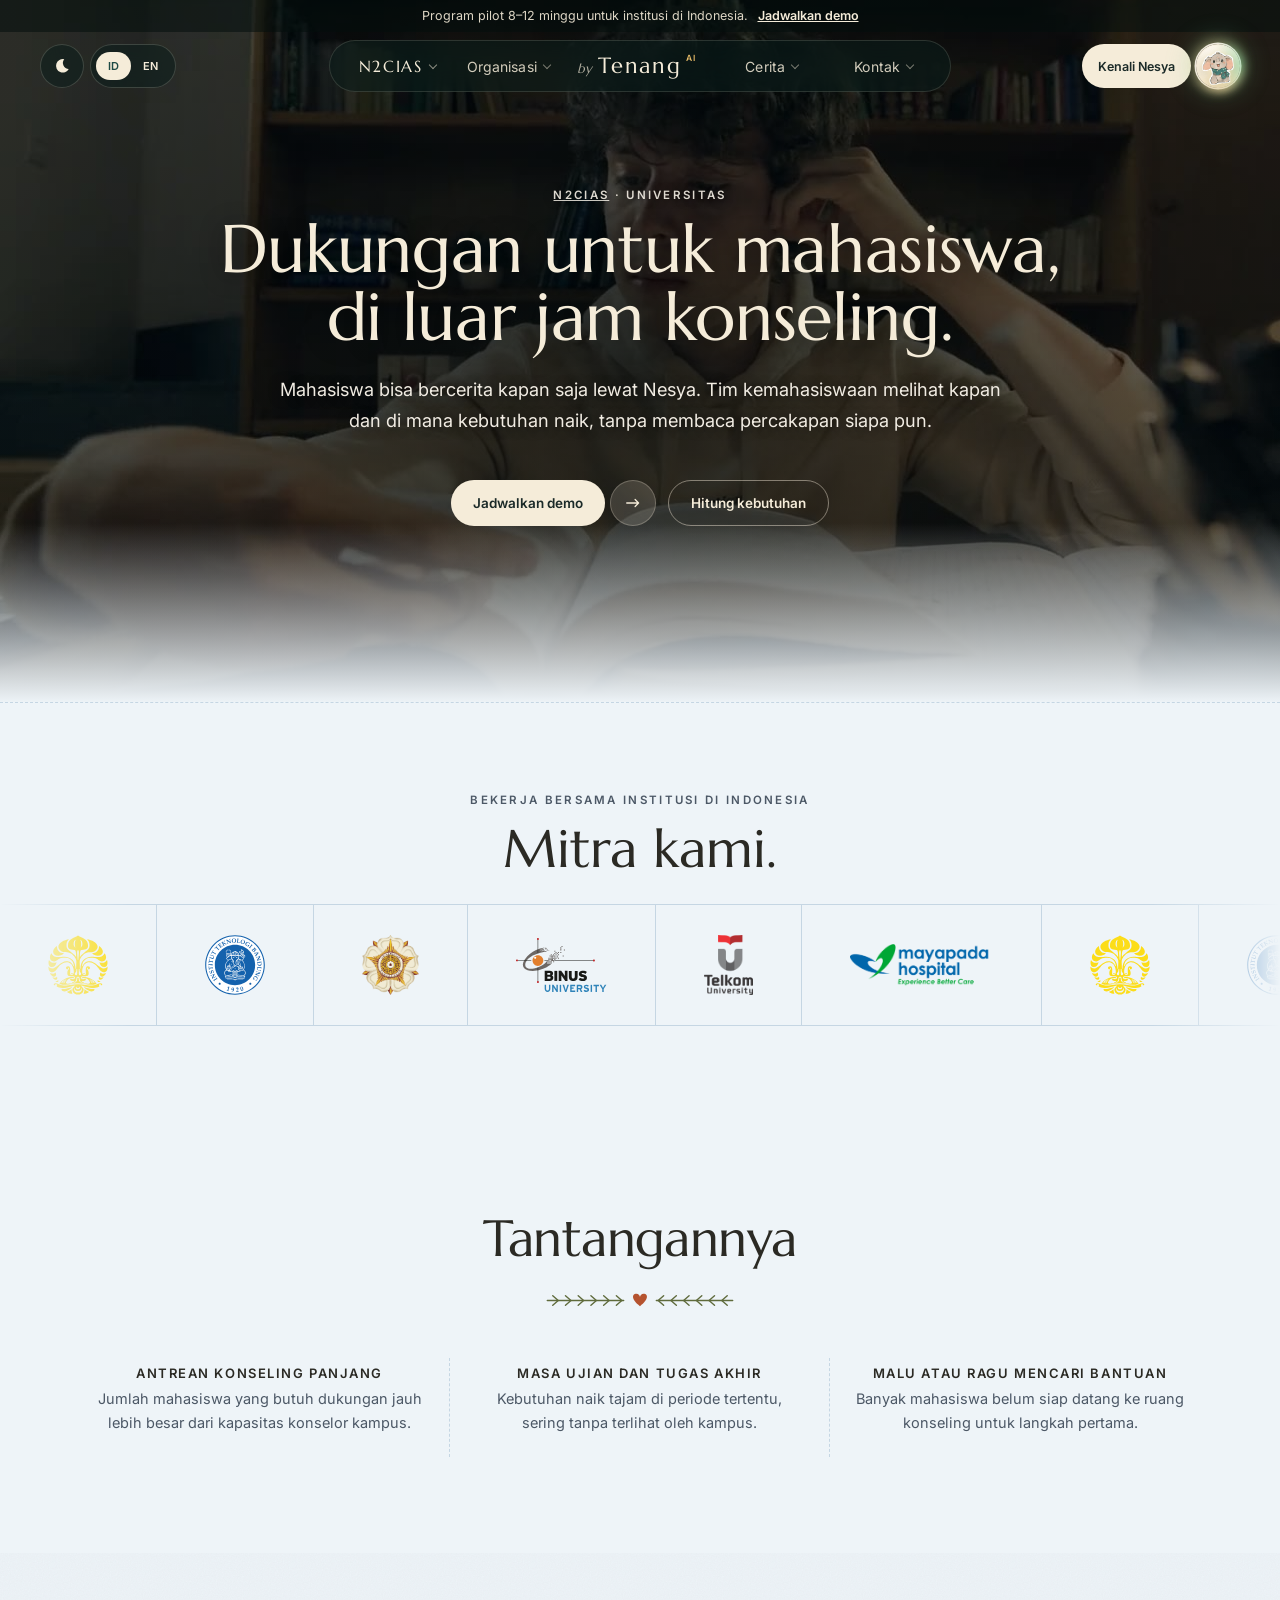
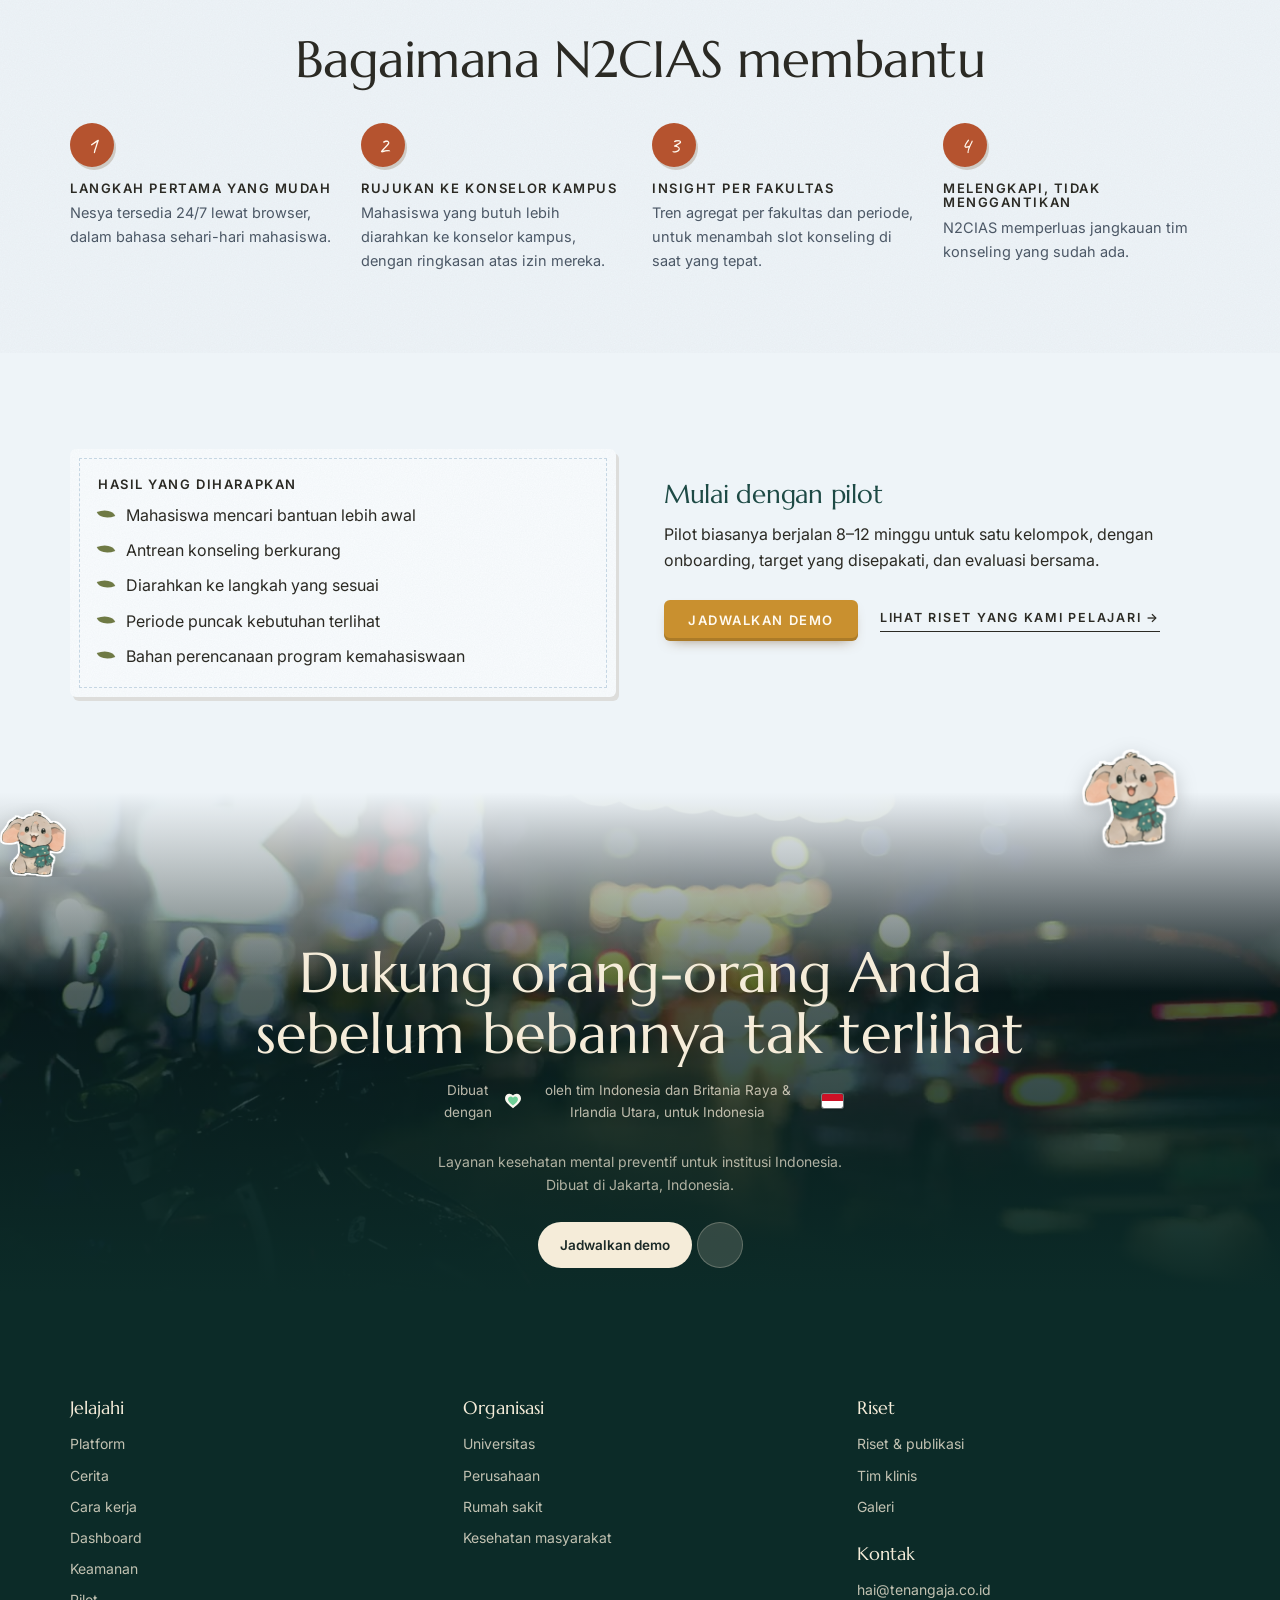
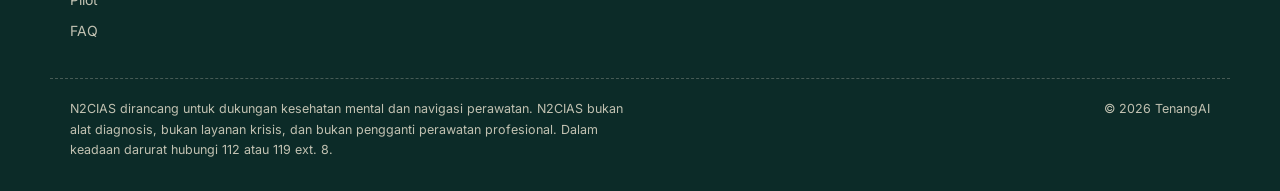
<file: universitas.html>
<!doctype html>
<html lang="id">
<head>
<meta charset="utf-8">
<meta name="viewport" content="width=device-width, initial-scale=1">
<title>Universitas · N2CIAS oleh TenangAI</title>
<meta name="description" content="Mahasiswa bisa bercerita kapan saja lewat Nesya. Tim kemahasiswaan melihat kapan dan di mana kebutuhan naik, tanpa membaca percakapan siapa pun.">
<meta property="og:title" content="Universitas · N2CIAS oleh TenangAI">
<meta property="og:description" content="Tempat aman untuk bercerita, kapan saja. Insight anonim untuk institusi.">
<meta property="og:type" content="website">
<meta name="theme-color" content="#1d4a45">
<meta name="color-scheme" content="light dark">
<link rel="icon" href="assets/favicon.png" type="image/png">
<link rel="apple-touch-icon" href="assets/apple-touch-icon.png">
<link rel="preconnect" href="https://fonts.googleapis.com">
<link rel="preconnect" href="https://fonts.gstatic.com" crossorigin>
<link href="https://fonts.googleapis.com/css2?family=Caveat:wght@500;700&family=Marcellus&family=Inter:wght@400;500;600&display=swap" rel="stylesheet">
<link rel="stylesheet" href="styles.css?v=c06bdaa6">
<script>
  // Set light/dark before the page paints: saved choice first, then the system setting.
  (function () {
    var m = null;
    try { m = localStorage.getItem("mode"); } catch (e) {}
    if (!m) m = window.matchMedia && matchMedia("(prefers-color-scheme: dark)").matches ? "dark" : "light";
    document.documentElement.setAttribute("data-mode", m);
  })();
</script>
<script src="vt.js?v=b88d1577"></script>
</head>
<body>

<!-- Icon sprite -->
<svg width="0" height="0" style="position:absolute" aria-hidden="true">
  <symbol id="spark" viewBox="0 0 20 20"><path d="M10 0C11 7 13 9 20 10C13 11 11 13 10 20C9 13 7 11 0 10C7 9 9 7 10 0Z"/></symbol>
  <symbol id="i-company" viewBox="0 0 64 64"><g fill="none" stroke="currentColor" stroke-width="2.4" stroke-linecap="round" stroke-linejoin="round"><path d="M12 56V14l22-6v48M34 22h18v34M6 56h52"/><path d="M19 20h6M19 29h6M19 38h6M41 30h4M41 39h4M24 56v-8h4v8"/></g></symbol>
  <symbol id="i-hospital" viewBox="0 0 64 64"><g fill="none" stroke="currentColor" stroke-width="2.4" stroke-linecap="round" stroke-linejoin="round"><path d="M10 56V26L32 10l22 16v30M6 56h52"/><path d="M32 24v16M24 32h16"/><path d="M27 56v-8h10v8"/></g></symbol>
  <symbol id="i-university" viewBox="0 0 64 64"><g fill="none" stroke="currentColor" stroke-width="2.4" stroke-linecap="round" stroke-linejoin="round"><path d="M4 24l28-12 28 12-28 12z"/><path d="M16 30v12c0 5 8 9 16 9s16-4 16-9V30"/><path d="M60 24v14"/><circle cx="60" cy="41" r="2.5"/></g></symbol>
  <symbol id="i-public" viewBox="0 0 64 64"><g fill="none" stroke="currentColor" stroke-width="2.4" stroke-linecap="round" stroke-linejoin="round"><circle cx="32" cy="20" r="7"/><circle cx="13" cy="27" r="5.5"/><circle cx="51" cy="27" r="5.5"/><path d="M20 52c0-9 5-16 12-16s12 7 12 16M4 50c0-7 4-12 9-12 3 0 5 1 7 3M60 50c0-7-4-12-9-12-3 0-5 1-7 3"/></g></symbol>
  <symbol id="i-moon" viewBox="0 0 24 24"><path d="M15 3a9 9 0 1 0 6 13A8 8 0 0 1 15 3z" fill="currentColor"/></symbol>
  <symbol id="i-lock" viewBox="0 0 24 24"><g fill="none" stroke="currentColor" stroke-width="2" stroke-linecap="round"><rect x="5" y="11" width="14" height="10" rx="2"/><path d="M8 11V8a4 4 0 0 1 8 0v3"/></g></symbol>
  <symbol id="i-people" viewBox="0 0 24 24"><g fill="none" stroke="currentColor" stroke-width="2" stroke-linecap="round"><circle cx="9" cy="8" r="3.5"/><path d="M2 20c0-4 3-7 7-7s7 3 7 7"/><path d="M16 4.5a3.5 3.5 0 0 1 0 7M18 13c2.5 1 4 3.5 4 7"/></g></symbol>
  <symbol id="i-chat" viewBox="0 0 24 24"><path d="M4 5h16v11H9l-5 4z" fill="none" stroke="currentColor" stroke-width="2" stroke-linejoin="round"/><path d="M8 10h8M8 13h5" stroke="currentColor" stroke-width="2" stroke-linecap="round"/></symbol>
  <symbol id="i-check" viewBox="0 0 24 24"><g fill="none" stroke="currentColor" stroke-width="2" stroke-linecap="round" stroke-linejoin="round"><rect x="5" y="3" width="14" height="18" rx="2"/><path d="M9 3v3h6V3M9 12l2 2 4-4M9 17h6"/></g></symbol>
  <symbol id="i-leaf" viewBox="0 0 24 24"><g fill="none" stroke="currentColor" stroke-width="2" stroke-linecap="round" stroke-linejoin="round"><path d="M5 19C5 10 10 5 20 4c0 10-5 15-14 15z"/><path d="M5 19l8-8"/></g></symbol>
  <symbol id="i-doc" viewBox="0 0 24 24"><g fill="none" stroke="currentColor" stroke-width="2" stroke-linecap="round" stroke-linejoin="round"><path d="M6 3h9l4 4v14H6z"/><path d="M14 3v5h5M9 13h7M9 17h5"/></g></symbol>
  <symbol id="i-chart" viewBox="0 0 24 24"><g fill="none" stroke="currentColor" stroke-width="2" stroke-linecap="round"><path d="M4 20h16M7 16v-4M12 16V7M17 16v-6"/></g></symbol>
  <symbol id="arrow" viewBox="0 0 20 12"><path d="M1 6h17M13 1l5 5-5 5" fill="none" stroke="currentColor" stroke-width="1.8" stroke-linecap="round" stroke-linejoin="round"/></symbol>
</svg>

<a class="skip" href="#main" data-i18n="skip">Langsung ke isi</a>

<header class="nav2" id="nav">
  <div class="bar">
    <span data-i18n="bar.text">Program pilot 8–12 minggu untuk institusi di Indonesia.</span>
    <a href="index.html#demo" data-i18n="bar.link">Jadwalkan demo</a>
  </div>
  <div class="wrap nav2-inner">
    <div class="nav2-side nav2-l">
      <button class="menu-btn" type="button" aria-label="Menu" aria-expanded="false"><span></span><span></span></button>
      <div class="util-pill">
        <button type="button" class="mode-btn" aria-label="Mode gelap / dark mode" aria-pressed="false">
          <svg class="i-moon2" viewBox="0 0 24 24"><path d="M15 3a9 9 0 1 0 6 13A8 8 0 0 1 15 3z" fill="currentColor"/></svg>
          <svg class="i-sun" viewBox="0 0 24 24"><g fill="none" stroke="currentColor" stroke-width="2" stroke-linecap="round"><circle cx="12" cy="12" r="4.5"/><path d="M12 2v2.5M12 19.5V22M2 12h2.5M19.5 12H22M4.9 4.9l1.8 1.8M17.3 17.3l1.8 1.8M4.9 19.1l1.8-1.8M17.3 6.7l1.8-1.8"/></g></svg>
        </button>
        <div class="lang" role="group" aria-label="Bahasa / Language">
          <button type="button" data-lang="id" aria-pressed="true">ID</button>
          <button type="button" data-lang="en" aria-pressed="false">EN</button>
        </div>
      </div>
    </div>
    <a href="index.html" class="brand brand-m wm" aria-label="TenangAI"><span class="wm-t"><i class="wm-by">by</i><span class="wm-word">Tenang</span><sup>AI</sup></span><span class="wm-n2" aria-hidden="true">N2CIAS</span></a>
    <div class="nav2-pill">
      <nav class="nav-links nav-links-l" aria-label="Utama">
        <div class="dd"><button type="button" class="dd-btn dd-n2" aria-expanded="false"><span>N2CIAS</span></button><div class="dd-menu mega"><div class="mm-headbox"><div class="mm-head" data-i18n="mm.n2.h">Kenali N2CIAS</div><button type="button" class="n2-what" aria-expanded="false" aria-controls="n2-mean-mm"><span data-i18n="n2.what">Apa arti N2CIAS?</span><svg class="n2-chev" viewBox="0 0 10 6" aria-hidden="true"><path d="M1 1l4 4 4-4" fill="none" stroke="currentColor" stroke-width="1.4" stroke-linecap="round" stroke-linejoin="round"/></svg></button><p class="n2-mean n2-mean-mm" id="n2-mean-mm"><b>N</b>esya &amp; <b>N</b>avigation<br><b>C</b>are · <b>I</b>nsight · <b>A</b>ccess · <b>S</b>afety<br><a class="n2-more" href="index.html#n2-name" data-i18n="n2.more">Selengkapnya</a></p></div><div class="mm-body"><div class="mm-col"><img src="assets/film/platform.jpg" alt="" loading="lazy"><span class="mm-eyebrow" data-i18n="mm.plat">Platform</span><b class="mm-title" data-i18n="mm.plat.t">Untuk setiap orang</b><div class="mm-links"><a href="index.html#platform" data-i18n="n2.about">Tentang N2CIAS</a><a href="index.html#toolkit" data-i18n="tool.eyebrow">Fitur</a><a href="index.html#how-it-works" data-i18n="nav.how2">Cara kerja</a><a href="index.html#dashboard">Dashboard</a><a href="dashboard.html" data-i18n="nav.console">Demo Konsol Institusi</a><a href="index.html#safety" data-i18n="nav.safety">Keamanan</a></div></div><div class="mm-col"><img src="assets/film/safety.jpg" alt="" loading="lazy"><span class="mm-eyebrow" data-i18n="mm.cr">Clinical Research</span><b class="mm-title" data-i18n="mm.cr.t">Riset & bukti</b><div class="mm-links"><a href="research.html" data-i18n="rp.kicker">Riset & publikasi</a><a href="galeri.html" data-i18n="n2.story">Dari ELIZA ke N2CIAS</a><a href="research.html#team" data-i18n="rp.t.title">Tim klinis</a></div></div><div class="mm-col"><img src="assets/film/tea.jpg" alt="" loading="lazy"><span class="mm-eyebrow" data-i18n="mm.prog">Program</span><b class="mm-title" data-i18n="mm.prog.t">Mulai dengan pilot</b><div class="mm-links"><a href="index.html#pilot" data-i18n="mm.pilot">Pilot 8–12 minggu</a><a href="index.html#coverage" data-i18n="plan.kicker">Perencana kapasitas</a><a href="index.html#faq">FAQ</a></div></div></div><div class="mm-foot"><a href="index.html#demo" data-i18n="cta.demo">Jadwalkan demo</a><a href="mailto:hai@tenangaja.co.id">hai@tenangaja.co.id</a></div></div></div>
        <div class="dd"><button type="button" class="dd-btn" aria-expanded="false"><span data-i18n="nav.org">Organisasi</span></button><div class="dd-menu mega"><div class="mm-head" data-i18n="mm.org.h">Untuk institusi Anda</div><div class="mm-body"><a class="mm-card" href="universitas.html"><img src="assets/film/uni.jpg" alt="" loading="lazy"><span class="mm-eyebrow" data-i18n="mm.u.e">Kampus</span><b class="mm-title" data-i18n="type.university">Universitas</b></a><a class="mm-card" href="rumah-sakit.html"><img src="assets/film/rain.jpg" alt="" loading="lazy"><span class="mm-eyebrow" data-i18n="mm.h.e">Shift malam</span><b class="mm-title" data-i18n="type.hospital">Rumah sakit</b></a><a class="mm-card" href="perusahaan.html"><img src="assets/film/company.jpg" alt="" loading="lazy"><span class="mm-eyebrow" data-i18n="mm.c.e">Tempat kerja</span><b class="mm-title" data-i18n="type.company">Perusahaan</b></a><a class="mm-card" href="kesehatan-masyarakat.html"><img src="assets/film/public.jpg" alt="" loading="lazy"><span class="mm-eyebrow" data-i18n="mm.p.e">Puskesmas & Dinkes</span><b class="mm-title" data-i18n="type.public">Kesehatan masyarakat</b></a></div><div class="mm-foot"><a href="index.html#use-cases" data-i18n="mm.org.all">Semua institusi</a><a href="index.html#coverage" data-i18n="plan.kicker">Perencana kapasitas</a></div></div></div>
      </nav>
      <a href="index.html" class="brand wm" aria-label="TenangAI"><span class="wm-t"><i class="wm-by">by</i><span class="wm-word">Tenang</span><sup>AI</sup></span><span class="wm-n2" aria-hidden="true">N2CIAS</span></a>
      <nav class="nav-links nav-links-r" aria-label="Lainnya">
        <div class="dd"><button type="button" class="dd-btn" aria-expanded="false"><span data-i18n="nav.story">Cerita</span></button><div class="dd-menu mega"><div class="mm-head" data-i18n="mm.st.h">Cerita kami</div><div class="mm-body"><a class="mm-card" href="index.html#story"><img src="assets/film/leaves.jpg" alt="" loading="lazy"><span class="mm-eyebrow" data-i18n="mm.s1.e">Filosofi</span><b class="mm-title" data-i18n="mm.s1.t">Dari riset, menjadi ruang yang tenang</b></a><a class="mm-card" href="galeri.html"><img src="assets/film/rain.jpg" alt="" loading="lazy"><span class="mm-eyebrow" data-i18n="mm.s2.e">Galeri</span><b class="mm-title" data-i18n="n2.story">Dari ELIZA ke N2CIAS</b></a><a class="mm-card" href="research.html"><img src="assets/film/night.jpg" alt="" loading="lazy"><span class="mm-eyebrow" data-i18n="mm.s3.e">Bukti</span><b class="mm-title" data-i18n="rp.kicker">Riset & publikasi</b></a></div><div class="mm-foot"><a href="index.html#why" data-i18n="id.kicker">Dari Indonesia, untuk Indonesia</a></div></div></div>
        <div class="dd"><button type="button" class="dd-btn" aria-expanded="false"><span data-i18n="nav.contact">Kontak</span></button><div class="dd-menu mega"><div class="mm-head" data-i18n="mm.ct.h">Mari bicara</div><div class="mm-body"><a class="mm-card" href="index.html#demo"><img src="assets/film/night.jpg" alt="" loading="lazy"><span class="mm-eyebrow" data-i18n="mm.ct1.e">30 menit</span><b class="mm-title" data-i18n="cta.demo">Jadwalkan demo</b></a><a class="mm-card" href="index.html#pilot"><img src="assets/film/tea.jpg" alt="" loading="lazy"><span class="mm-eyebrow" data-i18n="mm.ct2.e">8–12 minggu</span><b class="mm-title" data-i18n="cta.pilot">Diskusikan pilot</b></a><a class="mm-card" href="index.html#faq"><img src="assets/film/safety.jpg" alt="" loading="lazy"><span class="mm-eyebrow" data-i18n="mm.ct3.e">Jawaban cepat</span><b class="mm-title">FAQ</b></a></div><div class="mm-foot"><a href="mailto:hai@tenangaja.co.id">hai@tenangaja.co.id</a></div></div></div>
      </nav>
      <div class="drawer-foot">
        <button type="button" class="mode-btn" aria-label="Mode gelap / dark mode" aria-pressed="false">
          <svg class="i-moon2" viewBox="0 0 24 24"><path d="M15 3a9 9 0 1 0 6 13A8 8 0 0 1 15 3z" fill="currentColor"/></svg>
          <svg class="i-sun" viewBox="0 0 24 24"><g fill="none" stroke="currentColor" stroke-width="2" stroke-linecap="round"><circle cx="12" cy="12" r="4.5"/><path d="M12 2v2.5M12 19.5V22M2 12h2.5M19.5 12H22M4.9 4.9l1.8 1.8M17.3 17.3l1.8 1.8M4.9 19.1l1.8-1.8M17.3 6.7l1.8-1.8"/></g></svg>
        </button>
        <a href="index.html#platform" class="pbtn pbtn-light meet-btn"><span class="pbtn-t" data-i18n="hb.cat">Kenali Nesya</span><span class="pbtn-i meet-i"><img src="assets/nesya/tilt-4.png" alt=""></span></a>
        <a href="index.html#demo" class="pbtn pbtn-light"><span class="pbtn-t" data-i18n="cta.demo">Jadwalkan demo</span><span class="pbtn-i"><svg width="14" height="10"><use href="index.html#arrow"/></svg></span></a>
      </div>
    </div>
    <div class="nav2-side nav2-r">
      
      <a href="index.html#platform" class="pbtn pbtn-sm pbtn-light demo-btn meet-btn"><span class="pbtn-t" data-i18n="hb.cat">Kenali Nesya</span><span class="pbtn-i meet-i"><img src="assets/nesya/tilt-4.png" alt="" class="bob"></span></a>
      <div class="lang lang-m" role="group" aria-label="Bahasa / Language">
        <button type="button" data-lang="id" aria-pressed="true">ID</button>
        <button type="button" data-lang="en" aria-pressed="false">EN</button>
      </div>
    </div>
  </div>
</header>

<main id="main" class="subpage">
<section class="hero2 hero-sub">
  <div class="hero2-bg" aria-hidden="true">
    <video class="hero2-video" autoplay muted loop playsinline preload="auto" poster="assets/film/uni.jpg"><source src="assets/film/uni.mp4" type="video/mp4"></video>
    <div class="hero2-shade"></div>
  </div>
  <div class="wrap hero2-grid hero2-center">
    <div class="hero2-copy">
      <p class="eyebrow2"><a href="index.html">N2CIAS</a> · <span data-i18n="org.uni.kicker">Universitas</span></p>
      <h1 class="h1" data-i18n="org.uni.title">Dukungan untuk mahasiswa, di luar jam konseling.</h1>
      <p class="hero2-lead" data-i18n="org.uni.lead">Mahasiswa bisa bercerita kapan saja lewat Nesya. Tim kemahasiswaan melihat kapan dan di mana kebutuhan naik, tanpa membaca percakapan siapa pun.</p>
      <div class="pbtn-row">
        <a href="index.html#demo" class="pbtn pbtn-light"><span class="pbtn-t" data-i18n="cta.demo">Jadwalkan demo</span><span class="pbtn-i"><svg width="14" height="10"><use href="#arrow"/></svg></span></a>
        <a href="index.html#coverage" class="pbtn pbtn-ghost"><span class="pbtn-t" data-i18n="org.plan">Hitung kebutuhan</span></a>
      </div>
    </div>
  </div>
</section>
<!-- PARTNERS: moving logo carousel -->
<section class="logos ed-partners" aria-labelledby="logos-label">
  <div class="wrap logos-inner reveal">
    <p class="eyebrow2" data-i18n="logos.label">Bekerja bersama institusi di Indonesia</p>
    <h2 class="h2 center" id="logos-label" data-i18n="partners.title">Mitra kami.</h2>
  </div>
  <div class="marquee">
    <ul class="marquee-track"><li><img src="assets/logos/ui.svg" alt="Universitas Indonesia"></li><li><img src="assets/logos/itb.svg" alt="Institut Teknologi Bandung"></li><li><img src="assets/logos/ugm.png" alt="Universitas Gadjah Mada"></li><li><img src="assets/logos/binus.svg" alt="BINUS University"></li><li><img src="assets/logos/telkom.png" alt="Telkom University"></li><li><img src="assets/logos/mayapada.png" alt="Mayapada Hospital"></li><li aria-hidden="true"><img src="assets/logos/ui.svg" alt=""></li><li aria-hidden="true"><img src="assets/logos/itb.svg" alt=""></li><li aria-hidden="true"><img src="assets/logos/ugm.png" alt=""></li><li aria-hidden="true"><img src="assets/logos/binus.svg" alt=""></li><li aria-hidden="true"><img src="assets/logos/telkom.png" alt=""></li><li aria-hidden="true"><img src="assets/logos/mayapada.png" alt=""></li></ul>
  </div>
</section>

<section class="section paper">
  <div class="wrap">
    <div class="head"><h2 class="script" data-i18n="org.challenge">Tantangannya</h2><img class="divider" src="assets/divider.svg" alt="" width="200" height="18"></div>
    <div class="cols-4 cols-3x">
      <article class="col"><h3 class="caps" data-i18n="org.uni.c1t">Antrean konseling panjang</h3><p data-i18n="org.uni.c1b">Jumlah mahasiswa yang butuh dukungan jauh lebih besar dari kapasitas konselor kampus.</p></article>
      <article class="col"><h3 class="caps" data-i18n="org.uni.c2t">Masa ujian dan tugas akhir</h3><p data-i18n="org.uni.c2b">Kebutuhan naik tajam di periode tertentu, sering tanpa terlihat oleh kampus.</p></article>
      <article class="col"><h3 class="caps" data-i18n="org.uni.c3t">Malu atau ragu mencari bantuan</h3><p data-i18n="org.uni.c3b">Banyak mahasiswa belum siap datang ke ruang konseling untuk langkah pertama.</p></article>
    </div>
  </div>
</section>

<section class="band band-olive edge-both">
  <div class="wrap">
    <h2 class="script center" data-i18n="org.helps">Bagaimana N2CIAS membantu</h2>
    <ol class="org-helps">
      <li><span class="num">1</span><h3 class="caps" data-i18n="org.uni.h1t">Langkah pertama yang mudah</h3><p data-i18n="org.uni.h1b">Nesya tersedia 24/7 lewat browser, dalam bahasa sehari-hari mahasiswa.</p></li>
      <li><span class="num">2</span><h3 class="caps" data-i18n="org.uni.h2t">Rujukan ke konselor kampus</h3><p data-i18n="org.uni.h2b">Mahasiswa yang butuh lebih diarahkan ke konselor kampus, dengan ringkasan atas izin mereka.</p></li>
      <li><span class="num">3</span><h3 class="caps" data-i18n="org.uni.h3t">Insight per fakultas</h3><p data-i18n="org.uni.h3b">Tren agregat per fakultas dan periode, untuk menambah slot konseling di saat yang tepat.</p></li>
      <li><span class="num">4</span><h3 class="caps" data-i18n="org.uni.h4t">Melengkapi, tidak menggantikan</h3><p data-i18n="org.uni.h4b">N2CIAS memperluas jangkauan tim konseling yang sudah ada.</p></li>
    </ol>
  </div>
</section>

<section class="section paper">
  <div class="wrap org-out">
    <div class="note stitched">
      <h3 class="caps" data-i18n="org.outcomes">Hasil yang diharapkan</h3>
      <ul class="leafs">
        <li data-i18n="use.uni.1">Mahasiswa mencari bantuan lebih awal</li>
        <li data-i18n="use.uni.2">Antrean konseling berkurang</li>
        <li data-i18n="use.uni.3">Diarahkan ke langkah yang sesuai</li>
        <li data-i18n="use.uni.4">Periode puncak kebutuhan terlihat</li>
        <li data-i18n="use.uni.5">Bahan perencanaan program kemahasiswaan</li>
      </ul>
    </div>
    <div>
      <h2 class="script-sm" data-i18n="org.cta.t">Mulai dengan pilot</h2>
      <p data-i18n="org.cta.b">Pilot biasanya berjalan 8–12 minggu untuk satu kelompok, dengan onboarding, target yang disepakati, dan evaluasi bersama.</p>
      <div class="hero-cta">
        <a href="index.html#demo" class="btn btn-mustard" data-i18n="cta.demo">Jadwalkan demo</a>
        <a href="research.html" class="link-u" data-i18n="org.research">Lihat riset yang kami pelajari</a>
      </div>
    </div>
  </div>
</section>
</main>

<footer class="footer foot2">
  <div class="walker" aria-hidden="true"><span class="nesya walk" aria-hidden="true"><img src="assets/nesya/walk-1.png" alt=""></span></div>
  <span class="nesya sleeper breathe" aria-hidden="true"><img src="assets/nesya/curl.png" alt=""></span>
  <div class="foot2-film" aria-hidden="true"><video class="film" data-film muted loop playsinline preload="none" poster="assets/film/night.jpg"><source src="assets/film/night.mp4" type="video/mp4"></video><div class="foot2-shade"></div></div>
  <div class="wrap foot2-grid">
    <div class="foot2-big reveal">
      <h2 class="h2" data-i18n="final.title">Dukung orang-orang Anda sebelum bebannya tak terlihat</h2>
      <p class="made-with foot-mw"><span data-i18n="mw.a">Dibuat dengan</span> <span class="mw-hearts" aria-hidden="true"><svg class="mw-heart h-green" viewBox="0 0 24 22"><path d="M12 21C5 15.5 1 11.7 1 7.2 1 3.7 3.7 1 7 1c2 0 3.8 1 5 2.6C13.2 2 15 1 17 1c3.3 0 6 2.7 6 6.2 0 4.5-4 8.3-11 13.8z"/></svg><svg class="mw-heart h-white" viewBox="0 0 24 22"><path d="M12 21C5 15.5 1 11.7 1 7.2 1 3.7 3.7 1 7 1c2 0 3.8 1 5 2.6C13.2 2 15 1 17 1c3.3 0 6 2.7 6 6.2 0 4.5-4 8.3-11 13.8z"/></svg><i></i><i></i><i></i></span> <span data-i18n="mw.b">oleh tim Indonesia dan Britania Raya &amp; Irlandia Utara, untuk Indonesia</span> <span class="mw-flags"><svg class="flag" viewBox="0 0 30 20" role="img" aria-label="Indonesia"><rect width="30" height="10" fill="#ce1126"/><rect y="10" width="30" height="10" fill="#fff"/></svg></span></p>
      <p data-i18n="foot.about">Layanan kesehatan mental preventif untuk institusi Indonesia. Dibuat di Jakarta, Indonesia.</p>
      <a href="index.html#demo" class="pbtn pbtn-light"><span class="pbtn-t" data-i18n="cta.demo">Jadwalkan demo</span><span class="pbtn-i"><svg width="14" height="10"><use href="index.html#arrow"/></svg></span></a>
    </div>
    <nav aria-label="Footer">
      <h4 data-i18n="foot.explore">Jelajahi</h4>
      <a href="index.html#platform">Platform</a>
      <a href="index.html#story" data-i18n="nav.story">Cerita</a>
      <a href="index.html#how-it-works" data-i18n="nav.how2">Cara kerja</a>
      <a href="index.html#dashboard">Dashboard</a>
      <a href="index.html#safety" data-i18n="nav.safety">Keamanan</a>
      <a href="index.html#pilot">Pilot</a>
      <a href="index.html#faq">FAQ</a>
    </nav>
    <nav aria-label="Organisasi">
      <h4 data-i18n="nav.org">Organisasi</h4>
      <a href="universitas.html" data-i18n="type.university">Universitas</a>
      <a href="perusahaan.html" data-i18n="type.company">Perusahaan</a>
      <a href="rumah-sakit.html" data-i18n="type.hospital">Rumah sakit</a>
      <a href="kesehatan-masyarakat.html" data-i18n="type.public">Kesehatan masyarakat</a>
    </nav>
    <nav aria-label="Riset">
      <h4 data-i18n="nav.research">Riset</h4>
      <a href="research.html" data-i18n="rp.kicker">Riset & publikasi</a>
      <a href="research.html#team" data-i18n="rp.t.title">Tim klinis</a>
      <a href="galeri.html" data-i18n="ga.kicker">Galeri</a>
      <h4 data-i18n="foot.contact">Kontak</h4>
      <a href="mailto:hai@tenangaja.co.id">hai@tenangaja.co.id</a>
    </nav>
  </div>
  <div class="wrap foot-legal">
    <p data-i18n="foot.disc">N2CIAS dirancang untuk dukungan kesehatan mental dan navigasi perawatan. N2CIAS bukan alat diagnosis, bukan layanan krisis, dan bukan pengganti perawatan profesional. Dalam keadaan darurat hubungi 112 atau 119 ext. 8.</p>
    <p>© <span id="year">2026</span> TenangAI</p>
  </div>
</footer>

<a href="index.html" class="to-top" aria-label="Kembali ke atas"><img src="assets/nesya/back-1.png" alt=""></a>
<a href="index.html#demo" class="m-cta" aria-hidden="true" tabindex="-1"><span data-i18n="cta.demo">Jadwalkan demo</span><svg width="18" height="12"><use href="index.html#arrow"/></svg></a>

<script src="i18n.js?v=685dc5c2"></script>
<script src="i18n-pages.js?v=d0707b22"></script>
<script src="app.js?v=bd4a6255"></script>
<script src="data.js?v=d16d1927"></script>
<script src="research.js?v=8eac0e99"></script>
</body>
</html>
</file>
<file: styles.css>
:root {
  --paper: #eef4f8;
  --paper-2: #dde9f1;
  --card: #f9fcfe;
  --ink: #2b2a24;
  --ink-2: #4c5866;
  --teal: #1d4a45;
  --teal-2: #2c6a65;
  --teal-d: #133a36;
  --rust: #b5532f;
  --rust-d: #8f3d20;
  --mustard: #c9902f;
  --mustard-l: #e2b866;
  --olive: #6f7a45;
  --olive-l: #a3ab72;
  --sage: #8dbfa9;
  --line: #c5d6e3;
  --brown: #7a5a35;
  --display: "Fraunces", Georgia, serif;
  --script: "Caveat", "Segoe Print", cursive;
  --sans: "Inter", system-ui, -apple-system, "Segoe UI", sans-serif;
  --grain: url("assets/grain-cool.svg");
  --cream: #f5ecd9; --on-dark-accent: #8fd0c0;
  --glow-1: #f7fbfd; --glow-2: #d8e7f1; --field: #ffffff; --well: #d6e5ef; --bubble: #e1ecf3;
  --track: #d9e5ee; --chosen: #d5e9ef; --muted-mark: #a8bfd0;
}

* { box-sizing: border-box; }
html { scroll-behavior: smooth; scroll-padding-top: 90px; }
@media (prefers-reduced-motion: reduce) { html { scroll-behavior: auto; } *, *::before, *::after { animation: none !important; transition: none !important; } }
body {
  margin: 0; color: var(--ink); font: 400 16px/1.65 var(--sans); -webkit-font-smoothing: antialiased;
  background-color: var(--paper);
  background-image: var(--grain), radial-gradient(1200px 600px at 10% 0%, var(--glow-1), transparent 60%), radial-gradient(900px 700px at 100% 40%, var(--glow-2), transparent 60%);
}
html, body { overflow-x: clip; }
img { max-width: 100%; display: block; }
a { color: var(--rust); }
h1, h2, h3, h4 { margin: 0 0 .5em; line-height: 1.12; font-weight: 600; }
p { margin: 0 0 1em; }
.wrap { width: 100%; max-width: 1180px; margin: 0 auto; padding: 0 20px; position: relative; }
.narrow { max-width: 820px; }
.center { text-align: center; }
.small { font-size: 13.5px; color: var(--ink-2); }
.skip { position: absolute; left: -999px; top: 8px; background: var(--teal); color: #fff; padding: 8px 14px; border-radius: 8px; z-index: 100; }
.skip:focus { left: 8px; }
:focus-visible { outline: 3px solid var(--mustard); outline-offset: 2px; border-radius: 4px; }

/* type */
.script { font-family: var(--script); font-weight: 700; font-size: clamp(2.1rem, 4.4vw, 3.2rem); color: var(--teal); line-height: 1.05; }
.script-sm { font-family: var(--script); font-weight: 700; font-size: 1.9rem; color: var(--teal); line-height: 1.1; }
.display { font-family: var(--display); font-weight: 500; text-transform: uppercase; letter-spacing: .01em; font-size: clamp(1.8rem, 4vw, 3rem); line-height: 1.05; color: var(--ink); max-width: 22ch; }
.caps { font-family: var(--sans); font-size: 13px; font-weight: 600; letter-spacing: .12em; text-transform: uppercase; color: var(--ink); }
.caps-lg { font-family: var(--display); font-weight: 500; font-size: 1.2rem; letter-spacing: .14em; text-transform: uppercase; }
.kicker { font-family: var(--display); font-size: 13px; letter-spacing: .22em; text-transform: uppercase; color: var(--ink-2); margin-bottom: 14px; }
.sub { font-family: var(--display); font-size: 1.2rem; color: var(--ink-2); max-width: 44ch; }
.lead { font-size: 1.08rem; color: var(--ink-2); max-width: 40em; }
.label { font-size: 12px; font-weight: 600; letter-spacing: .16em; text-transform: uppercase; color: var(--teal-2); }
.divider { margin: 6px auto 18px; height: auto; }
.divider.left { margin-left: 0; }
.pull { font-family: var(--script); font-size: 1.9rem; color: var(--rust); text-align: center; margin: 48px auto 0; max-width: 30ch; line-height: 1.15; }

/* buttons & links */
.btn { display: inline-flex; align-items: center; justify-content: center; gap: 10px; padding: 14px 24px; border-radius: 6px; font: 600 13px/1 var(--sans); letter-spacing: .12em; text-transform: uppercase; text-decoration: none; border: 0; cursor: pointer; transition: transform .15s, filter .15s; }
.btn:hover { transform: translateY(-1px); filter: brightness(1.06); }
.btn-mustard { background: var(--mustard); color: #fffaf0; box-shadow: inset 0 -3px 0 rgba(0,0,0,.15), 0 6px 14px -8px rgba(122,90,53,.8); }
.btn-teal { background: var(--teal); color: #fffaf0; }
.btn-sm { padding: 10px 16px; font-size: 11.5px; }
.btn.block { width: 100%; }
.link-u { font-size: 12.5px; font-weight: 600; letter-spacing: .14em; text-transform: uppercase; color: var(--ink); text-decoration: none; border-bottom: 1.5px solid currentColor; padding-bottom: 3px; }
.link-u::after { content: " \2192"; }
.link-u.light { color: #f5ecd9; }

/* nav: teal band with scalloped edge */
.nav { position: sticky; top: 0; z-index: 50; background: var(--teal); color: var(--cream); }
.nav::before, .nav::after { content: ""; position: absolute; left: 0; right: 0; top: calc(100% - 1px); pointer-events: none; -webkit-mask-repeat: repeat-x; mask-repeat: repeat-x; }
.nav::before { height: 46px; background: var(--teal-2); opacity: .55; -webkit-mask-image: url("assets/cloud-back.svg"); mask-image: url("assets/cloud-back.svg"); -webkit-mask-size: 900px 46px; mask-size: 900px 46px; animation: cloud-back 70s linear infinite; }
.nav::after { height: 36px; background: var(--teal); -webkit-mask-image: url("assets/cloud-front.svg"); mask-image: url("assets/cloud-front.svg"); -webkit-mask-size: 720px 36px; mask-size: 720px 36px; animation: cloud-front 45s linear infinite; }
@keyframes cloud-front { from { -webkit-mask-position: 0 0; mask-position: 0 0; } to { -webkit-mask-position: -720px 0; mask-position: -720px 0; } }
@keyframes cloud-back { from { -webkit-mask-position: 0 0; mask-position: 0 0; } to { -webkit-mask-position: 900px 0; mask-position: 900px 0; } }
.nav-inner { display: flex; align-items: center; gap: 24px; height: 70px; }
.brand { display: inline-flex; align-items: center; gap: 10px; text-decoration: none; color: inherit; }
.brand span { display: grid; line-height: 1.05; }
.brand b { font: 700 1.35rem var(--display); letter-spacing: .02em; }
.brand small { font: 700 1.05rem var(--script); color: var(--mustard-l); }
.nav-links { display: flex; gap: 26px; margin-left: auto; }
.nav-links a { color: var(--cream); text-decoration: none; font-size: 12px; font-weight: 600; letter-spacing: .14em; text-transform: uppercase; opacity: .88; }
.nav-links a:hover { opacity: 1; color: var(--mustard-l); }
.nav-actions { display: flex; align-items: center; gap: 12px; }
.lang { display: inline-flex; border: 1px solid rgba(245,236,217,.35); border-radius: 999px; padding: 3px; }
.lang button { border: 0; background: none; font: 600 11px var(--sans); padding: 5px 9px; border-radius: 999px; cursor: pointer; color: var(--cream); }
.lang button[aria-pressed="true"] { background: var(--cream); color: var(--teal); }
.menu-btn { display: none; width: 42px; height: 42px; border: 1px solid rgba(245,236,217,.35); background: none; border-radius: 8px; cursor: pointer; flex-direction: column; justify-content: center; align-items: center; gap: 5px; }
.menu-btn span { width: 18px; height: 2px; background: var(--cream); border-radius: 2px; }
.ribbon { position: absolute; right: 28px; top: 100%; z-index: 2; display: grid; justify-items: center; gap: 4px; width: 96px; padding: 8px 8px 22px; background: var(--mustard); color: #fffaf0; text-decoration: none; font: 700 1.15rem/1 var(--script); text-align: center; clip-path: polygon(0 0, 100% 0, 100% 100%, 50% 84%, 0 100%); box-shadow: 0 4px 0 rgba(0,0,0,.1); }
.ribbon svg { fill: #fffaf0; }

/* hero */
.hero { position: relative; padding: 70px 0 0; overflow: hidden; }
.hero-grid { display: grid; grid-template-columns: 1fr 1.05fr; gap: 24px; align-items: end; }
.hero-copy { padding-bottom: 90px; position: relative; z-index: 2; }
.hero h1 { margin: 10px 0 0; }
.h1-big { display: block; font-family: var(--display); font-variation-settings: "SOFT" 100; font-weight: 800; text-transform: uppercase; color: var(--rust); font-size: clamp(2.8rem, 6.8vw, 5.4rem); line-height: .95; letter-spacing: -.01em; text-shadow: 2px 2px 0 rgba(122,90,53,.15); }
.h1-script { display: block; font-family: var(--script); font-weight: 700; color: var(--teal); font-size: clamp(2.2rem, 4.8vw, 3.6rem); line-height: 1; margin-top: 4px; }
.hero .divider { margin: 18px 0; }
.hero-cta { display: flex; flex-wrap: wrap; align-items: center; gap: 22px; margin: 26px 0 26px; }
.hero-cta.center { justify-content: center; }
.stamps { list-style: none; padding: 0; margin: 0; display: flex; flex-wrap: wrap; gap: 8px; }
.stamps li { font-size: 11.5px; font-weight: 600; letter-spacing: .08em; text-transform: uppercase; padding: 6px 10px; border: 1.5px dashed var(--olive); color: var(--olive); border-radius: 3px; background: rgba(251,245,232,.6); }
.deco { position: absolute; pointer-events: none; }
.sprig-l { left: -26px; bottom: 0; width: 120px; opacity: .9; }

.hero-art { position: relative; min-height: 600px; }
.scene { position: absolute; inset: 0; width: 100%; height: 100%; }
.kite { transform-box: fill-box; transform-origin: 50% 100%; animation: sway 7s ease-in-out infinite; }
.k2 { animation-duration: 9s; animation-delay: -2s; }
.k3 { animation-duration: 8s; animation-delay: -4s; }
@keyframes sway { 50% { transform: rotate(4deg) translateY(-6px); } }
.mush { position: absolute; width: 64px; }
.m1 { left: 4%; bottom: 40px; }
.phone { position: absolute; left: 44%; bottom: 70px; transform: translateX(-50%) rotate(-1.5deg); width: 300px; background: var(--card); border-radius: 28px; padding: 16px; border: 2px solid var(--brown); box-shadow: 6px 8px 0 rgba(122,90,53,.18); background-image: var(--grain); }
.tape { position: absolute; top: -12px; left: 50%; width: 92px; height: 24px; transform: translateX(-50%) rotate(-3deg); background: rgba(201,144,47,.55); border-left: 2px dotted rgba(255,255,255,.4); border-right: 2px dotted rgba(255,255,255,.4); }
.phone-top { display: flex; align-items: center; gap: 10px; padding-bottom: 12px; border-bottom: 1.5px dashed var(--line); }
.phone-top small { display: block; font-size: 12px; color: var(--olive); }
.chat { display: flex; flex-direction: column; gap: 9px; padding-top: 12px; min-height: 330px; }
.msg { margin: 0; max-width: 86%; padding: 9px 13px; border-radius: 16px; font-size: 13.5px; line-height: 1.45; opacity: 0; transform: translateY(8px); transition: opacity .4s, transform .4s; }
.msg.show, .quick.show { opacity: 1; transform: none; }
.msg.user { align-self: flex-end; background: var(--teal); color: #f5ecd9; border-bottom-right-radius: 4px; }
.msg.bot { align-self: flex-start; background: var(--bubble); border-bottom-left-radius: 4px; }
.quick { display: flex; flex-wrap: wrap; gap: 6px; opacity: 0; transition: opacity .4s; }
.quick span { font-size: 12px; font-weight: 600; padding: 6px 11px; border-radius: 999px; border: 1.5px solid var(--rust); color: var(--rust); }

/* bands with edges */
.band { position: relative; padding: 80px 0; color: var(--cream); background-image: var(--grain); }
.band-teal { background-color: var(--teal); }
.band-olive { background-color: var(--olive); }
.band-rust { background-color: var(--rust); }
.edge-both::before, .edge-both::after, .edge-top::before { content: ""; position: absolute; left: 0; right: 0; height: 14px; -webkit-mask: url("assets/scallop.svg") 0 0 / 40px 14px repeat-x; mask: url("assets/scallop.svg") 0 0 / 40px 14px repeat-x; }
.edge-both::before, .edge-top::before { bottom: 100%; transform: scaleY(-1); }
.edge-both::after { top: 100%; }
.band-teal::before, .band-teal::after { background: var(--teal); }
.band-olive::before, .band-olive::after { background: var(--olive); }
.band-rust::before, .band-rust::after { background: var(--rust); }
.band .script, .band h3 { color: var(--cream); }
.band .lead, .band p { color: rgba(245,236,217,.85); }

.section { position: relative; padding: 96px 0; }
.section.tint { background-color: var(--paper-2); background-image: var(--grain); }
.torn-top::before { content: ""; position: absolute; left: 0; right: 0; bottom: 100%; height: 22px; background: var(--paper-2); -webkit-mask: url("assets/torn.svg") 0 0 / 600px 22px repeat-x; mask: url("assets/torn.svg") 0 0 / 600px 22px repeat-x; transform: scaleY(-1); }
#solution.torn-top::before { background: var(--paper); }
#solution { background: var(--paper); }
.head { text-align: center; max-width: 780px; margin: 0 auto 48px; }
.head .lead { margin: 0 auto; }
.head.light .lead { color: rgba(245,236,217,.85); }

/* notes / cards */
.note { position: relative; background-color: var(--card); background-image: var(--grain); border-radius: 6px; padding: 28px; color: var(--ink); box-shadow: 3px 4px 0 rgba(122,90,53,.15); }
.note p { color: var(--ink-2); }
.band .note p { color: var(--ink-2); }
.band .note h3 { color: var(--ink); }
.stitched { outline: 1.5px dashed var(--line); outline-offset: -10px; }
.tilt-l { transform: rotate(-.8deg); }
.tilt-r { transform: rotate(.8deg); }

/* about / platform */
.about { display: grid; grid-template-columns: 240px 1fr 360px; gap: 40px; align-items: center; }
.arch { margin: 0; position: relative; background: var(--well); border-radius: 120px 120px 10px 10px; padding: 40px 20px 30px; border: 3px solid var(--mustard); }
.arch img { margin: 0 auto; width: 170px; height: auto; }
.tag { position: absolute; left: -10px; bottom: 14px; background: var(--rust); color: #fffaf0; font: 700 1.25rem var(--script); padding: 4px 16px 4px 12px; transform: rotate(-6deg); clip-path: polygon(0 0, 100% 0, 92% 50%, 100% 100%, 0 100%); }
.about-copy .divider { margin: 0 0 16px; }
.icon-list { list-style: none; margin: 10px 0 0; padding: 0; display: grid; gap: 16px; }
.icon-list li { display: flex; gap: 14px; }
.icon-list svg { flex: none; width: 24px; height: 24px; color: var(--rust); margin-top: 2px; }
.icon-list b { display: block; font-size: 15px; }
.band .icon-list span, .icon-list span { font-size: 14px; color: var(--ink-2); }

/* four columns */
.cols-4 { display: grid; grid-template-columns: repeat(4, 1fr); }
.cols-4 .col { padding: 8px 26px; text-align: center; border-right: 1.5px dashed var(--line); }
.cols-4 .col:last-child { border-right: 0; }
.spot { width: 74px; height: 74px; color: var(--rust); margin: 0 auto 14px; display: block; }
.cols-4 .col p { font-size: 14.5px; color: var(--ink-2); }
.cols-4.cards { gap: 18px; }
.cols-4.cards p { font-size: 14.5px; margin: 0; }
.sprig-side { top: 40px; width: 110px; opacity: .85; }
.sprig-side.l { left: -20px; }
.sprig-side.r { right: -20px; }

/* collage */
.collage-3 { display: grid; grid-template-columns: repeat(3, 1fr); margin-top: 40px; }
.collage-3 article { padding: 0 26px; border-right: 1px solid var(--line); }
.collage-3 article:first-child { padding-left: 0; }
.collage-3 article:last-child { border-right: 0; padding-right: 0; }
.tile { position: relative; aspect-ratio: 4 / 3; margin-bottom: 22px; overflow: hidden; -webkit-mask: url("assets/torn.svg") 0 100% / 600px 16px repeat-x, linear-gradient(#000, #000) 0 0 / 100% calc(100% - 15px) no-repeat; mask: url("assets/torn.svg") 0 100% / 600px 16px repeat-x, linear-gradient(#000, #000) 0 0 / 100% calc(100% - 15px) no-repeat; }
.tile > img:first-child { width: 100%; height: 100%; object-fit: cover; }
.tile-ico { position: absolute; left: 50%; top: 50%; width: 42%; transform: translate(-50%, -50%); filter: drop-shadow(3px 4px 0 rgba(0,0,0,.2)); }
.kite-ico { width: 30%; transform: translate(-50%, -50%) rotate(-12deg); }
.tile-bars { position: absolute; inset: 22% 22%; display: flex; align-items: flex-end; gap: 10%; padding: 14px; background: rgba(245,236,217,.92); border-radius: 4px; box-shadow: 3px 4px 0 rgba(0,0,0,.2); }
.tile-bars i { flex: 1; height: var(--h); background: var(--rust); border-radius: 3px 3px 0 0; }
.tile-bars i:nth-child(4) { background: var(--teal); }
.collage-3 p { color: var(--ink-2); font-size: 15px; }

/* journey (olive band) */
.journey { list-style: none; padding: 0; margin: 40px 0 0; display: grid; grid-template-columns: repeat(4, 1fr); gap: 24px; text-align: center; position: relative; }
.journey::before { content: ""; position: absolute; top: 40px; left: 12%; right: 12%; border-top: 2px dashed rgba(245,236,217,.55); }
.bubble { position: relative; display: grid; place-items: center; width: 80px; height: 80px; margin: 0 auto 16px; border-radius: 50%; background: var(--card); color: var(--rust); font: 700 2rem var(--script); border: 3px solid var(--mustard-l); }
.journey h3 { font-family: var(--display); font-size: 1.15rem; }
.journey p { font-size: 14.5px; }
.mush-band { right: 24px; top: -30px; width: 64px; }

/* process */
.process { list-style: none; padding: 0; margin: 0; display: grid; grid-template-columns: repeat(5, 1fr); gap: 18px; position: relative; }
.process li { position: relative; padding-top: 4px; }
.process li:not(:last-child)::after { content: ""; position: absolute; top: 26px; left: 58px; right: -8px; border-top: 2px dotted var(--mustard); }
.num { display: grid; place-items: center; width: 44px; height: 44px; border-radius: 50%; background: var(--rust); color: #fffaf0; font: 700 1.5rem var(--script); margin-bottom: 14px; box-shadow: 2px 3px 0 rgba(122,90,53,.25); }
.process p { font-size: 14.5px; color: var(--ink-2); }

/* filters & cases */
.filters { display: flex; flex-wrap: wrap; gap: 8px; margin: 32px 0 22px; }
.filters button { border: 1.5px solid var(--line); background: transparent; padding: 8px 16px; border-radius: 999px; font: 600 11.5px var(--sans); letter-spacing: .12em; text-transform: uppercase; color: var(--ink-2); cursor: pointer; }
.filters button[aria-selected="true"] { background: var(--rust); border-color: var(--rust); color: #fffaf0; }
.case-wrap { position: relative; }
.case { display: grid; grid-template-columns: 1.3fr 1fr; gap: 40px; padding: 36px; }
.case[hidden], .dpanel[hidden] { display: none; }
.case .link-u { display: inline-block; margin-top: 6px; }
.mush-case { right: -14px; bottom: -22px; width: 70px; }
.leafs { list-style: none; padding: 0; margin: 10px 0 0; display: grid; gap: 9px; }
.leafs li { position: relative; padding-left: 28px; }
.leafs li::before { content: ""; position: absolute; left: 0; top: 7px; width: 16px; height: 10px; border-radius: 0 100% 0 100%; background: var(--olive); transform: rotate(-20deg); }
.leafs.muted li::before { background: var(--muted-mark); }
.leafs.muted li { color: var(--ink-2); }

/* planner */
.planner-grid { display: grid; grid-template-columns: .85fr 1.15fr; gap: 56px; align-items: start; }
.planner-kite { width: 150px; margin: 30px 0 0 40px; transform: rotate(-10deg); animation: sway 8s ease-in-out infinite; }
.planner { padding: 34px; }
.field { display: grid; gap: 6px; margin: 0 0 18px; border: 0; padding: 0; min-width: 0; }
.field > span, .field legend { font-size: 12px; font-weight: 600; letter-spacing: .1em; text-transform: uppercase; padding: 0; color: var(--ink); }
.field b { color: var(--rust); }
input, select, textarea { width: 100%; font: 400 16px var(--sans); color: var(--ink); background: var(--field); border: 1.5px solid var(--line); border-radius: 6px; padding: 11px 13px; }
input:focus, select:focus, textarea:focus { outline: none; border-color: var(--mustard); box-shadow: 0 0 0 3px rgba(201,144,47,.25); }
.tiers { display: grid; grid-template-columns: repeat(auto-fit, minmax(118px, 1fr)); gap: 8px; }
.tier { position: relative; }
.tier input { position: absolute; opacity: 0; }
.tier label { display: block; cursor: pointer; padding: 12px; border-radius: 6px; border: 1.5px solid var(--line); background: var(--field); height: 100%; position: relative; }
.tier label b { display: block; font-size: 14.5px; color: var(--ink); }
.tier label small { display: block; margin-top: 4px; line-height: 1.4; color: var(--ink-2); font-size: 12px; }
.tier input:checked + label { border-color: var(--teal); background: var(--chosen); box-shadow: inset 0 0 0 1px var(--teal); }
.tier input:focus-visible + label { outline: 3px solid var(--mustard); }
.tier.rec label::after { content: attr(data-rec); position: absolute; top: -9px; right: 8px; background: var(--mustard); color: #fffaf0; font: 600 10px var(--sans); letter-spacing: .08em; text-transform: uppercase; padding: 2px 6px; border-radius: 3px; }
.result { background: var(--teal); background-image: var(--grain); color: var(--cream); border-radius: 6px; padding: 22px; }
.result small { opacity: .85; }
.result p { color: var(--cream); }
.result .big { font: 600 2.1rem var(--display); display: block; margin: 2px 0 10px; }
.result dl { display: grid; grid-template-columns: 1fr auto; gap: 6px 16px; margin: 0; font-size: 14px; }
.result dt { opacity: .8; }
.result dd { margin: 0; font-weight: 600; text-align: right; }
.result a { color: var(--mustard-l); }
.quiz { border: 1.5px dashed var(--mustard); border-radius: 6px; padding: 0 16px; margin: 0 0 18px; background: rgba(226,184,102,.08); }
.quiz summary { cursor: pointer; padding: 12px 0; font-weight: 600; font-size: 14.5px; color: var(--rust-d); }
.quiz fieldset { border: 0; padding: 0; margin: 0 0 14px; min-width: 0; }
.quiz legend { font-weight: 600; font-size: 14px; margin-bottom: 6px; }
.quiz .opts { display: grid; gap: 6px; }
.quiz .opt { display: flex; gap: 8px; align-items: flex-start; font-size: 13.5px; padding: 8px 10px; border-radius: 6px; background: var(--field); border: 1px solid var(--line); cursor: pointer; }
.quiz .opt input { width: auto; margin-top: 3px; accent-color: var(--teal); }
.quiz .opt small { display: block; color: var(--ink-2); font-size: 12.5px; }
.quiz-out { padding-bottom: 14px; }
.quiz-out .rec-box { background: var(--field); border-left: 4px solid var(--mustard); padding: 12px 14px; border-radius: 4px; font-size: 14px; }
.quiz-out .rec-box b { display: block; font-family: var(--display); font-size: 1.1rem; }
.quiz-out .rec-box ul { margin: 8px 0 0; padding-left: 18px; }

/* dashboard */
.dash { max-width: 980px; margin: 0 auto; padding: 32px; }
.t-l { left: 30px; transform: rotate(-8deg); }
.t-r { left: auto; right: -10px; transform: rotate(10deg); }
.dash-head { display: flex; justify-content: space-between; align-items: center; gap: 12px; flex-wrap: wrap; }
.dash-head strong { font-family: var(--display); font-size: 1.25rem; }
.badge { font-size: 11px; font-weight: 600; letter-spacing: .1em; text-transform: uppercase; padding: 5px 10px; border-radius: 3px; border: 1.5px dashed var(--olive); color: var(--olive); }
.small-f { margin: 18px 0 18px; }
.kpis { display: grid; grid-template-columns: repeat(3, 1fr); gap: 12px; margin-bottom: 12px; }
.kpi, .panel { background: var(--field); border: 1px solid var(--line); border-radius: 6px; padding: 18px; }
.kpi small { display: block; color: var(--ink-2); font-size: 12px; font-weight: 600; letter-spacing: .08em; text-transform: uppercase; }
.kpi b { display: block; font: 600 2.2rem/1.1 var(--display); color: var(--teal); margin: 4px 0; }
.kpi em { font-style: normal; font-size: 13px; color: var(--olive); }
.dash-2 { display: grid; grid-template-columns: 1fr 1fr; gap: 12px; }
.panel h4 { font-size: 12px; font-weight: 600; letter-spacing: .1em; text-transform: uppercase; color: var(--ink); margin-bottom: 14px; }
.stack { display: flex; height: 16px; border-radius: 8px; overflow: hidden; margin-bottom: 14px; }
.stack i { width: var(--w); background: var(--c); }
.legend { list-style: none; padding: 0; margin: 0; display: grid; gap: 8px; font-size: 14px; }
.legend li { display: grid; grid-template-columns: 12px 1fr auto; gap: 10px; align-items: center; }
.legend i { width: 12px; height: 12px; border-radius: 3px; background: var(--c); }
.legend.big b { font-family: var(--display); font-size: 1.3rem; }
.bars { list-style: none; margin: 0; padding: 0; display: grid; gap: 12px; font-size: 14px; }
.bars li { display: grid; grid-template-columns: 1fr 40px; gap: 4px 8px; align-items: center; }
.bars i { grid-column: 1 / -1; grid-row: 2; height: 10px; border-radius: 6px; background: linear-gradient(90deg, var(--rust) var(--w), var(--track) var(--w)); }
.bars b { text-align: right; }
.spark-chart { width: 100%; height: auto; }
.dash-foot { display: flex; gap: 8px; align-items: flex-start; margin: 18px 0 0; font-size: 14px; }
.band .dash-foot { color: var(--ink-2); }
.dash-foot svg { flex: none; color: var(--rust); margin-top: 3px; }

/* safety */
.crisis { margin: 36px auto 0; max-width: 860px; padding: 20px 26px; border-radius: 6px; background: var(--rust); background-image: var(--grain); color: #fffaf0; display: grid; gap: 4px; box-shadow: 3px 4px 0 rgba(122,90,53,.25); }

/* indonesia */
.cols-3 { display: grid; grid-template-columns: repeat(3, 1fr); margin-top: 40px; }
.cols-3.ruled article { padding: 0 28px; border-right: 1px solid var(--line); }
.cols-3.ruled article:first-child { padding-left: 0; }
.cols-3.ruled article:last-child { border-right: 0; }
.cols-3 p { color: var(--ink-2); }

/* why */
.why { display: grid; grid-template-columns: 220px 1fr; gap: 48px; align-items: center; }
.why-art { position: relative; height: 280px; }
.why-kite { width: 120px; margin: 0 auto; animation: sway 8s ease-in-out infinite; }
.why-mush { position: absolute; bottom: 0; left: 10px; width: 70px; }
.why-list { list-style: none; padding: 0; margin: 18px 0 0; display: grid; gap: 14px; }
.why-list li { padding-left: 30px; position: relative; color: rgba(255,250,240,.88); }
.why-list li::before { content: ""; position: absolute; left: 0; top: 6px; width: 14px; height: 14px; background: var(--mustard-l); -webkit-mask: url("data:image/svg+xml,%3Csvg xmlns='http://www.w3.org/2000/svg' viewBox='0 0 20 20'%3E%3Cpath d='M10 0C11 7 13 9 20 10C13 11 11 13 10 20C9 13 7 11 0 10C7 9 9 7 10 0Z'/%3E%3C/svg%3E") center / contain no-repeat; mask: url("data:image/svg+xml,%3Csvg xmlns='http://www.w3.org/2000/svg' viewBox='0 0 20 20'%3E%3Cpath d='M10 0C11 7 13 9 20 10C13 11 11 13 10 20C9 13 7 11 0 10C7 9 9 7 10 0Z'/%3E%3C/svg%3E") center / contain no-repeat; }
.why-list b { color: #fffaf0; }

/* availability */
.cols-2 { display: grid; grid-template-columns: 1fr 1fr; gap: 28px; max-width: 980px; margin: 0 auto; }
.pill { display: inline-block; font-size: 11px; font-weight: 600; letter-spacing: .12em; text-transform: uppercase; padding: 5px 10px; border-radius: 3px; }
.pill.ok { background: var(--teal); color: var(--cream); }
.pill.soon { border: 1.5px dashed var(--ink-2); color: var(--ink-2); }
.pilot-card { max-width: 720px; margin: 48px auto 0; text-align: center; }
.pilot-card p { color: var(--ink-2); }

/* faq */
.faq { margin-top: 32px; }
.faq details { border-top: 1px solid var(--line); }
.faq details:last-child { border-bottom: 1px solid var(--line); }
.faq summary { cursor: pointer; list-style: none; padding: 20px 36px 20px 0; font-family: var(--display); font-size: 1.15rem; position: relative; }
.faq summary::-webkit-details-marker { display: none; }
.faq summary::after { content: "+"; position: absolute; right: 4px; top: 50%; transform: translateY(-50%); font: 700 1.8rem var(--script); color: var(--rust); transition: transform .2s; }
.faq details[open] summary::after { transform: translateY(-50%) rotate(45deg); }
.faq details p { color: var(--ink-2); padding-bottom: 20px; margin: 0; }

/* contact */
.contact-grid { display: grid; grid-template-columns: 1fr 1fr; gap: 56px; align-items: start; }
.contact-grid h4 { margin-top: 26px; }
.mail { margin-top: 24px; font-weight: 600; }
.letter { padding: 36px 32px 28px; border-top: 6px solid transparent; border-image: repeating-linear-gradient(135deg, var(--rust) 0 12px, var(--card) 12px 20px, var(--teal) 20px 32px, var(--card) 32px 40px) 6; }
.stamp { position: absolute; top: 14px; right: 16px; width: 58px; height: 66px; background: var(--well); border: 2px dashed var(--rust); padding: 6px; transform: rotate(6deg); }
.stamp img { width: 100%; height: 100%; object-fit: contain; }
.row { display: grid; grid-template-columns: 1fr 1fr; gap: 14px; }
#contact .field:first-of-type { margin-right: 70px; }

/* night */
.night { position: relative; background: var(--teal-d); background-image: var(--grain); color: var(--cream); padding: 80px 0 120px; overflow: hidden; text-align: center; margin-top: 14px; }
.night.edge-top::before { background: var(--teal-d); }
.night-scene { position: absolute; inset: 0; width: 100%; height: 100%; }
.night-inner { position: relative; z-index: 1; max-width: 760px; }
.night-nesya { margin: 0 auto 16px; animation: bob 5s ease-in-out infinite; }
@keyframes bob { 50% { transform: translateY(-8px); } }
.night .script { color: var(--cream); }
.night p { color: rgba(245,236,217,.85); }

/* footer */
.footer { background: var(--teal); background-image: var(--grain); color: rgba(245,236,217,.78); padding: 56px 0 28px; font-size: 14px; }
.footer a { color: var(--cream); text-decoration: none; }
.footer .caps { color: var(--mustard-l); margin-bottom: 10px; }
.brand.light { color: var(--cream); margin-bottom: 12px; }
.foot-grid { display: grid; grid-template-columns: 1.5fr 1fr 1fr 1fr; gap: 32px; }
.foot-grid nav { display: grid; gap: 6px; align-content: start; }
.foot-legal { border-top: 1px dashed rgba(245,236,217,.25); margin-top: 36px; padding-top: 20px; display: flex; justify-content: space-between; gap: 24px; font-size: 12.5px; }
.foot-legal p { margin: 0; max-width: 72ch; }

/* reveal */
.reveal { opacity: 0; transform: translateY(16px); transition: opacity .6s ease, transform .6s ease; }
.reveal.in { opacity: 1; transform: none; }
.tilt-l.reveal.in { transform: rotate(-.8deg); }
.tilt-r.reveal.in { transform: rotate(.8deg); }

/* responsive */
@media (max-width: 1080px) {
  .about { grid-template-columns: 200px 1fr; }
  .about .note { grid-column: 1 / -1; }
  .process { grid-template-columns: repeat(3, 1fr); row-gap: 32px; }
  .process li:nth-child(3)::after { display: none; }
  .nav-links { gap: 18px; }
}
@media (max-width: 920px) {
  .nav-links { display: none; position: absolute; top: 70px; left: 0; right: 0; flex-direction: column; gap: 0; background: var(--teal); padding: 8px 20px 18px; }
  .nav-links.open { display: flex; }
  .nav-links a { padding: 12px 0; font-size: 13px; }
  .menu-btn { display: inline-flex; }
  .nav-actions .btn-sm { display: none; }
  .nav-actions { margin-left: auto; }
  .ribbon { right: 14px; width: 80px; font-size: 1rem; }
  .hero-grid { grid-template-columns: 1fr; }
  .hero-copy { padding-bottom: 10px; }
  .hero-art { min-height: 560px; }
  .cols-4 { grid-template-columns: 1fr 1fr; row-gap: 32px; }
  .cols-4 .col:nth-child(2) { border-right: 0; }
  .collage-3, .cols-3 { grid-template-columns: 1fr; gap: 36px; }
  .collage-3 article, .cols-3.ruled article { padding: 0; border-right: 0; }
  .journey { grid-template-columns: 1fr 1fr; row-gap: 32px; }
  .journey::before { display: none; }
  .planner-grid, .contact-grid, .case { grid-template-columns: 1fr; gap: 28px; }
  .planner-kite { display: none; }
  .why { grid-template-columns: 1fr; }
  .why-art { display: none; }
  .cols-2 { grid-template-columns: 1fr; }
  .foot-grid { grid-template-columns: 1fr; }
  .foot-legal { flex-direction: column; }
  .sprig-side { display: none; }
}
@media (max-width: 600px) {
  .section { padding: 72px 0; }
  .band { padding: 64px 0; }
  .wrap { padding: 0 16px; }
  .about { grid-template-columns: 1fr; }
  .arch { width: 220px; margin: 0 auto; }
  .cols-4, .cols-4.cards, .kpis, .dash-2, .row { grid-template-columns: 1fr; }
  .cols-4 .col { border-right: 0; padding: 0; }
  .process { grid-template-columns: 1fr; }
  .process li::after { display: none; }
  .process li { display: grid; grid-template-columns: 44px 1fr; column-gap: 16px; }
  .process .num { grid-row: span 2; }
  .phone { width: 280px; }
  .hero-art { min-height: 600px; }
  .phone { bottom: 40px; }
  .note, .case, .dash, .planner { padding: 22px; }
  .letter { padding-top: 30px; }
  .stamp { width: 46px; height: 52px; }
  .ribbon { display: none; }
  .brand b { font-size: 1.15rem; }
}

/* university logos */
.logos { padding: 34px 0 40px; border-top: 1.5px dashed var(--line); }
.logos-inner { text-align: center; }
.logos .label { margin-bottom: 20px; color: var(--ink-2); }
.logo-row { list-style: none; margin: 0; padding: 0; display: flex; flex-wrap: wrap; justify-content: center; align-items: center; gap: 22px 48px; }
.logo-row li { display: grid; justify-items: center; gap: 6px; font-size: 11px; font-weight: 600; letter-spacing: .1em; text-transform: uppercase; color: var(--ink-2); }
.logo-row img { height: 60px; width: auto; filter: saturate(.75); opacity: .9; transition: filter .25s, opacity .25s; }
.logo-row li:hover img { filter: none; opacity: 1; }
.logo-row .wordmark b { display: grid; place-items: center; height: 60px; font: 800 1.7rem var(--display); letter-spacing: .06em; color: var(--ink-2); opacity: .8; }
.campus { font-weight: 600; color: var(--teal) !important; }
@media (max-width: 600px) { .logo-row { gap: 18px 28px; } .logo-row img, .logo-row .wordmark b { height: 44px; } .logo-row .wordmark b { font-size: 1.3rem; } }

/* nav dropdown */
.dd { position: relative; }
.dd-btn { background: none; border: 0; cursor: pointer; color: var(--cream); font: 600 12px var(--sans); letter-spacing: .14em; text-transform: uppercase; opacity: .88; padding: 0; }
.dd-btn::after { content: ""; display: inline-block; margin-left: 6px; width: 6px; height: 6px; border-right: 1.5px solid currentColor; border-bottom: 1.5px solid currentColor; transform: translateY(-3px) rotate(45deg); }
.dd-menu { display: none; position: absolute; top: calc(100% + 14px); left: -16px; min-width: 220px; background: var(--card); background-image: var(--grain); border-radius: 6px; padding: 8px; box-shadow: 0 14px 30px -12px rgba(0,0,0,.35); z-index: 5; }
.dd-menu a { display: block; padding: 9px 12px; color: var(--ink) !important; opacity: 1 !important; border-radius: 4px; }
.dd-menu a:hover { background: var(--paper-2); }
.dd:hover .dd-menu, .dd:focus-within .dd-menu, .dd.open .dd-menu { display: block; }
.nav-links a[aria-current="page"] { color: var(--mustard-l); opacity: 1; }

/* toolkit */
.tool-grid { display: grid; grid-template-columns: repeat(3, 1fr); gap: 18px; }
.tool { padding: 26px; }
.tool-ico { width: 40px; height: 40px; padding: 8px; border-radius: 50%; background: var(--paper-2); color: var(--rust); margin-bottom: 12px; }
.tool h3 { font-family: var(--display); font-size: 1.2rem; }
.tool p { margin: 0; font-size: 14.5px; }

/* papers */
.paper-list { display: grid; gap: 18px; margin: 36px 0 28px; }
.paper-card { display: grid; grid-template-columns: 170px 1fr; gap: 26px; padding: 22px; }
.paper-cover { background: var(--field); border: 1px solid var(--line); box-shadow: 3px 3px 0 rgba(122,90,53,.15); padding: 16px 14px; display: grid; align-content: start; gap: 8px; aspect-ratio: 3 / 4; transform: rotate(-1.5deg); font-family: var(--display); overflow: hidden; }
.paper-cover small { font: 600 9px var(--sans); letter-spacing: .1em; text-transform: uppercase; color: var(--rust); }
.paper-cover b { font-size: 13px; line-height: 1.25; color: var(--ink); display: -webkit-box; -webkit-line-clamp: 5; -webkit-box-orient: vertical; overflow: hidden; }
.paper-cover i { display: block; height: 4px; background: var(--track); border-radius: 2px; }
.paper-cover i:nth-of-type(2) { width: 80%; } .paper-cover i:nth-of-type(3) { width: 60%; }
.paper-cover span { font-size: 12px; color: var(--ink-2); margin-top: auto; }
.pill-tag { display: inline-block; font: 600 10.5px var(--sans); letter-spacing: .1em; text-transform: uppercase; color: var(--olive); border: 1.5px dashed var(--olive); padding: 3px 8px; border-radius: 3px; margin-bottom: 8px; }
.paper-authors { font-size: 13px; color: var(--ink-2); margin: 0 0 4px; }
.paper-title { font-family: var(--display); font-size: 1.2rem; line-height: 1.25; margin-bottom: 4px; }
.paper-venue { font-style: italic; font-size: 14px; color: var(--ink-2); margin-bottom: 8px; }
.paper-sum { font-size: 14.5px; }
.paper-actions { display: flex; gap: 10px; flex-wrap: wrap; }
.btn-ghost-sm { padding: 10px 16px; font-size: 11.5px; border: 1.5px solid var(--teal); color: var(--teal); background: transparent; }
.soon { text-align: center; padding: 28px; color: var(--ink-2); }
.study-list { display: grid; gap: 18px; margin-top: 32px; }
.study-card { display: grid; grid-template-columns: 140px 1fr; gap: 24px; align-items: start; }
.study-logo { width: 140px; height: 140px; object-fit: contain; background: #fff; border-radius: 6px; padding: 12px; }
.study-partner { font-weight: 600; color: var(--rust); }
.team-list { display: grid; grid-template-columns: repeat(auto-fill, minmax(200px, 1fr)); gap: 20px; }
.team-list .soon { grid-column: 1 / -1; }
.team-card { text-align: center; }
.team-card img { width: 140px; height: 140px; object-fit: cover; border-radius: 50%; margin: 0 auto 12px; border: 3px solid var(--mustard); background: var(--well); }
.team-card img.ph { object-fit: contain; padding: 14px; }
.team-card h3 { font-family: var(--display); font-size: 1.1rem; margin-bottom: 2px; }
.team-card p { color: var(--ink-2); font-size: 14px; }
.principles { gap: 18px; margin-top: 32px; }
.principles .note p { margin: 0; }

/* sub pages */
.page-hero { position: relative; padding: 70px 0 40px; overflow: hidden; }
.page-hero-grid { display: grid; grid-template-columns: 1.3fr .7fr; gap: 40px; align-items: center; }
.page-hero h1 { font-size: clamp(2.2rem, 5vw, 3.8rem); max-width: 18ch; }
.page-hero .kicker a { color: inherit; }
.page-hero-art { position: relative; height: 340px; }
.pha-kite { position: absolute; right: 20%; top: 0; width: 120px; animation: sway 8s ease-in-out infinite; }
.pha-nesya { position: absolute; left: 10%; bottom: 0; width: 170px; }
.pha-mush { position: absolute; right: 8%; bottom: 0; width: 70px; }
.cols-3x { grid-template-columns: repeat(3, 1fr); }
.org-helps { list-style: none; padding: 0; margin: 36px 0 0; display: grid; grid-template-columns: repeat(4, 1fr); gap: 24px; }
.org-helps h3 { color: var(--cream); margin: 0 0 6px; }
.org-helps p { font-size: 14.5px; margin: 0; }
.org-helps .num { background: var(--card); color: var(--rust); }
.org-out { display: grid; grid-template-columns: 1fr 1fr; gap: 48px; align-items: center; }

@media (max-width: 920px) {
  .dd-menu { display: block; position: static; background: none; box-shadow: none; padding: 0 0 0 14px; }
  .dd-menu a { color: var(--cream) !important; padding: 8px 0; }
  .dd-btn { padding: 12px 0; font-size: 13px; }
  .tool-grid, .org-helps { grid-template-columns: 1fr 1fr; }
  .page-hero-grid, .org-out { grid-template-columns: 1fr; }
  .page-hero-art { height: 220px; }
  .cols-3x { grid-template-columns: 1fr; }
}
@media (max-width: 600px) {
  .tool-grid, .org-helps { grid-template-columns: 1fr; }
  .paper-card, .study-card { grid-template-columns: 1fr; }
  .paper-cover { width: 140px; }
}


/* ---------- dark mode: follows the system, or the header toggle (data-mode) ---------- */
html[data-mode="dark"] {
  color-scheme: dark;
  --paper: #0e1a25; --paper-2: #122230; --card: #182a3a; --line: #2b4054;
  --ink: #e6edf3; --ink-2: #a6b5c3; --rust: #d4683f; --rust-d: #f08a62;
  --glow-1: #152839; --glow-2: #0a141d; --field: #0f1e2b; --well: #1e3346; --bubble: #203649;
  --track: #24394c; --chosen: #1a3d42; --muted-mark: #4a6175; --teal-d: #0b2523;
  --grain: none;
}
html[data-mode="dark"] .script, html[data-mode="dark"] .script-sm, html[data-mode="dark"] .h1-script,
html[data-mode="dark"] .label, html[data-mode="dark"] .kpi b, html[data-mode="dark"] .campus,
html[data-mode="dark"] .btn-ghost-sm, html[data-mode="dark"] .study-partner { color: var(--on-dark-accent) !important; }
html[data-mode="dark"] .band .script, html[data-mode="dark"] .night .script { color: var(--cream) !important; }
html[data-mode="dark"] .btn-ghost-sm { border-color: var(--on-dark-accent); }
html[data-mode="dark"] .stamps li, html[data-mode="dark"] .badge, html[data-mode="dark"] .pill-tag,
html[data-mode="dark"] .kpi em, html[data-mode="dark"] .phone-top small { color: #b4c27c; border-color: #6f7a45; }
html[data-mode="dark"] .stamps li { background: rgba(255,255,255,.03); }
html[data-mode="dark"] .note, html[data-mode="dark"] .phone { box-shadow: 0 10px 30px -14px rgba(0,0,0,.7); }
html[data-mode="dark"] .logo-row img { background: #f4f7fa; border-radius: 10px; padding: 6px; filter: none; opacity: .95; }
html[data-mode="dark"] .logo-row .wordmark b { color: var(--ink-2); }
html[data-mode="dark"] .paper-cover { background: #f4f7fa; }
html[data-mode="dark"] .paper-cover b { color: #2b2a24; }
html[data-mode="dark"] .arch { background: #1e3346; }
html[data-mode="dark"] .section.tint, html[data-mode="dark"] .torn-top::before { background-color: var(--paper-2); }
html[data-mode="dark"] .msg.user { background: #2c6a65; }
html[data-mode="dark"] .dd-menu a { color: var(--ink) !important; }
html[data-mode="dark"] .dd-menu a:hover { background: var(--well); }
html[data-mode="dark"] .tier input:checked + label { border-color: var(--on-dark-accent); box-shadow: inset 0 0 0 1px var(--on-dark-accent); }
html[data-mode="dark"] .h1-big { text-shadow: none; }

/* mode toggle */
.mode-btn { width: 36px; height: 36px; border-radius: 50%; border: 1px solid rgba(245,236,217,.35); background: none; color: var(--cream); cursor: pointer; display: grid; place-items: center; }
.mode-btn svg { width: 18px; height: 18px; }
.mode-btn .i-sun { display: none; }
html[data-mode="dark"] .mode-btn .i-sun { display: block; }
html[data-mode="dark"] .mode-btn .i-moon2 { display: none; }

/* ---------- hero proof points (B2B) ---------- */
.proof { list-style: none; padding: 0; margin: 4px 0 14px; display: flex; flex-wrap: wrap; gap: 12px 14px; }
.proof li { position: relative; display: grid; justify-items: center; text-align: center; padding: 0 22px; min-width: 100px; }
.proof li::before, .proof li::after { content: ""; position: absolute; top: 2px; width: 18px; height: 44px; background: url("assets/laurel.svg") center / contain no-repeat; }
.proof li::before { left: 0; }
.proof li::after { right: 0; transform: scaleX(-1); }
.proof b { font: 700 1.6rem/1.1 var(--display); color: var(--teal); }
.proof span { font-size: 12px; color: var(--ink-2); max-width: 16ch; line-height: 1.35; }
.made { font-size: 13.5px; color: var(--ink-2); margin: 0; }
.made::before { content: ""; display: inline-block; width: 10px; height: 10px; margin-right: 8px; border-radius: 50%; background: var(--rust); vertical-align: 0; }
html[data-mode="dark"] .proof b { color: var(--on-dark-accent); }

/* ---------- moving logo carousel ---------- */
.logos { padding: 30px 0 36px; }
.marquee { overflow: hidden; -webkit-mask-image: linear-gradient(90deg, transparent, #000 10%, #000 90%, transparent); mask-image: linear-gradient(90deg, transparent, #000 10%, #000 90%, transparent); }
.marquee-track { list-style: none; margin: 0; padding: 0; display: flex; align-items: center; gap: 64px; width: max-content; animation: marquee 32s linear infinite; }
.marquee:hover .marquee-track { animation-play-state: paused; }
.marquee-track li { flex: none; display: grid; place-items: center; height: 72px; }
.marquee-track img { height: 60px; width: auto; max-width: 190px; object-fit: contain; transition: transform .25s; }
.marquee-track img[src*="mayapada"] { height: 42px; }
.marquee-track img[src*="binus"] { height: 54px; }
.marquee-track li:hover img { transform: scale(1.06); }
@keyframes marquee { to { transform: translateX(calc(-50% - 32px)); } }
html[data-mode="dark"] .marquee-track img { background: #f4f7fa; border-radius: 12px; padding: 8px 12px; height: 64px; }
@media (prefers-reduced-motion: reduce) { .marquee-track { flex-wrap: wrap; justify-content: center; width: auto; } .marquee-track li[aria-hidden] { display: none; } }

/* ---------- mega mendung clouds ---------- */
.mm-wrap { position: absolute; pointer-events: none; will-change: transform; z-index: 0; }
.mm { width: 100%; height: auto; animation: mm-drift 18s ease-in-out infinite alternate; }
.mm-night { display: none; }
html[data-mode="dark"] .mm-day { display: none; }
html[data-mode="dark"] .mm-night { display: block; }
@keyframes mm-drift { 0% { transform: translate(-18px, 0); } 50% { transform: translate(6px, -6px); } 100% { transform: translate(22px, 2px); } }
.mmw-1 { width: 260px; left: 2%; top: 4%; opacity: .95; }
.mmw-1 .mm { animation-duration: 22s; }
.mmw-2 { width: 150px; right: 0; top: 46%; z-index: 1; }
.mmw-2 .mm { animation-duration: 16s; animation-delay: -5s; }
.mmw-3 { width: 190px; left: 6%; bottom: 150px; z-index: 1; opacity: .9; }
.mmw-3 .mm { animation-duration: 20s; animation-delay: -9s; }
.hero-art .scene, .hero-art .phone { z-index: 1; }
.hero-art .phone { z-index: 2; }
.mmw-tool { width: 200px; right: 3%; top: 40px; opacity: .85; }
.mmw-ph { width: 220px; left: 0; top: 10px; opacity: .95; }
.page-hero-art > img { z-index: 1; }
.mmw-n1 { width: 320px; left: 6%; top: 40px; opacity: .55; }
.mmw-n2 { width: 240px; right: 8%; top: 150px; opacity: .5; }
.mmw-n2 .mm { animation-duration: 24s; animation-direction: alternate-reverse; }
.night-scene { z-index: 0; }
@media (max-width: 920px) {
  .mmw-1 { width: 180px; } .mmw-2 { width: 110px; } .mmw-3 { display: none; }
  .mmw-tool { display: none; } .mmw-n1 { width: 200px; } .mmw-n2 { width: 150px; }
}

/* =================== mobile polish =================== */
.m-cta { display: none; }
@media (max-width: 600px) {
  body { font-size: 15.5px; }
  /* header: compact bar, shorter clouds */
  .nav-inner { height: 60px; gap: 10px; }
  .nav::after { height: 22px; -webkit-mask-size: 520px 22px; mask-size: 520px 22px; }
  .nav::before { height: 30px; -webkit-mask-size: 640px 30px; mask-size: 640px 30px; }
  .nav-links { top: 60px; max-height: calc(100vh - 60px); overflow-y: auto; }
  .brand img { width: 34px; height: 34px; }
  .brand b { font-size: 1.05rem; }
  .brand small { font-size: .9rem; }
  .lang button { padding: 9px 10px; font-size: 12px; }
  .mode-btn, .menu-btn { width: 40px; height: 40px; }
  html { scroll-padding-top: 76px; }

  /* tap targets */
  .link-u { display: inline-flex; align-items: center; min-height: 42px; padding-bottom: 0; }
  .filters button { min-height: 40px; }
  .faq summary { padding-top: 16px; padding-bottom: 16px; }

  /* hero */
  .hero { padding-top: 44px; }
  .hero-cta { gap: 6px 18px; margin: 22px 0 18px; }
  .hero-cta .btn { flex: 1 1 auto; }
  .proof { display: grid; grid-template-columns: repeat(3, 1fr); gap: 8px; margin-bottom: 12px; }
  .proof li { padding: 8px 4px; min-width: 0; background: var(--card); border: 1px solid var(--line); border-radius: 10px; }
  .proof li::before, .proof li::after { display: none; }
  .proof b { font-size: 1.35rem; }
  .proof span { font-size: 12.5px; }
  .made { font-size: 13px; }
  .hero-art { min-height: 500px; margin: 0 -16px; }
  .phone { width: 264px; bottom: 34px; }
  .chat { min-height: 300px; }
  .msg { font-size: 13.5px; }

  /* swipeable card rows */
  .tool-grid, .cols-4, .collage-3, .cols-3.ruled, .principles, .cols-2, #reading-teaser, .cols-3x {
    display: flex !important; gap: 14px; overflow-x: auto; overscroll-behavior-x: contain;
    scroll-snap-type: x mandatory; -webkit-overflow-scrolling: touch;
    margin-left: -16px; margin-right: -16px; padding: 6px 16px 18px; scrollbar-width: none;
  }
  .tool-grid::-webkit-scrollbar, .cols-4::-webkit-scrollbar, .collage-3::-webkit-scrollbar, .cols-3.ruled::-webkit-scrollbar,
  .principles::-webkit-scrollbar, .cols-2::-webkit-scrollbar, #reading-teaser::-webkit-scrollbar, .cols-3x::-webkit-scrollbar { display: none; }
  .tool-grid > *, .cols-4 > *, .collage-3 > *, .cols-3.ruled > *, .principles > *, .cols-2 > *, #reading-teaser > *, .cols-3x > * {
    flex: 0 0 82%; scroll-snap-align: start; scroll-margin-left: 16px;
  }
  .cols-4 .col, .cols-3x .col { background: var(--card); border: 1px solid var(--line); border-radius: 8px; padding: 22px 18px; }
  .collage-3 article, .cols-3.ruled article { padding: 0 !important; border: 0 !important; }
  .cols-3.ruled article { background: var(--card); border-radius: 8px; padding: 20px !important; border: 1px solid var(--line) !important; }
  .tilt-l, .tilt-r, .tilt-l.reveal.in, .tilt-r.reveal.in { transform: none; }
  .cols-2 .note { margin-top: 14px; }
  .swipe-hint { display: flex; }

  /* journey + bands */
  .mush-band { display: none; }
  .journey { grid-template-columns: 1fr 1fr; gap: 22px 12px; }
  .bubble { width: 62px; height: 62px; font-size: 1.6rem; }
  .org-helps li { display: grid; grid-template-columns: 44px 1fr; column-gap: 14px; }
  .org-helps .num { grid-row: span 2; }

  /* dashboard */
  .dash { padding: 18px 14px; }
  .dash-head strong { font-size: 1.05rem; }
  .small-f { flex-wrap: nowrap; overflow-x: auto; margin: 14px -14px; padding: 0 14px; scrollbar-width: none; }
  .small-f button { flex: none; }
  .kpis { grid-template-columns: repeat(3, 1fr) !important; gap: 8px; }
  .kpi { padding: 12px 10px; }
  .kpi small { font-size: 10.5px; letter-spacing: .04em; min-height: 2.6em; }
  .kpi b { font-size: 1.45rem; }
  .kpi em { font-size: 11.5px; display: block; }
  .tier label small { font-size: 12.5px; }

  /* research cards */
  .paper-card { grid-template-columns: 64px 1fr !important; gap: 14px; padding: 16px; }
  .paper-cover { width: 64px; padding: 8px 6px; gap: 4px; transform: rotate(-2deg); }
  .paper-cover b, .paper-cover i { display: none; }
  .paper-cover small { font-size: 7px; }
  .paper-cover span { font-size: 10px; }
  .paper-title { font-size: 1.05rem; }
  .paper-sum { font-size: 14px; }
  #reading-teaser .paper-card { grid-template-columns: 1fr !important; }
  #reading-teaser .paper-cover { display: none; }
  .study-card { grid-template-columns: 1fr; }

  /* page heroes */
  .page-hero { padding-top: 40px; }
  .page-hero-art { height: 200px; }
  .pha-nesya { width: 130px; }
  .mmw-ph { width: 160px; }

  /* footer */
  .foot-grid { grid-template-columns: 1fr 1fr !important; gap: 26px 18px; }
  .foot-grid > div:first-child { grid-column: 1 / -1; }
  .foot-grid > div:last-child { grid-column: 1 / -1; }
  .footer { padding-bottom: 96px; }

  /* sticky call to action */
  .m-cta { display: flex; position: fixed; left: 12px; right: 12px; bottom: 12px; z-index: 60; justify-content: center; align-items: center; gap: 10px;
    padding: 15px 20px; border-radius: 12px; background: var(--mustard); color: #fffaf0; text-decoration: none; font: 600 13px var(--sans); letter-spacing: .12em; text-transform: uppercase;
    box-shadow: 0 10px 28px -8px rgba(0,0,0,.45); transform: translateY(140%); transition: transform .3s ease; padding-bottom: calc(15px + env(safe-area-inset-bottom, 0px)); }
  .m-cta.show { transform: none; }
}
.swipe-hint { display: none; }
@media (max-width: 600px) {
  .lang button { padding: 11px 11px; }
  .btn-ghost-sm { min-height: 40px; }
  .paper-actions .btn { min-height: 40px; }
  .marquee-track { gap: 40px; }
  .marquee-track img { height: 48px; max-width: 150px; }
  .marquee-track img[src*="mayapada"] { height: 34px; }
}
@media (max-width: 600px) and (prefers-reduced-motion: reduce) { .marquee-track { gap: 18px 30px; } }

/* ---------- font options (preview with ?font=...) ---------- */
html[data-font="jakarta"] { --display: "Plus Jakarta Sans", system-ui, sans-serif; --sans: "Plus Jakarta Sans", system-ui, sans-serif; --script: "Kalam", cursive; }
html[data-font="jakarta"] .display, html[data-font="jakarta"] .h1-big { letter-spacing: -.02em; }
html[data-font="editorial"] { --display: "DM Serif Display", Georgia, serif; --sans: "DM Sans", system-ui, sans-serif; --script: "Nanum Pen Script", cursive; }
html[data-font="editorial"] .h1-big, html[data-font="editorial"] .display { font-weight: 400; }
html[data-font="editorial"] .script, html[data-font="editorial"] .h1-script, html[data-font="editorial"] .script-sm { font-weight: 400; }
html[data-font="editorial"] .h1-script { font-size: clamp(2.9rem, 6.2vw, 4.7rem); }
html[data-font="editorial"] .script { font-size: clamp(2.7rem, 5.6vw, 4.1rem); }
html[data-font="editorial"] .script-sm { font-size: 2.5rem; }
html[data-font="friendly"] { --display: "Young Serif", Georgia, serif; --sans: "Nunito", system-ui, sans-serif; --script: "Patrick Hand", cursive; }
html[data-font="friendly"] .h1-big, html[data-font="friendly"] .display { font-weight: 400; }
html[data-font="friendly"] .script, html[data-font="friendly"] .h1-script { font-weight: 400; }
html[data-font="grotesk"] { --display: "Bricolage Grotesque", system-ui, sans-serif; --sans: "Manrope", system-ui, sans-serif; --script: "Caveat Brush", cursive; }
html[data-font="grotesk"] .h1-big { font-weight: 800; letter-spacing: -.03em; }
html[data-font="grotesk"] .script, html[data-font="grotesk"] .h1-script { font-weight: 400; }

/* =====================================================================
   Layout v3: editorial layout after the Bija site (structure only)
   ===================================================================== */
:root { --ed-dark: #123b37; --ed-darker: #0c2b28; --hdr: #0f3330;
  --sky-top: #0e2c36; --sky-mid: #1a4650; --sky-low: #3c6e70; --hill-1: #5f6b3c; --hill-2: #173d39; }
html[data-mode="dark"] { --ed-dark: #0b1720; --ed-darker: #060d13; --hdr: #08131b;
  --sky-top: #050b11; --sky-mid: #0c1b27; --sky-low: #16303d; --hill-1: #2f3a24; --hill-2: #0f2524; }

/* type */
.h1 { font-family: var(--display); font-weight: 500; font-size: clamp(2.7rem, 6.4vw, 5.6rem); line-height: 1; letter-spacing: -.015em; color: var(--cream); margin: 0 0 22px; max-width: 13ch; }
.h1 em { display: block; font-family: var(--script); font-style: normal; font-weight: 700; color: var(--mustard-l); font-size: .6em; line-height: 1.1; margin-top: 10px; }
.h2 { font-family: var(--display); font-weight: 500; font-size: clamp(2rem, 4.2vw, 3.3rem); line-height: 1.05; letter-spacing: -.01em; color: var(--ink); margin: 0 0 18px; max-width: 18ch; text-transform: none; }
.h2.center { margin-left: auto; margin-right: auto; text-align: center; }
.h3 { font-family: var(--display); font-weight: 500; font-size: 1.6rem; line-height: 1.15; margin: 0 0 12px; }
.eyebrow2 { display: block; font: 600 11.5px var(--sans); letter-spacing: .2em; text-transform: uppercase; color: var(--ink-2); margin: 0 0 14px; }
.ed-p { font-size: 1.05rem; color: var(--ink-2); max-width: 38em; }

/* pill + round icon buttons */
.pbtn { display: inline-flex; align-items: center; gap: 5px; text-decoration: none; border: 0; background: none; padding: 0; cursor: pointer; font: 600 13.5px var(--sans); }
.pbtn-t { display: inline-flex; align-items: center; min-height: 46px; padding: 0 22px; border-radius: 999px; transition: filter .15s, transform .15s; }
.pbtn-i { display: grid; place-items: center; width: 46px; height: 46px; border-radius: 50%; flex: none; transition: transform .2s; }
.pbtn:hover .pbtn-i { transform: translateX(3px) rotate(-12deg); }
.pbtn:hover .pbtn-t { filter: brightness(1.06); }
.pbtn-light .pbtn-t { background: var(--cream); color: #1b2a28; }
.pbtn-light .pbtn-i { background: rgba(245,236,217,.16); color: var(--cream); border: 1px solid rgba(245,236,217,.25); }
.pbtn-dark .pbtn-t { background: var(--teal); color: var(--cream); }
.pbtn-dark .pbtn-i { background: #0c2b28; color: var(--cream); }
.pbtn-soft .pbtn-t { background: var(--paper-2); color: var(--ink); }
.pbtn-soft .pbtn-i { background: var(--teal); color: var(--cream); }
.pbtn-ghost .pbtn-t { border: 1px solid rgba(245,236,217,.45); color: var(--cream); }
.pbtn-sm .pbtn-t { min-height: 38px; padding: 0 16px; font-size: 12.5px; }
.pbtn-sm .pbtn-i { width: 38px; height: 38px; }
.pbtn-block { display: flex; width: 100%; }
.pbtn-block .pbtn-t { flex: 1; justify-content: center; }
.pbtn-row { display: flex; flex-wrap: wrap; gap: 12px; margin: 26px 0; }
html[data-mode="dark"] .pbtn-dark .pbtn-t { background: #2c6a65; }

/* header: announcement bar + floating pill menu */
.nav2 { position: fixed; top: 0; left: 0; right: 0; z-index: 50; color: var(--cream); transition: background .3s; }
.bar { display: flex; justify-content: center; align-items: center; gap: 10px; min-height: 32px; padding: 4px 16px; font-size: 12.5px; background: rgba(5,15,14,.55); color: rgba(245,236,217,.9); text-align: center; }
.bar a { color: var(--cream); font-weight: 600; }
.nav2-inner { display: grid; grid-template-columns: 1fr auto 1fr; align-items: center; height: 70px; }
.nav2-side { display: flex; align-items: center; gap: 10px; }
.nav2-r { justify-content: flex-end; }
.nav2-pill { display: flex; align-items: center; gap: 26px; padding: 6px 26px; border-radius: 999px; background: rgba(8,28,26,.5); border: 1px solid rgba(245,236,217,.14); -webkit-backdrop-filter: blur(14px); backdrop-filter: blur(14px); }
.nav2 .nav-links { display: flex; position: static; gap: 24px; margin: 0; padding: 0; background: none; flex-direction: row; }
.nav2 .nav-links a, .nav2 .dd-btn { color: var(--cream); font-size: 12px; letter-spacing: .14em; opacity: .9; }
.nav2 .brand { color: var(--cream); padding: 2px 6px; }
.nav2 .brand-m { display: none; }
.nav2::before, .nav2::after { display: none; }
.nav2.scrolled, .nav2.solid { background: var(--hdr); }
.nav2.scrolled .nav2-pill, .nav2.solid .nav2-pill { background: rgba(255,255,255,.04); }
.nav2.scrolled::after, .nav2.solid::after { display: block; content: ""; position: absolute; left: 0; right: 0; top: calc(100% - 1px); height: 24px; background: var(--hdr); pointer-events: none;
  -webkit-mask: url("assets/cloud-front.svg") 0 0 / 620px 24px repeat-x; mask: url("assets/cloud-front.svg") 0 0 / 620px 24px repeat-x; animation: cloud-front 45s linear infinite; }
.subpage { padding-top: 102px; }

/* hero: full-bleed scene, copy bottom-left, cloud edge rising at the bottom */
.hero2 { position: relative; min-height: min(100vh, 940px); display: flex; align-items: flex-end; color: var(--cream); overflow: hidden; padding: 140px 0 110px; }
.hero2-bg { position: absolute; inset: 0; }
.hero2-scene { position: absolute; inset: 0; width: 100%; height: 100%; }
.hero2-shade { position: absolute; inset: 0; background: linear-gradient(90deg, rgba(5,18,20,.62) 0%, rgba(5,18,20,.25) 48%, transparent 70%), linear-gradient(0deg, rgba(5,18,20,.35), transparent 40%); }
.mmw-h1 { width: 300px; left: 44%; top: 16%; opacity: .9; }
.mmw-h2 { width: 170px; right: 3%; top: 56%; }
.mmw-h2 .mm { animation-duration: 16s; animation-delay: -6s; }
.mmw-h3 { width: 210px; left: 2%; top: 20%; opacity: .45; }
.mmw-h3 .mm { animation-duration: 24s; animation-direction: alternate-reverse; }
.hero2::before, .hero2::after { content: ""; position: absolute; left: 0; right: 0; bottom: -1px; z-index: 3; pointer-events: none; transform: scaleY(-1); }
.hero2::before { height: 52px; background: var(--paper-2); opacity: .85; -webkit-mask: url("assets/cloud-back.svg") 0 0 / 900px 52px repeat-x; mask: url("assets/cloud-back.svg") 0 0 / 900px 52px repeat-x; animation: cloud-back 70s linear infinite; }
.hero2::after { height: 40px; background: var(--paper); -webkit-mask: url("assets/cloud-front.svg") 0 0 / 720px 40px repeat-x; mask: url("assets/cloud-front.svg") 0 0 / 720px 40px repeat-x; animation: cloud-front 45s linear infinite; }
.hero2-grid { position: relative; z-index: 2; display: grid; grid-template-columns: 1.15fr .85fr; gap: 40px; align-items: end; width: 100%; }
.hero2 .eyebrow2 { color: rgba(245,236,217,.78); }
.hero2-lead { font-size: 1.08rem; color: rgba(245,236,217,.86); max-width: 34em; }
.proof-light b { color: var(--mustard-l) !important; }
.proof-light span { color: rgba(245,236,217,.8); }
.hero2-side { position: relative; display: flex; justify-content: flex-end; }
.hero2 .phone { position: relative; left: auto; bottom: auto; transform: rotate(-1.5deg); width: 300px; z-index: 2; }
.float-tile { position: absolute; left: 0; bottom: 30px; z-index: 3; display: flex; align-items: center; gap: 12px; padding: 12px 18px 12px 12px; border-radius: 16px; background: rgba(245,236,217,.95); color: #1b2a28; text-decoration: none; box-shadow: 0 16px 36px -14px rgba(0,0,0,.55); animation: bob 6s ease-in-out infinite; }
.float-tile b { display: block; font-size: 14px; }
.float-tile small { font-size: 12.5px; color: #4c5866; }
.ft-bars { display: flex; align-items: flex-end; gap: 4px; width: 44px; height: 38px; padding: 6px; border-radius: 10px; background: #1d4a45; }
.ft-bars i { flex: 1; height: var(--h); background: var(--mustard-l); border-radius: 2px; }

/* sections */
.ed { position: relative; padding: 110px 0; background-color: var(--paper); background-image: var(--grain); }
.ed-tight { padding: 72px 0; }
.ed-light + .ed-light.ed-tight { padding-top: 24px; }
.ed-dark { background-color: var(--ed-dark); color: var(--cream); }
.ed-dark .h2, .ed-dark .h3, .ed-dark h3 { color: var(--cream); }
.ed-dark .eyebrow2 { color: rgba(245,236,217,.65); }
.ed-dark .ed-p, .ed-dark p { color: rgba(245,236,217,.78); }
.ed-dark .note p, .ed-dark .note .small { color: var(--ink-2); }
.ed-dark .note h3, .ed-dark .note strong { color: var(--ink); }
.ed-dark .caps { color: var(--cream); }
.ed-dark .mail a { color: var(--mustard-l); }
.ed-dark + .ed-dark.ed-tight { padding-top: 24px; }
.ed-head { display: flex; justify-content: space-between; align-items: flex-end; gap: 24px; margin-bottom: 40px; }
.ed-head-side { display: flex; align-items: flex-end; gap: 22px; flex: none; }
.ed-mascot { width: 110px; animation: bob 6s ease-in-out infinite; }

/* four cards */
.card4 { display: grid; grid-template-columns: repeat(4, 1fr); gap: 20px; border-top: 1px solid var(--line); padding-top: 28px; }
.c4 { display: flex; flex-direction: column; gap: 8px; color: var(--ink); text-decoration: none; }
.c4-media { position: relative; display: block; aspect-ratio: 16 / 10; border-radius: 14px; overflow: hidden; margin-bottom: 10px; background: var(--teal); }
.c4-media > img:first-child { width: 100%; height: 100%; object-fit: cover; transition: transform .5s; }
.c4:hover .c4-media > img:first-child { transform: scale(1.05); }
.c4-ico { position: absolute; left: 50%; top: 50%; width: 26%; transform: translate(-50%, -50%) rotate(-10deg); filter: drop-shadow(3px 4px 0 rgba(0,0,0,.2)); }
.m-dark { background: #0e2c36; }
.c4-mm { position: absolute; left: 50%; top: 50%; width: 70%; transform: translate(-50%, -50%); }
.c4 .eyebrow2 { margin: 0; }
.c4-t { font-family: var(--display); font-weight: 500; font-size: 1.25rem; line-height: 1.2; }
.c4-b { font-size: 14.5px; color: var(--ink-2); margin-bottom: 8px; }
.c4 .pbtn { margin-top: auto; align-self: flex-start; }

/* split rows */
.split { display: grid; grid-template-columns: 1fr 1fr; gap: 72px; align-items: center; }
.split-top { align-items: start; }
.split-media { position: relative; margin: 0; aspect-ratio: 5 / 4; border-radius: 20px 140px 20px 20px; overflow: hidden; background: var(--teal); }
.split-rev .split-media { border-radius: 140px 20px 20px 20px; }
.sm-bg { position: absolute; inset: 0; width: 100%; height: 100%; object-fit: cover; }
.media-nesya .sm-fg { position: absolute; left: 50%; top: 50%; width: 42%; transform: translate(-50%, -48%); filter: drop-shadow(6px 8px 0 rgba(0,0,0,.18)); animation: bob 6s ease-in-out infinite; }
.media-nesya .tag { left: 24px; bottom: 26px; }
.media-kite .sm-kite { position: absolute; left: 50%; top: 10%; width: 30%; transform: translateX(-50%) rotate(-10deg); animation: sway 7s ease-in-out infinite; transform-origin: 50% 100%; }
.media-clouds .sm-mm { position: absolute; left: 6%; top: 14%; width: 62%; }
.media-clouds .sm-nesya { position: absolute; right: 10%; bottom: 8%; width: 30%; animation: bob 6s ease-in-out infinite; }
.media-lock .lock-badge { position: absolute; left: 50%; top: 52%; transform: translate(-50%, -50%); display: grid; place-items: center; width: 150px; height: 150px; border-radius: 50%; background: var(--cream); box-shadow: 0 20px 40px -18px rgba(0,0,0,.5); }
.media-lock .lock-badge svg { width: 64px; height: 64px; color: var(--rust); }
.media-lock .sm-mm { position: absolute; right: 6%; top: 8%; width: 40%; }
.dash-list { list-style: none; margin: 22px 0 0; padding: 0; max-width: 36em; }
.dash-list li { position: relative; padding: 13px 0 13px 30px; border-top: 1px solid var(--line); color: var(--ink-2); font-size: 15px; }
.dash-list li::before { content: ""; position: absolute; left: 0; top: 24px; width: 16px; height: 1.5px; background: var(--mustard); }
.dash-list b { color: var(--ink); font-weight: 600; }
.ed-dark .dash-list li { border-color: rgba(245,236,217,.14); color: rgba(245,236,217,.75); }
.ed-dark .dash-list b { color: var(--cream); }
.steps2 { list-style: none; margin: 20px 0 0; padding: 0; }
.steps2 li { display: grid; grid-template-columns: 52px 1fr; gap: 10px; padding: 14px 0; border-top: 1px solid rgba(245,236,217,.14); }
.steps2 li:last-child { border-bottom: 1px solid rgba(245,236,217,.14); }
.steps2 b { font: 500 1.2rem var(--display); color: var(--mustard-l); }
.steps2 strong { display: block; color: var(--cream); font-size: 15px; }
.steps2 em { font-style: normal; font-size: 14px; color: rgba(245,236,217,.7); }

/* feature cards (dark product grid) */
.tg2 { display: grid; grid-template-columns: repeat(3, 1fr); gap: 18px; }
.tcard { border-radius: 18px 60px 18px 18px; overflow: hidden; background: rgba(255,255,255,.04); border: 1px solid rgba(245,236,217,.1); padding-bottom: 22px; }
.tcard-top { display: grid; place-items: center; height: 132px; margin-bottom: 18px; background-image: url("assets/mm-b-night.svg"); background-repeat: no-repeat; background-size: 120px; background-position: 110% 120%; }
.tcard-top svg { width: 58px; height: 58px; padding: 14px; border-radius: 50%; background: var(--cream); color: var(--teal); }
.t1 { background-color: #2c6a65; } .t2 { background-color: #2b4a73; } .t3 { background-color: #6f7a45; }
.t4 { background-color: #b5532f; } .t5 { background-color: #b9802a; } .t6 { background-color: #3d6290; }
.tcard h3 { padding: 0 22px; font-family: var(--display); font-weight: 500; font-size: 1.25rem; margin-bottom: 6px; }
.tcard p { padding: 0 22px; font-size: 14.5px; margin: 0; }

/* research teaser in a split */
.paper-compact { margin: 0; }
.paper-compact .paper-card { grid-template-columns: 76px 1fr; gap: 16px; padding: 16px; }
.paper-compact .paper-cover { width: 76px; padding: 8px 6px; }
.paper-compact .paper-cover b, .paper-compact .paper-cover i { display: none; }
.paper-compact .paper-sum { display: none; }
.paper-compact .paper-title { font-size: 1.02rem; }

/* why + indonesia */
.id-box { border: 1px solid rgba(245,236,217,.16); border-radius: 22px 22px 22px 90px; padding: 34px; background: rgba(255,255,255,.03); }
.id-list dt { font: 600 12px var(--sans); letter-spacing: .14em; text-transform: uppercase; color: var(--mustard-l); margin-top: 18px; }
.id-list dd { margin: 4px 0 0; color: rgba(245,236,217,.8); font-size: 15px; }

/* availability */
.av2 { max-width: none; }
.pilot-line { text-align: center; color: var(--ink-2); margin: 30px auto 0; max-width: 46em; }

/* partners: bordered marquee */
.ed-partners { padding: 90px 0; background: var(--paper); text-align: center; }
.ed-partners .marquee { border-top: 1px solid var(--line); border-bottom: 1px solid var(--line); margin-top: 26px; }
.ed-partners .marquee-track { gap: 0; }
.ed-partners .marquee-track li { height: 120px; padding: 0 48px; border-right: 1px solid var(--line); }
@keyframes marquee { to { transform: translateX(-50%); } }

/* contact + footer */
#demo .letter { color: var(--ink); }
.foot2 { background: var(--ed-darker); padding: 90px 0 30px; }
.foot2-grid { display: grid; grid-template-columns: 1.7fr 1fr 1fr 1fr; gap: 40px; }
.foot2-big .h2 { color: var(--cream); font-size: clamp(2rem, 3.6vw, 3rem); max-width: 12ch; }
.foot2-big p { color: rgba(245,236,217,.7); max-width: 30em; }
.foot2 nav { display: grid; gap: 8px; align-content: start; }
.foot2 h4 { font-family: var(--display); font-weight: 500; font-size: 1.15rem; color: var(--cream); margin: 0 0 6px; text-transform: none; letter-spacing: 0; }
.foot2 nav h4:not(:first-child) { margin-top: 18px; }
.foot2 nav a { color: rgba(245,236,217,.78); }

/* --------- tablet + phone --------- */
@media (max-width: 1080px) {
  .nav2-pill { gap: 16px; padding: 6px 16px; }
  .nav2 .nav-links { gap: 16px; }
  .card4 { grid-template-columns: 1fr 1fr; }
  .foot2-grid { grid-template-columns: 1fr 1fr 1fr; }
  .foot2-big { grid-column: 1 / -1; }
}
@media (max-width: 920px) {
  .nav2-inner { grid-template-columns: 1fr auto auto; gap: 8px; height: 62px; }
  .nav2-l { display: contents; }
  .nav2-l .mode-btn { grid-column: 2; grid-row: 1; }
  .nav2-l .lang { grid-column: 3; grid-row: 1; }
  .nav2-r { grid-column: 4; grid-row: 1; }
  .nav2-inner { grid-template-columns: 1fr auto auto auto; }
  .nav2-r .pbtn { display: none; }
  .nav2-pill { grid-column: 1; grid-row: 1; justify-self: start; background: none !important; border: 0; padding: 0; -webkit-backdrop-filter: none; backdrop-filter: none; }
  .nav2-pill .nav-links { display: none; }
  .nav2.menu-open { background: var(--hdr); }
  .nav2.menu-open .nav2-pill { position: fixed; left: 0; right: 0; top: 94px; bottom: 0; flex-direction: column; align-items: stretch; gap: 0; padding: 18px 24px 40px; background: var(--hdr) !important; overflow-y: auto; }
  .nav2.menu-open .nav2-pill .brand { display: none; }
  .nav2.menu-open .nav-links { display: flex; flex-direction: column; gap: 0; }
  .nav2.menu-open .nav-links a, .nav2.menu-open .dd-btn { font-size: 15px; padding: 14px 0; border-bottom: 1px solid rgba(245,236,217,.1); text-align: left; }
  .nav2.menu-open .dd-menu { display: block; position: static; background: none; box-shadow: none; padding: 0 0 0 16px; }
  .nav2.menu-open .dd-menu a { color: var(--cream) !important; }
  .nav2.menu-open .brand-dup { display: none; }
  .hero2 { padding-top: 120px; min-height: 0; }
  .hero2-grid { grid-template-columns: 1fr; gap: 30px; }
  .hero2-side { justify-content: center; }
  .float-tile { left: 4px; bottom: -10px; }
  .split { grid-template-columns: 1fr; gap: 34px; }
  .split .split-media { order: -1; }
  .ed-head { flex-direction: column; align-items: flex-start; }
  .ed-mascot { display: none; }
  .tg2 { grid-template-columns: 1fr 1fr; }
  .mmw-h1 { width: 200px; left: 50%; top: 10%; } .mmw-h2 { width: 120px; } .mmw-h3 { display: none; }
}
@media (max-width: 600px) {
  .bar { font-size: 11.5px; }
  .ed { padding: 76px 0; }
  .ed-tight { padding: 56px 0; }
  .h1 { font-size: clamp(2.5rem, 11vw, 3.2rem); }
  .h2 { font-size: clamp(1.8rem, 8vw, 2.3rem); }
  .hero2 { padding-bottom: 80px; }
  .hero2 .phone { width: 270px; }
  .hero2 .chat { min-height: 280px; }
  .float-tile { display: none; }
  .split-media { aspect-ratio: 4 / 3; border-radius: 18px 80px 18px 18px; }
  .split-rev .split-media { border-radius: 80px 18px 18px 18px; }
  .card4, .tg2 { display: flex !important; gap: 14px; overflow-x: auto; scroll-snap-type: x mandatory; margin: 0 -16px; padding: 24px 16px 18px; scrollbar-width: none; }
  .card4::-webkit-scrollbar, .tg2::-webkit-scrollbar { display: none; }
  .card4 > *, .tg2 > * { flex: 0 0 80%; scroll-snap-align: start; scroll-margin-left: 16px; }
  .card4 { border-top: 0; }
  .ed-partners .marquee-track li { height: 92px; padding: 0 28px; }
  .foot2-grid { grid-template-columns: 1fr 1fr; gap: 28px 18px; }
  .foot2 { padding-bottom: 100px; }
  .pbtn-row .pbtn { flex: 1 1 auto; }
  .pbtn-row .pbtn-t { flex: 1; justify-content: center; }
  .subpage { padding-top: 94px; }
}
.pbtn-t { white-space: nowrap; }
.hero2 .phone { color: var(--ink); }
.hero2 .phone strong { color: var(--ink); }
.row select, #contact select { width: 100%; }
.dd-btn { white-space: nowrap; }
.float-tile { left: -6px; bottom: auto; top: 70px; }
@media (max-width: 920px) {
  .mmw-h1 { display: none; }
  .mmw-h2 { top: 6%; right: -6%; opacity: .7; }
  .hero2-scene { opacity: .55; }
  .hero2-shade { background: linear-gradient(180deg, rgba(5,18,20,.55), rgba(5,18,20,.35) 60%, rgba(5,18,20,.2)); }
  .float-tile { top: auto; bottom: -14px; }
}
/* subpages follow the editorial type of the home page */
.display { text-transform: none; font-weight: 500; letter-spacing: -.01em; }
.script, .script-sm { font-family: var(--display); font-weight: 500; letter-spacing: -.01em; }
.script { font-size: clamp(2rem, 4.2vw, 3.2rem); color: var(--ink); }
.script-sm { font-size: 1.6rem; }
.band .script, .night .script { color: var(--cream); }
html[data-mode="dark"] .script, html[data-mode="dark"] .script-sm { color: var(--ink) !important; }
html[data-mode="dark"] .band .script { color: var(--cream) !important; }
.page-hero h1 { font-size: clamp(2.3rem, 5vw, 4rem); max-width: 16ch; }
@media (max-width: 920px) {
  .hero2-shade { background: linear-gradient(180deg, rgba(6,26,28,.72), rgba(6,26,28,.5) 55%, rgba(6,26,28,.3)); }
}

/* =================== Bija-style motion =================== */
:root { --ease-out: cubic-bezier(.22, 1, .36, 1); }
.reveal { opacity: 0; transform: translateY(16px); transition: opacity .9s ease, transform 1.1s var(--ease-out); }
.reveal.in { opacity: 1; transform: none; }
.reveal-split > * { opacity: 0; transform: translateY(16px); transition: opacity .9s ease, transform 1.1s var(--ease-out); }
.reveal-split > :nth-child(2) { transition-delay: .12s; }
.reveal-split.in > * { opacity: 1; transform: none; }
.reveal-split .split-media { transform: translateY(16px) scale(.98); }
.reveal-split.in .split-media { transform: none; }

/* hero: scene opens 12% larger and settles over 14s; copy rises in one line after another */
.hero2-bg { transform: scale(1.12); transform-origin: 60% 60%; }
.hero2.hero-in .hero2-bg { transform: none; transition: transform 14s linear; }
.hero2-copy > *, .hero2-side { opacity: 0; transform: translateY(18px); }
.hero2.hero-in .hero2-copy > *, .hero2.hero-in .hero2-side { opacity: 1; transform: none; transition: opacity .9s ease, transform 1.1s var(--ease-out); }
.hero2.hero-in .hero2-copy > :nth-child(2) { transition-delay: .1s; }
.hero2.hero-in .hero2-copy > :nth-child(3) { transition-delay: .2s; }
.hero2.hero-in .hero2-copy > :nth-child(4) { transition-delay: .3s; }
.hero2.hero-in .hero2-copy > :nth-child(5) { transition-delay: .4s; }
.hero2.hero-in .hero2-side { transition-delay: .35s; }

/* arrow buttons: tip up 45deg and catch a warm lamp glow (hover, focus, and once on arrival) */
.pbtn-i { transition: transform .5s var(--ease-out); }
.pbtn-i svg { transition: color .3s; }
.pbtn:hover .pbtn-i, .pbtn:focus-visible .pbtn-i, .c4:hover .pbtn-i { transform: translateX(3px) rotate(-45deg); }
.pbtn:hover .pbtn-i svg, .pbtn:focus-visible .pbtn-i svg, .glow-once svg { animation: lamp-glow 1.3s ease 1; }
@keyframes lamp-glow { 0%, 100% { filter: none; } 35%, 55% { filter: drop-shadow(0 0 4px rgba(226, 184, 102, .85)); color: #e2b866; } }

/* cards: slow photo zoom on hover */
.c4-media > img:first-child { transition: transform 1.2s var(--ease-out); }
.c4:hover .c4-media > img:first-child { transform: scale(1.06); }
.c4-ico { transition: transform 1.2s var(--ease-out); }
.c4:hover .c4-ico { transform: translate(-50%, -56%) rotate(-4deg); }
.tcard { transition: transform .6s var(--ease-out), border-color .3s; }
.tcard:hover { transform: translateY(-4px); border-color: rgba(245,236,217,.25); }
.split-media .sm-bg { transition: transform 1.6s var(--ease-out); }
.split-media:hover .sm-bg { transform: scale(1.05); }

/* simpler centre menu: sentence case, calm type, logo mark only */
.nav2 .nav-links a, .nav2 .dd-btn { font: 400 14px var(--sans); letter-spacing: .01em; text-transform: none; opacity: .85; }
.nav2 .nav-links a:hover, .nav2 .dd-btn:hover { opacity: 1; color: var(--cream); }
.nav2-pill { gap: 22px; padding: 5px 22px; }
.nav2 .nav-links { gap: 22px; }
.nav2-pill .brand span { display: none; }
.nav2-pill .brand img { width: 38px; height: 38px; transition: transform .6s var(--ease-out); }
.nav2-pill .brand:hover img { transform: rotate(-12deg) scale(1.06); }
.nav2 .dd-menu { display: block; visibility: hidden; opacity: 0; transform: translateY(-6px); transition: opacity .25s ease, transform .35s var(--ease-out), visibility .25s; top: calc(100% + 16px); }
.nav2 .dd:hover .dd-menu, .nav2 .dd:focus-within .dd-menu, .nav2 .dd.open .dd-menu { visibility: visible; opacity: 1; transform: none; }
@media (max-width: 920px) {
  .nav2-pill .brand span { display: grid; }
  .nav2-pill .brand img { width: 34px; height: 34px; }
  .nav2.menu-open .dd-menu { visibility: visible; opacity: 1; transform: none; }
}
@media (prefers-reduced-motion: reduce) {
  .reveal, .reveal-split > *, .hero2-copy > *, .hero2-side, .hero2-bg { opacity: 1 !important; transform: none !important; transition: none !important; }
}
@media (max-width: 920px) {
  .nav2.menu-open .nav2-pill { position: fixed; top: var(--navh, 118px); left: 0; right: 0; bottom: 0; width: auto; border-radius: 0; padding: 8px 24px 40px; margin: 0; }
  .nav2.menu-open .nav-links { width: 100%; }
  .nav2.menu-open .dd { width: 100%; }
  .nav2.menu-open .dd-btn { width: 100%; }
  .nav2.menu-open .dd-btn::after { display: none; }
  .nav2.menu-open .dd-menu a { padding: 12px 0; font-size: 15px; border-bottom: 1px solid rgba(245,236,217,.08); }
}
@media (max-width: 920px) { .nav2.menu-open .nav2-pill { justify-self: stretch; align-self: stretch; } }
@media (max-width: 920px) { .nav2.menu-open .nav-links { max-height: none; overflow: visible; flex: none; position: static; } }

/* =================== Header v4: symmetrical, compact =================== */
.nav2-inner { max-width: 1240px; grid-template-columns: 1fr auto 1fr; height: 68px; gap: 16px; }
.nav2-l { justify-content: flex-start; }
.nav2-r { justify-content: flex-end; }
.nav2 .menu-btn, .nav2 .lang-m, .nav2 .brand-m, .nav2 .drawer-foot { display: none; }
.util-pill { display: inline-flex; align-items: center; gap: 2px; height: 44px; padding: 0 4px; border-radius: 999px; background: rgba(8,28,26,.5); border: 1px solid rgba(245,236,217,.14); -webkit-backdrop-filter: blur(14px); backdrop-filter: blur(14px); }
.util-pill .mode-btn { border: 0; width: 36px; height: 36px; }
.util-pill .lang { border: 0; padding: 0; }
.nav2.scrolled .util-pill, .nav2.solid .util-pill { background: rgba(255,255,255,.04); }
.demo-btn .pbtn-t { min-height: 44px; }
.demo-btn .pbtn-i { width: 44px; height: 44px; }
.nav2-pill { gap: 8px; padding: 4px 22px; height: 52px; }
.nav2 .nav-links-l, .nav2 .nav-links-r { width: 196px; gap: 26px; align-items: center; }
.nav2 .nav-links-l { justify-content: flex-end; }
.nav2 .nav-links-r { justify-content: flex-start; }
.nav2-pill .brand { margin: 0 6px; padding: 0; }
/* compact dropdowns, centred under their label */
.nav2 .dd-menu { left: 50%; min-width: 0; width: max-content; padding: 6px; border-radius: 14px; transform: translate(-50%, -6px); top: calc(100% + 18px); }
.nav2 .dd:hover .dd-menu, .nav2 .dd:focus-within .dd-menu, .nav2 .dd.open .dd-menu { transform: translate(-50%, 0); }
.nav2 .dd-menu a { padding: 8px 14px; font-size: 14px; border-radius: 8px; letter-spacing: 0; text-transform: none; }
.nav2 .dd-menu::before { content: ""; position: absolute; left: 0; right: 0; top: -18px; height: 18px; }

@media (max-width: 1080px) {
  .nav2 .nav-links-l, .nav2 .nav-links-r { width: auto; gap: 18px; }
  .nav2-pill { padding: 4px 16px; }
}

/* phone: menu left, logo centre, language right (Bija's arrangement) */
@media (max-width: 920px) {
  .nav2-inner { grid-template-columns: 1fr auto 1fr; height: 62px; gap: 8px; }
  .nav2-l { display: flex; grid-column: 1; grid-row: 1; }
  .nav2-l .util-pill { display: none; }
  .nav2 .menu-btn { display: inline-flex; width: 42px; height: 42px; border-radius: 50%; border: 1px solid rgba(245,236,217,.3); background: rgba(8,28,26,.4); }
  .nav2 .brand-m { display: flex; grid-column: 2; grid-row: 1; justify-self: center; flex-direction: column; align-items: center; gap: 0; padding: 0; color: var(--cream); text-decoration: none; }
  .nav2 .brand-m img { width: 32px; height: 32px; }
  .nav2 .brand-m span { display: grid; justify-items: center; line-height: 1; }
  .nav2 .brand-m b { font-size: .95rem; }
  .nav2 .brand-m small { font-size: .78rem; }
  .nav2-r { display: flex; grid-column: 3; grid-row: 1; justify-content: flex-end; }
  .nav2 .demo-btn { display: none; }
  .nav2 .lang-m { display: inline-flex; background: rgba(8,28,26,.4); }
  .nav2-pill { display: none; }

  /* centred full-screen menu */
  .nav2.menu-open .nav2-pill { display: flex; position: fixed; top: var(--navh, 110px); left: 0; right: 0; bottom: 0; justify-self: stretch; height: auto; flex-direction: column; align-items: center; justify-content: flex-start; gap: 0; padding: 26px 24px 48px; margin: 0; border-radius: 0; border: 0; background: var(--hdr) !important; overflow-y: auto; text-align: center; animation: drawer-in .35s var(--ease-out); }
  @keyframes drawer-in { from { opacity: 0; transform: translateY(-8px); } }
  .nav2.menu-open .nav2-pill .brand { display: none; }
  .nav2.menu-open .nav-links { display: flex !important; flex-direction: column; align-items: center; width: 100%; gap: 0; max-height: none; overflow: visible; position: static; }
  .nav2.menu-open .dd { width: 100%; padding: 8px 0 14px; }
  .nav2.menu-open .dd-btn, .nav2.menu-open .nav-links-r a { display: block; width: 100%; padding: 10px 0 8px; border: 0; font: 500 1.7rem/1.2 var(--display) !important; color: var(--cream) !important; opacity: 1; text-align: center; pointer-events: none; }
  .nav2.menu-open .nav-links-r a { pointer-events: auto; }
  .nav2.menu-open .dd-btn::after { display: none; }
  .nav2.menu-open .dd-menu { position: static; display: flex; flex-direction: column; align-items: center; visibility: visible; opacity: 1; transform: none; width: auto; padding: 0; background: none; box-shadow: none; }
  .nav2.menu-open .dd-menu::before { display: none; }
  .nav2.menu-open .dd-menu a { padding: 8px 0; border: 0; font-size: 16px; color: rgba(245,236,217,.82) !important; }
  .nav2.menu-open .nav-links-l::after { content: ""; display: block; width: 40px; height: 1px; margin: 10px auto 6px; background: rgba(245,236,217,.25); }
  .nav2.menu-open .drawer-foot { display: flex; flex-direction: column; align-items: center; gap: 16px; margin-top: 26px; }
  .nav2.menu-open .drawer-foot .mode-btn { width: 44px; height: 44px; }
  .nav2.menu-open .brand-m { visibility: visible; }
}

/* =================== Story: philosophy + research to practice =================== */
.st-quote { margin: 0 0 60px; padding: 0 0 0 28px; border-left: 3px solid var(--mustard); }
.st-quote p { font-family: var(--display); font-weight: 400; font-size: clamp(1.5rem, 3vw, 2.3rem); line-height: 1.28; color: var(--ink); max-width: 30ch; margin: 0; }
.st-ideas { display: grid; grid-template-columns: repeat(3, 1fr); gap: 28px; }
.st-idea { border-top: 1px solid var(--line); padding-top: 22px; }
.st-art { display: grid; place-items: center; height: 130px; margin-bottom: 18px; border-radius: 16px 16px 16px 64px; background: var(--paper-2); overflow: hidden; }
.st-art img { width: 70px; }
.st-art .st-mm { width: 62%; animation: mm-drift 18s ease-in-out infinite alternate; }
.st-art .st-kite { width: 54px; transform: rotate(-10deg); animation: sway 7s ease-in-out infinite; transform-origin: 50% 100%; }
.st-idea h3 { font-family: var(--display); font-weight: 500; font-size: 1.35rem; margin-bottom: 8px; }
.st-idea p { color: var(--ink-2); font-size: 15px; margin: 0; }
.st-path { position: relative; margin-top: 72px; padding: 44px 44px 30px; border-radius: 24px 24px 24px 110px; background: var(--ed-dark); background-image: var(--grain); color: var(--cream); }
.st-path .eyebrow2 { color: rgba(245,236,217,.65); }
.st-path .h3 { color: var(--cream); max-width: 28ch; }
.st-steps { list-style: none; margin: 30px 0 0; padding: 0; display: grid; grid-template-columns: repeat(4, 1fr); gap: 26px; }
.st-steps li { border-top: 1px solid rgba(245,236,217,.2); padding-top: 16px; }
.st-n { font: 500 1.1rem var(--display); color: var(--mustard-l); }
.st-steps h4 { font-family: var(--display); font-weight: 500; font-size: 1.15rem; color: var(--cream); margin: 6px 0 6px; }
.st-steps p { font-size: 14px; color: rgba(245,236,217,.75); margin: 0 0 8px; }
.st-link { font-size: 13px; font-weight: 600; color: var(--mustard-l); }
.st-loop { display: block; width: 100%; height: 44px; margin-top: 12px; color: var(--mustard-l); opacity: .7; }
html[data-mode="dark"] .st-path { background-color: #10202c; }
@media (max-width: 920px) {
  .st-ideas { grid-template-columns: 1fr; gap: 18px; }
  .st-idea { display: grid; grid-template-columns: 96px 1fr; column-gap: 18px; align-items: start; }
  .st-art { grid-row: span 2; height: 96px; margin: 0; border-radius: 14px 14px 14px 40px; }
  .st-art img { width: 48px; }
  .st-steps { grid-template-columns: 1fr 1fr; }
  .st-loop { display: none; }
}
@media (max-width: 600px) {
  .st-path { padding: 30px 22px 26px; border-radius: 20px 20px 20px 60px; margin-top: 52px; }
  .st-steps { grid-template-columns: 1fr; gap: 0; }
  .st-steps li { display: grid; grid-template-columns: 40px 1fr; column-gap: 10px; padding: 14px 0; }
  .st-n { grid-row: span 3; }
  .st-quote { padding-left: 18px; margin-bottom: 40px; }
}
/* symmetry: pill is a 3-column grid with the logo dead centre; ends mirror each other */
.nav2-pill { display: grid; grid-template-columns: 1fr auto 1fr; width: 520px; }
.nav2 .nav-links-l, .nav2 .nav-links-r { width: auto; }
.nav2 .nav-links-l { justify-self: end; }
.nav2 .nav-links-r { justify-self: start; }
.nav2-pill .drawer-foot { display: none; }
.util-pill { background: none !important; border: 0; padding: 0; gap: 6px; height: auto; -webkit-backdrop-filter: none; backdrop-filter: none; }
.util-pill .mode-btn { width: 44px; height: 44px; border-radius: 50%; background: rgba(8,28,26,.5); border: 1px solid rgba(245,236,217,.18); -webkit-backdrop-filter: blur(14px); backdrop-filter: blur(14px); }
.util-pill .lang { height: 44px; align-items: center; padding: 0 5px; border-radius: 999px; background: rgba(8,28,26,.5); border: 1px solid rgba(245,236,217,.18); -webkit-backdrop-filter: blur(14px); backdrop-filter: blur(14px); }
.util-pill .lang button { padding: 7px 12px; }
@media (max-width: 1080px) { .nav2-pill { width: auto; } }
@media (max-width: 920px) {
  .nav2-pill { display: none; width: auto; }
  .nav2.menu-open .nav2-pill { display: flex; }
  .nav2 .brand-m { flex-direction: row; gap: 8px; }
  .nav2 .brand-m small { display: none; }
  .nav2 .brand-m b { font-size: 1.05rem; }
  .hero2 { padding-top: 132px; }
  .st-art .st-mm { width: 84%; }
}

/* left lockup: N2CIAS | Clinical Research */
:root { --wordmark: var(--display); }
.lockup { display: inline-flex; align-items: center; color: var(--cream); text-decoration: none; }
.lk-word { font-family: var(--wordmark); font-weight: 500; font-size: 1.55rem; letter-spacing: .04em; line-height: 1; }
.lk-rule { width: 1px; height: 24px; background: rgba(245,236,217,.35); margin: 0 14px; }
.lk-sub { color: rgba(245,236,217,.82); text-decoration: none; font: 500 11.5px var(--sans); letter-spacing: .18em; text-transform: uppercase; white-space: nowrap; border-bottom: 1px solid transparent; padding: 4px 0; transition: border-color .3s, color .3s; }
.lk-sub:hover { color: var(--cream); border-bottom-color: var(--mustard-l); }
.nav2-l { gap: 0; }
.nav2-r { gap: 8px; }
.drawer-cr { display: none; }
@media (max-width: 1180px) { .lk-sub { display: none; } .lk-rule { display: none; } }
@media (max-width: 920px) {
  .lockup, .lk-rule, .lk-sub { display: none !important; }
  .nav2-r .util-pill { display: none; }
  .nav2.menu-open .drawer-cr { display: inline-block; margin-top: 18px; padding: 10px 18px; border: 1px solid rgba(245,236,217,.3); border-radius: 999px; color: var(--cream); text-decoration: none; font: 500 12px var(--sans); letter-spacing: .18em; text-transform: uppercase; }
}

/* =================== Typeface: Marcellus for wordmark and headings =================== */
:root { --display: "Marcellus", "Times New Roman", Georgia, serif; --wordmark: "Marcellus", "Times New Roman", serif; }
html[data-font] { --display: "Marcellus", "Times New Roman", Georgia, serif; }
h1, h2, h3, h4, .h1, .h2, .h3, .display, .script, .script-sm, .c4-t, .tcard h3, .kpi b, .result .big,
.legend.big b, .lk-word, .brand b, .paper-title, .st-n, .steps2 b, .st-steps h4, .st-idea h3, .st-quote p,
.foot2 h4, .faq summary, .dash-head strong, .caps-lg, .sub, .kicker, .pull, .journey h3, .bubble, .num { font-weight: 400; }
.h1 { letter-spacing: -.005em; line-height: 1.02; }
.h2 { letter-spacing: 0; line-height: 1.08; }
.lk-word { font-size: 1.6rem; letter-spacing: .06em; }
.brand b { letter-spacing: .05em; }
/* the hero's second line: Marcellus italic, as in the option sheet */
.h1 em { font-family: var(--display); font-style: italic; font-weight: 400; color: var(--mustard-l); font-size: .74em; margin-top: 6px; letter-spacing: 0; }
.st-quote p { line-height: 1.32; }

/* =================== Gallery: Dari ELIZA ke Nesya =================== */
.subpage:has(.ga-hero) { padding-top: 0; }
.ga-hero, .ga-hall, .ga-final, .ga-sources { background: #0b1519; color: var(--cream); position: relative; }
.ga-hero { min-height: 86vh; display: grid; place-items: center; text-align: center; padding: 190px 0 110px; overflow: hidden; }
.ga-hero-light { position: absolute; left: 50%; top: -10%; width: 900px; height: 120%; transform: translateX(-50%); background: radial-gradient(ellipse at 50% 0%, rgba(255,232,180,.22), rgba(255,232,180,.06) 40%, transparent 65%); animation: ga-flicker 2.4s ease-out both; pointer-events: none; }
@keyframes ga-flicker { 0% { opacity: 0; } 8% { opacity: .7; } 12% { opacity: .1; } 20% { opacity: .9; } 26% { opacity: .4; } 40%, 100% { opacity: 1; } }
.ga-hero-in { position: relative; z-index: 1; }
.ga-hero .eyebrow2, .ga-hero .eyebrow2 a { color: rgba(245,236,217,.6); }
.ga-hero .h1 { margin: 0 auto 22px; max-width: 14ch; font-size: clamp(2.8rem, 7vw, 6rem); }
.ga-lead { max-width: 40em; margin: 0 auto 34px; color: rgba(245,236,217,.8); font-size: 1.08rem; }
.ga-enter { display: inline-flex; gap: 10px; align-items: center; color: var(--mustard-l); text-decoration: none; font: 500 12px var(--sans); letter-spacing: .2em; text-transform: uppercase; }
.ga-enter span { display: inline-block; animation: ga-bob 1.8s ease-in-out infinite; }
@keyframes ga-bob { 50% { transform: translateY(5px); } }

.ga-hall { padding: 80px 0 140px; }
.ga-rail { position: absolute; left: 50%; top: 0; bottom: 0; width: 2px; transform: translateX(-50%); background: rgba(245,236,217,.08); }
.ga-rail-fill { position: absolute; left: 0; top: 0; width: 100%; height: calc(var(--p, 0) * 100%); background: linear-gradient(var(--mustard-l), var(--mustard)); box-shadow: 0 0 12px rgba(226,184,102,.5); }
.ga-now { position: sticky; top: 45vh; height: 0; z-index: 1; pointer-events: none; }
.ga-now-year { position: absolute; left: max(16px, calc(50% - 690px)); top: 0; font: 400 clamp(3rem, 6vw, 5.4rem)/1 var(--display); color: transparent; -webkit-text-stroke: 1px rgba(226,184,102,.45); transition: opacity .4s; }
.ga-rooms { display: grid; gap: 140px; position: relative; z-index: 2; }
.ga-room { position: relative; display: grid; grid-template-columns: 1fr 1fr; gap: 110px; align-items: center; }
.ga-right .ga-frame { order: 2; }
.ga-room::before { content: ""; position: absolute; left: 50%; top: 50%; width: 14px; height: 14px; margin: -7px 0 0 -7px; border-radius: 50%; border: 2px solid rgba(226,184,102,.5); background: #0b1519; transition: background .6s, box-shadow .6s; }
.ga-room.lit::before { background: var(--mustard-l); box-shadow: 0 0 0 6px rgba(226,184,102,.15), 0 0 18px rgba(226,184,102,.6); }

.ga-frame { position: relative; aspect-ratio: 4 / 3; border-radius: 4px; background: linear-gradient(#13252c, #0f1d23); border: 1px solid rgba(226,184,102,.25); box-shadow: inset 0 0 0 10px #102027, inset 0 0 0 11px rgba(226,184,102,.18), 0 30px 60px -30px rgba(0,0,0,.8); display: grid; place-items: center; filter: brightness(.32) saturate(.4); transition: filter 1.4s var(--ease-out); }
.ga-light { position: absolute; left: 50%; bottom: 8%; width: 150%; height: 190%; transform: translateX(-50%); background: radial-gradient(ellipse 50% 60% at 50% 10%, rgba(255,236,190,.0), transparent), conic-gradient(from 160deg at 50% -18%, transparent 0deg, rgba(255,232,180,.16) 18deg, rgba(255,232,180,.2) 20deg, rgba(255,232,180,.16) 22deg, transparent 40deg); opacity: 0; transition: opacity 1.4s ease; pointer-events: none; }
.ga-art { position: relative; z-index: 1; display: grid; place-items: center; width: 100%; height: 100%; padding: 30px; }
.ga-plaque { opacity: .18; transform: translateY(14px); transition: opacity 1.2s ease .2s, transform 1.3s var(--ease-out) .2s; }
.ga-room.lit .ga-frame { filter: none; }
.ga-room.lit .ga-light { opacity: 1; }
.ga-room.lit .ga-plaque { opacity: 1; transform: none; }
.ga-no { font: 600 11.5px var(--sans); letter-spacing: .2em; text-transform: uppercase; color: var(--mustard-l); margin: 0 0 12px; }
.ga-title { font-family: var(--display); font-weight: 400; font-size: clamp(2rem, 3.4vw, 2.8rem); line-height: 1.05; color: var(--cream); margin: 0 0 14px; }
.ga-obj { font-size: 13px; font-style: italic; color: rgba(245,236,217,.6); border-top: 1px solid rgba(245,236,217,.15); border-bottom: 1px solid rgba(245,236,217,.15); padding: 8px 0; margin: 0 0 16px; }
.ga-body { color: rgba(245,236,217,.84); font-size: 15.5px; line-height: 1.7; }
.ga-lesson { margin-top: 18px; padding: 14px 18px; border-left: 2px solid var(--mustard-l); background: rgba(255,255,255,.04); border-radius: 0 10px 10px 0; }
.ga-lesson > span { display: block; font: 600 10.5px var(--sans); letter-spacing: .18em; text-transform: uppercase; color: var(--mustard-l); margin-bottom: 4px; }
.ga-lesson p { margin: 0; color: var(--cream); font-size: 15px; }

/* artefacts */
.ga-paper { width: 190px; aspect-ratio: 3 / 4; background: #f6f1e4; color: #2b2a24; padding: 20px 16px; transform: rotate(-3deg); box-shadow: 8px 10px 0 rgba(0,0,0,.25); display: grid; align-content: start; gap: 10px; font-family: var(--display); }
.ga-paper small { font: 600 8.5px var(--sans); letter-spacing: .12em; text-transform: uppercase; color: #8f3d20; }
.ga-paper b { font-weight: 400; font-size: 15px; line-height: 1.2; text-transform: uppercase; letter-spacing: .03em; }
.ga-paper i { display: block; height: 4px; background: #e2dccb; }
.ga-paper i:nth-of-type(odd) { width: 86%; }
.ga-crt { width: min(340px, 100%); }
.ga-crt-screen { height: 220px; padding: 18px 20px; background: radial-gradient(ellipse at center, #0d2416, #06120b); border: 16px solid #d8d0bb; border-radius: 22px; box-shadow: inset 0 0 30px rgba(0,0,0,.8), 0 0 0 2px #b9b09a; font: 13px/1.55 "Courier New", ui-monospace, monospace; color: #8ef0a2; text-shadow: 0 0 6px rgba(120,255,150,.55); overflow: hidden; }
.ga-crt-screen p { margin: 0 0 4px; min-height: 1.55em; }
.ga-crt-screen p.u::before { content: "> "; opacity: .6; }
.ga-crt-base { width: 40%; height: 18px; margin: 0 auto; background: linear-gradient(#cfc7b1, #a79f88); border-radius: 0 0 8px 8px; }
.ga-caret { display: inline-block; width: 9px; height: 15px; background: currentColor; vertical-align: -2px; animation: ga-blink 1s steps(1) infinite; }
@keyframes ga-blink { 50% { opacity: 0; } }
.ga-net { display: grid; grid-template-columns: auto 1fr auto; align-items: center; gap: 0; width: 100%; max-width: 380px; position: relative; padding-bottom: 30px; }
.ga-node { padding: 14px 16px; border: 1px solid #8ef0a2; border-radius: 6px; font: 15px "Courier New", monospace; color: #8ef0a2; text-align: center; text-shadow: 0 0 6px rgba(120,255,150,.5); }
.ga-node small { display: block; font-size: 11px; opacity: .7; }
.ga-wire { position: relative; height: 2px; margin: 0 8px; background: repeating-linear-gradient(90deg, rgba(142,240,162,.6) 0 6px, transparent 6px 11px); }
.ga-wire i { position: absolute; top: -4px; left: 0; width: 10px; height: 10px; border-radius: 50%; background: var(--mustard-l); box-shadow: 0 0 10px var(--mustard-l); animation: ga-packet 2.4s ease-in-out infinite alternate; }
@keyframes ga-packet { to { left: calc(100% - 10px); } }
.ga-net em { position: absolute; left: 0; right: 0; bottom: 0; text-align: center; font: 600 11px var(--sans); letter-spacing: .18em; color: rgba(245,236,217,.6); font-style: normal; }
.ga-book { width: 180px; aspect-ratio: 2 / 3; background: linear-gradient(90deg, #6e2d17 0 8%, #b5532f 8% 100%); color: #f6efe0; padding: 26px 18px 18px 26px; display: flex; flex-direction: column; justify-content: space-between; box-shadow: 10px 12px 0 rgba(0,0,0,.3); transform: rotate(2deg); font-family: var(--display); }
.ga-book span { font-size: 19px; line-height: 1.15; }
.ga-book small { font: 600 9px var(--sans); letter-spacing: .14em; text-transform: uppercase; opacity: .85; }
.ga-monitor { width: min(300px, 100%); }
.ga-mon-screen { height: 190px; border: 14px solid #cfd4d9; border-radius: 6px; background: #e9eef3; padding: 16px; display: grid; gap: 8px; align-content: start; color: #2c3e50; font: 600 13px var(--sans); }
.ga-mon-screen span { height: 10px; background: #b9c7d6; border-radius: 3px; }
.ga-mon-screen span.s { width: 60%; }
.ga-mon-screen em { justify-self: end; font-style: normal; font-size: 11px; background: #3d6290; color: #fff; padding: 4px 10px; border-radius: 4px; margin-top: 6px; }
.ga-mon-stand { width: 26%; height: 30px; margin: 0 auto; background: linear-gradient(#bfc5cb, #9aa1a8); clip-path: polygon(30% 0, 70% 0, 100% 100%, 0 100%); }
.ga-phone { width: 150px; height: 260px; border: 8px solid #1d2a30; border-radius: 26px; background: #f4f7fa; padding: 18px 12px; display: grid; gap: 8px; align-content: start; box-shadow: 0 20px 40px -20px rgba(0,0,0,.8); }
.ga-phone .b { height: 22px; width: 75%; border-radius: 10px; background: #dfe7ee; }
.ga-phone .b.u { justify-self: end; background: #2c6a65; width: 60%; }
.ga-phone .b.s { width: 45%; }
.ga-bars { display: flex; align-items: flex-end; gap: 8px; height: 80px; margin-top: 12px; padding: 0 6px; border-bottom: 2px solid #c5d6e3; }
.ga-bars i { flex: 1; height: var(--h); background: #b5532f; border-radius: 3px 3px 0 0; }
.ga-big { text-align: center; }
.ga-big b { display: block; font: 400 clamp(4rem, 9vw, 6.5rem)/1 var(--display); color: var(--mustard-l); text-shadow: 0 0 30px rgba(226,184,102,.35); }
.ga-big small { font: 600 11px var(--sans); letter-spacing: .16em; text-transform: uppercase; color: rgba(245,236,217,.7); }
.ga-three { display: grid; grid-template-columns: repeat(3, 60px); gap: 20px; justify-items: center; }
.ga-three span { position: relative; width: 44px; height: 70px; }
.ga-three span::before { content: ""; position: absolute; left: 50%; top: 0; width: 24px; height: 24px; margin-left: -12px; border-radius: 50%; background: rgba(245,236,217,.35); }
.ga-three span::after { content: ""; position: absolute; left: 0; right: 0; bottom: 0; height: 40px; border-radius: 22px 22px 6px 6px; background: rgba(245,236,217,.35); }
.ga-three span.on::before, .ga-three span.on::after { background: var(--mustard-l); box-shadow: 0 0 20px rgba(226,184,102,.5); }
.ga-three small { grid-column: 1 / -1; font: 600 11px var(--sans); letter-spacing: .16em; text-transform: uppercase; color: rgba(245,236,217,.75); margin-top: 6px; }
.ga-type { font: 400 clamp(1.3rem, 2.6vw, 1.8rem) var(--display); color: var(--cream); padding: 18px 22px; border: 1px solid rgba(245,236,217,.2); border-radius: 14px; background: rgba(255,255,255,.04); }
.ga-type .ga-caret { width: 2px; height: 1.1em; margin-left: 3px; color: var(--mustard-l); }
.ga-warn { width: 150px; height: 132px; clip-path: polygon(50% 0, 100% 100%, 0 100%); background: #d4683f; display: grid; place-items: end center; padding-bottom: 14px; }
.ga-warn span { font: 400 64px/1 var(--display); color: #0b1519; }
.ga-duo { display: flex; align-items: center; gap: 18px; }
.ga-person { position: relative; width: 70px; height: 110px; }
.ga-person::before { content: ""; position: absolute; left: 50%; top: 0; width: 38px; height: 38px; margin-left: -19px; border-radius: 50%; background: #e2b866; }
.ga-person::after { content: ""; position: absolute; left: 0; right: 0; bottom: 0; height: 64px; border-radius: 34px 34px 8px 8px; background: #2c6a65; }
.ga-plus { font: 400 2.4rem var(--display); color: var(--mustard-l); }
.ga-duo img { width: 110px; }

/* closing room */
.ga-final { padding: 60px 0 110px; text-align: center; }
.ga-final-head { max-width: 760px; margin: 0 auto 46px; }
.ga-final-nesya { width: 150px; margin: 0 auto 18px; filter: drop-shadow(0 0 40px rgba(255,232,180,.35)); animation: bob 6s ease-in-out infinite; }
.ga-final .h2, .ga-final .ed-p { color: var(--cream); margin-left: auto; margin-right: auto; }
.ga-final .ed-p { color: rgba(245,236,217,.8); }
.ga-lessons { list-style: none; padding: 0; margin: 0 auto 36px; display: grid; grid-template-columns: repeat(3, 1fr); gap: 12px; max-width: 980px; text-align: left; }
.ga-lessons li { padding: 16px 18px; border: 1px solid rgba(226,184,102,.25); border-radius: 12px; background: rgba(255,255,255,.03); color: var(--cream); font: 400 1.05rem var(--display); }
.ga-lessons small { display: block; font: 600 10.5px var(--sans); letter-spacing: .16em; color: var(--mustard-l); margin-bottom: 4px; }
.pbtn-row.center { justify-content: center; }
.ga-sources { padding: 10px 0 80px; }
.ga-sources summary { cursor: pointer; color: rgba(245,236,217,.75); font: 600 12px var(--sans); letter-spacing: .16em; text-transform: uppercase; text-align: center; list-style: none; padding: 14px 0; }
.ga-sources summary::-webkit-details-marker { display: none; }
.ga-sources ol { color: rgba(245,236,217,.7); font-size: 13.5px; line-height: 1.6; }

@media (max-width: 920px) {
  .ga-rail { left: 22px; }
  .ga-now { display: none; }
  .ga-rooms { gap: 90px; padding-left: 30px; }
  .ga-room { grid-template-columns: 1fr; gap: 26px; }
  .ga-right .ga-frame { order: 0; }
  .ga-room::before { left: -15px; top: 30px; }
  .ga-lessons { grid-template-columns: 1fr 1fr; }
}
@media (max-width: 600px) {
  .ga-hero { min-height: 78vh; padding: 150px 0 80px; }
  .ga-rooms { padding-left: 22px; }
  .ga-rail { left: 14px; }
  .ga-room::before { left: -15px; }
  .ga-art { padding: 18px; }
  .ga-crt-screen { height: 200px; font-size: 11.5px; border-width: 12px; }
  .ga-lessons { grid-template-columns: 1fr; }
}
@media (prefers-reduced-motion: reduce) {
  .ga-frame { filter: none; } .ga-plaque { opacity: 1; transform: none; } .ga-light { opacity: 1; }
}
.st-gallery { margin-top: 26px; }
.st-path .st-loop { margin-top: 18px; }
/* gallery: the current year rides on the rail as a small badge */
.ga-now { top: 108px; }
.ga-now-year { left: 50%; transform: translateX(-50%); top: 0; padding: 6px 16px; border-radius: 999px; background: #0b1519; border: 1px solid rgba(226,184,102,.55); color: var(--mustard-l); -webkit-text-stroke: 0; font: 400 1.05rem/1 var(--display); letter-spacing: .08em; box-shadow: 0 0 0 6px #0b1519; }
.ga-crt-screen { height: auto; min-height: 236px; }
/* N2CIAS dropdown in the centre (Bija's "Bija ▾") and Clinical Research pill at the far left (Bija's "Help") */
.nav2 .dd-n2 { font-family: var(--display) !important; font-size: 1.12rem !important; letter-spacing: .06em !important; opacity: 1 !important; }
.cr-pill { display: inline-flex; align-items: center; height: 44px; padding: 0 18px; border-radius: 999px; background: rgba(8,28,26,.5); border: 1px solid rgba(245,236,217,.18); color: var(--cream); text-decoration: none; font: 500 11.5px var(--sans); letter-spacing: .18em; text-transform: uppercase; white-space: nowrap; -webkit-backdrop-filter: blur(14px); backdrop-filter: blur(14px); transition: border-color .3s; }
.cr-pill:hover { border-color: var(--mustard-l); }
@media (max-width: 920px) { .nav2 .cr-pill { display: none; } .nav2.menu-open .dd-n2 { font-size: 1.7rem !important; } }
/* gallery: our own rooms get a warmer, brighter light */
.ga-ours .ga-frame { border-color: rgba(226,184,102,.55); background: linear-gradient(#18352f, #11261f); }
.ga-ours.lit .ga-light { background: conic-gradient(from 160deg at 50% -18%, transparent 0deg, rgba(255,226,160,.26) 18deg, rgba(255,226,160,.32) 20deg, rgba(255,226,160,.26) 22deg, transparent 40deg); }
.ga-ours .ga-year { color: #8fd0c0; }
.ga-nesya { display: grid; justify-items: center; gap: 10px; width: 100%; max-width: 300px; }
.ga-nesya img { width: 110px; animation: bob 6s ease-in-out infinite; }
.ga-nesya .b { padding: 10px 14px; border-radius: 16px; font-size: 13.5px; background: #e6ddc4; color: #2b2a24; justify-self: start; border-bottom-left-radius: 4px; }
.ga-nesya .b.u { justify-self: end; background: #2c6a65; color: #f5ecd9; border-radius: 16px 16px 4px 16px; }
.ga-sys { position: relative; display: grid; grid-template-columns: auto 1fr auto 1fr auto; align-items: center; width: 100%; max-width: 420px; padding-bottom: 40px; }
.ga-sys > span { display: grid; justify-items: center; gap: 8px; font: 600 11px var(--sans); letter-spacing: .12em; text-transform: uppercase; color: var(--cream); }
.ga-sys > span img, .ga-s2::before, .ga-s3 .bars { width: 64px; height: 64px; }
.ga-s2::before { content: ""; border-radius: 50%; background: radial-gradient(circle at 50% 34%, #e2b866 0 22%, transparent 23%), radial-gradient(ellipse at 50% 100%, #2c6a65 0 46%, transparent 47%), #1d3a35; }
.ga-s3 .bars { display: flex; align-items: flex-end; gap: 6px; padding: 12px; border-radius: 14px; background: #f5ecd9; }
.ga-s3 .bars em { flex: 1; height: var(--h); background: #b5532f; border-radius: 2px; }
.ga-sys > i { height: 2px; margin: 0 6px 22px; background: repeating-linear-gradient(90deg, var(--mustard-l) 0 6px, transparent 6px 11px); background-size: 22px 2px; animation: ga-flow 1.2s linear infinite; }
@keyframes ga-flow { to { background-position: 22px 0; } }
.ga-sys small { position: absolute; left: 0; right: 0; bottom: 0; text-align: center; font: 400 1.4rem var(--display); letter-spacing: .1em; color: var(--mustard-l); text-shadow: 0 0 18px rgba(226,184,102,.4); }
@media (max-width: 600px) { .ga-sys > span img, .ga-s2::before, .ga-s3 .bars { width: 50px; height: 50px; } }
/* phone drawer: dropdowns never inherit desktop centring, even when marked open */
@media (max-width: 920px) {
  .nav2.menu-open .dd .dd-menu, .nav2.menu-open .dd.open .dd-menu, .nav2.menu-open .dd:hover .dd-menu, .nav2.menu-open .dd:focus-within .dd-menu {
    position: static !important; left: auto !important; transform: none !important; width: auto !important; min-width: 0 !important; margin: 0 !important; }
  .nav2.menu-open .dd-menu a { text-align: center; }
  body.menu-lock .m-cta { display: none !important; }
}
/* N2CIAS menu: grouped like Bija (gold labels, links beneath) */
.dd-grouped { min-width: 210px; }
.dd-label { display: block; padding: 10px 14px 4px; font: 600 10.5px var(--sans); letter-spacing: .18em; text-transform: uppercase; color: var(--mustard); }
.dd-label:not(:first-child) { margin-top: 6px; border-top: 1px solid var(--line); padding-top: 12px; }
@media (max-width: 920px) {
  .nav2.menu-open .dd-label { color: var(--mustard-l); border: 0; margin-top: 10px; padding: 8px 0 4px; text-align: center; }
}

/* =================== Film clips + centred layout (Bija) =================== */
video.film, .hero2-video { display: block; width: 100%; height: 100%; object-fit: cover; background: #0e1a1f; }
.hero2-video { position: absolute; inset: 0; }
.hero2-shade { background: radial-gradient(ellipse 70% 60% at 50% 60%, rgba(6,14,16,.62), rgba(6,14,16,.25) 70%), linear-gradient(0deg, rgba(6,14,16,.55), transparent 45%) !important; }
.hero2 { align-items: center; min-height: min(100vh, 960px); padding: 150px 0 120px; }
.hero2-center { grid-template-columns: 1fr !important; justify-items: center; text-align: center; }
.hero2-center .hero2-copy { display: flex; flex-direction: column; align-items: center; max-width: 900px; padding-bottom: 0; }
.hero2-center .h1 { max-width: 18ch; margin-left: auto; margin-right: auto; }
.hero2-center .h1 em { display: block; }
.hero2-center .hero2-lead { margin-left: auto; margin-right: auto; }
.hero2-center .pbtn-row, .hero2-center .proof { justify-content: center; }
.hero2-bg { transform: scale(1.08); }

/* section heads centred */
.ed-head { flex-direction: column; align-items: center; text-align: center; gap: 18px; }
.ed-head .h2, .ed-head .ed-p { margin-left: auto; margin-right: auto; }
.ed-head-side { justify-content: center; }
#faq .split-top { grid-template-columns: 1fr; gap: 26px; max-width: 820px; margin: 0 auto; }
#faq .split-copy { text-align: center; }
#faq .h2 { margin: 0 auto; }
.st-quote { margin: 0 auto 60px; padding: 0; border: 0; text-align: center; }
.st-quote::before { content: ""; display: block; width: 46px; height: 2px; margin: 0 auto 22px; background: var(--mustard); }
.st-quote p { margin: 0 auto; }
.st-idea { text-align: center; }
.st-path-head { text-align: center; }
.st-path .h3 { margin: 0 auto; }
.st-gallery { display: flex; width: max-content; margin: 26px auto 0; }
.logos-inner .eyebrow2 { text-align: center; }

/* framed clips */
.c4-media { aspect-ratio: 4 / 3; background: #0e1a1f; }
.c4-media video { transition: transform 1.2s var(--ease-out); }
.c4:hover .c4-media video { transform: scale(1.05); }
.split-media { background: #0e1a1f; }
.split-media video.film { position: absolute; inset: 0; }
.split-media:hover video.film { transform: scale(1.04); transition: transform 1.6s var(--ease-out); }
.phone-on-film { position: absolute !important; left: auto !important; right: 7%; top: 50%; bottom: auto !important; transform: translateY(-50%) rotate(-1.5deg) !important; width: 270px !important; z-index: 2; }
.phone-on-film .chat { min-height: 0; }
.media-lock .lock-badge { width: 110px; height: 110px; background: rgba(245,236,217,.92); }
.st-photo { padding: 0; background: #0e1a1f; }
.st-photo img { width: 100% !important; height: 100%; object-fit: cover; }
.tcard-top { background-image: none !important; }

/* footer: night street behind the closing line */
.foot2 { position: relative; overflow: hidden; }
.foot2-film { position: absolute; left: 0; right: 0; top: 0; height: 520px; pointer-events: none; }
.foot2-shade { position: absolute; inset: 0; background: linear-gradient(180deg, rgba(8,19,22,.55), var(--ed-darker) 96%); }
.foot2 > .wrap { position: relative; z-index: 1; }
.foot2-grid { grid-template-columns: 1fr 1fr 1fr; }
.foot2-big { grid-column: 1 / -1; text-align: center; display: flex; flex-direction: column; align-items: center; padding: 60px 0 90px; }
.foot2-big .h2 { max-width: 20ch; margin: 0 auto 14px; font-size: clamp(2.2rem, 4.4vw, 3.6rem); }
.foot2-big p { margin: 0 auto 26px; }

@media (max-width: 920px) {
  .phone-on-film { display: none; }
  .hero2 { padding: 140px 0 100px; min-height: 92vh; }
}
@media (max-width: 600px) {
  .hero2-center .proof { width: 100%; }
  .foot2-grid { grid-template-columns: 1fr 1fr; }
  .foot2-big { padding: 30px 0 50px; }
}
.subpage:has(.hero-sub) { padding-top: 0; }
.hero-sub { min-height: min(78vh, 760px); }
.hero-sub .eyebrow2 a { color: inherit; }
.hero2:not(.hero-sub) .hero2-shade { background: radial-gradient(ellipse 70% 62% at 50% 58%, rgba(6,14,16,.7), rgba(6,14,16,.32) 72%), linear-gradient(0deg, rgba(6,14,16,.6), transparent 45%) !important; }

/* =================== Header v5: symmetrical pill + Bija mega panels =================== */
.nav2-pill { position: relative; width: auto; gap: 0; padding: 4px 10px; }
.nav2 .nav-links-l, .nav2 .nav-links-r { width: 220px; gap: 6px; }
.nav2 .dd { position: static; }
.nav2 .dd-btn, .nav2 .nav-links > a { display: inline-flex; align-items: center; height: 40px; padding: 0 14px; border-radius: 999px; transition: background .25s; }
.nav2 .dd:hover > .dd-btn, .nav2 .dd.open > .dd-btn, .nav2 .dd:focus-within > .dd-btn, .nav2 .nav-links > a:hover { background: rgba(245,236,217,.1); }
.nav2 .dd-btn::after { transition: transform .3s; }
.nav2 .dd:hover > .dd-btn::after, .nav2 .dd:focus-within > .dd-btn::after { transform: translateY(1px) rotate(-135deg); }
.nav2-pill .brand { margin: 0 14px; }
.nav2-l { gap: 8px; }

.nav2 .dd-menu.mega { position: absolute; top: calc(100% + 12px); left: 50%; width: min(760px, 92vw); padding: 26px 28px 18px; border-radius: 22px;
  background: rgba(14,24,26,.94); color: var(--cream); border: 1px solid rgba(245,236,217,.1); box-shadow: 0 30px 60px -24px rgba(0,0,0,.6);
  -webkit-backdrop-filter: blur(18px); backdrop-filter: blur(18px); display: grid; grid-template-columns: 170px 1fr; grid-template-rows: 1fr auto; gap: 0 26px;
  transform: translate(-50%, -8px); }
.nav2 .dd:hover .dd-menu.mega, .nav2 .dd:focus-within .dd-menu.mega, .nav2 .dd.open .dd-menu.mega { transform: translate(-50%, 0); }
.nav2 .dd-menu.mega::before { top: -14px; height: 14px; }
.mm-head { font: 400 1.85rem/1.05 var(--display); color: var(--cream); padding-top: 2px; }
.mm-body { display: grid; grid-auto-flow: column; grid-auto-columns: 1fr; }
.mm-col, .mm-card { display: flex; flex-direction: column; padding: 0 18px; border-left: 1px solid rgba(245,236,217,.12); }
.mm-col:first-child, .mm-card:first-child { padding-left: 0; border-left: 0; }
.mm-col img, .mm-card img { width: 100%; aspect-ratio: 16 / 7; object-fit: cover; border-radius: 10px; margin-bottom: 12px; transition: transform .8s var(--ease-out), filter .4s; filter: saturate(.9); }
.mm-card:hover img, .mm-col:hover img { transform: scale(1.03); filter: none; }
.mm-eyebrow { font: 600 9.5px var(--sans); letter-spacing: .18em; text-transform: uppercase; color: rgba(245,236,217,.6); }
.mm-title { font: 400 1.25rem/1.15 var(--display); color: var(--cream); margin: 3px 0 8px; }
.nav2 .mm-links { display: grid; }
.nav2 .mm-links a { padding: 8px 0 !important; border-top: 1px solid rgba(245,236,217,.12); border-radius: 0 !important; font: 400 13px var(--sans) !important; color: rgba(245,236,217,.85) !important; background: none !important; text-transform: none; letter-spacing: 0; }
.nav2 .mm-links a:hover { color: var(--mustard-l) !important; }
.mm-card { text-decoration: none; }
.mm-card .mm-title { font-size: 1.05rem; }
.mm-foot { grid-column: 1 / -1; display: flex; justify-content: flex-end; gap: 24px; margin-top: 18px; padding-top: 14px; border-top: 1px solid rgba(245,236,217,.12); }
.nav2 .mm-foot a { padding: 0 !important; font: 400 13px var(--sans) !important; color: rgba(245,236,217,.75) !important; background: none !important; }
.nav2 .mm-foot a:hover { color: var(--cream) !important; }
.nav2 .dd-menu.mega a { color: inherit; }
@media (max-width: 1180px) { .nav2 .nav-links-l, .nav2 .nav-links-r { width: auto; } }

/* phone drawer: panels become centred lists */
@media (max-width: 920px) {
  .nav2.menu-open .dd-menu.mega { display: flex !important; flex-direction: column; align-items: center; width: auto !important; padding: 0 !important; background: none !important; border: 0; box-shadow: none; -webkit-backdrop-filter: none; backdrop-filter: none; }
  .nav2.menu-open .mm-head, .nav2.menu-open .mm-col img, .nav2.menu-open .mm-card img, .nav2.menu-open .mm-title, .nav2.menu-open .mm-foot { display: none; }
  .nav2.menu-open .mm-body { display: flex; flex-direction: column; align-items: center; }
  .nav2.menu-open .mm-col, .nav2.menu-open .mm-card { align-items: center; padding: 0; border: 0; }
  .nav2.menu-open .mm-col .mm-eyebrow { color: var(--mustard-l); margin: 12px 0 4px; }
  .nav2.menu-open .mm-links a { border: 0 !important; font-size: 16px !important; padding: 8px 0 !important; }
  .nav2.menu-open .mm-card .mm-eyebrow { display: none; }
  .nav2.menu-open .mm-card { padding: 8px 0; }
  .nav2.menu-open .mm-card .mm-title { display: block; font: 400 16px var(--sans); color: rgba(245,236,217,.85); margin: 0; }
  .nav2.menu-open .nav2-pill .dd-btn { height: auto; padding: 10px 0 8px; background: none; }
  .nav2.menu-open .nav-links > a { height: auto; padding: 10px 0 8px !important; }
}
.mm-body { grid-auto-columns: minmax(0, 1fr); }
.nav2 .dd-menu a.mm-card { display: flex; flex-direction: column; padding: 0 16px; border-radius: 0; background: none; font: inherit; }
.nav2 .dd-menu a.mm-card:first-child { padding-left: 0; }
.mm-eyebrow { display: block; }
.mm-card .mm-eyebrow { min-height: 2.6em; }
@media (max-width: 920px) { .nav2.menu-open .dd-menu a.mm-card { padding: 8px 0; align-items: center; } }
.mm-card img { aspect-ratio: auto; height: 78px; }
.mm-col img { aspect-ratio: auto; height: 78px; }
/* centre logo: mark in a round badge hanging below the pill, "by TenangAI" beneath (Bija's centre mark) */
.nav2-pill .brand-badge { position: relative; align-self: start; display: flex; flex-direction: column; align-items: center; gap: 3px; margin: -4px 14px -26px; padding: 8px 14px 9px; border-radius: 0 0 40px 40px; background: inherit; text-decoration: none; }
.nav2-pill .brand-badge img { width: 40px; height: 40px; }
.brand-badge .bb-by { display: block !important; font: 400 11.5px/1 var(--display); letter-spacing: .14em; color: var(--cream); white-space: nowrap; opacity: .92; }
.brand-badge .bb-by i { font-style: italic; letter-spacing: .04em; opacity: .75; margin-right: 2px; text-transform: none; }
.nav2-pill { overflow: visible; }
.nav2-pill .brand-badge::before { content: ""; position: absolute; inset: 0; z-index: -1; border-radius: 0 0 40px 40px; background: rgba(8,28,26,.5); border: 1px solid rgba(245,236,217,.14); border-top: 0; -webkit-backdrop-filter: blur(14px); backdrop-filter: blur(14px); }
.nav2.scrolled .nav2-pill .brand-badge::before, .nav2.solid .nav2-pill .brand-badge::before { background: var(--hdr); }
@media (max-width: 920px) {
  .nav2 .brand-m.brand-badge { flex-direction: column; gap: 3px; padding: 4px 16px 8px; margin-bottom: -18px; border-radius: 0 0 34px 34px; background: rgba(8,28,26,.55); position: relative; z-index: 2; }
  .nav2 .brand-m.brand-badge img { width: 32px; height: 32px; }
  .nav2 .brand-m .bb-by { font-size: 10.5px; }
}

/* =================== One calm background (Bija): no sudden colour changes =================== */
.ed, .ed-dark, .section, .section.tint, .band, .band-teal, .band-olive, .band-rust, .logos, .ed-partners, #solution { background-color: var(--paper) !important; color: var(--ink); }
.edge-both::before, .edge-both::after, .edge-top::before, .torn-top::before { display: none !important; }
.ed-dark .h2, .ed-dark .h3, .ed-dark h3, .band .script, .band h3, .band .h2 { color: var(--ink) !important; }
.ed-dark .eyebrow2 { color: var(--ink-2); }
.ed-dark .ed-p, .ed-dark p, .band p, .band .lead { color: var(--ink-2); }
.ed-dark .caps { color: var(--ink); }
.ed-dark .mail a { color: var(--rust); }
.ed-dark .dash-list li { border-color: var(--line); color: var(--ink-2); }
.ed-dark .dash-list b { color: var(--ink); }
.steps2 li, .steps2 li:last-child { border-color: var(--line); }
.steps2 b { color: var(--rust); }
.steps2 strong { color: var(--ink); }
.steps2 em { color: var(--ink-2); }
.tcard { background: var(--card); border-color: var(--line); }
.tcard h3 { color: var(--ink) !important; }
.tcard p { color: var(--ink-2) !important; }
.tcard:hover { border-color: var(--mustard); }
.ed-dark .pbtn-light .pbtn-t { background: var(--teal); color: var(--cream); }
.ed-dark .pbtn-light .pbtn-i { background: #0c2b28; color: var(--cream); border: 0; }
.id-box { background: var(--card); border-color: var(--line); }
.id-list dt { color: var(--rust); }
.id-list dd { color: var(--ink-2); }
.org-helps h3 { color: var(--ink) !important; }
.org-helps .num { background: var(--rust); color: #fffaf0; }
.band .note p { color: var(--ink-2); }
.journey::before { border-color: var(--line); }
.bubble { border-color: var(--mustard); }
html[data-mode="dark"] .ed-dark .pbtn-light .pbtn-t { background: #2c6a65; }

/* hero video melts into the page */
.hero2::before { display: none !important; }
.hero2::after { content: ""; position: absolute; left: 0; right: 0; bottom: -1px; height: 180px; z-index: 1; pointer-events: none;
  background: linear-gradient(180deg, transparent, var(--paper)) !important; -webkit-mask: none !important; mask: none !important; animation: none !important; transform: none !important; }
.hero2 .hero2-grid { z-index: 2; }

/* footer: page colour fades into the night clip */
.foot2-film::after { content: ""; position: absolute; left: 0; right: 0; top: -1px; height: 200px; background: linear-gradient(180deg, var(--paper), transparent); }
.foot2 { margin-top: 0; }

/* =================== Neat header: wordmark inside the pill, clean scrolled bar =================== */
.nav2-pill .brand.wm { margin: 0 22px; padding: 0; align-self: center; display: flex; align-items: center; text-decoration: none; color: var(--cream); }
.nav2-pill .brand.wm::before { display: none; }
.wm-t { display: inline-flex; align-items: flex-start; font: 400 22px/1 var(--display); letter-spacing: .08em; color: var(--cream); white-space: nowrap; }
.wm-t sup { font: 600 8.5px/1 var(--sans); letter-spacing: .2em; color: var(--mustard-l); margin: 1px 0 0 4px; }
.nav2 .brand-m.wm { flex-direction: row; padding: 0; margin: 0; background: none; border-radius: 0; }
.nav2 .brand-m.wm .wm-t { font-size: 20px; }
/* scrolled: no cloud edge, a calm translucent bar with a hairline */
.nav2.scrolled::after, .nav2.solid::after { display: none !important; }
.nav2.scrolled, .nav2.solid { background: rgba(12,34,33,.9); -webkit-backdrop-filter: blur(14px); backdrop-filter: blur(14px); border-bottom: 1px solid rgba(245,236,217,.1); }
html[data-mode="dark"] .nav2.scrolled, html[data-mode="dark"] .nav2.solid { background: rgba(8,19,27,.9); }

/* "Apa itu N2CIAS": the chat card fits, the clip sits quietly behind it */
.media-nesya video.film { filter: brightness(.72) saturate(.8) blur(1.5px); transform: scale(1.04); }
.phone-on-film { right: 50% !important; transform: translate(50%, -50%) rotate(-1.5deg) !important; width: 290px !important; max-height: 90%; overflow: hidden; box-shadow: 0 24px 50px -20px rgba(0,0,0,.6) !important; }
.phone-on-film .msg:nth-of-type(4), .phone-on-film .quick { display: none; }
.phone-on-film .chat { gap: 8px; padding-top: 10px; }
.phone-on-film .msg { opacity: 1 !important; transform: none !important; }
.nav2 .brand.wm .wm-t, .nav2-pill .brand.wm span.wm-t, .nav2 .brand-m.wm span.wm-t { display: inline-flex !important; flex-direction: row; align-items: flex-start; justify-items: initial; }
.wm-t { align-items: baseline !important; }
.wm-by { font: italic 400 13px/1 var(--display); letter-spacing: .02em; color: rgba(245,236,217,.7); margin-right: 7px; }
.wm-t sup { align-self: flex-start; }
.nav2 .brand-m.wm .wm-by { font-size: 12px; margin-right: 6px; }

/* =================== Nesya the cat (artwork by the owner): simple, gentle motion =================== */
.nesya { position: relative; display: inline-block; line-height: 0; transform-origin: 50% 85%; animation: nesya-breathe 4.8s ease-in-out infinite; cursor: pointer; }
.nesya img { display: block; width: 100%; height: auto; }
.nesya .lid { position: absolute; top: 33.6%; width: 4.4%; height: 7.4%; border-radius: 50%; background: #d29657; transform: scaleY(0); transform-origin: 50% 0; animation: nesya-blink 5.2s infinite; }
.nesya .lid.l { left: 35.8%; }
.nesya .lid.r { left: 53.2%; }
.nesya:hover { animation: nesya-wiggle .9s ease-in-out 1, nesya-breathe 4.8s ease-in-out .9s infinite; }
@keyframes nesya-breathe { 0%, 100% { transform: translateY(0) scale(1); } 50% { transform: translateY(-3%) scale(1.015); } }
@keyframes nesya-blink { 0%, 92%, 100% { transform: scaleY(0); } 95% { transform: scaleY(1); } }
@keyframes nesya-wiggle { 0%, 100% { transform: rotate(0); } 20% { transform: rotate(-7deg); } 45% { transform: rotate(6deg); } 70% { transform: rotate(-3deg); } }
.nesya-heart { position: absolute; left: 50%; top: 8%; width: 22%; pointer-events: none; animation: nesya-heart 1.1s ease-out forwards; }
.nesya-heart svg { display: block; width: 100%; fill: #d4683f; }
@keyframes nesya-heart { from { transform: translate(-50%, 0) scale(.4); opacity: 0; } 25% { opacity: 1; } to { transform: translate(-50%, -120%) scale(1); opacity: 0; } }
@media (prefers-reduced-motion: reduce) { .nesya, .nesya .lid { animation: none !important; } }

.phone-top .nesya.av { width: 40px; flex: none; }
.stamp .nesya { width: 100%; }
.nesya-peek { position: absolute; left: 6%; bottom: 7%; z-index: 3; width: 150px; display: grid; justify-items: center; }
.nesya-peek .nesya { width: 150px; filter: drop-shadow(0 10px 18px rgba(0,0,0,.35)); }
.nesya-peek .tag { position: static; margin-top: -6px; transform: rotate(-4deg); }
.media-nesya .phone-on-film { right: 8% !important; transform: translateY(-50%) rotate(-1.5deg) !important; }
.ga-final-nesya { width: 150px !important; display: block; margin: 0 auto 18px; }
.ga-nesya .nesya { width: 120px; }
.ga-duo .nesya { width: 110px; }
.ga-sys .ga-s1 .nesya { width: 64px; }
@media (max-width: 920px) { .nesya-peek { left: 50%; transform: translateX(-50%); bottom: 6%; width: 120px; } .nesya-peek .nesya { width: 120px; } }

/* =================== Neat menu buttons: even padding, aligned chevrons =================== */
.nav2-pill { padding: 4px 16px; }
.nav2 .dd-btn { gap: 7px; }
.nav2 .dd-btn::after { content: ""; flex: none; width: 7px; height: 7px; margin: 0 0 3px 2px; border-right: 1.5px solid currentColor; border-bottom: 1.5px solid currentColor; transform: rotate(45deg); opacity: .8; }
.nav2 .dd:hover > .dd-btn::after, .nav2 .dd:focus-within > .dd-btn::after, .nav2 .dd.open > .dd-btn::after { transform: translateY(3px) rotate(-135deg); }
.nav2 .dd-n2 { font-size: 1.02rem !important; letter-spacing: .1em !important; line-height: 1 !important; padding: 0 16px 0 18px !important; }
.nav2 .dd-n2 span { padding-top: 2px; }

/* =================== Chat card: proportional, upright, live =================== */
.phone-on-film { transform: translateY(-50%) !important; right: 7% !important; width: 46% !important; min-width: 270px; max-width: 340px; height: 84%; max-height: none; padding: 18px 18px 0; border-radius: 24px; border: 1px solid rgba(245,236,217,.18) !important; display: flex; flex-direction: column; overflow: hidden; }
html:not([data-mode="dark"]) .phone-on-film { border-color: rgba(29,74,69,.18) !important; }
.phone-on-film .phone-top { flex: none; gap: 12px; padding-bottom: 12px; }
.phone-on-film .phone-top strong { font-size: 15px; }
.phone-on-film .chat { flex: 1; min-height: 0 !important; position: relative; display: flex; flex-direction: column; justify-content: flex-end; padding: 10px 0 18px; overflow: hidden;
  -webkit-mask-image: linear-gradient(180deg, transparent 0, #000 14%); mask-image: linear-gradient(180deg, transparent 0, #000 14%); }
.chat.is-live > .msg, .chat.is-live > .quick { display: none !important; }
.chat-live { display: flex; flex-direction: column; justify-content: flex-end; gap: 8px; }
.chat-live .msg { max-width: 80%; font-size: 13.5px; line-height: 1.45; animation: msg-in .35s var(--ease-out) both; }
.chat-live .quick { animation: msg-in .35s var(--ease-out) both; margin-top: 2px; }
@keyframes msg-in { from { opacity: 0; transform: translateY(8px) scale(.98); } }
.msg.typing { display: inline-flex; gap: 4px; align-items: center; padding: 12px 14px; }
.msg.typing i { width: 6px; height: 6px; border-radius: 50%; background: currentColor; opacity: .35; animation: dot 1.1s infinite; }
.msg.typing i:nth-child(2) { animation-delay: .18s; } .msg.typing i:nth-child(3) { animation-delay: .36s; }
@keyframes dot { 30% { opacity: 1; transform: translateY(-2px); } }
.phone-on-film .phone-top small::before { content: ""; display: inline-block; width: 7px; height: 7px; margin-right: 6px; border-radius: 50%; background: #6fcf97; vertical-align: 1px; }
.media-nesya .nesya-peek { left: 8%; bottom: 8%; }

/* hero legibility: deeper shade behind the words, soft text shadow, brighter lead */
.hero2:not(.hero-sub) .hero2-shade, .hero-sub .hero2-shade {
  background: radial-gradient(ellipse 62% 58% at 50% 52%, rgba(5,12,14,.78), rgba(5,12,14,.45) 65%, rgba(5,12,14,.3)),
              linear-gradient(0deg, rgba(5,12,14,.55), transparent 50%) !important; }
.hero2 .h1, .hero2 .h1 em { text-shadow: 0 2px 24px rgba(0,0,0,.45); }
.hero2-lead { color: rgba(250,245,235,.96) !important; font-size: 1.14rem; line-height: 1.7; text-shadow: 0 1px 12px rgba(0,0,0,.55); }
.hero2 .eyebrow2 { color: rgba(250,245,235,.88) !important; text-shadow: 0 1px 8px rgba(0,0,0,.5); }
.proof-light span { color: rgba(250,245,235,.9) !important; text-shadow: 0 1px 8px rgba(0,0,0,.5); }
.hero2 .h1 em { color: #f0c77a; }
@media (max-width: 920px) {
  .media-nesya { aspect-ratio: 4 / 3.4 !important; }
  .media-nesya .phone-on-film { display: flex !important; right: 5% !important; width: 66% !important; min-width: 0; height: 86%; padding: 14px 14px 0; }
  .media-nesya .nesya-peek { left: 5% !important; bottom: 6% !important; transform: none !important; width: 92px !important; }
  .media-nesya .nesya-peek .nesya { width: 92px !important; }
  .media-nesya .nesya-peek .tag { display: none; }
  .phone-on-film .chat-live .msg { font-size: 12.5px; }
}
/* subtle dropdown chevron */
.nav2 .dd-btn { gap: 6px; }
.nav2 .dd-btn::after { width: 5px !important; height: 5px !important; border-right-width: 1px !important; border-bottom-width: 1px !important; margin: 0 0 3px 1px !important; opacity: .55 !important; }

/* gallery rooms: 15-second film loops fill the frame */
.ga-art:has(.ga-film) { padding: 0; overflow: hidden; }
.ga-film { position: absolute; inset: 10px; width: calc(100% - 20px); height: calc(100% - 20px); object-fit: cover; border-radius: 2px; }
.ga-sticker { position: absolute; right: 18px; bottom: 16px; z-index: 2; width: 92px; }
.ga-sticker .nesya { width: 100%; filter: drop-shadow(0 8px 14px rgba(0,0,0,.45)); }
@media (max-width: 600px) { .ga-sticker { width: 70px; right: 12px; bottom: 10px; } }
.media-nesya .phone-on-film { transform: translateY(-50%) !important; }

/* =================== Symmetrical pill =================== */
.nav2-pill { padding: 4px 10px; }
.nav2 .nav-links-l, .nav2 .nav-links-r { justify-content: space-evenly !important; gap: 4px; box-sizing: content-box; }
.nav2-pill .brand.wm { margin: 0 34px; }
.wm-t { position: relative; }
.wm-t .wm-by { position: absolute; right: 100%; bottom: 3px; margin-right: 6px; }
.wm-t sup { position: absolute; left: 100%; top: -1px; margin-left: 4px !important; }
.wm-word { display: inline-block; }
@media (max-width: 920px) { .wm-t .wm-by, .wm-t sup { position: static; } }
.nav2 .brand.wm .wm-word, .nav2-pill .brand.wm span.wm-word, .nav2 .brand-m.wm span.wm-word { display: inline-block !important; }
/* mirror: each side's items are centred in equal halves, so outer gaps match */
.nav2 .nav-links-l, .nav2 .nav-links-r { display: grid !important; grid-auto-flow: column; grid-auto-columns: 1fr; justify-items: center; gap: 0; }

/* =================== Paper cards: a typeset first page, not placeholder bars =================== */
.paper-card { display: grid; grid-template-columns: 188px 1fr; gap: 34px; align-items: start; padding: 28px 28px 26px; background: var(--card); border: 1px solid var(--line); border-radius: 14px; box-shadow: none; }
.paper-card .paper-cover { display: none; }
.pc { position: relative; aspect-ratio: 1 / 1.414; padding: 14px 13px 10px; background: #fdfcf8; color: #1d1d1b; font-family: Georgia, "Times New Roman", serif; overflow: hidden;
  box-shadow: 0 1px 1px rgba(0,0,0,.08), 0 10px 24px -12px rgba(20,30,40,.35); border-radius: 1px; transform: rotate(-1.2deg); transition: transform .5s var(--ease-out); display: flex; flex-direction: column; }
.paper-card:hover .pc { transform: rotate(0) translateY(-3px); }
.pc::after { content: ""; position: absolute; right: 0; top: 0; width: 16px; height: 16px; background: linear-gradient(225deg, var(--card) 50%, #e8e4da 50%); box-shadow: -1px 1px 2px rgba(0,0,0,.08); }
.pc-mast { display: flex; justify-content: space-between; align-items: baseline; gap: 6px; padding-bottom: 5px; border-bottom: 1.5px solid #1d1d1b; }
.pc-j { font: 700 6.6px/1.1 var(--sans); letter-spacing: .08em; text-transform: uppercase; color: #8f3d20; }
.pc-v { font: 400 5.6px/1.1 var(--sans); color: #555; white-space: nowrap; }
.pc-type { margin: 7px 0 4px; font: 600 5.4px var(--sans); letter-spacing: .14em; text-transform: uppercase; color: #777; }
.pc-title { font-size: 9.4px; line-height: 1.22; font-weight: 700; letter-spacing: -.005em; }
.pc-auth { margin: 5px 0 6px; font-size: 6px; line-height: 1.3; font-style: italic; color: #444; }
.pc-abs { flex: 1; overflow: hidden; font-size: 5.3px; line-height: 1.42; text-align: justify; hyphens: auto; color: #333; column-count: 2; column-gap: 7px; border-top: .5px solid #bbb; padding-top: 5px;
  -webkit-mask-image: linear-gradient(180deg, #000 70%, transparent); mask-image: linear-gradient(180deg, #000 70%, transparent); }
.pc-abs b { font: 700 5.4px var(--sans); letter-spacing: .1em; text-transform: uppercase; }
.pc-foot { display: flex; justify-content: space-between; gap: 6px; padding-top: 4px; border-top: .5px solid #bbb; font: 400 4.8px var(--sans); color: #777; }
.pc-foot span:first-child { overflow: hidden; text-overflow: ellipsis; white-space: nowrap; }

.pt-type { margin: 2px 0 10px; font: 600 10.5px var(--sans); letter-spacing: .16em; text-transform: uppercase; color: var(--rust); }
.pill-tag { display: none; }
.paper-card .paper-title { font-size: 1.35rem; line-height: 1.28; margin: 0 0 10px; }
.paper-card .paper-authors { font-size: 13.5px; color: var(--ink-2); margin: 0 0 12px; }
.paper-card .paper-authors em { font-style: italic; }
.pt-dot { margin: 0 8px; opacity: .5; }
.paper-card .paper-venue { display: none; }
.paper-card .paper-sum { font-size: 15px; line-height: 1.65; color: var(--ink-2); max-width: 62ch; margin: 0 0 14px; }
.pt-link { display: inline-flex; align-items: center; gap: 6px; font: 500 13.5px var(--sans); color: var(--ink); text-decoration: none; border-bottom: 1px solid var(--line); padding-bottom: 2px; transition: border-color .25s, color .25s; }
.pt-link:hover { color: var(--rust); border-color: var(--rust); }
.pt-link span { transition: transform .3s var(--ease-out); }
.pt-link:hover span { transform: translate(2px, -2px); }
.paper-list { gap: 14px; }
html[data-mode="dark"] .pc::after { background: linear-gradient(225deg, var(--card) 50%, #d9d4c8 50%); }

/* compact list (home teaser): small cover, no abstract */
.paper-compact .paper-card { grid-template-columns: 92px 1fr; gap: 18px; padding: 16px; }
.paper-compact .pc { padding: 8px 7px 6px; }
.paper-compact .pc-title { font-size: 5.2px; }
.paper-compact .pc-auth, .paper-compact .pc-type, .paper-compact .pc-abs { font-size: 3.4px; }
.paper-compact .pc-j { font-size: 4.2px; } .paper-compact .pc-v, .paper-compact .pc-foot { font-size: 3.2px; }
.paper-compact .paper-title { font-size: 1.02rem; }
.paper-compact .paper-sum { display: none; }
@media (max-width: 600px) {
  .paper-card { grid-template-columns: 96px 1fr !important; gap: 16px; padding: 18px; }
  .paper-card .pc { padding: 8px 7px 6px; }
  .paper-card .pc-title { font-size: 5.4px; } .paper-card .pc-auth, .paper-card .pc-type, .paper-card .pc-abs { font-size: 3.4px; }
  .paper-card .pc-j { font-size: 4.2px; } .paper-card .pc-v, .paper-card .pc-foot { font-size: 3.2px; }
  .paper-card .paper-title { font-size: 1.08rem; }
}
.pc-abs { text-align: left; hyphens: manual; -webkit-mask-image: none; mask-image: none; }
@media (max-width: 600px) {
  .paper-card { grid-template-columns: 1fr !important; gap: 16px; padding: 18px; }
  .paper-card .pc { width: 128px; }
  .paper-card .pc-title { font-size: 6.4px; } .paper-card .pc-auth, .paper-card .pc-type, .paper-card .pc-abs { font-size: 4px; }
  .paper-card .pc-j { font-size: 5px; } .paper-card .pc-v, .paper-card .pc-foot { font-size: 3.8px; }
  .paper-card .paper-title { font-size: 1.12rem !important; line-height: 1.3; }
  .paper-card .paper-authors { font-size: 13px; }
  .paper-card .paper-sum { font-size: 14.5px; }
}

/* partners directly under the hero, on the fade */
.partners-top { position: relative; z-index: 3; margin-top: -96px; padding: 0 0 60px; background: transparent !important; }
.partners-top .logos-inner { margin-bottom: 0; }
.partners-top .eyebrow2 { margin-bottom: 4px; }
.partners-top .h2 { font-size: clamp(1.4rem, 2.4vw, 1.9rem); margin-bottom: 14px; }
.partners-top .marquee { margin-top: 10px; }
.partners-top .marquee-track li { height: 96px; }
@media (max-width: 600px) { .partners-top { margin-top: -60px; padding-bottom: 40px; } .partners-top .marquee-track li { height: 80px; } }
.hero2:not(.hero-sub)::after { height: 300px !important; background: linear-gradient(180deg, transparent, color-mix(in srgb, var(--paper) 70%, transparent) 55%, var(--paper)) !important; }
.partners-top { margin-top: -70px; border-top: 0 !important; }
.partners-top .h2 { display: none; }
.partners-top .eyebrow2 { color: var(--ink-2) !important; text-shadow: none; }

/* =================== First screen (Bija): copy left, cards right, partners at the bottom =================== */
.hero2:not(.hero-sub) { min-height: 100vh; min-height: 100svh; padding: 132px 0 0; display: flex; flex-direction: column; justify-content: flex-end; align-items: stretch; }
.hero2:not(.hero-sub)::after { height: 210px !important; background: linear-gradient(180deg, transparent, color-mix(in srgb, var(--paper) 82%, transparent) 62%, var(--paper)) !important; }
.hero2-split { display: grid !important; grid-template-columns: minmax(0, 1.08fr) minmax(0, 1fr) !important; gap: 56px; align-items: end; text-align: left !important; justify-items: stretch !important; margin-bottom: 26px; }
.hero2-split .hero2-copy { align-items: flex-start !important; text-align: left; max-width: 640px; }
.hero2-split .h1 { margin-left: 0 !important; font-size: clamp(2.6rem, 5vw, 4.6rem); max-width: 13ch; }
.hero2-split .hero2-lead { margin-left: 0 !important; font-size: 1.05rem; }
.hero2-split .pbtn-row { justify-content: flex-start !important; margin: 20px 0 0; }
.hero2-split .proof { display: none; }
.hero2-split .hero2-shade, .hero2:not(.hero-sub) .hero2-shade { background: linear-gradient(90deg, rgba(5,12,14,.8) 0%, rgba(5,12,14,.5) 45%, rgba(5,12,14,.3) 100%), linear-gradient(0deg, rgba(5,12,14,.45), transparent 50%) !important; }
.partners-top { position: relative; z-index: 3; margin: 0 !important; padding: 0 0 18px !important; }
.partners-top .logos-inner { margin: 0; }
.partners-top .eyebrow2 { margin: 0 0 4px !important; font-size: 10.5px; }
.partners-top .marquee { margin-top: 4px !important; }
.partners-top .marquee-track li { height: 74px !important; padding: 0 40px !important; }
.partners-top .marquee-track img { height: 44px; }
.partners-top .marquee-track img[src*="mayapada"] { height: 30px; }

/* the card cluster */
.hb { display: grid; grid-template-columns: 1fr 1fr; grid-template-rows: auto auto auto; gap: 12px; }
.hb a { text-decoration: none; color: var(--cream); }
.hb-pill { grid-column: 1; grid-row: 1; display: flex; align-items: center; justify-content: space-between; height: 60px; padding: 0 10px 0 24px; border-radius: 999px; background: rgba(10,22,24,.72); border: 1px solid rgba(245,236,217,.14); font: 400 1.2rem var(--display); -webkit-backdrop-filter: blur(12px); backdrop-filter: blur(12px); transition: background .3s; }
.hb-card { position: relative; overflow: hidden; border-radius: 22px; background: rgba(10,22,24,.72); border: 1px solid rgba(245,236,217,.14); -webkit-backdrop-filter: blur(12px); backdrop-filter: blur(12px); transition: transform .5s var(--ease-out), border-color .3s; }
.hb a:hover { border-color: rgba(226,184,102,.5); }
.hb-card:hover { transform: translateY(-3px); }
.hb-pill:hover { background: rgba(10,22,24,.85); }
.hb-cat { grid-column: 1; grid-row: 2; display: flex; flex-direction: column; justify-content: space-between; padding: 14px 20px 18px; min-height: 176px; }
.hb-catart { display: block; width: 104px; margin: 0 auto; }
.hb-catart .nesya { width: 100%; }
.hb-t { font: 400 1.25rem/1.1 var(--display); }
.hb-tall { grid-column: 2; grid-row: 1 / span 2; min-height: 248px; display: flex; align-items: flex-end; padding: 22px; }
.hb-film { position: absolute; inset: 0; width: 100%; height: 100%; object-fit: cover; transition: transform 1.2s var(--ease-out); }
.hb-tall:hover .hb-film { transform: scale(1.05); }
.hb-shade { position: absolute; inset: 0; background: linear-gradient(0deg, rgba(5,12,14,.85), rgba(5,12,14,.1) 60%); }
.hb-txt { position: relative; display: grid; gap: 4px; }
.hb-txt small { font: 600 10.5px var(--sans); letter-spacing: .18em; text-transform: uppercase; color: rgba(245,236,217,.75); }
.hb-txt b { font: 400 1.6rem/1.08 var(--display); }
.hb-wide { grid-column: 1 / -1; grid-row: 3; display: flex; align-items: center; gap: 18px; padding: 16px 22px; }
.hb-badge { flex: none; display: grid; place-items: center; align-content: center; width: 76px; height: 76px; border-radius: 50%; background: var(--cream); color: #1b2a28; }
.hb-badge b { font: 400 1.35rem/1 var(--display); color: var(--rust); }
.hb-badge small { font: 600 9px var(--sans); letter-spacing: .14em; text-transform: uppercase; }
.hb-wtxt { display: grid; gap: 4px; }
.hb-wtxt b { font: 400 1.3rem var(--display); }
.hb-wtxt small { font-size: 13.5px; color: rgba(245,236,217,.78); }
.hb-i { display: grid; place-items: center; flex: none; width: 40px; height: 40px; border-radius: 50%; background: var(--cream); color: #1b2a28; transition: transform .5s var(--ease-out); }
.hb-i-tr { position: absolute; top: 14px; right: 14px; width: 34px; height: 34px; background: rgba(245,236,217,.92); }
.hb a:hover .hb-i { transform: rotate(-45deg); }

/* CTA bands */
.cta-band { padding: 34px 0; background: var(--paper); }
.cta-in { display: grid; grid-template-columns: 150px 1fr auto; gap: 30px; align-items: center; padding: 22px; border: 1px solid var(--line); border-radius: 22px; background: var(--card); }
.cta-img { width: 150px; height: 104px; object-fit: cover; border-radius: 14px; }
.cta-txt h3 { font: 400 1.5rem/1.15 var(--display); margin: 0 0 6px; color: var(--ink); }
.cta-txt p { margin: 0; color: var(--ink-2); font-size: 15px; max-width: 52ch; }
.cta-acts { display: flex; align-items: center; gap: 20px; flex-wrap: wrap; justify-content: flex-end; }

@media (max-width: 1080px) { .hero2-split { grid-template-columns: 1fr 1fr !important; gap: 30px; } .hb-tall { min-height: 220px; } }
@media (max-width: 920px) {
  .hero2:not(.hero-sub) { min-height: 0; padding-top: 120px; }
  .hero2-split { grid-template-columns: 1fr !important; gap: 18px; margin-bottom: 0; }
  .hero2-side2 { order: 3; padding: 0 0 18px; }
  .partners-top { order: 2; }
  .hero2:not(.hero-sub) { display: flex; }
  .cta-in { grid-template-columns: 1fr; text-align: left; }
  .cta-img { width: 100%; height: 140px; }
  .cta-acts { justify-content: flex-start; }
}
@media (max-width: 600px) {
  .hb-cat { min-height: 150px; } .hb-catart { width: 84px; }
  .hb-tall { min-height: 210px; }
  .hb-pill { height: 54px; font-size: 1.05rem; }
  .hb-wide { gap: 14px; padding: 14px 16px; } .hb-badge { width: 64px; height: 64px; }
  .partners-top .marquee-track li { height: 64px !important; padding: 0 24px !important; }
}
/* headline in one format */
.hero2 .h1 em { display: inline !important; font: inherit !important; font-style: normal !important; color: inherit !important; margin: 0 !important; letter-spacing: inherit !important; }
.hero2-split .h1 { max-width: 15ch; }
@media (max-width: 920px) {
  .hero2:not(.hero-sub) .hero2-split { display: contents !important; }
  .hero2:not(.hero-sub) .hero2-copy { order: 1; width: 100%; max-width: none; padding: 0 16px; margin-bottom: 26px; box-sizing: border-box; position: relative; z-index: 2; }
  .hero2:not(.hero-sub) .partners-top { order: 2; }
  .hero2:not(.hero-sub) .hero2-side2 { order: 3; padding: 18px 16px 26px; position: relative; z-index: 3; background: var(--paper); }
}

/* home partners exactly like the research page, visible on the first screen */
.partners-home { padding: 34px 0 40px !important; background: var(--paper) !important; position: relative; z-index: 2; }
.partners-home .logos-inner { opacity: 1 !important; transform: none !important; }
.partners-home .h2 { font-size: clamp(1.9rem, 3vw, 2.6rem); margin: 0 auto 6px; }
.partners-home .marquee-track li { height: 104px !important; padding: 0 48px !important; }
.partners-home .marquee-track img { height: 56px; }
.partners-home .marquee-track img[src*="mayapada"] { height: 40px; }
.hero2:not(.hero-sub) { min-height: max(560px, calc(100svh - 250px)); padding-bottom: 40px !important; }
.hero2:not(.hero-sub)::after { height: 140px !important; }
@media (max-width: 920px) {
  .hero2:not(.hero-sub) .hero2-split { display: grid !important; }
  .hero2:not(.hero-sub) { min-height: 0; padding-bottom: 20px !important; }
  .hero2:not(.hero-sub) .hero2-side2 { background: none; padding: 0; }
  .partners-home { padding: 26px 0 30px !important; }
  .partners-home .marquee-track li { height: 84px !important; padding: 0 28px !important; }
  .partners-home .marquee-track img { height: 44px; }
}
@media (min-width: 921px) and (max-height: 820px) {
  .hero2:not(.hero-sub) { padding-top: 110px !important; padding-bottom: 20px !important; min-height: 0; }
  .hero2-split .h1 { font-size: clamp(2.3rem, 4.2vw, 3.6rem); margin-bottom: 12px; }
  .hero2-split .hero2-lead { font-size: .98rem; line-height: 1.6; margin-bottom: 0; }
  .hero2-split .eyebrow2 { margin-bottom: 8px; }
  .hb { gap: 10px; } .hb-cat { min-height: 140px; } .hb-catart { width: 80px; } .hb-tall { min-height: 200px; } .hb-pill { height: 52px; }
  .hb-wide { padding: 12px 18px; } .hb-badge { width: 60px; height: 60px; }
  .partners-home { padding: 22px 0 26px !important; }
  .partners-home .h2 { font-size: 1.8rem; }
  .partners-home .marquee-track li { height: 84px !important; }
  .partners-home .marquee-track img { height: 46px; }
}

/* centred hero again, compact, small Nesya */
.hero2:not(.hero-sub) .hero2-center { display: grid !important; grid-template-columns: 1fr !important; justify-items: center !important; text-align: center !important; margin-bottom: 10px; }
.hero2:not(.hero-sub) .hero2-center .hero2-copy { align-items: center !important; text-align: center !important; max-width: 820px; margin: 0 auto; order: 0; padding: 0; }
.hero2-center .h1 { margin-left: auto !important; margin-right: auto !important; max-width: 16ch; font-size: clamp(2.5rem, 5.2vw, 4.6rem); }
.hero2-center .hero2-lead { margin-left: auto !important; margin-right: auto !important; max-width: 40em; }
.hero2-center .pbtn-row { justify-content: center !important; }
.hero-nesya { width: 76px; margin: 0 auto 14px; filter: drop-shadow(0 8px 16px rgba(0,0,0,.4)); }
.hero2:not(.hero-sub) { justify-content: center !important; }
@media (max-width: 920px) { .hero2:not(.hero-sub) .hero2-center .hero2-copy { padding: 0; margin-bottom: 10px; } .hero-nesya { width: 64px; } }
.hero2:not(.hero-sub) .proof { display: none !important; }
.hero2:not(.hero-sub) .hero2-shade { background: radial-gradient(ellipse 60% 62% at 50% 50%, rgba(5,12,14,.74), rgba(5,12,14,.42) 68%, rgba(5,12,14,.28)), linear-gradient(0deg, rgba(5,12,14,.4), transparent 45%) !important; }
.hero2:not(.hero-sub) { padding-top: 120px !important; padding-bottom: 30px !important; min-height: 0 !important; }
.hero2:not(.hero-sub)::after { height: 120px !important; }
.hero2-center .pbtn-row { margin-bottom: 18px; }
@media (min-width: 921px) and (max-height: 820px) { .hero-nesya { width: 60px; margin-bottom: 8px; } .hero2-center .h1 { font-size: clamp(2.3rem, 4.4vw, 3.6rem); } }
.hero2:not(.hero-sub)::after { height: 64px !important; }
.hero2:not(.hero-sub) { padding-bottom: 44px !important; }
@media (min-width: 921px) and (max-height: 820px) { .hero2:not(.hero-sub) { padding-top: 104px !important; padding-bottom: 26px !important; } .hero2-center .hero2-lead { font-size: .96rem; } .hero2-center .pbtn-row { margin: 14px 0 6px; } .partners-home .h2 { font-size: 1.6rem; } .partners-home { padding: 16px 0 20px !important; } }
.meet-i { overflow: hidden; background: var(--cream) !important; padding: 0; }
.meet-i img { width: 34px; height: 34px; transition: transform .5s var(--ease-out); }
.meet-btn:hover .meet-i { transform: none !important; }
.meet-btn:hover .meet-i img { transform: rotate(-10deg) scale(1.08); }
.hero2:not(.hero-sub) { padding-bottom: 34px !important; }
/* smaller "Mitra kami" */
.partners-home { padding: 16px 0 18px !important; }
.partners-home .eyebrow2 { font-size: 10px !important; margin: 0 0 2px !important; }
.partners-home .h2 { font-size: 1.35rem !important; margin: 0 auto 2px !important; }
.partners-home .marquee { margin-top: 10px !important; }
.partners-home .marquee-track li { height: 64px !important; padding: 0 34px !important; }
.partners-home .marquee-track img { height: 36px !important; }
.partners-home .marquee-track img[src*="mayapada"] { height: 26px !important; }
@media (min-width: 921px) and (max-height: 820px) { .partners-home .h2 { font-size: 1.25rem !important; } }
@media (max-width: 920px) { .partners-home .marquee-track li { height: 56px !important; padding: 0 22px !important; } .partners-home .marquee-track img { height: 30px !important; } }
.partners-home .marquee-track li { height: 76px !important; padding: 0 38px !important; }
.partners-home .marquee-track img { height: 48px !important; max-width: 170px; }
.partners-home .marquee-track img[src*="mayapada"] { height: 34px !important; }
.partners-home .marquee-track img[src*="binus"] { height: 44px !important; }
@media (max-width: 920px) { .partners-home .marquee-track li { height: 64px !important; } .partners-home .marquee-track img { height: 40px !important; } }
.hero-story { display: inline-flex; align-items: center; gap: 14px; margin-top: 22px; padding: 7px 8px 7px 7px; border-radius: 999px; background: rgba(10,22,24,.6); border: 1px solid rgba(245,236,217,.18); color: var(--cream); text-decoration: none; -webkit-backdrop-filter: blur(12px); backdrop-filter: blur(12px); transition: border-color .3s, background .3s; }
.hero-story:hover { border-color: rgba(226,184,102,.6); background: rgba(10,22,24,.75); }
.hs-thumb { width: 64px; height: 44px; border-radius: 999px; overflow: hidden; flex: none; }
.hs-thumb video { width: 100%; height: 100%; object-fit: cover; }
.hs-txt { display: grid; text-align: left; line-height: 1.15; }
.hs-txt small { font: 600 9.5px var(--sans); letter-spacing: .18em; text-transform: uppercase; color: rgba(245,236,217,.7); }
.hs-txt b { font: 400 1.05rem var(--display); }
.hs-i { display: grid; place-items: center; width: 36px; height: 36px; border-radius: 50%; background: var(--cream); color: #1b2a28; margin-left: 6px; transition: transform .5s var(--ease-out); }
.hero-story:hover .hs-i { transform: rotate(-45deg); }
.hero2:not(.hero-sub) { min-height: calc(100svh - 150px) !important; justify-content: center !important; }
@media (min-width: 921px) and (max-height: 820px) { .hero2:not(.hero-sub) { min-height: calc(100svh - 140px) !important; } .hero-story { margin-top: 14px; } }
@media (max-width: 920px) { .hero2:not(.hero-sub) { min-height: 0 !important; } }
@media (min-width: 921px) and (max-height: 820px) { .hero2:not(.hero-sub) { min-height: calc(100svh - 150px) !important; } }

/* "Mitra kami" as one slim line */
.partners-home { display: grid !important; grid-template-columns: auto 1fr; align-items: center; gap: 0; padding: 10px 0 !important; border-top: 1px solid var(--line); border-bottom: 1px solid var(--line); }
.partners-home .logos-inner { width: auto; max-width: none; margin: 0 !important; padding: 0 22px 0 max(20px, calc((100vw - 1180px) / 2 + 20px)); }
.partners-home .logos-inner .eyebrow2 { display: none; }
.partners-home .h2 { font-size: 1.05rem !important; margin: 0 !important; white-space: nowrap; letter-spacing: .02em; color: var(--ink-2); }
.partners-home .marquee { margin: 0 !important; border: 0 !important; }
.partners-home .marquee-track li { height: 52px !important; padding: 0 30px !important; border: 0 !important; }
.partners-home .marquee-track img { height: 40px !important; }
.partners-home .marquee-track img[src*="mayapada"] { height: 28px !important; }
.partners-home .marquee-track img[src*="binus"] { height: 36px !important; }
.hero2:not(.hero-sub) { min-height: calc(100svh - 74px) !important; }
@media (min-width: 921px) and (max-height: 820px) { .hero2:not(.hero-sub) { min-height: calc(100svh - 74px) !important; } }
@media (max-width: 920px) {
  .hero2:not(.hero-sub) { min-height: 0 !important; }
  .partners-home .logos-inner { padding: 0 12px 0 16px; }
  .partners-home .h2 { font-size: .9rem !important; }
  .partners-home .marquee-track li { height: 46px !important; padding: 0 20px !important; }
  .partners-home .marquee-track img { height: 32px !important; }
}
/* strip pinned to the bottom of a one-screen hero: always on the first screen */
.hero2:not(.hero-sub) { min-height: 100vh !important; min-height: 100svh !important; padding-bottom: 96px !important; }
.hero2:not(.hero-sub)::after { display: none !important; }
.partners-pin { position: absolute !important; left: 0; right: 0; bottom: 0; z-index: 4; background: color-mix(in srgb, var(--paper) 92%, transparent) !important; -webkit-backdrop-filter: blur(10px); backdrop-filter: blur(10px); border-top: 1px solid var(--line); border-bottom: 0 !important; }
@media (min-width: 921px) and (max-height: 820px) { .hero2:not(.hero-sub) { min-height: 100svh !important; padding-bottom: 84px !important; } }
@media (max-width: 920px) { .hero2:not(.hero-sub) { min-height: 100svh !important; padding-bottom: 86px !important; justify-content: center !important; } .hero-story { margin-top: 16px; } }
@media (max-width: 600px) { .hero2:not(.hero-sub) .hero2-lead { font-size: .98rem; line-height: 1.6; } .hero2:not(.hero-sub) .h1 { font-size: clamp(2.1rem, 9vw, 2.7rem); } }
/* invisible grid */
.partners-pin, .partners-pin .marquee, .partners-pin .marquee-track li { border: 0 !important; }
.partners-pin { box-shadow: 0 -1px 0 rgba(0,0,0,.02); }
/* compact phone hero so the strip stays on the first screen */
@media (max-width: 600px) {
  .hero2:not(.hero-sub) { padding-top: 104px !important; padding-bottom: 72px !important; }
  .hero2:not(.hero-sub) .eyebrow2 { font-size: 9.5px; letter-spacing: .14em; margin-bottom: 8px; }
  .hero2:not(.hero-sub) .h1 { font-size: clamp(2rem, 8.6vw, 2.4rem); margin-bottom: 10px; }
  .hero2:not(.hero-sub) .hero2-lead { font-size: .92rem; line-height: 1.5; margin-bottom: 0; }
  .hero2:not(.hero-sub) .pbtn-row { margin: 16px 0 0; gap: 8px; }
  .hero2:not(.hero-sub) .pbtn-row .pbtn-ghost { display: none; }
  .hero-story { margin-top: 12px; padding: 5px 6px 5px 5px; } .hs-thumb { width: 52px; height: 36px; } .hs-i { width: 32px; height: 32px; }
  .partners-pin .marquee-track li { height: 42px !important; } .partners-pin .marquee-track img { height: 28px !important; }
}
@media (max-width: 600px) and (max-height: 700px) {
  .hero2:not(.hero-sub) .hero2-lead { display: -webkit-box; -webkit-line-clamp: 3; -webkit-box-orient: vertical; overflow: hidden; }
}
@media (max-width: 600px) and (max-height: 600px) {
  .hero2:not(.hero-sub) .hero2-lead { display: none; }
  .hero2:not(.hero-sub) { padding-top: 96px !important; }
}
/* calmer light: tame the window glare and soften the strip */
.hero2:not(.hero-sub) .hero2-video { filter: brightness(.74) contrast(1.05) saturate(.92); }
.hero-sub .hero2-video { filter: brightness(.8) saturate(.92); }
.partners-pin { background: color-mix(in srgb, var(--paper) 80%, #0b1416) !important; }
html[data-mode="dark"] .partners-pin { background: color-mix(in srgb, var(--paper) 88%, transparent) !important; }
.partners-pin { background: color-mix(in srgb, var(--paper) 86%, #6b5a40) !important; }
@media (max-width: 600px) { .partners-pin .logos-inner { padding-right: 6px; } .partners-pin .h2 { font-size: .8rem !important; } }
.partners-pin { background: color-mix(in srgb, var(--paper) 96%, #8a7650) !important; }
html[data-mode="dark"] .partners-pin { background: color-mix(in srgb, var(--paper) 90%, transparent) !important; }
/* partner strip inside the hero: no light band, white monochrome logos */
.partners-pin, html[data-mode="dark"] .partners-pin { background: linear-gradient(180deg, transparent, rgba(5,12,14,.55)) !important; -webkit-backdrop-filter: none !important; backdrop-filter: none !important; box-shadow: none !important; }
.partners-pin .h2 { color: rgba(245,236,217,.78) !important; }
.partners-pin .marquee-track img, html[data-mode="dark"] .partners-pin .marquee-track img { filter: brightness(0) invert(1) !important; opacity: .78; background: none !important; padding: 0 !important; border-radius: 0 !important; transition: filter .4s, opacity .4s; }
.partners-pin .marquee-track li:hover img { filter: none !important; opacity: 1; }
.partners-pin .marquee { -webkit-mask-image: linear-gradient(90deg, transparent, #000 6%, #000 94%, transparent); mask-image: linear-gradient(90deg, transparent, #000 6%, #000 94%, transparent); }
/* frosted glass strip, proportional monochrome logos, grows on scroll */
.partners-pin, html[data-mode="dark"] .partners-pin { background: rgba(10,20,22,.34) !important; -webkit-backdrop-filter: blur(18px) saturate(1.1) !important; backdrop-filter: blur(18px) saturate(1.1) !important; border-top: 1px solid rgba(245,236,217,.12) !important; }
.partners-pin .marquee-track { gap: 0 !important; }
.partners-pin .marquee-track li { width: 150px; padding: 0 !important; transform: scale(var(--grow, 1)); transition: transform .25s linear; }
.partners-pin .marquee-track img, html[data-mode="dark"] .partners-pin .marquee-track img { opacity: .85; max-width: 120px; object-fit: contain; }
/* emblems keep their inner detail */
.partners-pin .marquee-track img[src*="ui.svg"], .partners-pin .marquee-track img[src*="itb"], .partners-pin .marquee-track img[src*="ugm"] { filter: grayscale(1) brightness(1.7) contrast(.95) !important; height: 40px !important; }
/* wordmarks become white line art */
.partners-pin .marquee-track img[src*="binus"], .partners-pin .marquee-track img[src*="telkom"], .partners-pin .marquee-track img[src*="mayapada"] { filter: brightness(0) invert(1) !important; height: 32px !important; }
.partners-pin .marquee-track img[src*="mayapada"] { height: 26px !important; }
.partners-pin .marquee-track li:hover img { filter: none !important; opacity: 1; }
.partners-pin .h2 { color: rgba(245,236,217,.85) !important; }
.partners-pin { transition: padding .25s linear; padding-top: calc(10px + 8px * (var(--grow, 1) - 1) * 4) !important; padding-bottom: calc(10px + 8px * (var(--grow, 1) - 1) * 4) !important; }
@media (max-width: 600px) { .partners-pin .marquee-track li { width: 104px; } .partners-pin .marquee-track img[src*="ui.svg"], .partners-pin .marquee-track img[src*="itb"], .partners-pin .marquee-track img[src*="ugm"] { height: 30px !important; } .partners-pin .marquee-track img[src*="binus"], .partners-pin .marquee-track img[src*="telkom"] { height: 24px !important; } .partners-pin .marquee-track img[src*="mayapada"] { height: 20px !important; } }
/* bigger ELIZA story card */
.hero-story { gap: 20px; margin-top: 28px; padding: 9px 10px 9px 9px; }
.hs-thumb { width: 112px; height: 70px; }
.hs-txt small { font-size: 11px; }
.hs-txt b { font-size: 1.45rem; }
.hs-i { width: 52px; height: 52px; margin-left: 14px; }
.hs-i svg { width: 18px; height: 13px; }
@media (min-width: 921px) and (max-height: 820px) { .hero-story { margin-top: 18px; } .hs-thumb { width: 96px; height: 60px; } .hs-txt b { font-size: 1.3rem; } .hs-i { width: 46px; height: 46px; } }
@media (max-width: 600px) { .hero-story { gap: 12px; margin-top: 14px; padding: 6px 7px 6px 6px; } .hs-thumb { width: 72px; height: 46px; } .hs-txt b { font-size: 1.1rem; } .hs-i { width: 38px; height: 38px; margin-left: 4px; } }
/* partner logos in full colour, each on its own soft chip */
.partners-pin .marquee-track img, html[data-mode="dark"] .partners-pin .marquee-track img,
.partners-pin .marquee-track img[src*="ui.svg"], .partners-pin .marquee-track img[src*="itb"], .partners-pin .marquee-track img[src*="ugm"],
.partners-pin .marquee-track img[src*="binus"], .partners-pin .marquee-track img[src*="telkom"], .partners-pin .marquee-track img[src*="mayapada"] {
  filter: none !important; opacity: 1 !important; }
.partners-pin .marquee-track li { width: 164px; }
.partners-pin .marquee-track li img { box-sizing: content-box; padding: 6px 16px !important; border-radius: 14px !important; background: rgba(250,248,242,.9) !important; box-shadow: 0 6px 16px -10px rgba(0,0,0,.6); }
.partners-pin .marquee-track img[src*="ui.svg"], .partners-pin .marquee-track img[src*="itb"], .partners-pin .marquee-track img[src*="ugm"] { height: 34px !important; padding: 6px 30px !important; }
.partners-pin .marquee-track img[src*="binus"], .partners-pin .marquee-track img[src*="telkom"] { height: 30px !important; padding: 8px 18px !important; }
.partners-pin .marquee-track img[src*="mayapada"] { height: 24px !important; padding: 11px 14px !important; }
@media (max-width: 600px) {
  .partners-pin .marquee-track li { width: 116px; }
  .partners-pin .marquee-track img[src*="ui.svg"], .partners-pin .marquee-track img[src*="itb"], .partners-pin .marquee-track img[src*="ugm"] { height: 26px !important; padding: 5px 20px !important; }
  .partners-pin .marquee-track img[src*="binus"], .partners-pin .marquee-track img[src*="telkom"] { height: 22px !important; padding: 7px 12px !important; }
  .partners-pin .marquee-track img[src*="mayapada"] { height: 18px !important; padding: 9px 10px !important; }
}
.partners-pin .marquee-track li img, .partners-pin .marquee-track li img[src] { width: 112px !important; max-width: none !important; height: 40px !important; padding: 7px 14px !important; object-fit: contain; }
.partners-pin .marquee-track li img[src*="mayapada"] { padding: 10px 12px !important; }
.partners-pin .marquee-track li { width: 156px; }
@media (max-width: 600px) { .partners-pin .marquee-track li { width: 112px; } .partners-pin .marquee-track li img, .partners-pin .marquee-track li img[src] { width: 86px !important; height: 30px !important; padding: 6px 10px !important; } }
/* glass chips */
.partners-pin .marquee-track li img, .partners-pin .marquee-track li img[src] {
  background: linear-gradient(180deg, rgba(255,255,255,.72), rgba(255,255,255,.52)) !important;
  box-shadow: inset 0 1px 0 rgba(255,255,255,.75), inset 0 0 0 1px rgba(255,255,255,.35), 0 8px 20px -12px rgba(0,0,0,.55) !important; }
/* whole strip is light frosted glass; logos sit directly on it */
.partners-pin, html[data-mode="dark"] .partners-pin {
  background: linear-gradient(180deg, rgba(250,246,238,.58), rgba(250,246,238,.46)) !important;
  -webkit-backdrop-filter: blur(22px) saturate(1.25) !important; backdrop-filter: blur(22px) saturate(1.25) !important;
  border-top: 1px solid rgba(255,255,255,.55) !important; box-shadow: inset 0 1px 0 rgba(255,255,255,.35) !important; }
.partners-pin .h2 { color: #2b2a24 !important; }
.partners-pin .marquee-track li img, .partners-pin .marquee-track li img[src] { background: none !important; box-shadow: none !important; padding: 0 !important; width: 120px !important; height: 40px !important; }
.partners-pin .marquee-track li img[src*="mayapada"] { height: 32px !important; }
@media (max-width: 600px) { .partners-pin .marquee-track li img, .partners-pin .marquee-track li img[src] { width: 88px !important; height: 30px !important; } }
.partners-pin .marquee-track li img[src*="ui.svg"], .partners-pin .marquee-track li img[src*="itb"], .partners-pin .marquee-track li img[src*="ugm"] { height: 46px !important; }
@media (max-width: 600px) { .partners-pin .marquee-track li img[src*="ui.svg"], .partners-pin .marquee-track li img[src*="itb"], .partners-pin .marquee-track li img[src*="ugm"] { height: 34px !important; } }
/* no grow; sticky at the bottom of the screen on desktop */
.partners-pin .marquee-track li { transform: none !important; }
.partners-pin { padding-top: 10px !important; padding-bottom: 10px !important; }
@media (min-width: 921px) {
  .partners-pin { position: fixed !important; left: 0; right: 0; bottom: 0; z-index: 40; }
  body:has(.partners-pin) .footer { padding-bottom: 110px; }
}
/* strip: bottom of hero on load, pinned under the header after scrolling */
@media (min-width: 921px) { .partners-pin { position: absolute !important; } body:has(.partners-pin) .footer { padding-bottom: 28px; } }
.partners-pin.pin-top { position: fixed !important; top: var(--navh, 100px); bottom: auto !important; z-index: 45; padding-top: 6px !important; padding-bottom: 6px !important; animation: pin-in .35s var(--ease-out); }
@keyframes pin-in { from { transform: translateY(-100%); opacity: 0; } }
.partners-pin.pin-top .marquee-track li img, .partners-pin.pin-top .marquee-track li img[src] { height: 30px !important; }
.partners-pin.pin-top .marquee-track li img[src*="ui.svg"], .partners-pin.pin-top .marquee-track li img[src*="itb"], .partners-pin.pin-top .marquee-track li img[src*="ugm"] { height: 34px !important; }
.partners-pin.pin-top .h2 { font-size: .95rem !important; }
.hero2:not(.hero-sub).has-pin { padding-bottom: 96px !important; }
@media (max-width: 600px) { .partners-pin.pin-top .marquee-track li img, .partners-pin.pin-top .marquee-track li img[src] { height: 24px !important; } }

/* =================== Nesya sticker set: one distinct pose per place =================== */
.nesya { animation: none; }
.nesya img { width: 100%; height: auto; display: block; filter: drop-shadow(0 6px 10px rgba(0,0,0,.18)); }
.nesya .lid { display: none; }
@keyframes n-bob { 50% { transform: translateY(-4%); } }
@keyframes n-breathe { 50% { transform: scale(1.03, .97); } }
@keyframes n-pulse { 0%, 60%, 100% { transform: scale(1); } 30% { transform: scale(1.08); } 45% { transform: scale(.98); } }
@keyframes n-peek { 0%, 12% { transform: translateY(70%); } 25%, 80% { transform: translateY(0); } 92%, 100% { transform: translateY(70%); } }
@keyframes n-walk { from { transform: translateX(-160px); } to { transform: translateX(calc(100vw + 40px)); } }
@keyframes n-hop { 0%, 100% { transform: translateY(0); } 40% { transform: translateY(-16%); } }
.bob { animation: n-bob 3.2s ease-in-out infinite; }
.breathe { transform-origin: 50% 100%; animation: n-breathe 4.5s ease-in-out infinite; }
.pulse { animation: n-pulse 2.2s ease-in-out infinite; }
.tilt img { transition: transform .5s var(--ease-out); }
.tilt:hover img { transform: rotate(-10deg); }

.nesya.lg { width: 150px; }
.phone-top .nesya.av { width: 42px; }
.stamp .nesya { width: 100%; }
.cta-in { position: relative; }
.cta-cat { position: absolute; z-index: 2; pointer-events: none; }
.cta-cat.look { width: 96px; right: 26px; top: -62px; }
.cta-cat.peek { width: 150px; left: 50%; top: -58px; margin-left: -75px; overflow: hidden; height: 66px; }
.cta-cat.peek img { animation: n-peek 6s ease-in-out infinite; }
.cta-cat.hop { width: 90px; right: 30px; top: -70px; animation: n-hop .8s ease-in-out infinite; }
.st-quote { position: relative; }
.quote-cat { width: 92px; display: block; margin: 0 auto 10px; }
.crisis { position: relative; padding-right: 150px; }
.crisis-cat { position: absolute; right: 14px; bottom: 8px; width: 128px; }
.faq-cat { width: 74px; display: block; margin: 0 auto 6px; }
.soon-cat { width: 64px; display: block; margin: 0 auto 8px; }
.walker { position: absolute; left: 0; right: 0; top: -66px; height: 70px; overflow: hidden; pointer-events: none; z-index: 2; }
.walker .walk { position: absolute; bottom: 0; width: 66px; animation: n-walk 22s linear infinite; }
.sleeper { display: none; position: absolute; right: 8%; top: -44px; width: 96px; z-index: 2; }
html[data-mode="dark"] .walker { display: none; }
html[data-mode="dark"] .sleeper { display: block; }
.foot2 { overflow: visible; }
.to-top { position: fixed; right: 20px; bottom: 22px; z-index: 55; width: 58px; opacity: 0; transform: translateY(20px); pointer-events: none; transition: opacity .3s, transform .4s var(--ease-out); }
.to-top img { width: 100%; filter: drop-shadow(0 8px 14px rgba(0,0,0,.3)); }
.to-top.show { opacity: 1; transform: none; pointer-events: auto; }
.to-top:hover img { transform: translateY(-4px); transition: transform .3s; }
.meet-i img { width: 30px !important; height: 30px !important; }
.ga-final-nesya { width: 140px !important; }
.ga-nesya .nesya { width: 130px; }
@media (max-width: 600px) {
  .cta-cat.look, .cta-cat.hop { width: 70px; top: -52px; right: 16px; }
  .crisis { padding-right: 18px; padding-top: 70px; } .crisis-cat { right: auto; left: 14px; top: -10px; bottom: auto; width: 100px; }
  .to-top { bottom: 84px; right: 14px; width: 48px; }
  .nesya.lg { width: 100px; }
}
@media (prefers-reduced-motion: reduce) { .bob, .breathe, .pulse, .cta-cat.hop, .cta-cat.peek img, .walker .walk { animation: none !important; } .walker .walk { left: 8%; } }
.made-with { display: inline-flex; align-items: center; gap: 6px; margin: 18px 0 0; font-size: 13.5px; color: rgba(245,236,217,.85); }
.mw-heart { width: 14px; height: 13px; fill: #e8899a; }
.made-with + .hero-story { margin-top: 18px; }
.foot-mw { color: rgba(245,236,217,.75) !important; margin: 0 0 8px; }
.walker { top: 10px; height: 74px; }
@media (max-width: 600px) { .hero2:not(.hero-sub) .made-with { font-size: 12px; margin-top: 12px; } }
@media (min-width: 921px) and (max-height: 700px) { .hero2:not(.hero-sub) .made-with { display: none; } }

/* made-with line: under the story card; green and white heart that beats and floats tiny hearts */
.hero2-copy .made-with { margin-top: 16px; }
.mw-hearts { position: relative; display: inline-block; width: 18px; height: 16px; vertical-align: -2px; }
.mw-hearts .mw-heart { position: absolute; inset: 0; width: 18px; height: 16px; }
.mw-hearts .h-white { fill: #fbf8f0; animation: mw-beat 1.6s ease-in-out infinite; }
.mw-hearts .h-green { fill: #6fcf97; transform: scale(.62); animation: mw-core 1.6s ease-in-out infinite; z-index: 1; }
@keyframes mw-beat { 0%, 100% { transform: scale(1); } 15% { transform: scale(1.22); } 30% { transform: scale(.96); } 45% { transform: scale(1.12); } }
@keyframes mw-core { 0%, 100% { transform: scale(.62); fill: #6fcf97; } 15% { transform: scale(.8); fill: #2c6a65; } 45% { transform: scale(.72); fill: #6fcf97; } }
.mw-hearts i { position: absolute; left: 50%; bottom: 60%; width: 7px; height: 6px; margin-left: -3.5px; opacity: 0;
  background: currentColor; color: #6fcf97; -webkit-mask: url("data:image/svg+xml,%3Csvg xmlns='http://www.w3.org/2000/svg' viewBox='0 0 24 22'%3E%3Cpath d='M12 21C5 15.5 1 11.7 1 7.2 1 3.7 3.7 1 7 1c2 0 3.8 1 5 2.6C13.2 2 15 1 17 1c3.3 0 6 2.7 6 6.2 0 4.5-4 8.3-11 13.8z'/%3E%3C/svg%3E") center/contain no-repeat;
  mask: url("data:image/svg+xml,%3Csvg xmlns='http://www.w3.org/2000/svg' viewBox='0 0 24 22'%3E%3Cpath d='M12 21C5 15.5 1 11.7 1 7.2 1 3.7 3.7 1 7 1c2 0 3.8 1 5 2.6C13.2 2 15 1 17 1c3.3 0 6 2.7 6 6.2 0 4.5-4 8.3-11 13.8z'/%3E%3C/svg%3E") center/contain no-repeat;
  animation: mw-float 3.2s ease-out infinite; }
.mw-hearts i:nth-of-type(2) { color: #fbf8f0; animation-delay: 1.1s; --dx: -10px; }
.mw-hearts i:nth-of-type(3) { animation-delay: 2.2s; --dx: 9px; }
@keyframes mw-float { 0% { opacity: 0; transform: translate(0, 0) scale(.6); } 15% { opacity: 1; } 100% { opacity: 0; transform: translate(var(--dx, 4px), -26px) scale(1.1); } }
@media (prefers-reduced-motion: reduce) { .mw-hearts *, .mw-hearts { animation: none !important; } .mw-hearts i { display: none; } }

/* Kenali Nesya easter egg: wink on hover, heart burst on tap, a hello on every third tap */
.meet-i img { transition: transform .5s var(--ease-out); }
.meet-burst { position: fixed; z-index: 130; width: 11px; height: 10px; pointer-events: none; opacity: 0;
  transform: translate(-50%, -50%) scale(.4); animation: meet-burst 1.1s cubic-bezier(.2,.7,.3,1) forwards; }
.meet-burst svg { display: block; width: 100%; height: 100%; fill: #6fcf97; filter: drop-shadow(0 1px 2px rgba(0,0,0,.25)); }
.meet-burst.w svg { fill: #fbf8f0; }
@keyframes meet-burst { 15% { opacity: 1; } 70% { opacity: 1; } 100% { opacity: 0; transform: translate(calc(-50% + var(--x)), calc(-50% + var(--y))) scale(1.15); } }
.meet-egg { position: fixed; z-index: 130; width: 92px; margin-left: -46px; pointer-events: none; transform-origin: 50% 0;
  animation: meet-pop .55s cubic-bezier(.3,1.5,.5,1) both; }
.meet-egg img { display: block; width: 92px; height: auto; filter: drop-shadow(0 8px 14px rgba(0,0,0,.28)); animation: n-bob 2.4s ease-in-out .6s infinite; }
.meet-egg.out { animation: meet-out .45s ease-in forwards; }
@keyframes meet-pop { 0% { opacity: 0; transform: translateY(-26px) scale(.35); } 100% { opacity: 1; transform: none; } }
@keyframes meet-bub { to { opacity: 1; transform: none; } }
@keyframes meet-out { to { opacity: 0; transform: translateY(-18px) scale(.6); } }


/* waving Nesya in the platform film: slower, with a rest between waves, and a soft sway */
.nesya-peek .nesya { animation: n-sway 6s ease-in-out infinite; transform-origin: 50% 100%; }
@keyframes n-sway { 0%, 100% { transform: rotate(0); } 50% { transform: rotate(-1.5deg) translateY(-2px); } }
@media (prefers-reduced-motion: reduce) { .nesya-peek .nesya, .meet-egg, .meet-egg img { animation: none !important; } }

/* easter egg words: rust ribbon slides in under her */
.meet-egg .me-words { position: absolute; right: 8px; top: 84px; white-space: nowrap; background: var(--rust); color: #fffaf0; font: 700 1.2rem var(--script);
  padding: 3px 18px 3px 12px; clip-path: polygon(0 0, 100% 0, 93% 50%, 100% 100%, 0 100%); transform: rotate(-5deg); box-shadow: 0 6px 14px rgba(0,0,0,.2);
  opacity: 0; animation: meet-rib .4s ease-out .5s forwards; }
@keyframes meet-rib { from { opacity: 0; transform: rotate(-5deg) translateX(10px); } to { opacity: 1; transform: rotate(-5deg); } }
@media (max-width: 920px) { .meet-egg { width: 76px; margin-left: -38px; } .meet-egg img { width: 76px; } }
/* avatar: open-eyed Nesya, filling the circle */
.meet-i img { width: 42px !important; height: 42px !important; max-width: none; margin-top: 6px; object-fit: contain; }
.meet-egg.up { transform-origin: 50% 100%; animation-name: meet-pop-up; }
.meet-egg.up.out { animation-name: meet-out; }
@keyframes meet-pop-up { 0% { opacity: 0; transform: translateY(26px) scale(.35); } 100% { opacity: 1; transform: none; } }

/* phone hero: words centred in the space above; buttons, the ELIZA card and the made-with line sit together at the bottom */
@media (max-width: 920px) {
  .hero2:not(.hero-sub) { display: flex !important; flex-direction: column !important; }
  .hero2:not(.hero-sub) .hero2-grid.hero2-center { flex: 1 1 auto; display: flex !important; flex-direction: column; width: 100%; }
  .hero2:not(.hero-sub) .hero2-center .hero2-copy { flex: 1 1 auto; margin-bottom: 0 !important; }
  .hero2:not(.hero-sub) .hero2-copy > .eyebrow2 { margin-top: auto; }
  .hero2:not(.hero-sub) .hero2-copy > .pbtn-row { margin-top: auto !important; margin-bottom: 0; padding-top: 22px; }
  .hero2:not(.hero-sub) .hero2-copy > .hero-story { margin-top: 16px !important; margin-bottom: 0; }
  .hero2:not(.hero-sub) .hero2-copy > .made-with { display: block !important; margin: 26px auto 4px !important; max-width: 300px; font-size: .78rem; line-height: 1.55; text-wrap: balance; opacity: .85; }
}

/* wordmark: on hover, focus or tap "by Tenang AI" lifts a little and N2CIAS appears under it */
.brand.wm { position: relative; }
.brand.wm .wm-t { top: 0; transition: top .45s var(--ease-out); }
.brand.wm .wm-n2 { position: absolute; left: 50%; top: 100%; display: inline-flex; align-items: center; gap: 8px; white-space: nowrap; pointer-events: none;
  font: 400 10px/1 "Marcellus", var(--display); letter-spacing: .34em; text-indent: .34em; color: #e2b866;
  opacity: 0; transform: translate(-50%, 3px); transition: opacity .35s ease, transform .45s var(--ease-out); }
.brand.wm .wm-n2::before, .brand.wm .wm-n2::after { content: ""; width: 16px; height: 1px; background: currentColor; opacity: .6; transform: scaleX(0); transition: transform .5s var(--ease-out) .12s; }
.brand.wm:is(:hover, :focus-visible, .show-n2) .wm-t { top: -6px !important; }
.brand.wm:is(:hover, :focus-visible, .show-n2) .wm-n2 { opacity: 1; transform: translate(-50%, -3px); }
.brand.wm:is(:hover, :focus-visible, .show-n2) .wm-n2::before, .brand.wm:is(:hover, :focus-visible, .show-n2) .wm-n2::after { transform: none; }

/* phone hero label: a glass badge so it reads at a glance */
@media (max-width: 920px) {
  .hero2:not(.hero-sub) .hero-eyebrow { display: inline-flex; align-items: center; gap: 10px; max-width: 100%; box-sizing: border-box; margin-left: auto; margin-right: auto;
    padding: 6px 14px 6px 6px; border-radius: 999px; background: rgba(10,22,24,.52); border: 1px solid rgba(245,236,217,.22);
    -webkit-backdrop-filter: blur(12px); backdrop-filter: blur(12px); box-shadow: 0 6px 18px rgba(0,0,0,.18); letter-spacing: 0; }
  .hero2:not(.hero-sub) .hero2-copy { padding-top: 12px !important; }
  .hero-eyebrow .he-dot { display: none; }
  .hero-eyebrow .he-n2 { flex: none; padding: 6px 10px 5px; border-radius: 999px; background: #e2b866; color: #17302d; font: 400 12px/1 "Marcellus", var(--display); letter-spacing: .12em; }
  .hero-eyebrow .he-t { color: var(--cream); font: 600 12px/1.3 var(--sans); letter-spacing: .02em; text-transform: none; text-align: left; }
  .hero-eyebrow .he-t::first-letter { text-transform: uppercase; }
}
@media (max-width: 920px) and (max-height: 620px) {
  .hero2:not(.hero-sub) .hero2-copy { padding-top: 0 !important; }
  .hero2:not(.hero-sub) .hero-eyebrow { padding: 4px 12px 4px 4px; gap: 8px; }
  .hero-eyebrow .he-n2 { padding: 5px 9px 4px; font-size: 11px; }
  .hero-eyebrow .he-t { font-size: 11.5px; }
}

/* gallery on phones: centred like a museum walk; the side rail becomes a lit stop between rooms */
@media (max-width: 920px) {
  .ga-rail { display: none; }
  .ga-rooms { padding-left: 20px !important; padding-right: 20px !important; gap: 110px; }
  .ga-art { text-align: left; }
  .ga-room { text-align: center; }
  .ga-room::before { left: 50% !important; top: -62px !important; margin: 0 0 0 -7px; }
  .ga-room::after { content: ""; position: absolute; left: 50%; top: -100px; width: 2px; height: 30px; margin-left: -1px; background: linear-gradient(transparent, rgba(226,184,102,.55)); }
  .ga-room:first-child::before, .ga-room:first-child::after { display: none; }
  .ga-plaque { display: flex; flex-direction: column; align-items: center; }
  .ga-plaque .ga-obj, .ga-plaque .ga-body { text-align: center; }
  .ga-plaque .ga-obj { align-self: stretch; }
  .ga-lesson { align-self: stretch; border-left: 0; border-top: 2px solid var(--mustard-l); border-radius: 0 0 12px 12px; padding: 16px 18px; }
}

/* organisation and research pages on phones: words centred in the first screen, buttons near the bottom */
@media (max-width: 920px) {
  .hero-sub { display: flex !important; flex-direction: column !important; min-height: 100svh !important; padding-bottom: 44px !important; box-sizing: border-box; }
  .hero-sub .hero2-grid.hero2-center { flex: 1 1 auto; display: flex !important; flex-direction: column; width: 100%; }
  .hero-sub .hero2-center .hero2-copy { flex: 1 1 auto; display: flex; flex-direction: column; align-items: center; margin-bottom: 0 !important; }
  .hero-sub .hero2-copy > .eyebrow2 { margin-top: auto; }
  .hero-sub .hero2-copy > .pbtn-row { margin-top: auto !important; padding-top: 26px; }
}
@media (max-width: 920px) {
  .hero-sub .hero2-copy > .pbtn-row { align-self: center; justify-content: center; width: auto; }
  .hero-sub .hero2-copy > .pbtn-row .pbtn { flex: 0 0 auto; }
  .hero-sub::after { height: 56px !important; }
}
@media (max-width: 600px) {
  .hero-sub .h1 { font-size: clamp(2.1rem, 9vw, 2.7rem) !important; }
  .hero-sub .hero2-lead { font-size: .98rem; line-height: 1.6; }
}
@media (max-width: 600px) and (max-height: 620px) {
  .hero-sub .hero2-lead { display: -webkit-box; -webkit-line-clamp: 3; -webkit-box-orient: vertical; overflow: hidden; }
}
/* phone hero label: no box; the N2CIAS chip on its own line, the words under it */
@media (max-width: 920px) {
  .hero2:not(.hero-sub) .hero-eyebrow { flex-direction: column; gap: 8px; padding: 0 !important; background: none; border: 0; box-shadow: none; -webkit-backdrop-filter: none; backdrop-filter: none; border-radius: 0; }
  .hero-eyebrow .he-t { text-align: center; font-weight: 600; text-shadow: 0 1px 10px rgba(0,0,0,.45); }
}

/* What N2CIAS stands for: under the gold chip in the phone hero, under "Kenali N2CIAS" in the desktop menu */
.n2-mean { margin: 0; font: 500 11px/1.45 var(--sans); letter-spacing: .06em; color: rgba(245,236,217,.82); }
.n2-mean b { color: #e2b866; font-weight: 700; }
.n2-mean-hero { display: none; }
.n2-mean-mm { margin-top: 12px; white-space: nowrap; font-size: 11px; letter-spacing: .02em; }
.mm-headbox { display: flex; flex-direction: column; }
@media (max-width: 920px) {
  .hero2:not(.hero-sub) .hero-eyebrow .n2-mean-hero { display: block; text-transform: uppercase; text-shadow: 0 1px 8px rgba(0,0,0,.45); text-align: center; }
  .nav2.menu-open .n2-mean-mm { display: none; }
}
@media (max-width: 920px) and (max-height: 620px) { .hero2:not(.hero-sub) .hero-eyebrow { gap: 5px; } .hero2:not(.hero-sub) .hero-eyebrow .n2-mean-hero { font-size: 10px; } }
@media (max-width: 920px) and (max-height: 620px) {
  .hero2:not(.hero-sub) .hero2-lead { -webkit-line-clamp: 2 !important; }
  .hero2:not(.hero-sub) .hero2-copy > .made-with { margin-top: 14px !important; }
}
@media (max-width: 920px) and (max-height: 620px) { .hero2:not(.hero-sub) .h1 { font-size: 1.95rem !important; } }
@media (max-width: 380px) and (max-height: 620px) {
  .hero2:not(.hero-sub) .hero-eyebrow .n2-mean-hero { font-size: 9.5px; letter-spacing: .02em; white-space: nowrap; }
  .hero2:not(.hero-sub) .hs-txt b { font-size: .98rem; white-space: nowrap; }
}

/* N2CIAS meaning, revealed on tap: the chip in the phone hero and "Apa arti N2CIAS?" in the desktop menu */
.he-n2 { -webkit-appearance: none; appearance: none; border: 0; cursor: pointer; display: inline-flex; align-items: center; gap: 6px; }
.he-chev, .n2-chev { width: 9px; height: 6px; flex: none; transition: transform .3s var(--ease-out); }
.he-n2[aria-expanded="true"] .he-chev, .n2-what[aria-expanded="true"] .n2-chev { transform: rotate(180deg); }
@media (min-width: 921px) { .he-n2 { background: none; padding: 0; color: inherit; font: inherit; letter-spacing: inherit; cursor: default; } .he-chev { display: none; } }
.n2-mean-hero, .n2-mean-mm { display: none !important; }
.n2-mean.open { display: block !important; animation: n2-in .35s ease-out; }
@keyframes n2-in { from { opacity: 0; transform: translateY(-4px); } to { opacity: 1; transform: none; } }
.n2-more { color: var(--cream); text-decoration: underline; text-underline-offset: 3px; text-transform: none; letter-spacing: .02em; font-weight: 600; white-space: nowrap; }
.n2-what { margin-top: 12px; align-self: flex-start; display: inline-flex; align-items: center; gap: 6px; padding: 0; border: 0; background: none; cursor: pointer;
  font: 500 12.5px var(--sans); letter-spacing: .02em; color: rgba(245,236,217,.75); text-decoration: underline dotted; text-underline-offset: 4px; }
.n2-what:hover { color: #e2b866; }
.n2-what + .n2-mean-mm { margin-top: 8px; }
.n2-mean-mm .n2-more { display: inline-block; margin-top: 6px; }
@media (max-width: 920px) { .nav2.menu-open .n2-what { display: none; } }

/* story: the name, letter by letter */
.st-name { margin-top: 72px; }
.st-name-head { max-width: 760px; }
.st-name-lead { margin-top: 12px; font-size: 1.05rem; line-height: 1.7; opacity: .85; }
.st-letters { list-style: none; margin: 30px 0 0; padding: 0; display: grid; grid-template-columns: repeat(3, 1fr); gap: 26px 30px; }
.st-letters li { display: grid; grid-template-columns: 52px 1fr; gap: 14px; align-items: start; padding-top: 18px; border-top: 1px solid color-mix(in srgb, currentColor 16%, transparent); }
.sl-l { font: 400 2.6rem/1 "Marcellus", var(--display); color: var(--mustard); text-align: center; }
.st-letters h4 { margin: 2px 0 6px; font: 500 1.15rem var(--display); }
.sl-gl { margin-left: 6px; font: 500 11px var(--sans); letter-spacing: .12em; text-transform: uppercase; opacity: .6; }
html[lang="en"] .sl-gl { display: none; }
.st-letters p { margin: 0; font-size: .95rem; line-height: 1.6; opacity: .85; }
@media (max-width: 920px) { .st-letters { grid-template-columns: 1fr 1fr; } }
@media (max-width: 600px) {
  .st-name { margin-top: 52px; text-align: center; }
  .st-name-head { margin: 0 auto; }
  .st-letters { grid-template-columns: 1fr; gap: 18px; }
  .st-letters li { grid-template-columns: 1fr; justify-items: center; gap: 6px; }
}
.n2-mean-mm .n2-more { color: #e2b866; opacity: 1; font-size: 12px; }
@media (min-width: 921px) { .he-n2 { display: inline; line-height: inherit; vertical-align: baseline; margin: 0; text-transform: inherit; } }

/* gallery room 12: the name, letter by letter */
.ga-name { margin-top: 22px; padding: 18px 20px 16px; border: 1px solid rgba(226,184,102,.3); border-radius: 14px; background: rgba(255,255,255,.03); }
.ga-name .gn-h { margin: 0 0 12px; font: 600 10.5px var(--sans); letter-spacing: .18em; text-transform: uppercase; color: var(--mustard-l); }
.ga-name ol { list-style: none; margin: 0; padding: 0; display: grid; grid-template-columns: 1fr 1fr; gap: 14px 18px; }
.ga-name li { display: grid; grid-template-columns: 30px 1fr; column-gap: 10px; align-items: baseline; text-align: left; }
.ga-name .gn-l { grid-row: span 2; font: 400 1.9rem/1 "Marcellus", var(--display); color: #e2b866; text-align: center; }
.ga-name .gn-w { font: 400 1.05rem/1.2 var(--display); color: var(--cream); }
.ga-name .gn-t { font-size: 13px; line-height: 1.45; color: rgba(245,236,217,.72); }
.ga-name .gn-more { display: inline-block; margin-top: 14px; font: 600 12.5px var(--sans); color: #e2b866; text-decoration: underline; text-underline-offset: 3px; }
@media (max-width: 920px) { .ga-name { align-self: stretch; } }
@media (max-width: 380px) { .ga-name ol { grid-template-columns: 1fr; } .ga-name li { justify-self: center; min-width: 220px; } }
.ga-name li { align-items: start; grid-template-rows: auto 1fr; }
.ga-name .gn-w { padding-top: 6px; }

/* hero: the old tenang.ai headline, with 24/7 as its anchor */
.hero2 .h1.h1-247 .h-247 { position: relative; display: inline-block; padding: 0 .12em; color: #f0c77a; white-space: nowrap; text-shadow: 0 0 28px rgba(240,199,122,.45), 0 2px 24px rgba(0,0,0,.45); }
.hero2 .h1.h1-247 .h-247::after { content: ""; position: absolute; left: .1em; right: .1em; bottom: .02em; height: .07em; border-radius: 99px;
  background: linear-gradient(90deg, rgba(240,199,122,0), #f0c77a 18%, #f0c77a 82%, rgba(240,199,122,0)); transform-origin: left; animation: h247-line 1.4s cubic-bezier(.2,.7,.2,1) .9s both; }
.hero2 .h1.h1-247 .h-247::before { content: ""; position: absolute; right: -.06em; top: .12em; width: .16em; height: .16em; border-radius: 50%; background: #6fcf97; box-shadow: 0 0 0 0 rgba(111,207,151,.6); animation: h247-dot 2.4s ease-out infinite; }
@keyframes h247-line { from { transform: scaleX(0); } to { transform: scaleX(1); } }
@keyframes h247-dot { 0% { box-shadow: 0 0 0 0 rgba(111,207,151,.6); } 70%, 100% { box-shadow: 0 0 0 .22em rgba(111,207,151,0); } }
@media (prefers-reduced-motion: reduce) { .hero2 .h1.h1-247 .h-247::after, .hero2 .h1.h1-247 .h-247::before { animation: none; } }
html[lang="en"] .hero2 .h1.h1-247 .h-247 { padding-left: 0; }
.hero-motto { margin: 14px 0 0; font-size: 1rem; color: rgba(245,236,217,.82); text-shadow: 0 1px 10px rgba(0,0,0,.45); }
.hero-motto .hm-q { font-style: italic; color: #f5ecd9; }
@media (max-width: 920px) { .hero2:not(.hero-sub) .hero-motto { font-size: .9rem; margin-top: 10px; } }
@media (max-width: 920px) and (max-height: 700px) { .hero2:not(.hero-sub) .hero-motto { display: none; } }
/* hero anchor: a 24/7 badge above the headline */
.hero-247 { display: inline-flex; align-items: center; gap: 12px; margin: 4px auto 14px; padding: 6px 18px 6px 8px; border-radius: 999px;
  background: rgba(10,22,24,.55); border: 1px solid rgba(240,199,122,.55); -webkit-backdrop-filter: blur(10px); backdrop-filter: blur(10px); box-shadow: 0 0 30px rgba(240,199,122,.18); }
.hero-247 b { font: 400 1.7rem/1 Marcellus, var(--display); letter-spacing: .04em; color: #f0c77a; text-shadow: 0 0 18px rgba(240,199,122,.45); }
.hero-247 .h247-t { font: 600 .78rem var(--sans); letter-spacing: .14em; text-transform: uppercase; color: rgba(245,236,217,.85); }
.h247-ring { position: relative; width: 30px; height: 30px; border-radius: 50%; border: 2px solid rgba(240,199,122,.8); }
.h247-ring i { position: absolute; left: 50%; top: 50%; width: 2px; height: 11px; margin-left: -1px; background: #f0c77a; transform-origin: 50% 0; animation: h247-hand 6s linear infinite; border-radius: 2px; }
.h247-ring::after { content: ""; position: absolute; right: -3px; top: -3px; width: 8px; height: 8px; border-radius: 50%; background: #6fcf97; animation: h247-dot 2.4s ease-out infinite; }
@keyframes h247-hand { from { transform: rotate(180deg); } to { transform: rotate(540deg); } }
@media (prefers-reduced-motion: reduce) { .h247-ring i, .h247-ring::after { animation: none; } }
@media (max-width: 920px) { .hero2:not(.hero-sub) .hero-247 { margin: 6px auto 10px; padding: 4px 14px 4px 6px; } .hero-247 b { font-size: 1.35rem; } .h247-ring { width: 24px; height: 24px; } .h247-ring i { height: 8px; } .hero-247 .h247-t { font-size: .68rem; } }
@media (max-width: 920px) and (max-height: 620px) { .hero2:not(.hero-sub) .hero-247 .h247-t { display: none; } }
/* keep the partner strip on the first screen with the longer hero copy */
.hero2:not(.hero-sub) .hero2-lead { display: -webkit-box; -webkit-box-orient: vertical; -webkit-line-clamp: 3; overflow: hidden; }
.hero-motto { margin-top: 8px; }
@media (min-width: 921px) { .hero2:not(.hero-sub) .hero-247 { margin: 0 auto 10px; } .hero2:not(.hero-sub) .hero2-copy .made-with { margin-top: 10px; } .hero2:not(.hero-sub) .hero-story { margin-top: 16px; } }
@media (min-width: 921px) and (max-height: 900px) { .hero2:not(.hero-sub) .hero2-lead { -webkit-line-clamp: 2; } .hero2:not(.hero-sub) .hero2-copy .made-with { display: none; } }
@media (min-width: 921px) and (max-height: 760px) { .hero2:not(.hero-sub) .hero-motto, .hero2:not(.hero-sub) .hero-247 .h247-t { display: none; } .hero2:not(.hero-sub) .h1 { font-size: clamp(2.4rem, 4.2vw, 3.4rem) !important; } .hero2:not(.hero-sub) .eyebrow2 { margin-bottom: 6px; } }
@media (max-width: 920px) and (max-height: 820px) { .hero2:not(.hero-sub) .hero-motto { display: none; } .hero2:not(.hero-sub) .hero-247 .h247-t { display: none; } }
@media (max-width: 920px) and (max-height: 740px) { .hero2:not(.hero-sub) .hero2-lead { -webkit-line-clamp: 2 !important; } }
@media (max-width: 920px) and (max-height: 620px) { .hero2:not(.hero-sub) .hero2-copy > .made-with { display: none !important; } }
@media (max-width: 920px) and (max-height: 620px) { .hero2:not(.hero-sub) .hero-247 { margin: 2px auto 6px; } .hero2:not(.hero-sub) .hero2-copy > .hero-story { margin-top: 12px !important; } }
@media (min-width: 921px) and (min-height: 960px) { .hero2:not(.hero-sub) .hero2-lead { -webkit-line-clamp: 3; } }
html[lang="en"] .hero2 [data-i18n="hero.pre"] { display: none; }
@media (max-width: 920px) and (max-height: 620px) { .hero2:not(.hero-sub) .h1.h1-247 { font-size: 1.75rem !important; } }

/* Nesya the elephant: smooth, distinct little behaviours instead of frame swaps */
.nesya { display: inline-block; }
.nesya img { display: block; width: 100%; height: auto; transform-origin: 50% 92%; will-change: transform; }
/* platform: she waves hello, a happy rock with a little lift */
.nesya-peek .nesya { animation: none !important; }
.nesya-peek .nesya img { animation: ele-hello 3.2s cubic-bezier(.45,0,.3,1) infinite; }
@keyframes ele-hello { 0%, 100% { transform: rotate(0) translateY(0); } 15% { transform: rotate(-5deg) translateY(-4px); } 30% { transform: rotate(4deg) translateY(-6px); } 45% { transform: rotate(-3deg) translateY(-3px); } 60% { transform: rotate(0) translateY(0); } }
/* story quote: a happy bounce, squash before the jump and on landing, then hearts float up */
.quote-cat { position: relative; }
.quote-cat img { animation: ele-bounce 3.6s cubic-bezier(.3,0,.3,1) infinite; }
@keyframes ele-bounce { 0%, 55%, 100% { transform: translateY(0) scale(1, 1); } 62% { transform: translateY(0) scale(1.08, .9); } 72% { transform: translateY(-18px) scale(.95, 1.06); } 82% { transform: translateY(0) scale(1.06, .93); } 90% { transform: translateY(0) scale(.98, 1.02); } }
.quote-cat::before, .quote-cat::after { content: ""; position: absolute; width: 16px; height: 14px; top: 8px; background: #e98aa0; opacity: 0;
  -webkit-mask: url("data:image/svg+xml,%3Csvg xmlns='http://www.w3.org/2000/svg' viewBox='0 0 24 22'%3E%3Cpath d='M12 21C5 15.5 1 11.7 1 7.2 1 3.7 3.7 1 7 1c2 0 3.8 1 5 2.6C13.2 2 15 1 17 1c3.3 0 6 2.7 6 6.2 0 4.5-4 8.3-11 13.8z'/%3E%3C/svg%3E") center/contain no-repeat;
  mask: url("data:image/svg+xml,%3Csvg xmlns='http://www.w3.org/2000/svg' viewBox='0 0 24 22'%3E%3Cpath d='M12 21C5 15.5 1 11.7 1 7.2 1 3.7 3.7 1 7 1c2 0 3.8 1 5 2.6C13.2 2 15 1 17 1c3.3 0 6 2.7 6 6.2 0 4.5-4 8.3-11 13.8z'/%3E%3C/svg%3E") center/contain no-repeat;
  animation: ele-heart 3.6s ease-out infinite; }
.quote-cat::before { left: 8px; } .quote-cat::after { right: 4px; width: 11px; height: 10px; background: #6fcf97; animation-delay: .25s; }
@keyframes ele-heart { 0%, 70% { opacity: 0; transform: translateY(10px) scale(.4); } 78% { opacity: 1; } 100% { opacity: 0; transform: translateY(-34px) scale(1.1) rotate(-12deg); } }
/* call-to-action bands: a curious head tilt with pauses, a peek over the edge, a springy hop */
.cta-cat.look img { animation: ele-tilt 5s ease-in-out infinite; }
@keyframes ele-tilt { 0%, 18%, 100% { transform: rotate(0); } 28%, 45% { transform: rotate(-10deg); } 58%, 75% { transform: rotate(8deg); } 86% { transform: rotate(0); } }
.cta-cat.hop { animation: none !important; }
.cta-cat.hop img { animation: ele-hop 2.4s cubic-bezier(.3,0,.3,1) infinite; }
@keyframes ele-hop { 0%, 40%, 100% { transform: translateY(0) scale(1, 1); } 48% { transform: translateY(0) scale(1.1, .88); } 60% { transform: translateY(-22px) rotate(-6deg) scale(.95, 1.06); } 72% { transform: translateY(0) rotate(0) scale(1.08, .92); } 80% { transform: translateY(0) scale(1, 1); } }
/* FAQ: thinking, a slow sway with a little nod */
.faq-cat img { animation: ele-ponder 4.5s ease-in-out infinite; }
@keyframes ele-ponder { 0%, 100% { transform: rotate(-4deg); } 50% { transform: rotate(4deg) translateY(-2px); } }
/* crisis box, empty states, night sleeper: calm breathing */
.crisis-cat.breathe, .soon-cat.breathe, .sleeper.breathe { animation: none !important; }
.crisis-cat img, .soon-cat img, .sleeper img { animation: ele-breathe 4.2s ease-in-out infinite; }
@keyframes ele-breathe { 0%, 100% { transform: scale(1, 1); } 50% { transform: scale(1.03, .97) translateY(1px); } }
/* footer walker: a waddle while she crosses */
.walker .walk img { animation: ele-waddle .7s ease-in-out infinite alternate; }
@keyframes ele-waddle { from { transform: rotate(-5deg) translateY(0); } to { transform: rotate(5deg) translateY(-3px); } }
/* gallery stickers */
.ga-sticker .nesya img { animation: ele-hello 3.6s cubic-bezier(.45,0,.3,1) infinite; }
.ga-final-nesya img { animation: ele-bounce 3.6s cubic-bezier(.3,0,.3,1) infinite; }
@media (prefers-reduced-motion: reduce) { .nesya img, .quote-cat::before, .quote-cat::after { animation: none !important; } }
.chat-live .msg, .chat-live .quick { animation: chat-in .45s cubic-bezier(.2,.7,.3,1) both; }
.chat-live .leaving { opacity: 0 !important; transform: translateY(-10px); transition: opacity .4s ease, transform .4s ease; }
@keyframes chat-in { from { opacity: 0; transform: translateY(10px) scale(.98); } to { opacity: 1; transform: none; } }
.hero2 .h1 .nw { white-space: nowrap; }
.hero2:not(.hero-sub) .hero2-lead { -webkit-line-clamp: 4 !important; }
@media (min-width: 921px) and (max-height: 760px) { .hero2:not(.hero-sub) .hero2-lead { -webkit-line-clamp: 2 !important; } }
@media (max-width: 920px) { .hero2:not(.hero-sub) .hero2-copy > .made-with { margin-top: 16px !important; } }
.mw-flags { display: inline-flex; gap: 5px; vertical-align: -2px; margin-left: 2px; }
.mw-flags .flag { width: 21px; height: 14px; border-radius: 2px; box-shadow: 0 0 0 1px rgba(255,255,255,.35), 0 1px 3px rgba(0,0,0,.3); }

/* Kenali Nesya avatar: a soft breathing halo that invites a tap */
.meet-i { position: relative; isolation: isolate; overflow: visible !important;
  background: radial-gradient(circle at 50% 42%, #fffaf0 0 38%, #f5ecd9 70%) !important;
  box-shadow: 0 0 0 1.5px rgba(255,250,240,.9), 0 0 14px 2px rgba(245,220,160,.55), 0 0 26px 6px rgba(111,207,151,.28);
  animation: meet-glow 3.6s ease-in-out infinite; }
.meet-i::before { content: ""; position: absolute; inset: -5px; border-radius: 50%; z-index: -1;
  background: conic-gradient(from 0deg, rgba(111,207,151,.0), rgba(111,207,151,.55), rgba(245,220,160,.7), rgba(111,207,151,.0) 70%);
  filter: blur(4px); animation: meet-ring 7s linear infinite; }
.meet-i::after { content: ""; position: absolute; inset: 0; border-radius: 50%; overflow: hidden; pointer-events: none;
  background: radial-gradient(circle at 32% 26%, rgba(255,255,255,.75), rgba(255,255,255,0) 34%); }
.meet-i img { filter: drop-shadow(0 0 4px rgba(255,236,190,.9)) drop-shadow(0 2px 3px rgba(0,0,0,.18)); }
.meet-btn:hover .meet-i, .meet-btn:focus-visible .meet-i { animation-duration: 1.8s; }
@keyframes meet-glow {
  0%, 100% { box-shadow: 0 0 0 1.5px rgba(255,250,240,.9), 0 0 12px 1px rgba(245,220,160,.45), 0 0 22px 4px rgba(111,207,151,.22); }
  50% { box-shadow: 0 0 0 1.5px rgba(255,250,240,1), 0 0 20px 5px rgba(245,220,160,.7), 0 0 38px 10px rgba(111,207,151,.38); } }
@keyframes meet-ring { to { transform: rotate(360deg); } }
@media (prefers-reduced-motion: reduce) { .meet-i, .meet-i::before { animation: none !important; } }
.meet-i img { width: 34px !important; height: 34px !important; margin-top: 3px !important; position: relative; z-index: 1; }

/* close a desktop dropdown right after one of its links is clicked */
.nav2 .dd.dd-shut .dd-menu { visibility: hidden !important; opacity: 0 !important; pointer-events: none !important; }

/* "Apa arti N2CIAS?": Nesya beside the heading, proud of her name */
.st-name { display: grid; grid-template-columns: 1fr auto; column-gap: 40px; align-items: end; }
.st-name > .st-letters { grid-column: 1 / -1; }
.st-name-cat { position: relative; display: grid; justify-items: center; margin-right: 4%; }
.st-name-cat .name-cat { width: 132px; filter: drop-shadow(0 10px 18px rgba(0,0,0,.18)); }
.st-name-cat .name-cat img { animation: ele-hello 3.4s cubic-bezier(.45,0,.3,1) infinite; }
.st-name-cat .tag { position: static; margin-top: -8px; transform: rotate(-4deg); font-size: 1.15rem; }
@media (max-width: 600px) {
  .st-name { grid-template-columns: 1fr; }
  .st-name-cat { order: -1; margin: 0 auto 10px; }
  .st-name-cat .name-cat { width: 96px; }
}
.st-name-cat .name-cap { margin-top: 8px; font: 500 .82rem var(--sans); letter-spacing: .02em; opacity: .7; text-align: center; }
.st-name-cat .name-cap { white-space: nowrap; }
.st-name-cat .name-tag { display: grid; justify-items: center; gap: 1px; padding: 6px 22px 7px 16px; line-height: 1.05; }
.st-name-cat .name-tag b { font: 700 1.2rem var(--script); }
.st-name-cat .name-tag small { font: 600 .72rem var(--sans); letter-spacing: .04em; opacity: .92; white-space: nowrap; }

/* ---------- Institution dashboard (analytics layout) ---------- */
.dv-dash { --dv-surface: #ffffff; --dv-panel: #f6f8f8; --dv-ink: #1c2b2a; --dv-ink2: #4f5f5d; --dv-ink3: #7d8b89; --dv-line: #e3e8e7;
  --dv-s1: #2c6a65; --dv-s2: #9aa7a5; --dv-good: #2f7d4f; --dv-bad: #b4442a;
  --dv-h0: #eef5f3; --dv-h1: #cfe6df; --dv-h2: #a2cfc2; --dv-h3: #6fb2a2; --dv-h4: #3d8c7d; --dv-h5: #1f5f56;
  --dv-r0: #e2a582; --dv-r1: #c8714b; --dv-r2: #a04a2a; --dv-r3: #62291a;
  background: var(--dv-surface) !important; color: var(--dv-ink); max-width: 1180px; margin: 0 auto; padding: 26px 28px 22px !important; }
html[data-mode="dark"] .dv-dash { --dv-surface: #121d22; --dv-panel: #17252b; --dv-ink: #e8eef0; --dv-ink2: #b4c0c3; --dv-ink3: #85959a; --dv-line: #26363c;
  --dv-s1: #6fcfb3; --dv-s2: #6b7c80; --dv-good: #6fcf97; --dv-bad: #f08a6a;
  --dv-h0: #18302f; --dv-h1: #1e4640; --dv-h2: #24625a; --dv-h3: #2f8577; --dv-h4: #4bae9b; --dv-h5: #8fe0c8;
  --dv-r0: #e9a684; --dv-r1: #d47b55; --dv-r2: #b55a35; --dv-r3: #8c3f22; }
.dv-dash .dash-head strong { color: var(--dv-ink); }
.dv-filters { display: flex; flex-wrap: wrap; align-items: center; gap: 12px 22px; padding: 12px 14px; margin: 14px 0 16px; border-radius: 10px; background: var(--dv-panel); border: 1px solid var(--dv-line); }
.dv-f { display: inline-flex; align-items: center; gap: 10px; font: 600 11px var(--sans); letter-spacing: .12em; text-transform: uppercase; color: var(--dv-ink3); }
.dv-seg { display: inline-flex; padding: 2px; border-radius: 8px; background: var(--dv-surface); border: 1px solid var(--dv-line); }
.dv-seg button { border: 0; background: none; padding: 6px 12px; border-radius: 6px; font: 600 13px var(--sans); color: var(--dv-ink2); cursor: pointer; text-transform: none; letter-spacing: 0; }
.dv-seg button[aria-pressed="true"] { background: var(--dv-s1); color: #fff; }
html[data-mode="dark"] .dv-seg button[aria-pressed="true"] { color: #0d1a18; }
.dv-f select { font: 600 13px var(--sans); color: var(--dv-ink); background: var(--dv-surface); border: 1px solid var(--dv-line); border-radius: 8px; padding: 6px 28px 6px 10px; text-transform: none; letter-spacing: 0; }
.dv-meta { margin: 0 0 0 auto; font-size: 12px; color: var(--dv-ink3); }
.dv-kpis { display: grid; grid-template-columns: repeat(4, 1fr); gap: 12px; }
.dv-kpi { position: relative; padding: 14px 16px 14px; border-radius: 10px; border: 1px solid var(--dv-line); background: var(--dv-surface); display: grid; gap: 4px; min-height: 112px; }
.dv-kpi small { font: 600 12px var(--sans); color: var(--dv-ink2); }
.dv-kpi b { font: 600 28px/1.1 var(--sans); color: var(--dv-ink); letter-spacing: -.01em; }
.dv-delta { display: inline-flex; align-items: center; gap: 5px; font: 600 12px var(--sans); color: var(--dv-ink2); }
.dv-delta svg { width: 9px; height: 9px; }
.dv-delta.good svg { fill: var(--dv-good); } .dv-delta.bad svg { fill: var(--dv-bad); }
.dv-delta em { font-style: normal; font-weight: 400; color: var(--dv-ink3); }
.dv-sparksvg { position: absolute; right: 14px; top: 16px; width: 96px; height: 28px; overflow: visible; }
.dv-spark { fill: none; stroke: var(--dv-s2); stroke-width: 1.5; stroke-linejoin: round; stroke-linecap: round; }
.dv-spark-end { fill: var(--dv-s1); stroke: var(--dv-surface); stroke-width: 2; }
.dv-grid { display: grid; grid-template-columns: repeat(3, 1fr); gap: 12px; margin-top: 12px; }
.dv-card { border: 1px solid var(--dv-line); border-radius: 10px; background: var(--dv-surface); padding: 14px 16px 14px; min-width: 0; }
.dv-card.w2 { grid-column: span 2; }
.dv-card header { display: flex; align-items: flex-start; justify-content: space-between; gap: 10px; margin-bottom: 10px; }
.dv-card h4 { margin: 0; font: 600 14px var(--sans); color: var(--dv-ink); letter-spacing: 0; text-transform: none; }
.dv-card header p { margin: 2px 0 0; font-size: 12px; color: var(--dv-ink3); }
.dv-toggle { flex: none; border: 1px solid var(--dv-line); background: var(--dv-panel); border-radius: 6px; padding: 4px 9px; font: 600 11px var(--sans); color: var(--dv-ink2); cursor: pointer; }
.dv-toggle:hover { color: var(--dv-ink); }
.dv-svg { display: block; width: 100%; height: auto; overflow: visible; }
.dv-svg .dv-grid { stroke: var(--dv-line); stroke-width: 1; display: inline; }
.dv-ax { font: 500 10.5px var(--sans); fill: var(--dv-ink3); }
.dv-lab { font: 600 11px var(--sans); fill: var(--dv-ink); }
.dv-area { fill: var(--dv-s1); opacity: .1; }
.dv-line1 { fill: none; stroke: var(--dv-s1); stroke-width: 2; stroke-linejoin: round; stroke-linecap: round; }
.dv-line2 { fill: none; stroke: var(--dv-s2); stroke-width: 2; stroke-linejoin: round; stroke-linecap: round; }
.dv-dot { fill: var(--dv-s1); stroke: var(--dv-surface); stroke-width: 2; }
.dv-cross { stroke: var(--dv-ink3); stroke-width: 1; }
.dv-legend { display: flex; flex-wrap: wrap; gap: 6px 16px; margin-top: 8px; font: 500 12px var(--sans); color: var(--dv-ink2); }
.dv-legend span { display: inline-flex; align-items: center; gap: 6px; }
.dv-legend .k1, .dv-tip .k1 { width: 14px; height: 2px; border-radius: 2px; background: var(--dv-s1); display: inline-block; }
.dv-legend .k2, .dv-tip .k2 { width: 14px; height: 2px; border-radius: 2px; background: var(--dv-s2); display: inline-block; }
.dv-legend .sw { width: 10px; height: 10px; border-radius: 3px; display: inline-block; }
.dv-h0 { fill: var(--dv-h0); background: var(--dv-h0); } .dv-h1 { fill: var(--dv-h1); background: var(--dv-h1); } .dv-h2 { fill: var(--dv-h2); background: var(--dv-h2); }
.dv-h3 { fill: var(--dv-h3); background: var(--dv-h3); } .dv-h4 { fill: var(--dv-h4); background: var(--dv-h4); } .dv-h5 { fill: var(--dv-h5); background: var(--dv-h5); }
.dv-svg rect[class^="dv-h"]:hover { stroke: var(--dv-ink); stroke-width: 1.5; }
.dv-scale { display: flex; align-items: center; gap: 2px; margin-top: 8px; font-size: 11px; color: var(--dv-ink3); }
.dv-scale i { width: 18px; height: 8px; border-radius: 2px; display: inline-block; }
.dv-scale span:first-child { margin-right: 6px; } .dv-scale span:last-child { margin-left: 6px; }
.dv-bars { list-style: none; margin: 0; padding: 0; display: grid; gap: 10px; }
.dv-bars li { display: grid; grid-template-columns: minmax(110px, 42%) 1fr 40px; align-items: center; gap: 10px; font-size: 13px; color: var(--dv-ink2); cursor: default; }
.dv-bars li div { height: 14px; }
.dv-bars li i { display: block; height: 100%; max-height: 14px; background: var(--dv-s1); border-radius: 0 4px 4px 0; transition: width .5s var(--ease-out); }
.dv-bars li:hover i { filter: brightness(1.12); }
.dv-bars b { font: 600 13px var(--sans); color: var(--dv-ink); text-align: right; }
.dv-stack { display: grid; gap: 12px; }
.dv-srow { display: grid; grid-template-columns: 82px 1fr; align-items: center; gap: 10px; font-size: 13px; color: var(--dv-ink2); }
.dv-srow > div { display: flex; gap: 2px; height: 22px; }
.dv-srow i { display: flex; align-items: center; justify-content: center; font: 600 11px var(--sans); font-style: normal; color: #fff; min-width: 0; }
.dv-srow i:first-child { border-radius: 4px 0 0 4px; } .dv-srow i:last-child { border-radius: 0 4px 4px 0; }
.dv-srow i.dv-r0 { color: #1c1410; }
.dv-r0 { background: var(--dv-r0); } .dv-r1 { background: var(--dv-r1); } .dv-r2 { background: var(--dv-r2); } .dv-r3 { background: var(--dv-r3); }
.dv-srow i:hover { filter: brightness(1.1); }
.dv-actions ol { margin: 0; padding-left: 20px; display: grid; gap: 8px; font-size: 14px; line-height: 1.5; color: var(--dv-ink2); }
.dv-actions li::marker { color: var(--dv-s1); font-weight: 700; }
.dv-table { overflow: auto; max-height: 260px; }
.dv-table table { width: 100%; border-collapse: collapse; font-size: 12.5px; color: var(--dv-ink2); }
.dv-table th { position: sticky; top: 0; background: var(--dv-panel); text-align: left; font-weight: 600; color: var(--dv-ink); }
.dv-table th, .dv-table td { padding: 6px 8px; border-bottom: 1px solid var(--dv-line); }
.dv-tip { position: fixed; z-index: 200; pointer-events: none; opacity: 0; transition: opacity .12s; display: grid; gap: 3px; padding: 8px 10px; border-radius: 8px;
  background: #13201f; color: #eef3f2; font: 500 12px var(--sans); box-shadow: 0 8px 24px rgba(0,0,0,.25); }
.dv-tip b { font-weight: 600; } .dv-tip span { display: inline-flex; align-items: center; gap: 6px; color: #c9d4d2; }
.dv-tip i[class^="dv-r"] { width: 10px; height: 10px; border-radius: 3px; display: inline-block; }
@media (max-width: 960px) { .dv-kpis { grid-template-columns: repeat(2, 1fr); } .dv-grid { grid-template-columns: 1fr; } .dv-card.w2 { grid-column: auto; } }
@media (max-width: 600px) { .dv-dash { padding: 18px 14px !important; } .dv-meta { margin: 0; } .dv-kpi b { font-size: 22px; } .dv-sparksvg { width: 64px; } .dv-bars li { grid-template-columns: minmax(90px, 44%) 1fr 36px; font-size: 12px; } }
.dv-tip .k1 { background: #6fcfb3 !important; } .dv-tip .k2 { background: #9aa7a5 !important; }
.dv-tip .dv-r0 { background: #e2a582; } .dv-tip .dv-r1 { background: #c8714b; } .dv-tip .dv-r2 { background: #b55a35; } .dv-tip .dv-r3 { background: #8c3f22; }
.dv-tip .k1, .dv-tip .k2 { width: 14px; height: 2px; display: inline-block; border-radius: 2px; }
.dv-card.dv-actions { grid-column: 1 / -1; }
.dv-actions ol { grid-template-columns: 1fr 1fr; column-gap: 40px; }
@media (max-width: 960px) { .dv-actions ol { grid-template-columns: 1fr; } }
.dv-sparksvg { top: auto; bottom: 16px; right: 14px; width: 80px; height: 24px; } .dv-kpi { padding-right: 104px; } @media (max-width: 600px) { .dv-kpi { padding-right: 16px; padding-bottom: 40px; } .dv-sparksvg { bottom: 12px; width: 70px; } }
.dv-kpi { padding-right: 16px !important; } .dv-sparksvg { top: 42px !important; bottom: auto !important; right: 14px; width: 84px !important; height: 26px; } @media (max-width: 600px) { .dv-kpi { padding-bottom: 14px !important; } .dv-sparksvg { top: 40px !important; width: 56px !important; } .dv-delta em { display: block; width: 100%; } .dv-delta { flex-wrap: wrap; } }
/* dashboard focus view */
.dv-tools { display: inline-flex; gap: 6px; flex: none; }
.dv-max { display: inline-grid; place-items: center; width: 26px; height: 24px; padding: 0; border: 1px solid var(--dv-line); background: var(--dv-panel); border-radius: 6px; color: var(--dv-ink2); cursor: pointer; }
.dv-max svg { width: 12px; height: 12px; } .dv-max:hover { color: var(--dv-ink); }
.dv-card:not(.dv-actions) { cursor: zoom-in; transition: border-color .2s, box-shadow .2s; }
.dv-card:not(.dv-actions):hover { border-color: color-mix(in srgb, var(--dv-s1) 45%, var(--dv-line)); box-shadow: 0 6px 18px -10px rgba(0,0,0,.25); }
.dv-card.is-max { position: fixed; z-index: 160; left: 50%; top: 50%; transform: translate(-50%, -50%); width: min(1100px, 94vw); max-height: 92vh; overflow: auto;
  padding: 22px 26px; cursor: default; box-shadow: 0 30px 80px -20px rgba(0,0,0,.55); animation: dv-pop .22s ease-out; }
@keyframes dv-pop { from { opacity: 0; transform: translate(-50%, -48%) scale(.97); } to { opacity: 1; transform: translate(-50%, -50%); } }
.dv-card.is-max h4 { font-size: 18px; } .dv-card.is-max header p { font-size: 13px; }
.dv-card.is-max .dv-bars li { font-size: 15px; grid-template-columns: minmax(160px, 34%) 1fr 56px; } .dv-card.is-max .dv-bars li div, .dv-card.is-max .dv-bars li i { height: 22px; max-height: 22px; }
.dv-card.is-max .dv-bars b { font-size: 15px; }
.dv-card.is-max .dv-srow { grid-template-columns: 120px 1fr; font-size: 15px; } .dv-card.is-max .dv-srow > div { height: 34px; } .dv-card.is-max .dv-srow i { font-size: 13px; }
.dv-card.is-max .dv-legend { font-size: 13.5px; } .dv-card.is-max .dv-table { max-height: 70vh; } .dv-card.is-max .dv-table table { font-size: 14px; }
.dv-card.is-max#dv-heat .dv-svg { max-height: 70vh; }
.dv-scrim { position: fixed; inset: 0; z-index: 150; background: rgba(6,14,16,.62); -webkit-backdrop-filter: blur(4px); backdrop-filter: blur(4px); opacity: 0; pointer-events: none; transition: opacity .2s; }
.dv-scrim.on { opacity: 1; pointer-events: auto; }
body.dv-lock { overflow: hidden; }
@media (prefers-reduced-motion: reduce) { .dv-card.is-max { animation: none; } }
/* dashboard fits one screen on desktop: 12-column grid, actions in the bottom row */
@media (min-width: 961px) {
  .dv-dash { padding: 18px 22px 14px !important; }
  .dv-dash .dash-head { margin-bottom: 0; }
  .dv-filters { margin: 10px 0 10px; padding: 8px 12px; }
  .dv-kpis { gap: 10px; } .dv-kpi { min-height: 0; padding: 10px 14px; gap: 2px; } .dv-kpi b { font-size: 24px; } .dv-sparksvg { top: 34px !important; }
  .dv-grid { grid-template-columns: repeat(12, 1fr); gap: 10px; margin-top: 10px; }
  .dv-grid > #dv-trend { grid-column: span 8; } .dv-grid > #dv-heat { grid-column: span 4; }
  .dv-grid > #dv-topics, .dv-grid > #dv-risk, .dv-grid > #dv-steps, .dv-grid > .dv-actions { grid-column: span 3; }
  .dv-card { padding: 10px 14px 10px; } .dv-card header { margin-bottom: 6px; }
  .dv-bars { gap: 6px; } .dv-bars li { font-size: 12px; grid-template-columns: minmax(80px, 44%) 1fr 34px; gap: 8px; } .dv-bars li div, .dv-bars li i { height: 11px; max-height: 11px; } .dv-bars b { font-size: 12px; }
  .dv-stack { gap: 8px; } .dv-srow { grid-template-columns: 70px 1fr; font-size: 12px; } .dv-srow > div { height: 18px; } .dv-srow i { font-size: 10px; }
  .dv-card .dv-legend { margin-top: 6px; font-size: 11px; gap: 4px 10px; }
  .dv-actions ol { grid-template-columns: 1fr !important; gap: 5px; font-size: 12px; line-height: 1.4; padding-left: 16px; }
  .dv-dash .dash-foot { margin-top: 8px; font-size: 12px; }
  .dv-card.is-max .dv-bars li { font-size: 15px; grid-template-columns: minmax(160px, 34%) 1fr 56px; } .dv-card.is-max .dv-bars li div, .dv-card.is-max .dv-bars li i { height: 22px; max-height: 22px; } .dv-card.is-max .dv-bars b { font-size: 15px; }
  .dv-card.is-max .dv-srow { grid-template-columns: 120px 1fr; font-size: 15px; } .dv-card.is-max .dv-srow > div { height: 34px; } .dv-card.is-max .dv-srow i { font-size: 13px; }
}
.dv-toggle { display: inline-grid; place-items: center; width: 26px; height: 24px; padding: 0; }
.dv-toggle svg { width: 13px; height: 13px; } .dv-toggle.on { background: var(--dv-s1); color: #fff; border-color: var(--dv-s1); }
.dv-filters .dv-head { display: flex; align-items: center; gap: 12px; margin: 0 8px 0 0; flex-basis: 100%; }
.dv-filters .dv-head strong { font: 400 1.25rem var(--display); }
.dv-filters .dv-head .badge { margin-left: auto; }
@media (min-width: 1100px) { .dv-filters .dv-head { flex-basis: auto; margin-right: 14px; } .dv-filters .dv-head .badge { margin-left: 4px; } }
@media (min-width: 961px) {
  .dv-card header p { white-space: nowrap; overflow: hidden; text-overflow: ellipsis; max-width: 100%; }
  .dv-card header > div { min-width: 0; }
  .dv-bars li { grid-template-columns: minmax(110px, 52%) 1fr 32px; }
  .dv-card.is-max header p { white-space: normal; }
}
@media (min-width: 961px) {
  .dv-dash { padding-top: 12px !important; }
  .dv-filters { margin-top: 0; flex-wrap: nowrap; }
  .dv-filters .dv-head { flex-basis: auto; margin-right: 10px; white-space: nowrap; }
  .dv-filters .dv-head .badge { font-size: 10px; padding: 5px 8px; }
  .dv-meta { white-space: nowrap; }
  .dv-grid > #dv-topics { grid-column: span 3; } .dv-grid > #dv-risk { grid-column: span 3; } .dv-grid > #dv-steps { grid-column: span 2; } .dv-grid > .dv-actions { grid-column: span 4; }
  .dv-actions ol { gap: 4px; }
}
@media (min-width: 961px) and (max-width: 1240px) { .dv-filters { flex-wrap: wrap; } .dv-filters .dv-head { flex-basis: 100%; } }
@media (min-width: 961px) { .dv-dash { padding-bottom: 8px !important; } .dv-dash .dash-foot { margin-top: 6px; margin-bottom: 0; } .dv-kpi { padding: 8px 14px; } }
@media (min-width: 961px) {
  .dv-filters .dv-head .badge { white-space: nowrap; }
  .dv-seg button, .dv-f { white-space: nowrap; }
  .dv-f select { min-width: 150px; }
  .dv-filters { gap: 10px 16px; }
  .dv-sparksvg { top: 10px !important; width: 72px !important; height: 22px; }
  .dv-grid > #dv-topics, .dv-grid > #dv-risk, .dv-grid > #dv-steps, .dv-grid > .dv-actions { grid-column: span 3 !important; }
  .dv-actions ol { font-size: 11.5px; line-height: 1.35; gap: 3px; }
  .dv-card header h4 { white-space: nowrap; overflow: hidden; text-overflow: ellipsis; }
}
@media (min-width: 961px) and (max-width: 1360px) { .dv-filters .dv-head .badge { display: none; } }
@media (min-width: 961px) { .dv-filters .dv-head { flex-wrap: nowrap !important; flex-direction: row !important; align-items: center; } .dv-filters .dv-head .badge { margin: 0 0 0 4px !important; } }
@media (min-width: 961px) and (max-width: 1500px) { .dv-meta { display: none; } }
/* Nesya in the dashboard filter bar */
.dv-nesya { display: inline-flex; align-items: center; gap: 8px; flex: none; margin-left: 4px; }
.dv-nesya img { width: 44px; height: auto; filter: drop-shadow(0 3px 6px rgba(0,0,0,.18)); animation: ele-hello 3.4s cubic-bezier(.45,0,.3,1) infinite; transform-origin: 50% 90%; }
.dv-nesya em { order: -1; position: relative; font: 500 12px var(--sans); font-style: normal; color: var(--dv-ink2); background: var(--dv-surface); border: 1px solid var(--dv-line); padding: 5px 10px; border-radius: 10px 10px 2px 10px; white-space: nowrap; }
@media (min-width: 961px) and (max-width: 1500px) { .dv-nesya { margin-left: auto; } }
@media (max-width: 1240px) { .dv-nesya em { display: none; } }
@media (max-width: 960px) { .dv-nesya { margin-left: auto; } }
@media (prefers-reduced-motion: reduce) { .dv-nesya img { animation: none; } }
@media (min-width: 961px) and (max-width: 1500px) { .dv-nesya em { display: none; } .dv-nesya img { width: 38px; } } .dv-filters { position: relative; }
.dv-nesya em { display: none !important; } .dv-nesya { margin-left: 4px !important; } .dv-meta { margin-left: auto !important; }
@media (min-width: 961px) {
  .dv-filters { display: grid !important; grid-template-columns: auto auto auto 1fr auto auto; align-items: center; gap: 0 16px; }
  .dv-filters .dv-head { margin: 0 !important; }
  .dv-meta { margin: 0 !important; text-align: right; grid-column: 5; }
  .dv-nesya { grid-column: 6; margin: 0 !important; }
}
@media (min-width: 961px) and (max-width: 1500px) { .dv-filters { grid-template-columns: auto auto auto 1fr auto; } .dv-nesya { grid-column: 5; } }
.dv-filters .dv-nesya img { width: 38px !important; min-width: 38px; height: auto; display: block; } .dv-filters .dv-nesya { width: 38px; }
@media (min-width: 961px) { .dv-meta { display: none !important; } .dv-filters { grid-template-columns: auto auto auto 1fr auto !important; } .dv-nesya { grid-column: 5 !important; } }

/* ---------- dashboard.html: institution console preview ---------- */
.app-shell { display: grid; grid-template-columns: 268px 1fr; min-height: 100vh; padding-top: var(--navh, 100px); background: var(--paper); }
.app-side { position: sticky; top: var(--navh, 100px); align-self: start; height: calc(100vh - var(--navh, 100px)); overflow: auto; display: flex; flex-direction: column; gap: 14px; padding: 22px 18px; background: #12201f; color: #e8eeee; }
.app-brand { display: grid; gap: 2px; } .app-brand .wm-t { font-size: 22px; } .app-brand small { color: #9fb2b0; font-size: 12px; }
.app-lab { margin: 8px 0 0; font: 600 11px var(--sans); letter-spacing: .14em; text-transform: uppercase; color: #8aa09d; }
.app-orgs { display: grid; gap: 8px; }
.app-org { display: flex; align-items: center; gap: 10px; text-align: left; padding: 10px; border-radius: 10px; border: 1px solid rgba(255,255,255,.1); background: rgba(255,255,255,.03); color: inherit; cursor: pointer; }
.app-org img { width: 34px; height: 34px; object-fit: contain; background: #fff; border-radius: 8px; padding: 3px; flex: none; }
.app-org b { display: block; font: 600 13px/1.25 var(--sans); } .app-org small { display: block; margin-top: 2px; font-size: 11.5px; color: #9fb2b0; }
.app-org[aria-checked="true"] { border-color: #6fcfb3; background: rgba(111,207,179,.12); }
.app-nav { display: grid; gap: 2px; margin-top: 6px; }
.app-nav a { display: flex; align-items: center; gap: 10px; padding: 9px 10px; border-radius: 8px; color: #c8d5d3; text-decoration: none; font: 500 14px var(--sans); }
.app-nav a svg { width: 16px; height: 16px; } .app-nav a[aria-current="page"], .app-nav a:hover { background: rgba(255,255,255,.07); color: #fff; }
.app-nesya { margin-top: auto; display: flex; align-items: flex-end; gap: 8px; }
.app-nesya img { width: 58px; animation: ele-hello 3.4s cubic-bezier(.45,0,.3,1) infinite; transform-origin: 50% 90%; }
.app-nesya p { margin: 0 0 18px; padding: 8px 10px; border-radius: 10px 10px 10px 2px; background: rgba(255,255,255,.08); font-size: 12px; line-height: 1.4; color: #d8e2e0; }
.app-main { padding: 26px 32px 40px; min-width: 0; }
.app-top { display: flex; align-items: flex-end; justify-content: space-between; gap: 16px; flex-wrap: wrap; margin-bottom: 14px; }
.app-crumb { margin: 0; font-size: 12px; letter-spacing: .06em; color: var(--muted, #6b7a78); }
.app-title { margin: 4px 0 0; font: 400 clamp(1.6rem, 2.6vw, 2.2rem) var(--display); color: var(--ink, #1c2b2a); }
.app-actions { display: flex; align-items: center; gap: 10px; }
.app-dash { max-width: none; margin: 0; }
.app-cta { margin-top: 18px; }
html[data-mode="dark"] .app-shell { background: #0c1517; } html[data-mode="dark"] .app-title { color: #e8eef0; }
@media (max-width: 960px) {
  .app-shell { grid-template-columns: 1fr; }
  .app-side { position: static; height: auto; padding: 16px; }
  .app-orgs { grid-template-columns: 1fr 1fr; } .app-nav, .app-nesya, .app-brand small { display: none; }
  .app-main { padding: 18px 14px 30px; }
}
@media print { .nav2, .app-side, .app-cta, .footer, .dv-tools, .dv-filters select, .m-cta, .to-top { display: none !important; } .app-shell { display: block; padding: 0; } }
.app-shell { padding-top: 0; margin-top: calc(var(--navh, 100px) - 100px); }
.subpage:has(.app-shell) { padding-top: var(--navh, 100px); }
.app-org img { padding: 2px; }
.subpage:has(.app-shell) { padding-top: 0 !important; }
.app-shell { margin-top: 0 !important; padding-top: 101px !important; }
.app-side { top: 101px !important; height: calc(100vh - 101px) !important; }
.dash-more { margin: 14px 0 0; text-align: center; }

/* ---------- dashboard.html: map-style console ---------- */
.cx-page { padding: calc(var(--navh, 100px) + 14px) 14px 24px; background: #e9edee; min-height: 100vh; }
html[data-mode="dark"] .cx-page { background: #0b1214; }
.cx { --c-bg: #f6f7f7; --c-panel: #ffffff; --c-ink: #1d2626; --c-ink2: #5d6969; --c-ink3: #98a3a3; --c-line: #e3e8e8; --c-teal: #2a9d8f; --c-mono: ui-monospace, "SFMono-Regular", Menlo, Consolas, monospace;
  max-width: 1500px; margin: 0 auto; border-radius: 16px; overflow: hidden; background: var(--c-bg); box-shadow: 0 20px 60px -30px rgba(0,0,0,.4); color: var(--c-ink); }
html[data-mode="dark"] .cx { --c-bg: #131c1f; --c-panel: #18242a; --c-ink: #e6eeee; --c-ink2: #a9b8b8; --c-ink3: #6f8080; --c-line: #263539; }
.cx-bar { display: flex; align-items: center; gap: 22px; padding: 10px 18px; background: #141b1c; color: #cfd8d8; font: 500 13.5px var(--sans); }
.cx-logo img { width: 28px; display: block; } .cx-name { font: 400 18px var(--display); letter-spacing: .06em; color: #fff; margin-right: 6px; }
.cx-nav { opacity: .65; } .cx-nav.on { opacity: 1; color: #fff; font-weight: 600; }
.cx-user { margin-left: auto; display: inline-flex; align-items: center; gap: 8px; } .cx-user img { width: 26px; height: 26px; border-radius: 50%; background: #f5ecd9; object-fit: contain; }
.cx-mock { font: 600 10px var(--sans); letter-spacing: .14em; text-transform: uppercase; color: #9ee6d8; border: 1px dashed rgba(158,230,216,.5); padding: 3px 8px; border-radius: 4px; margin-right: 6px; }
.cx-tabs { display: flex; align-items: flex-end; gap: 4px; padding: 8px 18px 0; background: var(--c-bg); border-bottom: 1px solid var(--c-line); }
.cx-tab { display: inline-flex; align-items: center; gap: 8px; padding: 9px 16px 10px; border: 0; border-radius: 10px 10px 0 0; background: none; color: var(--c-ink2); font: 500 14px var(--sans); cursor: pointer; }
.cx-tab svg { width: 13px; height: 13px; } .cx-tab small { font-size: 11px; color: var(--c-ink3); }
.cx-tab.on { background: #141b1c; color: #fff; } .cx-tab.on small { color: #9fb2b0; }
.cx-plus { padding: 8px 12px; color: var(--c-ink3); font-size: 18px; }
.cx-body { display: grid; grid-template-columns: 56px minmax(0, 1.15fr) minmax(0, 1fr); gap: 14px; padding: 14px; }
.cx-rail { display: flex; flex-direction: column; gap: 6px; padding: 8px 6px; align-self: start; border-radius: 12px; background: var(--c-panel); border: 1px solid var(--c-line); }
.cx-tool { width: 40px; height: 40px; display: grid; place-items: center; border: 0; border-radius: 8px; background: none; color: var(--c-ink2); cursor: pointer; }
.cx-tool svg { width: 18px; height: 18px; } .cx-tool:hover { background: var(--c-bg); color: var(--c-ink); } .cx-tool.on { color: var(--c-teal); }
.cx-map { position: relative; min-width: 0; display: grid; gap: 12px; }
.cx-svg { width: 100%; height: auto; display: block; user-select: none; touch-action: none; }
.cx-hit { fill: transparent; cursor: crosshair; }
.cx-ring { fill: none; stroke: var(--c-ink); stroke-width: 1.4; } .cx-tick { stroke: var(--c-ink); stroke-width: 1.2; }
.cx-num { font: 500 13px var(--c-mono); fill: var(--c-ink2); } .cx-lead { fill: none; stroke: var(--c-ink3); stroke-width: 1; }
.cx-ev { font: 500 12.5px var(--c-mono); fill: var(--c-ink2); }
.cx-arc { cursor: pointer; transition: opacity .2s; } .cx-arc.dim { opacity: .35; } .cx-arc.on { stroke: var(--c-ink); stroke-width: 1.5; }
.cx-arclab { font: 600 12px var(--c-mono); fill: #2b3333; pointer-events: none; }
.cx-wedge { fill: rgba(42,157,143,.12); stroke: var(--c-teal); stroke-width: 1.6; pointer-events: none; }
.cx-wdot { fill: var(--c-teal); } .cx-wnum { font: 700 13px var(--c-mono); fill: var(--c-teal); }
.cx-cname { font: 400 26px var(--display); fill: var(--c-ink); } .cx-csub { font: 500 12.5px var(--c-mono); fill: var(--c-ink3); }
.cx-hr { fill: #2a9d8f; } .cx-minit { font: 600 12px var(--c-mono); fill: var(--c-ink2); } .cx-minis { font: 500 11px var(--c-mono); fill: var(--c-ink3); }
.cx-bottom { display: grid; grid-template-columns: 1.5fr 1fr .8fr; gap: 12px; }
.cx-panel { background: var(--c-panel); border: 1px solid var(--c-line); border-radius: 12px; padding: 14px 16px; font-size: 13.5px; line-height: 1.55; color: var(--c-ink2); }
.cx-chips { display: flex; flex-wrap: wrap; gap: 4px; margin-bottom: 10px; }
.cx-chip { position: relative; border: 1px solid var(--c-line); background: var(--c-panel); color: var(--c-ink2); font: 500 12px var(--c-mono); padding: 5px 14px 5px 10px; cursor: pointer; clip-path: polygon(0 0, calc(100% - 8px) 0, 100% 50%, calc(100% - 8px) 100%, 0 100%); }
.cx-chip.on { background: var(--c); color: #1d2626; border-color: var(--c); }
.cx-desc p { margin: 0; } .cx-desc b { color: var(--c-ink); }
.cx-midcol { display: grid; gap: 12px; align-content: start; }
.cx-props header, .cx-legend header { display: flex; justify-content: space-between; margin-bottom: 8px; color: var(--c-ink); }
.cx-props header span { font-family: var(--c-mono); font-size: 12.5px; color: var(--c-ink2); }
.cx-props dl { display: grid; grid-template-columns: auto 1fr; gap: 4px 12px; margin: 0; } .cx-props dt { color: var(--c-ink3); } .cx-props dd { margin: 0; text-align: right; color: var(--c-ink); }
.cx-range { font: 500 12.5px var(--c-mono); text-align: center; }
.cx-legend ul { list-style: none; margin: 0; padding: 0; display: grid; gap: 6px; font: 500 12px var(--c-mono); }
.cx-legend li { display: flex; align-items: center; gap: 8px; } .cx-legend i { width: 0; height: 0; border-left: 10px solid var(--c); border-top: 6px solid transparent; border-bottom: 6px solid transparent; }
.cx-side { display: grid; gap: 4px; align-content: start; background: var(--c-panel); border: 1px solid var(--c-line); border-radius: 12px; padding: 22px 16px 12px; }
.cx-blk { border-bottom: 1px solid var(--c-line); padding: 14px 0 10px; } .cx-blk:last-of-type { border-bottom: 0; }
.cx-lin { width: 100%; height: auto; display: block; overflow: visible; }
.cx-seq { font: 600 15px var(--c-mono); fill: var(--c-ink); letter-spacing: .08em; } .cx-seq2 { font: 500 13px var(--c-mono); fill: var(--c-ink3); }
.cx-barlab { font: 600 12px var(--c-mono); fill: #2b3333; }
.cx-axis { stroke: var(--c-ink3); stroke-width: 1; } .cx-ax { font: 500 13px var(--c-mono); fill: var(--c-ink2); }
.cx-linsel { fill: rgba(42,157,143,.1); stroke: var(--c-teal); stroke-width: 1.5; }
.cx-tag { fill: var(--c-panel); stroke: var(--c-teal); stroke-width: 1.2; } .cx-tagt { font: 700 11px var(--c-mono); fill: var(--c-teal); }
.cx-key { display: flex; gap: 16px; margin: 6px 0 0; font: 500 12px var(--c-mono); color: var(--c-ink3); } .cx-key b { color: var(--c-ink); } .cx-key .g b { color: var(--c-ink3); }
.cx-note { margin: 0; padding: 10px 18px 14px; font-size: 12.5px; color: var(--c-ink2); }
.cx.is-ind .cx-note { color: #b4442a; font-weight: 600; }
@media (max-width: 1180px) { .cx-body { grid-template-columns: 56px 1fr; } .cx-side { grid-column: 2; } }
@media (max-width: 700px) {
  .cx-page { padding: calc(var(--navh, 100px) + 6px) 6px 16px; }
  .cx-bar { flex-wrap: wrap; row-gap: 2px; } .cx-navs { display: flex; order: 9; flex: 1 0 100%; gap: 16px; overflow-x: auto; scrollbar-width: none; margin: 0 -18px -10px; padding: 0 18px; } .cx-navs .cx-nav { white-space: nowrap; padding: 10px 2px; } .cx-body { grid-template-columns: 1fr; padding: 8px; } .cx-rail { flex-direction: row; overflow-x: auto; } .cx-side { grid-column: auto; }
  .cx-bottom { grid-template-columns: 1fr; } .cx-tabs { overflow-x: auto; padding: 6px 8px 0; } .cx-tab { padding: 8px 10px; white-space: nowrap; }
}
@media print { .nav2, .footer, .cx-rail, .cx-tabs, .m-cta, .to-top { display: none !important; } .cx-page { padding: 0; } }
.cx-page { padding-top: calc(var(--navh, 100px) - 30px); }
.cx-ins { display: grid; grid-template-columns: 1fr 1.5fr 1fr; gap: 14px; padding: 0 14px 14px 84px; }
.cx-card { background: var(--c-panel); border: 1px solid var(--c-line); border-radius: 12px; padding: 14px 16px; min-width: 0; }
.cx-card header { display: grid; gap: 2px; margin-bottom: 6px; } .cx-card header b { color: var(--c-ink); font: 600 14px var(--sans); } .cx-card header span { font-size: 12px; color: var(--c-ink3); }
.cx-petals, .cx-journey, .cx-domes { width: 100%; height: auto; display: block; }
.cx-petals { max-width: 260px; margin: 0 auto; }
.cx-plg { list-style: none; margin: 6px 0 0; padding: 0; display: grid; grid-template-columns: 1fr 1fr; gap: 4px 12px; font-size: 12px; color: var(--c-ink2); }
.cx-plg li { display: flex; align-items: center; gap: 6px; } .cx-plg i { width: 9px; height: 9px; border-radius: 50%; } .cx-plg b { margin-left: auto; color: var(--c-ink); }
.cx-jl { font: 600 12px var(--sans); fill: var(--c-ink); } .cx-jv { font: 700 14px var(--sans); fill: #1d2626; } .cx-jstage { font: 700 22px var(--sans); fill: var(--c-ink3); opacity: .5; }
.cx-dl { font: 600 11.5px var(--sans); fill: var(--c-ink); } .cx-dv { font: 700 10px var(--c-mono); fill: #333; }
.cx.is-ind .cx-ins { grid-template-columns: 1fr 1.6fr; }
@media (max-width: 1180px) { .cx-ins { grid-template-columns: 1fr 1fr; padding-left: 14px; } .cx-ins .cx-wide { grid-column: 1 / -1; } }
@media (max-width: 700px) { .cx-ins { grid-template-columns: 1fr; padding: 0 8px 8px; } }
.cx-ev { font-size: 11.5px; } .cx-svg { overflow: visible; }
.cx-tlogo { width: 18px; height: 18px; object-fit: contain; border-radius: 4px; background: #fff; padding: 1px; }
.cx-clogo-bg { fill: #fff; stroke: var(--c-line); }
.cx-rl { font: 700 12px var(--sans); fill: var(--c-ink); letter-spacing: .04em; } .cx-rl2 { font: 600 12px var(--sans); fill: var(--c-ink3); }
.cx-key { display: block; font: 400 12px/1.5 var(--sans); } .cx-key b { color: var(--c-ink); }
.cx-att { margin: 0 14px 14px 84px; }
.cx-atth { display: flex !important; justify-content: space-between; align-items: flex-start; gap: 12px; flex-wrap: wrap; }
.cx-atth > div { display: grid; gap: 2px; }
.cx-lock { display: inline-flex; align-items: center; gap: 6px; font: 600 11.5px var(--sans); font-style: normal; color: #8a3a22; background: #fbe9e2; border: 1px solid #f1c8b8; padding: 5px 10px; border-radius: 999px; }
.cx-lock svg { width: 13px; height: 13px; }
.cx-att table { width: 100%; border-collapse: collapse; font-size: 13px; color: var(--c-ink2); margin-top: 6px; }
.cx-att th { text-align: left; font: 600 11px var(--sans); letter-spacing: .08em; text-transform: uppercase; color: var(--c-ink3); padding: 8px 10px; border-bottom: 1px solid var(--c-line); }
.cx-att td { padding: 10px; border-bottom: 1px solid var(--c-line); vertical-align: middle; } .cx-att tr:last-child td { border-bottom: 0; }
.cx-att td.mono { font-family: var(--c-mono); color: var(--c-ink); }
.cx-mask { font-weight: 600; color: var(--c-ink); letter-spacing: .02em; } .cx-att td small { display: block; font-size: 11px; color: var(--c-ink3); }
.cx-lv { display: inline-flex; align-items: center; gap: 6px; font-weight: 600; color: var(--c-ink); } .cx-lv svg { width: 10px; height: 10px; }
.cx-lv.l3 svg { fill: #c0392b; } .cx-lv.l2 svg { fill: #e67e22; } .cx-lv.l1 svg { fill: #d4ac0d; }
.cx-open { border: 1px solid var(--c-line); background: var(--c-bg); border-radius: 6px; padding: 5px 12px; font: 600 12px var(--sans); color: var(--c-ink); cursor: pointer; }
.cx-open:disabled { opacity: .4; cursor: not-allowed; }
.cx-attnote { margin: 10px 0 0; font-size: 12px; color: var(--c-ink3); }
@media (max-width: 1180px) { .cx-att { margin-left: 14px; } .cx-att table { display: block; overflow-x: auto; white-space: nowrap; } }
@media (max-width: 700px) { .cx-att { margin: 0 8px 8px; } }
/* readable day-by-day panel */
.cx-sidehead { display: grid; gap: 4px; padding-bottom: 8px; border-bottom: 1px solid var(--c-line); }
.cx-sidehead b { font: 600 14px var(--sans); color: var(--c-ink); } .cx-sidehead span { font-size: 12.5px; line-height: 1.45; color: var(--c-ink2); }
.cx-sidehead ul { list-style: none; display: flex; gap: 14px; margin: 4px 0 0; padding: 0; font-size: 12px; color: var(--c-ink2); }
.cx-sidehead li { display: inline-flex; align-items: center; gap: 6px; } .cx-sidehead i { width: 14px; height: 10px; border-radius: 3px; display: inline-block; }
.cx-lv1 { fill: #d8efe4; background: #d8efe4; } .cx-lv2 { fill: #f8e2b5; background: #f8e2b5; } .cx-lv3 { fill: #f5c0b0; background: #f5c0b0; }
.cx-seq { font: 700 14px var(--sans) !important; letter-spacing: 0 !important; } .cx-seq.lv1 { fill: #1f6a4f; } .cx-seq.lv2 { fill: #8a5a0b; } .cx-seq.lv3 { fill: #9b2c1a; }
.cx-seq2 { font: 500 12px var(--sans) !important; fill: var(--c-ink3); }
.cx-barlab { font: 600 12px var(--sans) !important; }
.cx-key { display: none; }
.cx-pdf { display: inline-flex; align-items: center; gap: 6px; margin-right: 10px; padding: 6px 12px; border-radius: 8px; border: 1px solid rgba(255,255,255,.25); background: rgba(255,255,255,.08); color: #fff; font: 600 12.5px var(--sans); cursor: pointer; }
.cx-pdf svg { width: 14px; height: 14px; } .cx-pdf:hover { background: rgba(255,255,255,.16); }
@media print {
  @page { size: A4 landscape; margin: 10mm; }
  body { background: #fff !important; } .nav2, .footer, .cx-rail, .cx-tabs, .cx-pdf, .m-cta, .to-top, .announce, .walker, .sleeper, .dv-scrim, .dv-tip { display: none !important; }
  .cx-page { padding: 0 !important; background: #fff !important; } .cx { box-shadow: none; border-radius: 0; max-width: none; }
  .cx-bar { -webkit-print-color-adjust: exact; print-color-adjust: exact; }
  .cx * { -webkit-print-color-adjust: exact; print-color-adjust: exact; }
  .cx-body { grid-template-columns: 1.1fr 1fr !important; } .cx-ins { grid-template-columns: 1fr 1.4fr 1fr !important; padding-left: 14px !important; }
  .cx-att { margin-left: 14px !important; break-inside: avoid; } .cx-card, .cx-panel, .cx-blk { break-inside: avoid; }
}
@media print { main, .subpage { padding: 0 !important; margin: 0 !important; } .cx { zoom: .62; } .cx-map .cx-svg { max-height: 520px; } }
@media print { .cx .cx-ins { display: grid !important; grid-template-columns: 1fr 1.4fr 1fr !important; padding: 0 14px 10px !important; } .cx .cx-ins .cx-wide { grid-column: auto !important; } .cx-journey { max-height: 230px; } .cx-petals { max-width: 200px; } .cx-note { break-before: avoid; } .cx-att table { display: table !important; white-space: normal !important; } }
/* full-screen console */
body.cx-full { margin: 0; background: #e9edee; }
body.cx-full .cx { max-width: none; min-height: 100vh; border-radius: 0; box-shadow: none; }
html[data-mode="dark"] body.cx-full { background: #0b1214; }
.cx-navs { display: contents; }
.cx-nav { border: 0; background: none; color: inherit; font: inherit; cursor: pointer; padding: 6px 4px; }
.cx-nav:hover { opacity: 1; color: #fff; } .cx-nav.on { box-shadow: inset 0 -2px 0 #6fcfb3; }
.cx-lang { display: inline-flex; border: 1px solid rgba(255,255,255,.2); border-radius: 999px; padding: 2px; margin-right: 8px; }
.cx-lang button { border: 0; background: none; color: #cfd8d8; font: 600 11.5px var(--sans); padding: 4px 10px; border-radius: 999px; cursor: pointer; } .cx-lang button.on { background: #f5ecd9; color: #141b1c; }
.cx-back { color: #cfd8d8; text-decoration: none; font-size: 12.5px; margin-right: 12px; } .cx-back:hover { color: #fff; }
.cx-view { display: grid; gap: 14px; padding: 14px; }
.cx-big, .cx-small { width: 100%; height: auto; display: block; }
.cx-gl { stroke: var(--c-line); } .cx-area { fill: #2a9d8f; opacity: .1; } .cx-l1 { fill: none; stroke: #2a9d8f; stroke-width: 2; stroke-linejoin: round; } .cx-l2 { fill: none; stroke: #9aa7a5; stroke-width: 2; }
.cx-evl { stroke: #c0392b; stroke-dasharray: 4 4; opacity: .5; } .cx-evt { font: 500 11px var(--sans); fill: #a2432f; }
.cx-sm { display: grid; grid-template-columns: repeat(auto-fill, minmax(280px, 1fr)); gap: 14px; }
.cx-dot { display: inline-block; width: 10px; height: 10px; border-radius: 3px; margin-right: 6px; }
.cx-tbl { width: 100%; border-collapse: collapse; font-size: 13.5px; color: var(--c-ink2); } .cx-tbl th { text-align: left; font: 600 11px var(--sans); letter-spacing: .08em; text-transform: uppercase; color: var(--c-ink3); padding: 8px 10px; border-bottom: 1px solid var(--c-line); }
.cx-tbl td { padding: 10px; border-bottom: 1px solid var(--c-line); } .cx-tbl b { color: var(--c-ink); }
.cx-lbar { display: inline-block; width: 90px; height: 8px; border-radius: 4px; background: var(--c-bg); margin-right: 8px; vertical-align: middle; overflow: hidden; } .cx-lbar i { display: block; height: 100%; }
.cx-rep { grid-template-columns: 2fr 1fr; align-items: start; }
.cx-doc h4 { margin: 16px 0 6px; font: 600 14px var(--sans); color: var(--c-ink); } .cx-doc ul, .cx-doc ol { margin: 0; padding-left: 20px; color: var(--c-ink2); font-size: 14px; line-height: 1.6; }
.cx-kpis { display: grid; grid-template-columns: repeat(4, 1fr); gap: 10px; margin: 8px 0 4px; } .cx-kpis div { border: 1px solid var(--c-line); border-radius: 10px; padding: 10px 12px; } .cx-kpis small { display: block; font-size: 12px; color: var(--c-ink3); } .cx-kpis b { font: 600 20px var(--sans); color: var(--c-ink); }
.cx-dl { margin-top: 14px; }
.cx-past ul { list-style: none; margin: 0; padding: 0; } .cx-past li { display: flex; justify-content: space-between; align-items: center; padding: 10px 0; border-bottom: 1px solid var(--c-line); font-size: 13.5px; color: var(--c-ink2); }
.cx-past button { border: 1px solid var(--c-line); background: var(--c-bg); border-radius: 6px; padding: 4px 12px; font: 600 12px var(--sans); cursor: pointer; color: var(--c-ink); }
.cx-settings { max-width: 820px; } .cx-set { display: flex; justify-content: space-between; align-items: center; gap: 16px; padding: 14px 0; border-bottom: 1px solid var(--c-line); }
.cx-set b { display: block; color: var(--c-ink); font-size: 14px; } .cx-set span { font-size: 12.5px; color: var(--c-ink3); }
.cx-set select { font: 500 13px var(--sans); padding: 6px 10px; border-radius: 8px; border: 1px solid var(--c-line); background: var(--c-panel); color: var(--c-ink); }
.cx-tog { position: relative; width: 42px; height: 24px; flex: none; } .cx-tog input { opacity: 0; width: 0; height: 0; } .cx-tog i { position: absolute; inset: 0; border-radius: 999px; background: #cfd6d6; transition: background .2s; cursor: pointer; }
.cx-tog i::after { content: ""; position: absolute; left: 3px; top: 3px; width: 18px; height: 18px; border-radius: 50%; background: #fff; transition: transform .2s; } .cx-tog input:checked + i { background: #2a9d8f; } .cx-tog input:checked + i::after { transform: translateX(18px); } .cx-tog input:disabled + i { opacity: .7; cursor: not-allowed; }
.cx-save { margin-top: 16px; } .cx-saved { margin: 12px 0 0; color: #2a7d4f; font-weight: 600; }
/* home: style switch */
.dash-style { display: flex; align-items: center; justify-content: center; gap: 4px; margin: 0 auto 14px; width: max-content; padding: 4px; border-radius: 999px; background: rgba(255,255,255,.7); border: 1px solid rgba(0,0,0,.08); font: 600 12px var(--sans); }
.dash-style span { padding: 0 10px; color: #6b7a78; letter-spacing: .08em; text-transform: uppercase; font-size: 11px; }
.dash-style button { border: 0; background: none; padding: 7px 16px; border-radius: 999px; font: 600 13px var(--sans); color: #4f5f5d; cursor: pointer; } .dash-style button[aria-pressed="true"] { background: #2c6a65; color: #fff; }
.dash-demo { text-decoration: none; } .dash-demo b { display: inline-flex; align-items: center; gap: 10px; padding: 8px 16px; border-radius: 999px; background: #2c6a65; color: #fff; font: 600 13px var(--sans); transition: background .25s; } .dash-demo b svg { transition: transform .3s var(--ease-out); } .dash-demo:hover b { background: #23574f; } .dash-demo:hover b svg { transform: translateX(3px); }
.cx-embed { max-width: 1240px; border-radius: 16px; }
.cx-embed .cx-tabs, .cx-embed .cx-bar { } 
@media (max-width: 960px) { .cx-rep { grid-template-columns: 1fr; } .cx-kpis { grid-template-columns: 1fr 1fr; } }
.cx-set select { flex: none; width: 200px; } .cx-set > div { min-width: 0; }

/* hero, wide screens: Bija-style composition. Copy bottom-left on the page grid; a bento of glass cards bottom-right
   (console pill, live wheel, ELIZA story tile, 7-day load strip). Both rest on the same line above the partner strip. */
.hero-peeks { display: none; }
@media (min-width: 1100px) and (min-height: 640px) {
  .hero2:not(.hero-sub) { --hg: max(24px, calc(50vw - 600px)); justify-content: flex-end !important; padding-bottom: calc(var(--strip, 73px) + 44px) !important; }
  .hero2:not(.hero-sub) .hero2-grid.hero2-center { justify-items: start !important; text-align: left !important; max-width: none !important; width: 100% !important; margin: 0 !important; padding: 0 var(--hg) !important; box-sizing: border-box; }
  .hero2:not(.hero-sub) .hero2-grid.hero2-center .hero2-copy { align-items: flex-start !important; text-align: left !important; max-width: min(620px, calc(100vw - 2 * var(--hg) - 500px)) !important; margin: 0 !important; }
  .hero2:not(.hero-sub) .hero2-center .h1 { margin-left: 0 !important; text-align: left !important; max-width: none !important; font-size: clamp(3rem, 4.4vw, 4.2rem); }
  .hero2:not(.hero-sub) .hero2-center .hero2-lead { margin-left: 0 !important; text-align: left !important; max-width: 50ch; }
  .hero2:not(.hero-sub) .hero2-center .hero-eyebrow, .hero2:not(.hero-sub) .hero2-center .pbtn-row { justify-content: flex-start !important; margin-left: 0 !important; text-align: left !important; }
  .hero2:not(.hero-sub) .hero2-center .hero-motto { text-align: left !important; margin-left: 0 !important; }
  .hero2:not(.hero-sub) .hero2-copy > .hero-story, .hero2:not(.hero-sub) .hero2-copy > .proof { display: none !important; }
  .hero2:not(.hero-sub) .hero2-copy > .made-with { display: block !important; margin: 18px 0 0 !important; text-align: left !important; font-size: .8rem; opacity: .85; }
  .hero-peeks { display: block; position: absolute; inset: 0; z-index: 3; pointer-events: none; }
  .hb { position: absolute; right: var(--hg); bottom: calc(var(--strip, 73px) + 44px); width: 452px; display: grid; grid-template-columns: 1fr 1fr; grid-template-rows: auto 1fr auto; gap: 12px; pointer-events: auto; }
  .hb > a { color: #f5ecd9; text-decoration: none; border-radius: 18px; border: 1px solid rgba(255,255,255,.16);
    background: linear-gradient(160deg, rgba(255,255,255,.1), rgba(14,24,26,.22)); -webkit-backdrop-filter: blur(10px) saturate(1.25); backdrop-filter: blur(10px) saturate(1.25);
    box-shadow: 0 22px 50px -28px rgba(0,0,0,.8); transition: transform .5s cubic-bezier(.16,1,.3,1), border-color .3s, background .3s;
    animation: hb-in 1.4s cubic-bezier(.16,1,.3,1) both; animation-delay: calc(.5s + var(--d, 0) * 140ms); }
  .hb > a:hover, .hb > a:focus-visible { transform: translateY(-3px); border-color: rgba(158,230,216,.5); }
  .hb-pill { grid-column: 1; grid-row: 1; --d: 0; display: flex; align-items: center; justify-content: space-between; gap: 10px; padding: 8px 8px 8px 18px; border-radius: 999px !important; font: 400 17px/1.2 "Marcellus", var(--display); white-space: nowrap; }
  .hb-i { flex: none; display: grid; place-items: center; width: 34px; height: 34px; border-radius: 50%; background: rgba(245,236,217,.92); color: #1d3b39; }
  .hb-tile { grid-column: 1; grid-row: 2; --d: 1; display: grid; place-items: center; padding: 12px; min-height: 176px; }
  .hb-story { grid-column: 2; grid-row: 1 / 3; --d: 2; position: relative; overflow: hidden; display: flex; align-items: flex-end; min-height: 240px; }
  .hb-story video { position: absolute; inset: 0; width: 100%; height: 100%; object-fit: cover; opacity: .9; transition: transform 1.2s cubic-bezier(.16,1,.3,1); }
  .hb-story:hover video { transform: scale(1.04); }
  .hb-story::after { content: ""; position: absolute; inset: 0; background: linear-gradient(180deg, transparent 35%, rgba(8,14,16,.78)); }
  .hb-st { position: relative; z-index: 1; display: grid; gap: 4px; padding: 16px; } .hb-st small { font: 600 10px var(--sans); letter-spacing: .18em; text-transform: uppercase; color: rgba(245,236,217,.8); } .hb-st b { font: 400 22px/1.15 "Marcellus", var(--display); color: #fff; font-weight: 400; }
  .hb-wide { grid-column: 1 / 3; grid-row: 3; --d: 3; padding: 14px 16px; }
  @keyframes hb-in { from { opacity: 0; transform: translateY(24px); filter: blur(6px); } }
  .hb-wheel { width: 100%; justify-items: center; gap: 6px; } .hb-wheel .pk-map { width: 132px; }
  .hb-cap { display: flex; align-items: center; justify-content: space-between; width: 100%; font: 500 11px var(--sans); color: rgba(245,236,217,.75); }
  .pk-map { height: auto; display: block; overflow: visible; filter: drop-shadow(0 0 10px rgba(158,230,216,.18)); }
  .mw-ring { fill: none; stroke: rgba(255,255,255,.5); stroke-width: .8; } .mw-tick { stroke: rgba(255,255,255,.5); stroke-width: .8; }
  .mw-arc { opacity: .92; transform-box: view-box; transform-origin: 70px 70px; animation: pw-in 1.4s cubic-bezier(.16,1,.3,1) both; animation-delay: calc(.2s + var(--i, 0) * 140ms); }
  .mw-wedge { fill: rgba(158,230,216,.14); stroke: rgba(158,230,216,.8); stroke-width: .9; } .mw-wdot { fill: #6fcfb3; }
  .mw-f { fill: #fff; font: 600 12px var(--sans); } .mw-f.sm { font-size: 9.5px; } .mw-n { fill: rgba(245,236,217,.7); font: 600 8px var(--sans); letter-spacing: .14em; }
  .hb-wide .pk-body, .pk-days { width: 100%; } .pk-days { display: grid; gap: 8px; } .pk-days small { display: flex; justify-content: space-between; align-items: center; font-size: 11px; color: rgba(245,236,217,.78); }
  .pk-chips { display: grid; grid-template-columns: repeat(7, 1fr); gap: 6px; }
  .pk-chips > span { display: grid; justify-items: center; padding: 6px 0 4px; border-radius: 10px; color: #fff; border: 1px solid rgba(255,255,255,.14); animation: pk-in 1s cubic-bezier(.16,1,.3,1) both; animation-delay: calc(.8s + var(--i, 0) * 90ms); }
  .pk-chips b { font: 600 14px var(--sans); } .pk-chips i { font-style: normal; font-size: 9.5px; opacity: .7; }
  .pk-chips .lv1 { background: rgba(158,230,216,.24); } .pk-chips .lv2 { background: rgba(240,200,120,.28); } .pk-chips .lv3 { background: rgba(240,140,115,.34); }
  .pk-tops { display: flex; flex-wrap: nowrap; overflow: hidden; white-space: nowrap; gap: 4px 12px; font-size: 10.5px; color: rgba(245,236,217,.8); } .pk-tops span { display: inline-flex; align-items: center; gap: 5px; } .pk-tops i { width: 8px; height: 8px; border-radius: 2px; }
  .pk-body { display: grid; transition: opacity .9s ease, transform .9s cubic-bezier(.16,1,.3,1), filter .9s ease; }
  .pk-body.pk-out { opacity: 0; transform: translateY(6px) scale(.985); filter: blur(6px); }
  .hb-ch { display: block; width: 100%; height: 146px; } .hb-wheel .hb-view { width: 100%; justify-self: stretch; }
  .pk-trend { display: block; width: 100%; height: 46px; }
  .pk-story { font: 600 12.5px var(--sans); color: #fff; letter-spacing: .005em; } .pk-tag { color: rgba(245,236,217,.6); }
  .pk-units2 > span.hi { background: rgba(240,140,115,.42); border-color: rgba(255,214,200,.45); }
  .pk-tabs { display: flex; justify-content: space-between; width: 100%; padding: 0 2px; border-top: 1px solid rgba(255,255,255,.1); } .pk-tabs i { position: relative; font-style: normal; font: 500 10.5px var(--sans); padding: 7px 0 5px; color: rgba(245,236,217,.5); transition: color .5s; }
  .pk-tabs i::after { content: ""; position: absolute; left: 0; right: 0; bottom: 0; height: 2px; border-radius: 2px; background: #6fcfb3; transform: scaleX(0); transition: transform .6s cubic-bezier(.16,1,.3,1); } .pk-tabs i.on { color: #fff; font-weight: 600; } .pk-tabs i.on::after { transform: none; }
  .hb-tile { height: 196px; min-height: 0 !important; padding: 10px 12px 6px !important; place-items: stretch !important; } .hb-wheel { height: 100%; grid-template-rows: 1fr auto; } .hb-view { display: grid; place-items: center; min-height: 0; }
  .hb-wheel .pk-map { max-height: 142px; } .hb-wheel .pk-heat, .hb-wheel .pk-tr, .hb-wheel .pk-un { width: 100% !important; max-width: 186px; height: auto; }
  .hb-wide { height: 132px; box-sizing: border-box; } .hb-days { height: 100%; } .hb-days .pk-days { height: 100%; grid-template-rows: auto 1fr auto; align-items: center; }
  .tr-g { stroke: rgba(255,255,255,.08); stroke-width: 1; } .tr-m { fill: none; stroke: rgba(245,236,217,.45); stroke-width: 1.4; vector-effect: non-scaling-stroke; }
  .un-l { font-size: 9px; } .un0 { fill: #f2b98a; background: #f2b98a; } .un1 { fill: #e0855a; background: #e0855a; } .un2 { fill: #b8573a; background: #b8573a; } .un3 { fill: #7a2f22; background: #7a2f22; }
  .pk-un rect { transform-box: fill-box; transform-origin: left; animation: un-grow 1s cubic-bezier(.16,1,.3,1) both; animation-delay: calc(.2s + var(--i, 0) * 40ms); } @keyframes un-grow { from { transform: scaleX(0); } }
  .pk-units2 { display: grid; grid-template-columns: repeat(5, 1fr); gap: 6px; } .pk-units2 > span { display: grid; padding: 5px 8px; border-radius: 10px; background: rgba(122,47,34,.32); border: 1px solid rgba(255,255,255,.1); animation: pk-in 1s cubic-bezier(.16,1,.3,1) both; animation-delay: calc(.5s + var(--i, 0) * 90ms); }
  .pk-units2 b { font: 600 14px var(--sans); color: #fff; } .pk-units2 i { font-style: normal; font-size: 9.5px; color: rgba(245,236,217,.75); }
  .pk-heat { width: 100% !important; max-width: 190px; } .hm-l { fill: rgba(245,236,217,.55); font: 500 8px var(--sans); }
  .hm0 { fill: rgba(255,255,255,.06); } .hm1 { fill: rgba(158,230,216,.22); } .hm2 { fill: rgba(158,230,216,.42); } .hm3 { fill: rgba(111,207,179,.7); } .hm4 { fill: #6fcfb3; }
  .pk-heat rect { animation: pk-in .8s cubic-bezier(.16,1,.3,1) both; animation-delay: calc(.2s + var(--i, 0) * 35ms); }
  .pk-trend { width: 100%; height: 46px; display: block; overflow: visible; } .tr-a { fill: rgba(158,230,216,.14); } .tr-l { fill: none; stroke: #9ee6d8; stroke-width: 2; vector-effect: non-scaling-stroke; stroke-dasharray: 1; animation: tr-draw 2.2s cubic-bezier(.4,0,.2,1) .3s both; }
  .tr-d { fill: #fff; stroke: #2c6a65; stroke-width: 2; vector-effect: non-scaling-stroke; }
  @keyframes tr-draw { from { stroke-dashoffset: 1; } to { stroke-dashoffset: 0; } }
  .pk-kpis { display: grid; grid-template-columns: repeat(4, 1fr); gap: 6px; } .pk-kpis > span { display: grid; padding: 5px 8px; border-radius: 10px; background: rgba(0,0,0,.16); border: 1px solid rgba(255,255,255,.1); animation: pk-in 1s cubic-bezier(.16,1,.3,1) both; animation-delay: calc(.6s + var(--i, 0) * 100ms); }
  .pk-kpis b { font: 600 15px var(--sans); color: #fff; } .pk-kpis i { font-style: normal; font-size: 9.5px; color: rgba(245,236,217,.7); white-space: nowrap; overflow: hidden; text-overflow: ellipsis; }
  .pk-dots { display: inline-flex; gap: 4px; } .pk-dots i { width: 5px; height: 5px; border-radius: 50%; background: rgba(255,255,255,.35); transition: background .3s, width .3s; } .pk-dots i.on { width: 14px; border-radius: 3px; background: #9ee6d8; }
  @keyframes pw-in { from { opacity: 0; transform: scale(.82); } }
  @keyframes pk-in { from { opacity: 0; transform: translateY(5px); } }
}
@media (min-width: 1100px) and (max-width: 1279px) { .hb { width: 410px; } .hb-st b { font-size: 19px; } .hb-pill { font-size: 15px; padding-left: 14px; } }
@media (prefers-reduced-motion: reduce) { .hb > a, .mw-arc, .pk-chips > span, .pk-heat rect, .tr-l, .pk-kpis > span { animation: none; } }
.hero-peeks.pk-off { display: none !important; }
/* the analytics view inside the console */
.cx-dv.dv-dash { padding: 14px !important; background: none; border: 0; box-shadow: none; }
.cx-dv .dv-card p, .cx-dv .dv-card h4, .cx-dv .dv-actions li, .cx-dv .dv-bars li { font-family: var(--sans); }
.dash-demo b span { padding: 0; color: inherit; letter-spacing: 0; text-transform: none; font-size: 13px; }
.dash-after { max-width: 1180px; margin: 14px auto 0; text-align: center; } .dash-after .dash-foot { justify-content: center; } .dash-after .dash-more { margin-top: 12px; }

/* page transition between the website and the demo console (vt.js) */
@view-transition { navigation: auto; }
::view-transition-group(n2-console) { animation-duration: .75s; animation-timing-function: cubic-bezier(.2,.8,.2,1); }
::view-transition-old(n2-console), ::view-transition-new(n2-console) { animation-duration: .75s; }
::view-transition-old(root) { animation: n2-root-out .5s cubic-bezier(.4,0,.2,1) both; }
::view-transition-new(root) { animation: n2-root-in .65s cubic-bezier(.2,.8,.2,1) .08s both; }
@keyframes n2-root-out { to { opacity: 0; transform: scale(.975); filter: blur(4px); } }
@keyframes n2-root-in { from { opacity: 0; transform: translateY(14px) scale(1.01); } }
html.n2-leave body { opacity: 0; transform: scale(.985); filter: blur(4px); transition: opacity .34s ease, transform .34s ease, filter .34s ease; }
html.n2-enter body { animation: n2-root-in .6s cubic-bezier(.2,.8,.2,1) both; }
@media (prefers-reduced-motion: reduce) { ::view-transition-group(*), ::view-transition-old(*), ::view-transition-new(*) { animation: none !important; } }
html.n2-back .hb > a, html.n2-back .hb .mw-arc, html.n2-back .hb .pk-chips > span { animation: none !important; }

/* ECharts boxes in the Analitik dashboard */
.dv-ec { width: 100%; } .dv-trendec { height: 230px; } .dv-heatec { height: 236px; }
div.dv-sparksvg { display: block; }
.dv-card.is-max .dv-trendec, .dv-card.is-max .dv-heatec { height: min(62vh, 560px); }
.dv-card.is-max .dv-barsec, .dv-card.is-max .dv-stackec { height: min(56vh, 420px) !important; }
</file>
